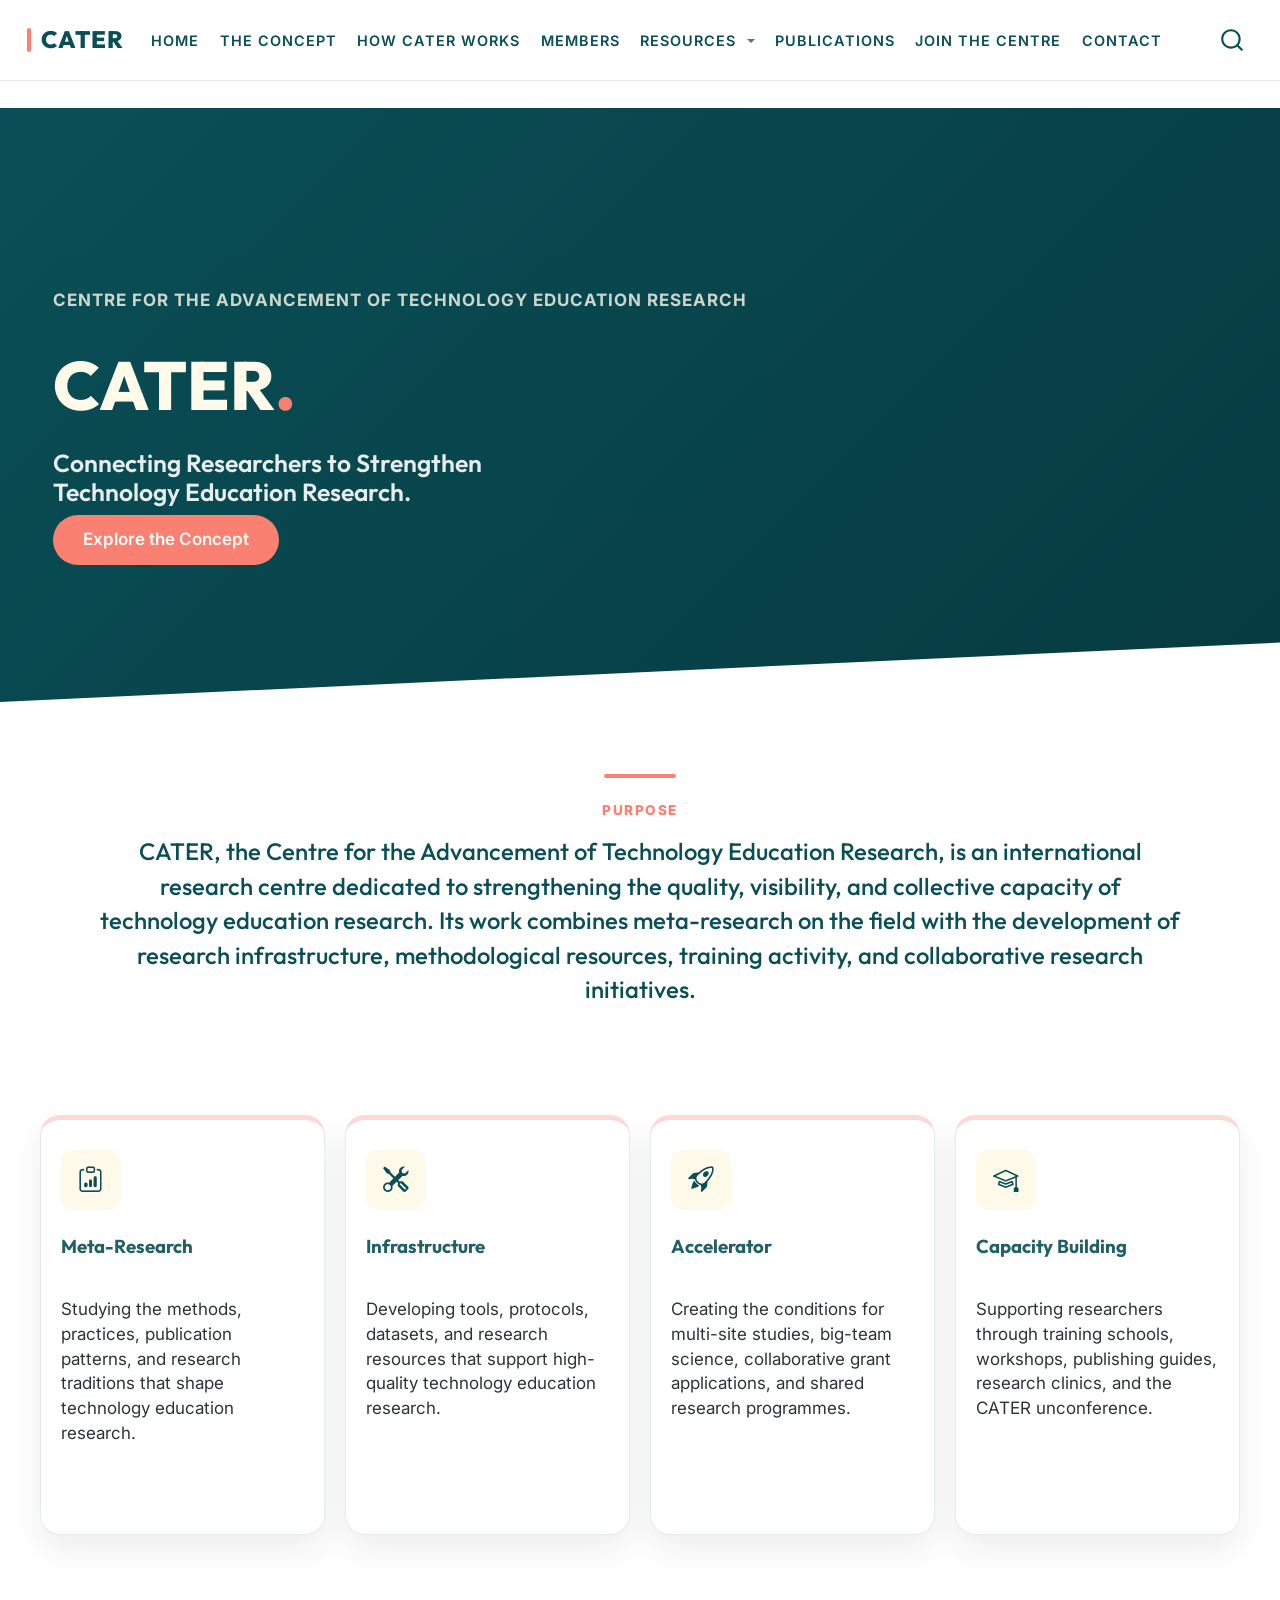
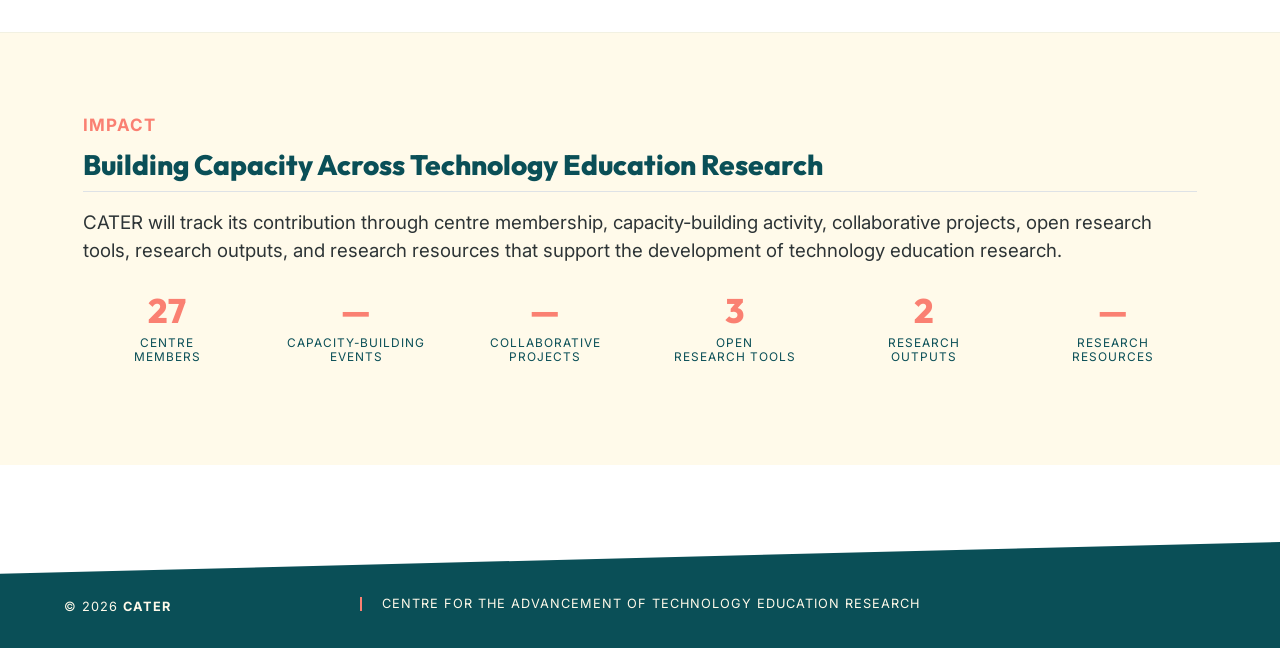
<file: index.html>
<!DOCTYPE html>
<html xmlns="http://www.w3.org/1999/xhtml" lang="en" xml:lang="en"><head>

<meta charset="utf-8">
<meta name="generator" content="quarto-1.8.26">

<meta name="viewport" content="width=device-width, initial-scale=1.0, user-scalable=yes">


<title>CATER</title>
<style>
code{white-space: pre-wrap;}
span.smallcaps{font-variant: small-caps;}
div.columns{display: flex; gap: min(4vw, 1.5em);}
div.column{flex: auto; overflow-x: auto;}
div.hanging-indent{margin-left: 1.5em; text-indent: -1.5em;}
ul.task-list{list-style: none;}
ul.task-list li input[type="checkbox"] {
  width: 0.8em;
  margin: 0 0.8em 0.2em -1em; /* quarto-specific, see https://github.com/quarto-dev/quarto-cli/issues/4556 */ 
  vertical-align: middle;
}
</style>


<script src="site_libs/quarto-nav/quarto-nav.js"></script>
<script src="site_libs/quarto-nav/headroom.min.js"></script>
<script src="site_libs/clipboard/clipboard.min.js"></script>
<script src="site_libs/quarto-search/autocomplete.umd.js"></script>
<script src="site_libs/quarto-search/fuse.min.js"></script>
<script src="site_libs/quarto-search/quarto-search.js"></script>
<meta name="quarto:offset" content="./">
<link href="./images/general_website_images/favicon.png" rel="icon" type="image/png">
<script src="site_libs/quarto-html/quarto.js" type="module"></script>
<script src="site_libs/quarto-html/tabsets/tabsets.js" type="module"></script>
<script src="site_libs/quarto-html/axe/axe-check.js" type="module"></script>
<script src="site_libs/quarto-html/popper.min.js"></script>
<script src="site_libs/quarto-html/tippy.umd.min.js"></script>
<script src="site_libs/quarto-html/anchor.min.js"></script>
<link href="site_libs/quarto-html/tippy.css" rel="stylesheet">
<link href="site_libs/quarto-html/quarto-syntax-highlighting-587c61ba64f3a5504c4d52d930310e48.css" rel="stylesheet" id="quarto-text-highlighting-styles">
<script src="site_libs/bootstrap/bootstrap.min.js"></script>
<link href="site_libs/bootstrap/bootstrap-icons.css" rel="stylesheet">
<link href="site_libs/bootstrap/bootstrap-7433b6b8479988bcbc681e2df79588c1.min.css" rel="stylesheet" append-hash="true" id="quarto-bootstrap" data-mode="light">
<script id="quarto-search-options" type="application/json">{
  "location": "navbar",
  "copy-button": false,
  "collapse-after": 3,
  "panel-placement": "end",
  "type": "overlay",
  "limit": 50,
  "keyboard-shortcut": [
    "f",
    "/",
    "s"
  ],
  "show-item-context": false,
  "language": {
    "search-no-results-text": "No results",
    "search-matching-documents-text": "matching documents",
    "search-copy-link-title": "Copy link to search",
    "search-hide-matches-text": "Hide additional matches",
    "search-more-match-text": "more match in this document",
    "search-more-matches-text": "more matches in this document",
    "search-clear-button-title": "Clear",
    "search-text-placeholder": "",
    "search-detached-cancel-button-title": "Cancel",
    "search-submit-button-title": "Submit",
    "search-label": "Search"
  }
}</script>
<link rel="stylesheet" href="https://cdn.jsdelivr.net/npm/bootstrap-icons@1.10.0/font/bootstrap-icons.css">


</head>

<body class="nav-fixed fullcontent quarto-light">

<div id="quarto-search-results"></div>
  <header id="quarto-header" class="headroom fixed-top">
    <nav class="navbar navbar-expand-lg " data-bs-theme="dark">
      <div class="navbar-container container-fluid">
      <div class="navbar-brand-container mx-auto">
    <a class="navbar-brand" href="./index.html">
    <span class="navbar-title">CATER</span>
    </a>
  </div>
            <div id="quarto-search" class="" title="Search"></div>
          <button class="navbar-toggler" type="button" data-bs-toggle="collapse" data-bs-target="#navbarCollapse" aria-controls="navbarCollapse" role="menu" aria-expanded="false" aria-label="Toggle navigation" onclick="if (window.quartoToggleHeadroom) { window.quartoToggleHeadroom(); }">
  <span class="navbar-toggler-icon"></span>
</button>
          <div class="collapse navbar-collapse" id="navbarCollapse">
            <ul class="navbar-nav navbar-nav-scroll me-auto">
  <li class="nav-item">
    <a class="nav-link active" href="./index.html" aria-current="page"> 
<span class="menu-text">Home</span></a>
  </li>  
  <li class="nav-item">
    <a class="nav-link" href="./the_concept.html"> 
<span class="menu-text">The Concept</span></a>
  </li>  
  <li class="nav-item">
    <a class="nav-link" href="./how_cater_works.html"> 
<span class="menu-text">How CATER Works</span></a>
  </li>  
  <li class="nav-item">
    <a class="nav-link" href="./members.html"> 
<span class="menu-text">Members</span></a>
  </li>  
  <li class="nav-item dropdown ">
    <a class="nav-link dropdown-toggle" href="#" id="nav-menu-resources" role="link" data-bs-toggle="dropdown" aria-expanded="false">
 <span class="menu-text">Resources</span>
    </a>
    <ul class="dropdown-menu" aria-labelledby="nav-menu-resources">    
        <li>
    <a class="dropdown-item" href="./web_apps.html">
 <span class="dropdown-text">Web Apps</span></a>
  </li>  
        <li>
    <a class="dropdown-item" href="./measurement_instruments.html">
 <span class="dropdown-text">Measurement Instruments</span></a>
  </li>  
    </ul>
  </li>
  <li class="nav-item">
    <a class="nav-link" href="./publications.html"> 
<span class="menu-text">Publications</span></a>
  </li>  
  <li class="nav-item">
    <a class="nav-link" href="./join_the_centre.html"> 
<span class="menu-text">Join the Centre</span></a>
  </li>  
  <li class="nav-item">
    <a class="nav-link" href="mailto:jeffrey.buckley@tus.ie?subject=CATER%20enquiry"> 
<span class="menu-text">Contact</span></a>
  </li>  
</ul>
          </div> <!-- /navcollapse -->
            <div class="quarto-navbar-tools">
</div>
      </div> <!-- /container-fluid -->
    </nav>
</header>
<!-- content -->
<div id="quarto-content" class="quarto-container page-columns page-rows-contents page-layout-article page-navbar">
<!-- sidebar -->
<!-- margin-sidebar -->
    
<!-- main -->
<main class="content page-columns page-full" id="quarto-document-content"><header id="title-block-header" class="quarto-title-block"></header>




<div class="column-screen hero-split">
<div class="container">
<p class="accent-text" style="color: #FFFAEA; opacity: 0.8; margin-bottom: 0;">
Centre for the Advancement of Technology Education Research
</p>
<h1>
CATER<span style="color: #FA8072;">.</span>
</h1>
<section id="connecting-researchers-to-strengthen-technology-education-research." class="level3">
<h3 class="anchored" data-anchor-id="connecting-researchers-to-strengthen-technology-education-research.">Connecting Researchers to Strengthen <br>Technology Education Research.</h3>
<p><a href="./the_concept.html" class="btn-cater" role="button">Explore the Concept</a></p>
</section>
</div>
</div>
<div class="column-screen">
<div class="homepage-bridge">
<p class="bridge-kicker">
Purpose
</p>
<p class="bridge-statement">
CATER, the Centre for the Advancement of Technology Education Research, is an international research centre dedicated to strengthening the quality, visibility, and collective capacity of technology education research. Its work combines meta-research on the field with the development of research infrastructure, methodological resources, training activity, and collaborative research initiatives.
</p>
</div>
</div>
<div class="column-screen" style="margin-top: 60px; margin-bottom: 80px;">
<div class="wide-container">
<div class="quarto-layout-panel" data-layout-ncol="4">
<div class="quarto-layout-row">
<div class="agenda-card quarto-layout-cell" style="flex-basis: 25.0%;justify-content: flex-start;">
<div class="icon-box">
<p><i class="bi bi-clipboard-data"></i></p>
</div>
<section id="meta-research" class="level3">
<h3 class="anchored" data-anchor-id="meta-research">Meta-Research</h3>
<p>Studying the methods, practices, publication patterns, and research traditions that shape technology education research.</p>
</section>
</div>
<div class="agenda-card quarto-layout-cell" style="flex-basis: 25.0%;justify-content: flex-start;">
<div class="icon-box">
<p><i class="bi bi-tools"></i></p>
</div>
<section id="infrastructure" class="level3">
<h3 class="anchored" data-anchor-id="infrastructure">Infrastructure</h3>
<p>Developing tools, protocols, datasets, and research resources that support high-quality technology education research.</p>
</section>
</div>
<div class="agenda-card quarto-layout-cell" style="flex-basis: 25.0%;justify-content: flex-start;">
<div class="icon-box">
<p><i class="bi bi-rocket-takeoff"></i></p>
</div>
<section id="accelerator" class="level3">
<h3 class="anchored" data-anchor-id="accelerator">Accelerator</h3>
<p>Creating the conditions for multi-site studies, big-team science, collaborative grant applications, and shared research programmes.</p>
</section>
</div>
<div class="agenda-card quarto-layout-cell" style="flex-basis: 25.0%;justify-content: flex-start;">
<div class="icon-box">
<p><i class="bi bi-mortarboard"></i></p>
</div>
<section id="capacity-building" class="level3">
<h3 class="anchored" data-anchor-id="capacity-building">Capacity Building</h3>
<p>Supporting researchers through training schools, workshops, publishing guides, research clinics, and the CATER unconference.</p>
</section>
</div>
</div>
</div>
</div>
</div>
<div class="column-screen impact-strip">
<div class="container">
<div class="row align-items-center">
<div class="col-md-7 text-start">
<span class="accent-text">Impact</span>
<h2 style="color: #0A4F57; font-weight: 800;" class="anchored">
Building Capacity Across Technology Education Research
</h2>
<p style="color: #2d3436; font-size: 1.1rem;">
CATER will track its contribution through centre membership, capacity-building activity, collaborative projects, open research tools, research outputs, and research resources that support the development of technology education research.
</p>
</div>
<div class="col-md-6">
<div class="text-center quarto-layout-panel" data-layout-ncol="6">
<div class="quarto-layout-row">
<div class="quarto-layout-cell" style="flex-basis: 16.7%;justify-content: flex-start;">
<p><span style="color: #FA8072; font-weight: 800; font-size: 2rem; font-family: 'Outfit', sans-serif; display: block;">27</span> <span style="font-size: 0.7rem; text-transform: uppercase; letter-spacing: 1px; line-height: 1.2; font-family: 'Inter', sans-serif; color: #0A4F57; display: block;">Centre<br>Members</span></p>
</div>
<div class="quarto-layout-cell" style="flex-basis: 16.7%;justify-content: flex-start;">
<p><span style="color: #FA8072; font-weight: 800; font-size: 2rem; font-family: 'Outfit', sans-serif; display: block;">—</span> <span style="font-size: 0.7rem; text-transform: uppercase; letter-spacing: 1px; line-height: 1.2; font-family: 'Inter', sans-serif; color: #0A4F57; display: block;">Capacity-Building<br>Events</span></p>
</div>
<div class="quarto-layout-cell" style="flex-basis: 16.7%;justify-content: flex-start;">
<p><span style="color: #FA8072; font-weight: 800; font-size: 2rem; font-family: 'Outfit', sans-serif; display: block;">—</span> <span style="font-size: 0.7rem; text-transform: uppercase; letter-spacing: 1px; line-height: 1.2; font-family: 'Inter', sans-serif; color: #0A4F57; display: block;">Collaborative<br>Projects</span></p>
</div>
<div class="quarto-layout-cell" style="flex-basis: 16.7%;justify-content: flex-start;">
<p><span style="color: #FA8072; font-weight: 800; font-size: 2rem; font-family: 'Outfit', sans-serif; display: block;">3</span> <span style="font-size: 0.7rem; text-transform: uppercase; letter-spacing: 1px; line-height: 1.2; font-family: 'Inter', sans-serif; color: #0A4F57; display: block;">Open<br>Research Tools</span></p>
</div>
<div class="quarto-layout-cell" style="flex-basis: 16.7%;justify-content: flex-start;">
<p><span style="color: #FA8072; font-weight: 800; font-size: 2rem; font-family: 'Outfit', sans-serif; display: block;">2</span> <span style="font-size: 0.7rem; text-transform: uppercase; letter-spacing: 1px; line-height: 1.2; font-family: 'Inter', sans-serif; color: #0A4F57; display: block;">Research<br>Outputs</span></p>
</div>
<div class="quarto-layout-cell" style="flex-basis: 16.7%;justify-content: flex-start;">
<p><span style="color: #FA8072; font-weight: 800; font-size: 2rem; font-family: 'Outfit', sans-serif; display: block;">—</span> <span style="font-size: 0.7rem; text-transform: uppercase; letter-spacing: 1px; line-height: 1.2; font-family: 'Inter', sans-serif; color: #0A4F57; display: block;">Research<br>Resources</span></p>
</div>
</div>
</div>
</div>
</div>
</div>
</div>



</main> <!-- /main -->
<script id="quarto-html-after-body" type="application/javascript">
  window.document.addEventListener("DOMContentLoaded", function (event) {
    const icon = "";
    const anchorJS = new window.AnchorJS();
    anchorJS.options = {
      placement: 'right',
      icon: icon
    };
    anchorJS.add('.anchored');
    const isCodeAnnotation = (el) => {
      for (const clz of el.classList) {
        if (clz.startsWith('code-annotation-')) {                     
          return true;
        }
      }
      return false;
    }
    const onCopySuccess = function(e) {
      // button target
      const button = e.trigger;
      // don't keep focus
      button.blur();
      // flash "checked"
      button.classList.add('code-copy-button-checked');
      var currentTitle = button.getAttribute("title");
      button.setAttribute("title", "Copied!");
      let tooltip;
      if (window.bootstrap) {
        button.setAttribute("data-bs-toggle", "tooltip");
        button.setAttribute("data-bs-placement", "left");
        button.setAttribute("data-bs-title", "Copied!");
        tooltip = new bootstrap.Tooltip(button, 
          { trigger: "manual", 
            customClass: "code-copy-button-tooltip",
            offset: [0, -8]});
        tooltip.show();    
      }
      setTimeout(function() {
        if (tooltip) {
          tooltip.hide();
          button.removeAttribute("data-bs-title");
          button.removeAttribute("data-bs-toggle");
          button.removeAttribute("data-bs-placement");
        }
        button.setAttribute("title", currentTitle);
        button.classList.remove('code-copy-button-checked');
      }, 1000);
      // clear code selection
      e.clearSelection();
    }
    const getTextToCopy = function(trigger) {
      const outerScaffold = trigger.parentElement.cloneNode(true);
      const codeEl = outerScaffold.querySelector('code');
      for (const childEl of codeEl.children) {
        if (isCodeAnnotation(childEl)) {
          childEl.remove();
        }
      }
      return codeEl.innerText;
    }
    const clipboard = new window.ClipboardJS('.code-copy-button:not([data-in-quarto-modal])', {
      text: getTextToCopy
    });
    clipboard.on('success', onCopySuccess);
    if (window.document.getElementById('quarto-embedded-source-code-modal')) {
      const clipboardModal = new window.ClipboardJS('.code-copy-button[data-in-quarto-modal]', {
        text: getTextToCopy,
        container: window.document.getElementById('quarto-embedded-source-code-modal')
      });
      clipboardModal.on('success', onCopySuccess);
    }
      var localhostRegex = new RegExp(/^(?:http|https):\/\/localhost\:?[0-9]*\//);
      var mailtoRegex = new RegExp(/^mailto:/);
        var filterRegex = new RegExp("https:\/\/cater-network\.com");
      var isInternal = (href) => {
          return filterRegex.test(href) || localhostRegex.test(href) || mailtoRegex.test(href);
      }
      // Inspect non-navigation links and adorn them if external
     var links = window.document.querySelectorAll('a[href]:not(.nav-link):not(.navbar-brand):not(.toc-action):not(.sidebar-link):not(.sidebar-item-toggle):not(.pagination-link):not(.no-external):not([aria-hidden]):not(.dropdown-item):not(.quarto-navigation-tool):not(.about-link)');
      for (var i=0; i<links.length; i++) {
        const link = links[i];
        if (!isInternal(link.href)) {
          // undo the damage that might have been done by quarto-nav.js in the case of
          // links that we want to consider external
          if (link.dataset.originalHref !== undefined) {
            link.href = link.dataset.originalHref;
          }
        }
      }
    function tippyHover(el, contentFn, onTriggerFn, onUntriggerFn) {
      const config = {
        allowHTML: true,
        maxWidth: 500,
        delay: 100,
        arrow: false,
        appendTo: function(el) {
            return el.parentElement;
        },
        interactive: true,
        interactiveBorder: 10,
        theme: 'quarto',
        placement: 'bottom-start',
      };
      if (contentFn) {
        config.content = contentFn;
      }
      if (onTriggerFn) {
        config.onTrigger = onTriggerFn;
      }
      if (onUntriggerFn) {
        config.onUntrigger = onUntriggerFn;
      }
      window.tippy(el, config); 
    }
    const noterefs = window.document.querySelectorAll('a[role="doc-noteref"]');
    for (var i=0; i<noterefs.length; i++) {
      const ref = noterefs[i];
      tippyHover(ref, function() {
        // use id or data attribute instead here
        let href = ref.getAttribute('data-footnote-href') || ref.getAttribute('href');
        try { href = new URL(href).hash; } catch {}
        const id = href.replace(/^#\/?/, "");
        const note = window.document.getElementById(id);
        if (note) {
          return note.innerHTML;
        } else {
          return "";
        }
      });
    }
    const xrefs = window.document.querySelectorAll('a.quarto-xref');
    const processXRef = (id, note) => {
      // Strip column container classes
      const stripColumnClz = (el) => {
        el.classList.remove("page-full", "page-columns");
        if (el.children) {
          for (const child of el.children) {
            stripColumnClz(child);
          }
        }
      }
      stripColumnClz(note)
      if (id === null || id.startsWith('sec-')) {
        // Special case sections, only their first couple elements
        const container = document.createElement("div");
        if (note.children && note.children.length > 2) {
          container.appendChild(note.children[0].cloneNode(true));
          for (let i = 1; i < note.children.length; i++) {
            const child = note.children[i];
            if (child.tagName === "P" && child.innerText === "") {
              continue;
            } else {
              container.appendChild(child.cloneNode(true));
              break;
            }
          }
          if (window.Quarto?.typesetMath) {
            window.Quarto.typesetMath(container);
          }
          return container.innerHTML
        } else {
          if (window.Quarto?.typesetMath) {
            window.Quarto.typesetMath(note);
          }
          return note.innerHTML;
        }
      } else {
        // Remove any anchor links if they are present
        const anchorLink = note.querySelector('a.anchorjs-link');
        if (anchorLink) {
          anchorLink.remove();
        }
        if (window.Quarto?.typesetMath) {
          window.Quarto.typesetMath(note);
        }
        if (note.classList.contains("callout")) {
          return note.outerHTML;
        } else {
          return note.innerHTML;
        }
      }
    }
    for (var i=0; i<xrefs.length; i++) {
      const xref = xrefs[i];
      tippyHover(xref, undefined, function(instance) {
        instance.disable();
        let url = xref.getAttribute('href');
        let hash = undefined; 
        if (url.startsWith('#')) {
          hash = url;
        } else {
          try { hash = new URL(url).hash; } catch {}
        }
        if (hash) {
          const id = hash.replace(/^#\/?/, "");
          const note = window.document.getElementById(id);
          if (note !== null) {
            try {
              const html = processXRef(id, note.cloneNode(true));
              instance.setContent(html);
            } finally {
              instance.enable();
              instance.show();
            }
          } else {
            // See if we can fetch this
            fetch(url.split('#')[0])
            .then(res => res.text())
            .then(html => {
              const parser = new DOMParser();
              const htmlDoc = parser.parseFromString(html, "text/html");
              const note = htmlDoc.getElementById(id);
              if (note !== null) {
                const html = processXRef(id, note);
                instance.setContent(html);
              } 
            }).finally(() => {
              instance.enable();
              instance.show();
            });
          }
        } else {
          // See if we can fetch a full url (with no hash to target)
          // This is a special case and we should probably do some content thinning / targeting
          fetch(url)
          .then(res => res.text())
          .then(html => {
            const parser = new DOMParser();
            const htmlDoc = parser.parseFromString(html, "text/html");
            const note = htmlDoc.querySelector('main.content');
            if (note !== null) {
              // This should only happen for chapter cross references
              // (since there is no id in the URL)
              // remove the first header
              if (note.children.length > 0 && note.children[0].tagName === "HEADER") {
                note.children[0].remove();
              }
              const html = processXRef(null, note);
              instance.setContent(html);
            } 
          }).finally(() => {
            instance.enable();
            instance.show();
          });
        }
      }, function(instance) {
      });
    }
        let selectedAnnoteEl;
        const selectorForAnnotation = ( cell, annotation) => {
          let cellAttr = 'data-code-cell="' + cell + '"';
          let lineAttr = 'data-code-annotation="' +  annotation + '"';
          const selector = 'span[' + cellAttr + '][' + lineAttr + ']';
          return selector;
        }
        const selectCodeLines = (annoteEl) => {
          const doc = window.document;
          const targetCell = annoteEl.getAttribute("data-target-cell");
          const targetAnnotation = annoteEl.getAttribute("data-target-annotation");
          const annoteSpan = window.document.querySelector(selectorForAnnotation(targetCell, targetAnnotation));
          const lines = annoteSpan.getAttribute("data-code-lines").split(",");
          const lineIds = lines.map((line) => {
            return targetCell + "-" + line;
          })
          let top = null;
          let height = null;
          let parent = null;
          if (lineIds.length > 0) {
              //compute the position of the single el (top and bottom and make a div)
              const el = window.document.getElementById(lineIds[0]);
              top = el.offsetTop;
              height = el.offsetHeight;
              parent = el.parentElement.parentElement;
            if (lineIds.length > 1) {
              const lastEl = window.document.getElementById(lineIds[lineIds.length - 1]);
              const bottom = lastEl.offsetTop + lastEl.offsetHeight;
              height = bottom - top;
            }
            if (top !== null && height !== null && parent !== null) {
              // cook up a div (if necessary) and position it 
              let div = window.document.getElementById("code-annotation-line-highlight");
              if (div === null) {
                div = window.document.createElement("div");
                div.setAttribute("id", "code-annotation-line-highlight");
                div.style.position = 'absolute';
                parent.appendChild(div);
              }
              div.style.top = top - 2 + "px";
              div.style.height = height + 4 + "px";
              div.style.left = 0;
              let gutterDiv = window.document.getElementById("code-annotation-line-highlight-gutter");
              if (gutterDiv === null) {
                gutterDiv = window.document.createElement("div");
                gutterDiv.setAttribute("id", "code-annotation-line-highlight-gutter");
                gutterDiv.style.position = 'absolute';
                const codeCell = window.document.getElementById(targetCell);
                const gutter = codeCell.querySelector('.code-annotation-gutter');
                gutter.appendChild(gutterDiv);
              }
              gutterDiv.style.top = top - 2 + "px";
              gutterDiv.style.height = height + 4 + "px";
            }
            selectedAnnoteEl = annoteEl;
          }
        };
        const unselectCodeLines = () => {
          const elementsIds = ["code-annotation-line-highlight", "code-annotation-line-highlight-gutter"];
          elementsIds.forEach((elId) => {
            const div = window.document.getElementById(elId);
            if (div) {
              div.remove();
            }
          });
          selectedAnnoteEl = undefined;
        };
          // Handle positioning of the toggle
      window.addEventListener(
        "resize",
        throttle(() => {
          elRect = undefined;
          if (selectedAnnoteEl) {
            selectCodeLines(selectedAnnoteEl);
          }
        }, 10)
      );
      function throttle(fn, ms) {
      let throttle = false;
      let timer;
        return (...args) => {
          if(!throttle) { // first call gets through
              fn.apply(this, args);
              throttle = true;
          } else { // all the others get throttled
              if(timer) clearTimeout(timer); // cancel #2
              timer = setTimeout(() => {
                fn.apply(this, args);
                timer = throttle = false;
              }, ms);
          }
        };
      }
        // Attach click handler to the DT
        const annoteDls = window.document.querySelectorAll('dt[data-target-cell]');
        for (const annoteDlNode of annoteDls) {
          annoteDlNode.addEventListener('click', (event) => {
            const clickedEl = event.target;
            if (clickedEl !== selectedAnnoteEl) {
              unselectCodeLines();
              const activeEl = window.document.querySelector('dt[data-target-cell].code-annotation-active');
              if (activeEl) {
                activeEl.classList.remove('code-annotation-active');
              }
              selectCodeLines(clickedEl);
              clickedEl.classList.add('code-annotation-active');
            } else {
              // Unselect the line
              unselectCodeLines();
              clickedEl.classList.remove('code-annotation-active');
            }
          });
        }
    const findCites = (el) => {
      const parentEl = el.parentElement;
      if (parentEl) {
        const cites = parentEl.dataset.cites;
        if (cites) {
          return {
            el,
            cites: cites.split(' ')
          };
        } else {
          return findCites(el.parentElement)
        }
      } else {
        return undefined;
      }
    };
    var bibliorefs = window.document.querySelectorAll('a[role="doc-biblioref"]');
    for (var i=0; i<bibliorefs.length; i++) {
      const ref = bibliorefs[i];
      const citeInfo = findCites(ref);
      if (citeInfo) {
        tippyHover(citeInfo.el, function() {
          var popup = window.document.createElement('div');
          citeInfo.cites.forEach(function(cite) {
            var citeDiv = window.document.createElement('div');
            citeDiv.classList.add('hanging-indent');
            citeDiv.classList.add('csl-entry');
            var biblioDiv = window.document.getElementById('ref-' + cite);
            if (biblioDiv) {
              citeDiv.innerHTML = biblioDiv.innerHTML;
            }
            popup.appendChild(citeDiv);
          });
          return popup.innerHTML;
        });
      }
    }
  });
  </script>
</div> <!-- /content -->
<footer class="footer">
  <div class="nav-footer">
    <div class="nav-footer-left">
<p>© 2026 <strong>CATER</strong></p>
</div>   
    <div class="nav-footer-center">
<p>Centre for the Advancement of Technology Education Research</p>
</div>
    <div class="nav-footer-right">
      &nbsp;
    </div>
  </div>
</footer>




</body></html>
</file>
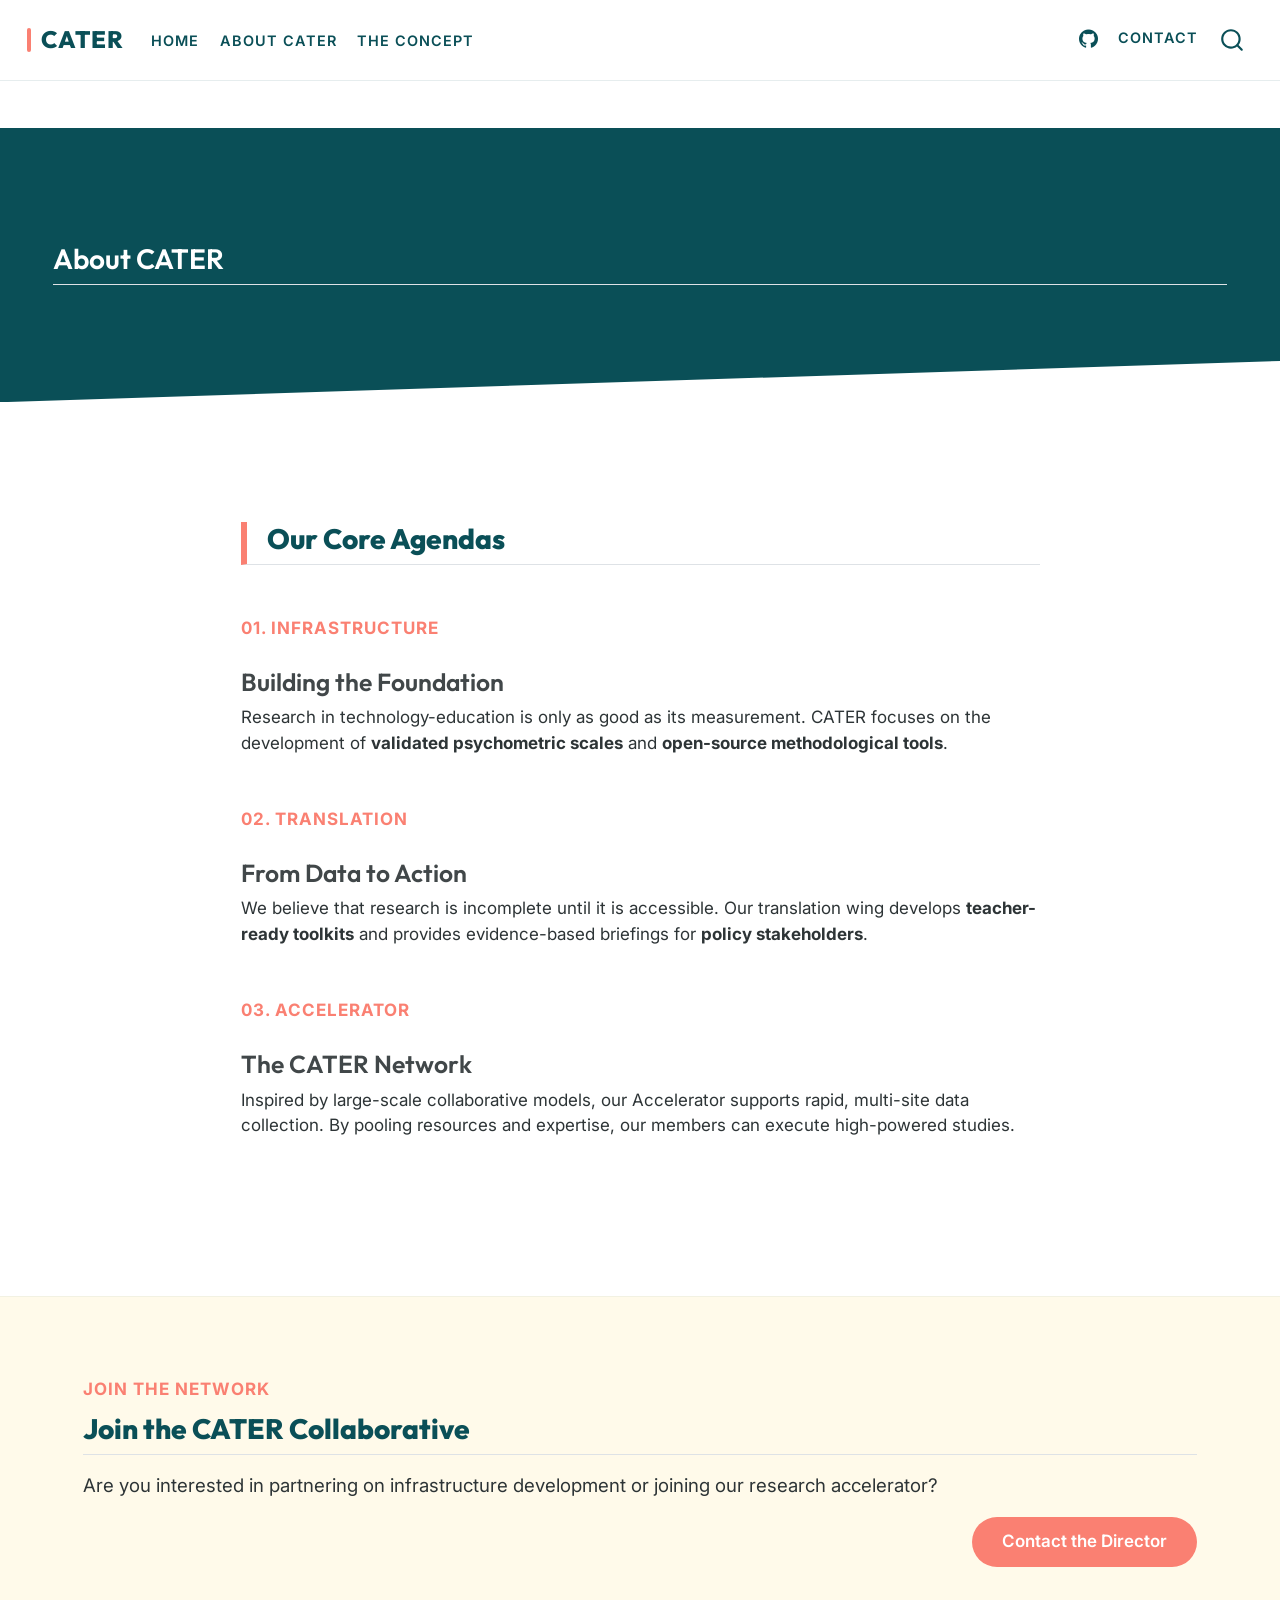
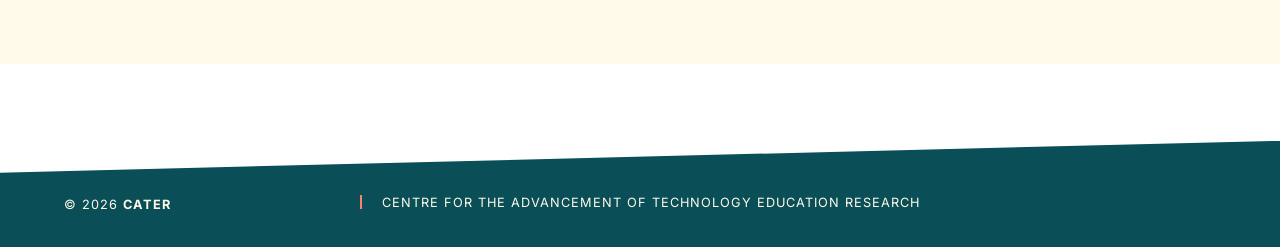
<file: about.html>
<!DOCTYPE html>
<html xmlns="http://www.w3.org/1999/xhtml" lang="en" xml:lang="en"><head>

<meta charset="utf-8">
<meta name="generator" content="quarto-1.8.26">

<meta name="viewport" content="width=device-width, initial-scale=1.0, user-scalable=yes">


<title>about – CATER</title>
<style>
code{white-space: pre-wrap;}
span.smallcaps{font-variant: small-caps;}
div.columns{display: flex; gap: min(4vw, 1.5em);}
div.column{flex: auto; overflow-x: auto;}
div.hanging-indent{margin-left: 1.5em; text-indent: -1.5em;}
ul.task-list{list-style: none;}
ul.task-list li input[type="checkbox"] {
  width: 0.8em;
  margin: 0 0.8em 0.2em -1em; /* quarto-specific, see https://github.com/quarto-dev/quarto-cli/issues/4556 */ 
  vertical-align: middle;
}
</style>


<script src="site_libs/quarto-nav/quarto-nav.js"></script>
<script src="site_libs/quarto-nav/headroom.min.js"></script>
<script src="site_libs/clipboard/clipboard.min.js"></script>
<script src="site_libs/quarto-search/autocomplete.umd.js"></script>
<script src="site_libs/quarto-search/fuse.min.js"></script>
<script src="site_libs/quarto-search/quarto-search.js"></script>
<meta name="quarto:offset" content="./">
<script src="site_libs/quarto-html/quarto.js" type="module"></script>
<script src="site_libs/quarto-html/tabsets/tabsets.js" type="module"></script>
<script src="site_libs/quarto-html/axe/axe-check.js" type="module"></script>
<script src="site_libs/quarto-html/popper.min.js"></script>
<script src="site_libs/quarto-html/tippy.umd.min.js"></script>
<script src="site_libs/quarto-html/anchor.min.js"></script>
<link href="site_libs/quarto-html/tippy.css" rel="stylesheet">
<link href="site_libs/quarto-html/quarto-syntax-highlighting-587c61ba64f3a5504c4d52d930310e48.css" rel="stylesheet" id="quarto-text-highlighting-styles">
<script src="site_libs/bootstrap/bootstrap.min.js"></script>
<link href="site_libs/bootstrap/bootstrap-icons.css" rel="stylesheet">
<link href="site_libs/bootstrap/bootstrap-1f9dbaae81fa9d0c86c969661dcb720a.min.css" rel="stylesheet" append-hash="true" id="quarto-bootstrap" data-mode="light">
<script id="quarto-search-options" type="application/json">{
  "location": "navbar",
  "copy-button": false,
  "collapse-after": 3,
  "panel-placement": "end",
  "type": "overlay",
  "limit": 50,
  "keyboard-shortcut": [
    "f",
    "/",
    "s"
  ],
  "show-item-context": false,
  "language": {
    "search-no-results-text": "No results",
    "search-matching-documents-text": "matching documents",
    "search-copy-link-title": "Copy link to search",
    "search-hide-matches-text": "Hide additional matches",
    "search-more-match-text": "more match in this document",
    "search-more-matches-text": "more matches in this document",
    "search-clear-button-title": "Clear",
    "search-text-placeholder": "",
    "search-detached-cancel-button-title": "Cancel",
    "search-submit-button-title": "Submit",
    "search-label": "Search"
  }
}</script>
<link rel="stylesheet" href="https://cdn.jsdelivr.net/npm/bootstrap-icons@1.10.0/font/bootstrap-icons.css">


</head>

<body class="nav-fixed fullcontent quarto-light">

<div id="quarto-search-results"></div>
  <header id="quarto-header" class="headroom fixed-top">
    <nav class="navbar navbar-expand-lg " data-bs-theme="dark">
      <div class="navbar-container container-fluid">
      <div class="navbar-brand-container mx-auto">
    <a class="navbar-brand" href="./index.html">
    <span class="navbar-title">CATER</span>
    </a>
  </div>
            <div id="quarto-search" class="" title="Search"></div>
          <button class="navbar-toggler" type="button" data-bs-toggle="collapse" data-bs-target="#navbarCollapse" aria-controls="navbarCollapse" role="menu" aria-expanded="false" aria-label="Toggle navigation" onclick="if (window.quartoToggleHeadroom) { window.quartoToggleHeadroom(); }">
  <span class="navbar-toggler-icon"></span>
</button>
          <div class="collapse navbar-collapse" id="navbarCollapse">
            <ul class="navbar-nav navbar-nav-scroll me-auto">
  <li class="nav-item">
    <a class="nav-link" href="./index.html"> 
<span class="menu-text">Home</span></a>
  </li>  
  <li class="nav-item">
    <a class="nav-link active" href="./about.html" aria-current="page"> 
<span class="menu-text">About CATER</span></a>
  </li>  
  <li class="nav-item">
    <a class="nav-link" href="./the_concept.html"> 
<span class="menu-text">The Concept</span></a>
  </li>  
</ul>
            <ul class="navbar-nav navbar-nav-scroll ms-auto">
  <li class="nav-item compact">
    <a class="nav-link" href="https://github.com/"> <i class="bi bi-github" role="img">
</i> 
<span class="menu-text"></span></a>
  </li>  
  <li class="nav-item">
    <a class="nav-link" href="./about.html"> 
<span class="menu-text">Contact</span></a>
  </li>  
</ul>
          </div> <!-- /navcollapse -->
            <div class="quarto-navbar-tools">
</div>
      </div> <!-- /container-fluid -->
    </nav>
</header>
<!-- content -->
<div id="quarto-content" class="quarto-container page-columns page-rows-contents page-layout-article page-navbar">
<!-- sidebar -->
<!-- margin-sidebar -->
    
<!-- main -->
<main class="content page-columns page-full" id="quarto-document-content"><header id="title-block-header" class="quarto-title-block"></header>




<div class="column-screen hero-mini">
<div class="container">
<p></p>
<section id="about-cater" class="level2">
<h2 class="anchored" data-anchor-id="about-cater">About CATER</h2>
</section>
</div>
</div>
<section id="our-core-agendas" class="level2 container agenda-section" style="margin-top: 40px;">
<h2 class="anchored" data-anchor-id="our-core-agendas">Our Core Agendas</h2>
<div class="row mt-5">
<div class="col-md-4">
<p><span class="accent-text">01. Infrastructure</span></p>
</div>
<section id="building-the-foundation" class="level3 col-md-8">
<h3 class="anchored" data-anchor-id="building-the-foundation">Building the Foundation</h3>
<p>Research in technology-education is only as good as its measurement. CATER focuses on the development of <strong>validated psychometric scales</strong> and <strong>open-source methodological tools</strong>.</p>
</section>
</div>
<div class="row mt-5">
<div class="col-md-4">
<p><span class="accent-text">02. Translation</span></p>
</div>
<section id="from-data-to-action" class="level3 col-md-8">
<h3 class="anchored" data-anchor-id="from-data-to-action">From Data to Action</h3>
<p>We believe that research is incomplete until it is accessible. Our translation wing develops <strong>teacher-ready toolkits</strong> and provides evidence-based briefings for <strong>policy stakeholders</strong>.</p>
</section>
</div>
<div class="row mt-5">
<div class="col-md-4">
<p><span class="accent-text">03. Accelerator</span></p>
</div>
<section id="the-cater-network" class="level3 col-md-8">
<h3 class="anchored" data-anchor-id="the-cater-network">The CATER Network</h3>
<p>Inspired by large-scale collaborative models, our Accelerator supports rapid, multi-site data collection. By pooling resources and expertise, our members can execute high-powered studies.</p>
</section>
</div>
</section>
<div class="column-screen impact-strip" style="margin-top: 60px;">
<div class="container">
<div class="row align-items-center">
<div class="col-md-8 text-start">
<span class="accent-text">Join the Network</span>
<h2 style="color: #0A4F57; font-weight: 800;" class="anchored">
Join the CATER Collaborative
</h2>
<p style="color: #2d3436; font-size: 1.1rem;">
Are you interested in partnering on infrastructure development or joining our research accelerator?
</p>
</div>
<div class="col-md-4 text-end">
<p><span class="btn-cater" role="button">Contact the Director</span></p>
</div>
</div>
</div>
</div>



</main> <!-- /main -->
<script id="quarto-html-after-body" type="application/javascript">
  window.document.addEventListener("DOMContentLoaded", function (event) {
    const icon = "";
    const anchorJS = new window.AnchorJS();
    anchorJS.options = {
      placement: 'right',
      icon: icon
    };
    anchorJS.add('.anchored');
    const isCodeAnnotation = (el) => {
      for (const clz of el.classList) {
        if (clz.startsWith('code-annotation-')) {                     
          return true;
        }
      }
      return false;
    }
    const onCopySuccess = function(e) {
      // button target
      const button = e.trigger;
      // don't keep focus
      button.blur();
      // flash "checked"
      button.classList.add('code-copy-button-checked');
      var currentTitle = button.getAttribute("title");
      button.setAttribute("title", "Copied!");
      let tooltip;
      if (window.bootstrap) {
        button.setAttribute("data-bs-toggle", "tooltip");
        button.setAttribute("data-bs-placement", "left");
        button.setAttribute("data-bs-title", "Copied!");
        tooltip = new bootstrap.Tooltip(button, 
          { trigger: "manual", 
            customClass: "code-copy-button-tooltip",
            offset: [0, -8]});
        tooltip.show();    
      }
      setTimeout(function() {
        if (tooltip) {
          tooltip.hide();
          button.removeAttribute("data-bs-title");
          button.removeAttribute("data-bs-toggle");
          button.removeAttribute("data-bs-placement");
        }
        button.setAttribute("title", currentTitle);
        button.classList.remove('code-copy-button-checked');
      }, 1000);
      // clear code selection
      e.clearSelection();
    }
    const getTextToCopy = function(trigger) {
      const outerScaffold = trigger.parentElement.cloneNode(true);
      const codeEl = outerScaffold.querySelector('code');
      for (const childEl of codeEl.children) {
        if (isCodeAnnotation(childEl)) {
          childEl.remove();
        }
      }
      return codeEl.innerText;
    }
    const clipboard = new window.ClipboardJS('.code-copy-button:not([data-in-quarto-modal])', {
      text: getTextToCopy
    });
    clipboard.on('success', onCopySuccess);
    if (window.document.getElementById('quarto-embedded-source-code-modal')) {
      const clipboardModal = new window.ClipboardJS('.code-copy-button[data-in-quarto-modal]', {
        text: getTextToCopy,
        container: window.document.getElementById('quarto-embedded-source-code-modal')
      });
      clipboardModal.on('success', onCopySuccess);
    }
      var localhostRegex = new RegExp(/^(?:http|https):\/\/localhost\:?[0-9]*\//);
      var mailtoRegex = new RegExp(/^mailto:/);
        var filterRegex = new RegExp("https:\/\/cater-network\.com");
      var isInternal = (href) => {
          return filterRegex.test(href) || localhostRegex.test(href) || mailtoRegex.test(href);
      }
      // Inspect non-navigation links and adorn them if external
     var links = window.document.querySelectorAll('a[href]:not(.nav-link):not(.navbar-brand):not(.toc-action):not(.sidebar-link):not(.sidebar-item-toggle):not(.pagination-link):not(.no-external):not([aria-hidden]):not(.dropdown-item):not(.quarto-navigation-tool):not(.about-link)');
      for (var i=0; i<links.length; i++) {
        const link = links[i];
        if (!isInternal(link.href)) {
          // undo the damage that might have been done by quarto-nav.js in the case of
          // links that we want to consider external
          if (link.dataset.originalHref !== undefined) {
            link.href = link.dataset.originalHref;
          }
        }
      }
    function tippyHover(el, contentFn, onTriggerFn, onUntriggerFn) {
      const config = {
        allowHTML: true,
        maxWidth: 500,
        delay: 100,
        arrow: false,
        appendTo: function(el) {
            return el.parentElement;
        },
        interactive: true,
        interactiveBorder: 10,
        theme: 'quarto',
        placement: 'bottom-start',
      };
      if (contentFn) {
        config.content = contentFn;
      }
      if (onTriggerFn) {
        config.onTrigger = onTriggerFn;
      }
      if (onUntriggerFn) {
        config.onUntrigger = onUntriggerFn;
      }
      window.tippy(el, config); 
    }
    const noterefs = window.document.querySelectorAll('a[role="doc-noteref"]');
    for (var i=0; i<noterefs.length; i++) {
      const ref = noterefs[i];
      tippyHover(ref, function() {
        // use id or data attribute instead here
        let href = ref.getAttribute('data-footnote-href') || ref.getAttribute('href');
        try { href = new URL(href).hash; } catch {}
        const id = href.replace(/^#\/?/, "");
        const note = window.document.getElementById(id);
        if (note) {
          return note.innerHTML;
        } else {
          return "";
        }
      });
    }
    const xrefs = window.document.querySelectorAll('a.quarto-xref');
    const processXRef = (id, note) => {
      // Strip column container classes
      const stripColumnClz = (el) => {
        el.classList.remove("page-full", "page-columns");
        if (el.children) {
          for (const child of el.children) {
            stripColumnClz(child);
          }
        }
      }
      stripColumnClz(note)
      if (id === null || id.startsWith('sec-')) {
        // Special case sections, only their first couple elements
        const container = document.createElement("div");
        if (note.children && note.children.length > 2) {
          container.appendChild(note.children[0].cloneNode(true));
          for (let i = 1; i < note.children.length; i++) {
            const child = note.children[i];
            if (child.tagName === "P" && child.innerText === "") {
              continue;
            } else {
              container.appendChild(child.cloneNode(true));
              break;
            }
          }
          if (window.Quarto?.typesetMath) {
            window.Quarto.typesetMath(container);
          }
          return container.innerHTML
        } else {
          if (window.Quarto?.typesetMath) {
            window.Quarto.typesetMath(note);
          }
          return note.innerHTML;
        }
      } else {
        // Remove any anchor links if they are present
        const anchorLink = note.querySelector('a.anchorjs-link');
        if (anchorLink) {
          anchorLink.remove();
        }
        if (window.Quarto?.typesetMath) {
          window.Quarto.typesetMath(note);
        }
        if (note.classList.contains("callout")) {
          return note.outerHTML;
        } else {
          return note.innerHTML;
        }
      }
    }
    for (var i=0; i<xrefs.length; i++) {
      const xref = xrefs[i];
      tippyHover(xref, undefined, function(instance) {
        instance.disable();
        let url = xref.getAttribute('href');
        let hash = undefined; 
        if (url.startsWith('#')) {
          hash = url;
        } else {
          try { hash = new URL(url).hash; } catch {}
        }
        if (hash) {
          const id = hash.replace(/^#\/?/, "");
          const note = window.document.getElementById(id);
          if (note !== null) {
            try {
              const html = processXRef(id, note.cloneNode(true));
              instance.setContent(html);
            } finally {
              instance.enable();
              instance.show();
            }
          } else {
            // See if we can fetch this
            fetch(url.split('#')[0])
            .then(res => res.text())
            .then(html => {
              const parser = new DOMParser();
              const htmlDoc = parser.parseFromString(html, "text/html");
              const note = htmlDoc.getElementById(id);
              if (note !== null) {
                const html = processXRef(id, note);
                instance.setContent(html);
              } 
            }).finally(() => {
              instance.enable();
              instance.show();
            });
          }
        } else {
          // See if we can fetch a full url (with no hash to target)
          // This is a special case and we should probably do some content thinning / targeting
          fetch(url)
          .then(res => res.text())
          .then(html => {
            const parser = new DOMParser();
            const htmlDoc = parser.parseFromString(html, "text/html");
            const note = htmlDoc.querySelector('main.content');
            if (note !== null) {
              // This should only happen for chapter cross references
              // (since there is no id in the URL)
              // remove the first header
              if (note.children.length > 0 && note.children[0].tagName === "HEADER") {
                note.children[0].remove();
              }
              const html = processXRef(null, note);
              instance.setContent(html);
            } 
          }).finally(() => {
            instance.enable();
            instance.show();
          });
        }
      }, function(instance) {
      });
    }
        let selectedAnnoteEl;
        const selectorForAnnotation = ( cell, annotation) => {
          let cellAttr = 'data-code-cell="' + cell + '"';
          let lineAttr = 'data-code-annotation="' +  annotation + '"';
          const selector = 'span[' + cellAttr + '][' + lineAttr + ']';
          return selector;
        }
        const selectCodeLines = (annoteEl) => {
          const doc = window.document;
          const targetCell = annoteEl.getAttribute("data-target-cell");
          const targetAnnotation = annoteEl.getAttribute("data-target-annotation");
          const annoteSpan = window.document.querySelector(selectorForAnnotation(targetCell, targetAnnotation));
          const lines = annoteSpan.getAttribute("data-code-lines").split(",");
          const lineIds = lines.map((line) => {
            return targetCell + "-" + line;
          })
          let top = null;
          let height = null;
          let parent = null;
          if (lineIds.length > 0) {
              //compute the position of the single el (top and bottom and make a div)
              const el = window.document.getElementById(lineIds[0]);
              top = el.offsetTop;
              height = el.offsetHeight;
              parent = el.parentElement.parentElement;
            if (lineIds.length > 1) {
              const lastEl = window.document.getElementById(lineIds[lineIds.length - 1]);
              const bottom = lastEl.offsetTop + lastEl.offsetHeight;
              height = bottom - top;
            }
            if (top !== null && height !== null && parent !== null) {
              // cook up a div (if necessary) and position it 
              let div = window.document.getElementById("code-annotation-line-highlight");
              if (div === null) {
                div = window.document.createElement("div");
                div.setAttribute("id", "code-annotation-line-highlight");
                div.style.position = 'absolute';
                parent.appendChild(div);
              }
              div.style.top = top - 2 + "px";
              div.style.height = height + 4 + "px";
              div.style.left = 0;
              let gutterDiv = window.document.getElementById("code-annotation-line-highlight-gutter");
              if (gutterDiv === null) {
                gutterDiv = window.document.createElement("div");
                gutterDiv.setAttribute("id", "code-annotation-line-highlight-gutter");
                gutterDiv.style.position = 'absolute';
                const codeCell = window.document.getElementById(targetCell);
                const gutter = codeCell.querySelector('.code-annotation-gutter');
                gutter.appendChild(gutterDiv);
              }
              gutterDiv.style.top = top - 2 + "px";
              gutterDiv.style.height = height + 4 + "px";
            }
            selectedAnnoteEl = annoteEl;
          }
        };
        const unselectCodeLines = () => {
          const elementsIds = ["code-annotation-line-highlight", "code-annotation-line-highlight-gutter"];
          elementsIds.forEach((elId) => {
            const div = window.document.getElementById(elId);
            if (div) {
              div.remove();
            }
          });
          selectedAnnoteEl = undefined;
        };
          // Handle positioning of the toggle
      window.addEventListener(
        "resize",
        throttle(() => {
          elRect = undefined;
          if (selectedAnnoteEl) {
            selectCodeLines(selectedAnnoteEl);
          }
        }, 10)
      );
      function throttle(fn, ms) {
      let throttle = false;
      let timer;
        return (...args) => {
          if(!throttle) { // first call gets through
              fn.apply(this, args);
              throttle = true;
          } else { // all the others get throttled
              if(timer) clearTimeout(timer); // cancel #2
              timer = setTimeout(() => {
                fn.apply(this, args);
                timer = throttle = false;
              }, ms);
          }
        };
      }
        // Attach click handler to the DT
        const annoteDls = window.document.querySelectorAll('dt[data-target-cell]');
        for (const annoteDlNode of annoteDls) {
          annoteDlNode.addEventListener('click', (event) => {
            const clickedEl = event.target;
            if (clickedEl !== selectedAnnoteEl) {
              unselectCodeLines();
              const activeEl = window.document.querySelector('dt[data-target-cell].code-annotation-active');
              if (activeEl) {
                activeEl.classList.remove('code-annotation-active');
              }
              selectCodeLines(clickedEl);
              clickedEl.classList.add('code-annotation-active');
            } else {
              // Unselect the line
              unselectCodeLines();
              clickedEl.classList.remove('code-annotation-active');
            }
          });
        }
    const findCites = (el) => {
      const parentEl = el.parentElement;
      if (parentEl) {
        const cites = parentEl.dataset.cites;
        if (cites) {
          return {
            el,
            cites: cites.split(' ')
          };
        } else {
          return findCites(el.parentElement)
        }
      } else {
        return undefined;
      }
    };
    var bibliorefs = window.document.querySelectorAll('a[role="doc-biblioref"]');
    for (var i=0; i<bibliorefs.length; i++) {
      const ref = bibliorefs[i];
      const citeInfo = findCites(ref);
      if (citeInfo) {
        tippyHover(citeInfo.el, function() {
          var popup = window.document.createElement('div');
          citeInfo.cites.forEach(function(cite) {
            var citeDiv = window.document.createElement('div');
            citeDiv.classList.add('hanging-indent');
            citeDiv.classList.add('csl-entry');
            var biblioDiv = window.document.getElementById('ref-' + cite);
            if (biblioDiv) {
              citeDiv.innerHTML = biblioDiv.innerHTML;
            }
            popup.appendChild(citeDiv);
          });
          return popup.innerHTML;
        });
      }
    }
  });
  </script>
</div> <!-- /content -->
<footer class="footer">
  <div class="nav-footer">
    <div class="nav-footer-left">
<p>© 2026 <strong>CATER</strong></p>
</div>   
    <div class="nav-footer-center">
<p>Centre for the Advancement of Technology Education Research</p>
</div>
    <div class="nav-footer-right">
      &nbsp;
    </div>
  </div>
</footer>




</body></html>
</file>
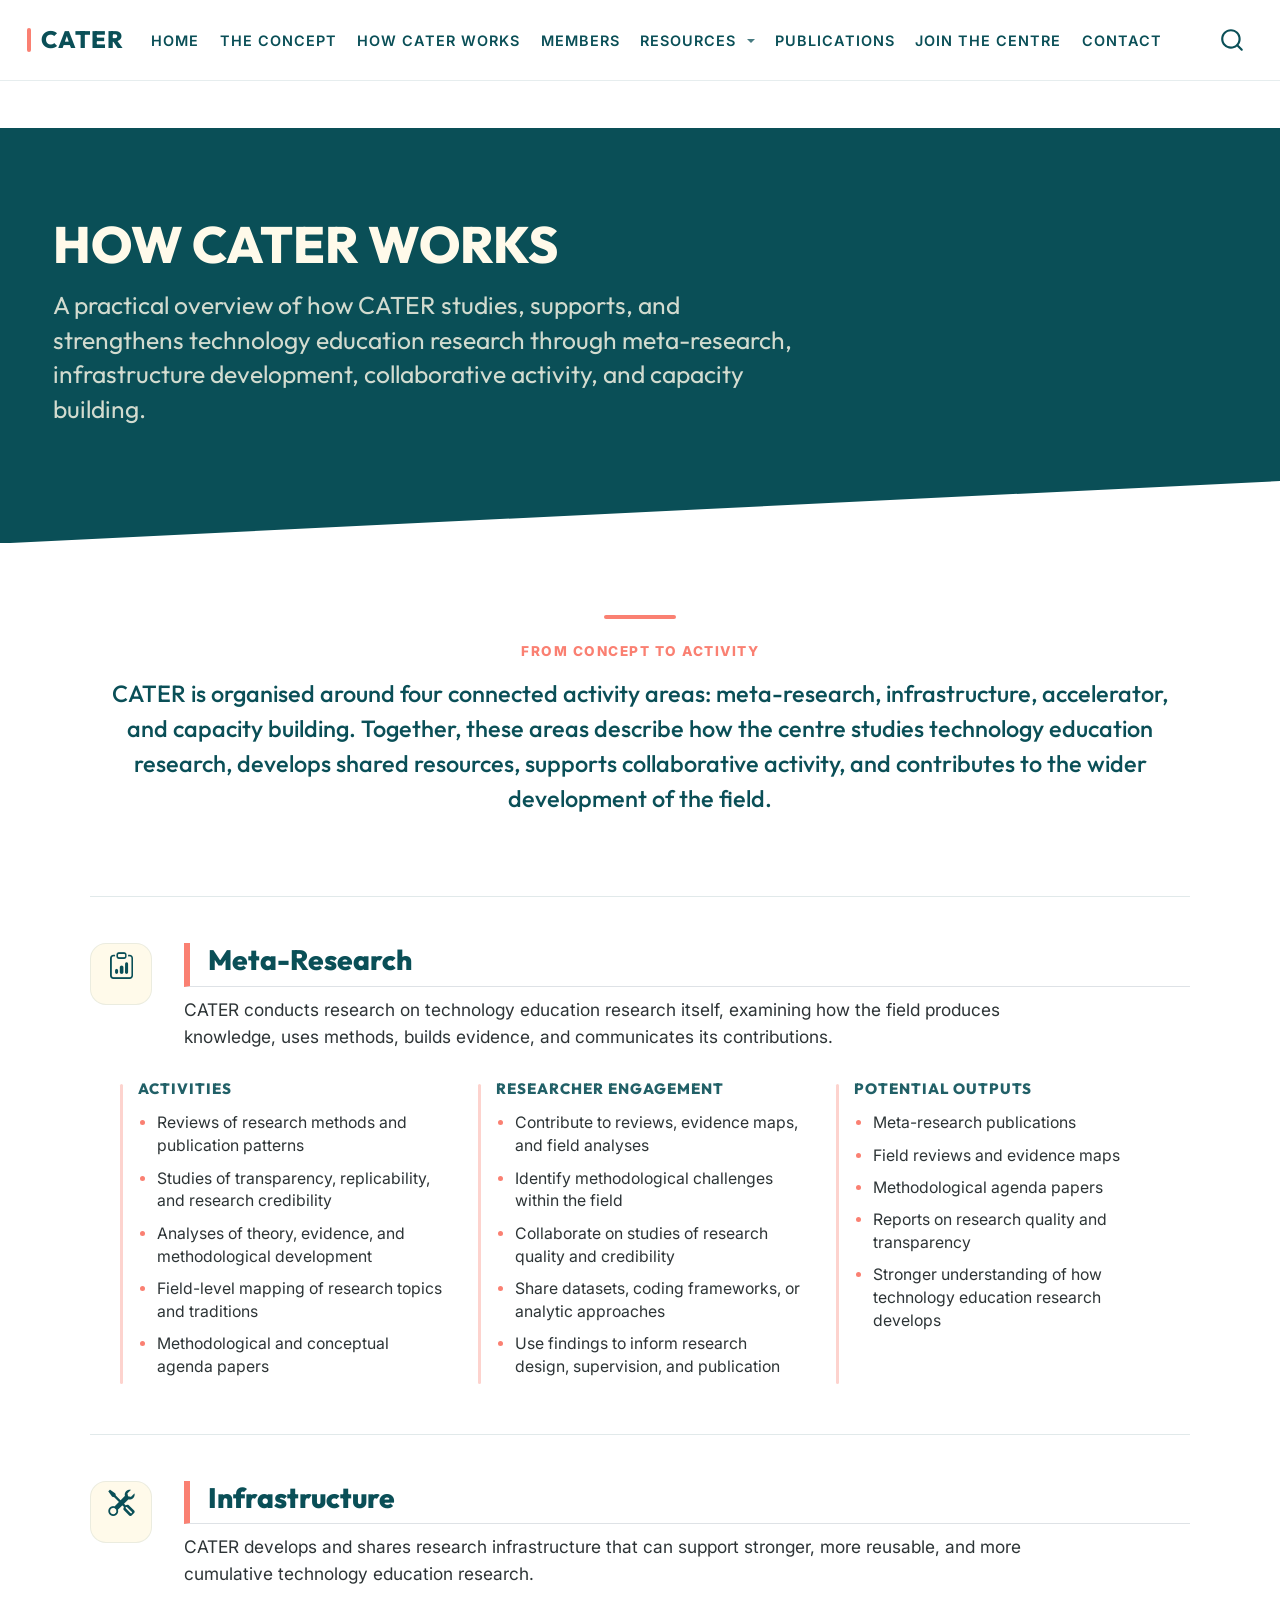
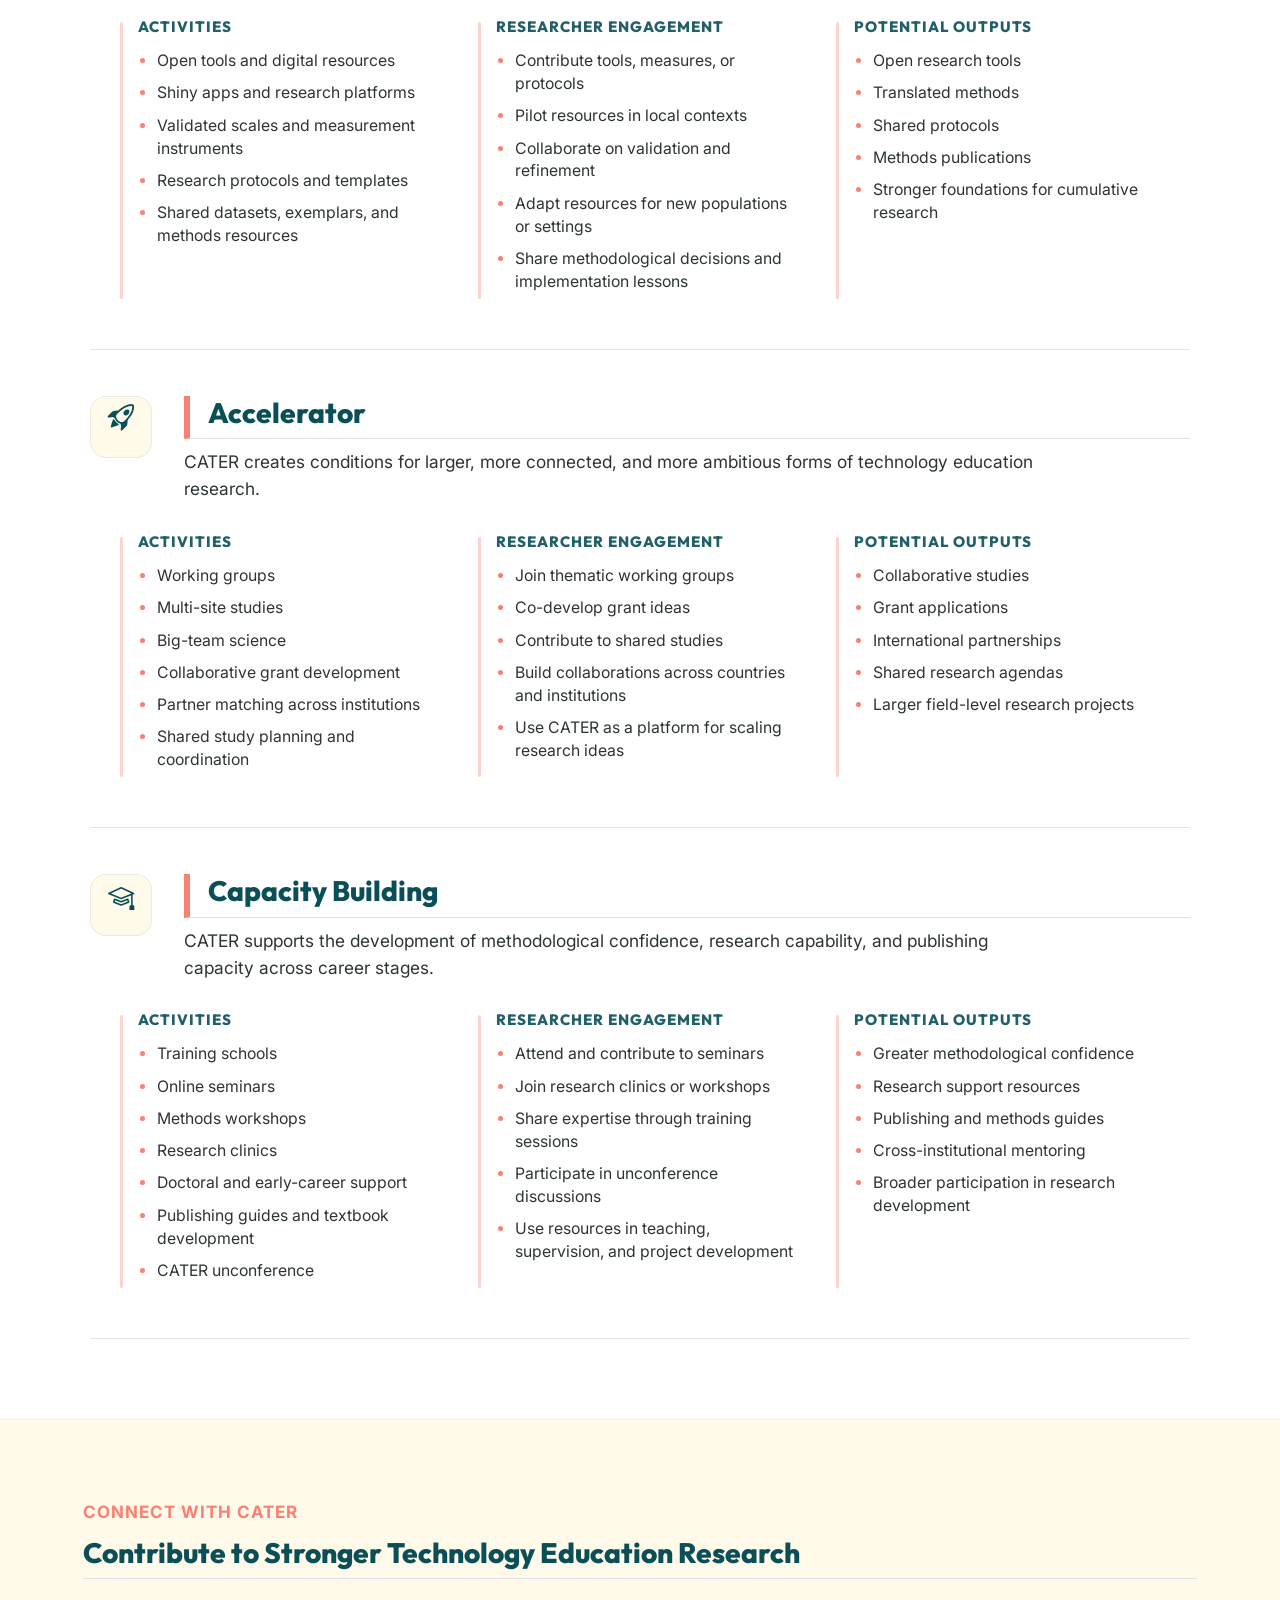
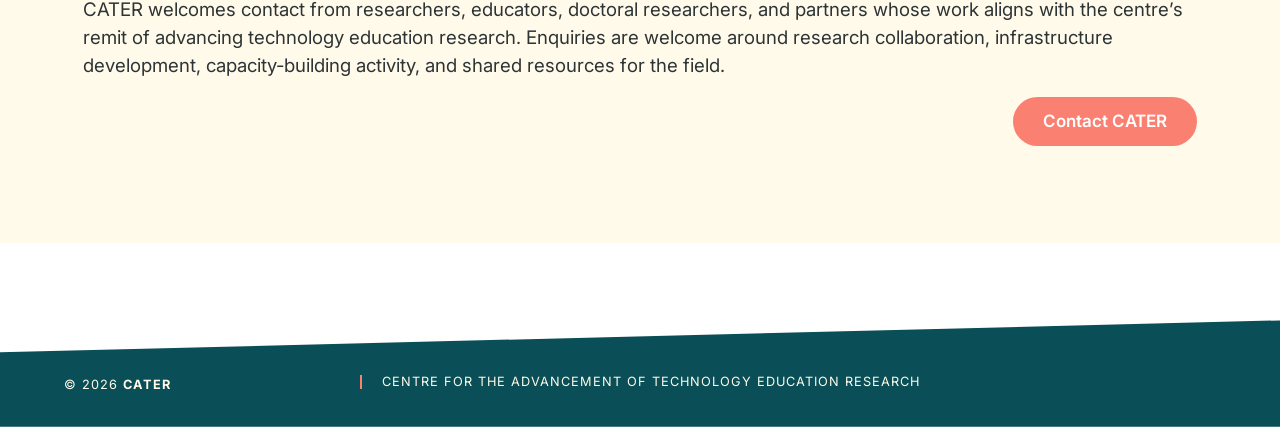
<file: how_cater_works.html>
<!DOCTYPE html>
<html xmlns="http://www.w3.org/1999/xhtml" lang="en" xml:lang="en"><head>

<meta charset="utf-8">
<meta name="generator" content="quarto-1.8.26">

<meta name="viewport" content="width=device-width, initial-scale=1.0, user-scalable=yes">


<title>how_cater_works – CATER</title>
<style>
code{white-space: pre-wrap;}
span.smallcaps{font-variant: small-caps;}
div.columns{display: flex; gap: min(4vw, 1.5em);}
div.column{flex: auto; overflow-x: auto;}
div.hanging-indent{margin-left: 1.5em; text-indent: -1.5em;}
ul.task-list{list-style: none;}
ul.task-list li input[type="checkbox"] {
  width: 0.8em;
  margin: 0 0.8em 0.2em -1em; /* quarto-specific, see https://github.com/quarto-dev/quarto-cli/issues/4556 */ 
  vertical-align: middle;
}
</style>


<script src="site_libs/quarto-nav/quarto-nav.js"></script>
<script src="site_libs/quarto-nav/headroom.min.js"></script>
<script src="site_libs/clipboard/clipboard.min.js"></script>
<script src="site_libs/quarto-search/autocomplete.umd.js"></script>
<script src="site_libs/quarto-search/fuse.min.js"></script>
<script src="site_libs/quarto-search/quarto-search.js"></script>
<meta name="quarto:offset" content="./">
<link href="./images/general_website_images/favicon.png" rel="icon" type="image/png">
<script src="site_libs/quarto-html/quarto.js" type="module"></script>
<script src="site_libs/quarto-html/tabsets/tabsets.js" type="module"></script>
<script src="site_libs/quarto-html/axe/axe-check.js" type="module"></script>
<script src="site_libs/quarto-html/popper.min.js"></script>
<script src="site_libs/quarto-html/tippy.umd.min.js"></script>
<script src="site_libs/quarto-html/anchor.min.js"></script>
<link href="site_libs/quarto-html/tippy.css" rel="stylesheet">
<link href="site_libs/quarto-html/quarto-syntax-highlighting-587c61ba64f3a5504c4d52d930310e48.css" rel="stylesheet" id="quarto-text-highlighting-styles">
<script src="site_libs/bootstrap/bootstrap.min.js"></script>
<link href="site_libs/bootstrap/bootstrap-icons.css" rel="stylesheet">
<link href="site_libs/bootstrap/bootstrap-7433b6b8479988bcbc681e2df79588c1.min.css" rel="stylesheet" append-hash="true" id="quarto-bootstrap" data-mode="light">
<script id="quarto-search-options" type="application/json">{
  "location": "navbar",
  "copy-button": false,
  "collapse-after": 3,
  "panel-placement": "end",
  "type": "overlay",
  "limit": 50,
  "keyboard-shortcut": [
    "f",
    "/",
    "s"
  ],
  "show-item-context": false,
  "language": {
    "search-no-results-text": "No results",
    "search-matching-documents-text": "matching documents",
    "search-copy-link-title": "Copy link to search",
    "search-hide-matches-text": "Hide additional matches",
    "search-more-match-text": "more match in this document",
    "search-more-matches-text": "more matches in this document",
    "search-clear-button-title": "Clear",
    "search-text-placeholder": "",
    "search-detached-cancel-button-title": "Cancel",
    "search-submit-button-title": "Submit",
    "search-label": "Search"
  }
}</script>
<link rel="stylesheet" href="https://cdn.jsdelivr.net/npm/bootstrap-icons@1.10.0/font/bootstrap-icons.css">


</head>

<body class="nav-fixed fullcontent quarto-light">

<div id="quarto-search-results"></div>
  <header id="quarto-header" class="headroom fixed-top">
    <nav class="navbar navbar-expand-lg " data-bs-theme="dark">
      <div class="navbar-container container-fluid">
      <div class="navbar-brand-container mx-auto">
    <a class="navbar-brand" href="./index.html">
    <span class="navbar-title">CATER</span>
    </a>
  </div>
            <div id="quarto-search" class="" title="Search"></div>
          <button class="navbar-toggler" type="button" data-bs-toggle="collapse" data-bs-target="#navbarCollapse" aria-controls="navbarCollapse" role="menu" aria-expanded="false" aria-label="Toggle navigation" onclick="if (window.quartoToggleHeadroom) { window.quartoToggleHeadroom(); }">
  <span class="navbar-toggler-icon"></span>
</button>
          <div class="collapse navbar-collapse" id="navbarCollapse">
            <ul class="navbar-nav navbar-nav-scroll me-auto">
  <li class="nav-item">
    <a class="nav-link" href="./index.html"> 
<span class="menu-text">Home</span></a>
  </li>  
  <li class="nav-item">
    <a class="nav-link" href="./the_concept.html"> 
<span class="menu-text">The Concept</span></a>
  </li>  
  <li class="nav-item">
    <a class="nav-link active" href="./how_cater_works.html" aria-current="page"> 
<span class="menu-text">How CATER Works</span></a>
  </li>  
  <li class="nav-item">
    <a class="nav-link" href="./members.html"> 
<span class="menu-text">Members</span></a>
  </li>  
  <li class="nav-item dropdown ">
    <a class="nav-link dropdown-toggle" href="#" id="nav-menu-resources" role="link" data-bs-toggle="dropdown" aria-expanded="false">
 <span class="menu-text">Resources</span>
    </a>
    <ul class="dropdown-menu" aria-labelledby="nav-menu-resources">    
        <li>
    <a class="dropdown-item" href="./web_apps.html">
 <span class="dropdown-text">Web Apps</span></a>
  </li>  
        <li>
    <a class="dropdown-item" href="./measurement_instruments.html">
 <span class="dropdown-text">Measurement Instruments</span></a>
  </li>  
    </ul>
  </li>
  <li class="nav-item">
    <a class="nav-link" href="./publications.html"> 
<span class="menu-text">Publications</span></a>
  </li>  
  <li class="nav-item">
    <a class="nav-link" href="./join_the_centre.html"> 
<span class="menu-text">Join the Centre</span></a>
  </li>  
  <li class="nav-item">
    <a class="nav-link" href="mailto:jeffrey.buckley@tus.ie?subject=CATER%20enquiry"> 
<span class="menu-text">Contact</span></a>
  </li>  
</ul>
          </div> <!-- /navcollapse -->
            <div class="quarto-navbar-tools">
</div>
      </div> <!-- /container-fluid -->
    </nav>
</header>
<!-- content -->
<div id="quarto-content" class="quarto-container page-columns page-rows-contents page-layout-article page-navbar">
<!-- sidebar -->
<!-- margin-sidebar -->
    
<!-- main -->
<main class="content page-columns page-full" id="quarto-document-content"><header id="title-block-header" class="quarto-title-block"></header>




<div class="column-screen hero-mini">
<section id="how-cater-works" class="level2 container">
<h2 class="anchored" data-anchor-id="how-cater-works">HOW CATER WORKS</h2>
<p class="hero-subtitle">
A practical overview of how CATER studies, supports, and strengthens technology education research through meta-research, infrastructure development, collaborative activity, and capacity building.
</p>
</section>
</div>
<div class="column-screen">
<div class="works-intro">
<p class="bridge-kicker">
From concept to activity
</p>
<p class="works-lead">
CATER is organised around four connected activity areas: meta-research, infrastructure, accelerator, and capacity building. Together, these areas describe how the centre studies technology education research, develops shared resources, supports collaborative activity, and contributes to the wider development of the field.
</p>
</div>
</div>
<div class="works-section">
<div class="activity-panel">
<div class="activity-header">
<div class="activity-icon">
<p><i class="bi bi-clipboard-data"></i></p>
</div>
<section id="meta-research" class="level2 activity-heading">
<h2 class="anchored" data-anchor-id="meta-research">Meta-Research</h2>
<p>CATER conducts research on technology education research itself, examining how the field produces knowledge, uses methods, builds evidence, and communicates its contributions.</p>
</section>
</div>
<div class="activity-grid">
<section id="activities" class="level3 activity-list">
<h3 class="anchored" data-anchor-id="activities">Activities</h3>
<ul>
<li>Reviews of research methods and publication patterns</li>
<li>Studies of transparency, replicability, and research credibility</li>
<li>Analyses of theory, evidence, and methodological development</li>
<li>Field-level mapping of research topics and traditions</li>
<li>Methodological and conceptual agenda papers</li>
</ul>
</section>
<section id="researcher-engagement" class="level3 activity-list">
<h3 class="anchored" data-anchor-id="researcher-engagement">Researcher engagement</h3>
<ul>
<li>Contribute to reviews, evidence maps, and field analyses</li>
<li>Identify methodological challenges within the field</li>
<li>Collaborate on studies of research quality and credibility</li>
<li>Share datasets, coding frameworks, or analytic approaches</li>
<li>Use findings to inform research design, supervision, and publication</li>
</ul>
</section>
<section id="potential-outputs" class="level3 activity-list">
<h3 class="anchored" data-anchor-id="potential-outputs">Potential outputs</h3>
<ul>
<li>Meta-research publications</li>
<li>Field reviews and evidence maps</li>
<li>Methodological agenda papers</li>
<li>Reports on research quality and transparency</li>
<li>Stronger understanding of how technology education research develops</li>
</ul>
</section>
</div>
</div>
<div class="activity-panel">
<div class="activity-header">
<div class="activity-icon">
<p><i class="bi bi-tools"></i></p>
</div>
<section id="infrastructure" class="level2 activity-heading">
<h2 class="anchored" data-anchor-id="infrastructure">Infrastructure</h2>
<p>CATER develops and shares research infrastructure that can support stronger, more reusable, and more cumulative technology education research.</p>
</section>
</div>
<div class="activity-grid">
<section id="activities-1" class="level3 activity-list">
<h3 class="anchored" data-anchor-id="activities-1">Activities</h3>
<ul>
<li>Open tools and digital resources</li>
<li>Shiny apps and research platforms</li>
<li>Validated scales and measurement instruments</li>
<li>Research protocols and templates</li>
<li>Shared datasets, exemplars, and methods resources</li>
</ul>
</section>
<section id="researcher-engagement-1" class="level3 activity-list">
<h3 class="anchored" data-anchor-id="researcher-engagement-1">Researcher engagement</h3>
<ul>
<li>Contribute tools, measures, or protocols</li>
<li>Pilot resources in local contexts</li>
<li>Collaborate on validation and refinement</li>
<li>Adapt resources for new populations or settings</li>
<li>Share methodological decisions and implementation lessons</li>
</ul>
</section>
<section id="potential-outputs-1" class="level3 activity-list">
<h3 class="anchored" data-anchor-id="potential-outputs-1">Potential outputs</h3>
<ul>
<li>Open research tools</li>
<li>Translated methods</li>
<li>Shared protocols</li>
<li>Methods publications</li>
<li>Stronger foundations for cumulative research</li>
</ul>
</section>
</div>
</div>
<div class="activity-panel">
<div class="activity-header">
<div class="activity-icon">
<p><i class="bi bi-rocket-takeoff"></i></p>
</div>
<section id="accelerator" class="level2 activity-heading">
<h2 class="anchored" data-anchor-id="accelerator">Accelerator</h2>
<p>CATER creates conditions for larger, more connected, and more ambitious forms of technology education research.</p>
</section>
</div>
<div class="activity-grid">
<section id="activities-2" class="level3 activity-list">
<h3 class="anchored" data-anchor-id="activities-2">Activities</h3>
<ul>
<li>Working groups</li>
<li>Multi-site studies</li>
<li>Big-team science</li>
<li>Collaborative grant development</li>
<li>Partner matching across institutions</li>
<li>Shared study planning and coordination</li>
</ul>
</section>
<section id="researcher-engagement-2" class="level3 activity-list">
<h3 class="anchored" data-anchor-id="researcher-engagement-2">Researcher engagement</h3>
<ul>
<li>Join thematic working groups</li>
<li>Co-develop grant ideas</li>
<li>Contribute to shared studies</li>
<li>Build collaborations across countries and institutions</li>
<li>Use CATER as a platform for scaling research ideas</li>
</ul>
</section>
<section id="potential-outputs-2" class="level3 activity-list">
<h3 class="anchored" data-anchor-id="potential-outputs-2">Potential outputs</h3>
<ul>
<li>Collaborative studies</li>
<li>Grant applications</li>
<li>International partnerships</li>
<li>Shared research agendas</li>
<li>Larger field-level research projects</li>
</ul>
</section>
</div>
</div>
<div class="activity-panel">
<div class="activity-header">
<div class="activity-icon">
<p><i class="bi bi-mortarboard"></i></p>
</div>
<section id="capacity-building" class="level2 activity-heading">
<h2 class="anchored" data-anchor-id="capacity-building">Capacity Building</h2>
<p>CATER supports the development of methodological confidence, research capability, and publishing capacity across career stages.</p>
</section>
</div>
<div class="activity-grid">
<section id="activities-3" class="level3 activity-list">
<h3 class="anchored" data-anchor-id="activities-3">Activities</h3>
<ul>
<li>Training schools</li>
<li>Online seminars</li>
<li>Methods workshops</li>
<li>Research clinics</li>
<li>Doctoral and early-career support</li>
<li>Publishing guides and textbook development</li>
<li>CATER unconference</li>
</ul>
</section>
<section id="researcher-engagement-3" class="level3 activity-list">
<h3 class="anchored" data-anchor-id="researcher-engagement-3">Researcher engagement</h3>
<ul>
<li>Attend and contribute to seminars</li>
<li>Join research clinics or workshops</li>
<li>Share expertise through training sessions</li>
<li>Participate in unconference discussions</li>
<li>Use resources in teaching, supervision, and project development</li>
</ul>
</section>
<section id="potential-outputs-3" class="level3 activity-list">
<h3 class="anchored" data-anchor-id="potential-outputs-3">Potential outputs</h3>
<ul>
<li>Greater methodological confidence</li>
<li>Research support resources</li>
<li>Publishing and methods guides</li>
<li>Cross-institutional mentoring</li>
<li>Broader participation in research development</li>
</ul>
</section>
</div>
</div>
</div>
<div class="column-screen impact-strip" style="margin-top: 60px;">
<div class="container">
<div class="row align-items-center">
<div class="col-md-8 text-start">
<span class="accent-text">Connect with CATER</span>
<h2 style="color: #0A4F57; font-weight: 800;" class="anchored">
Contribute to Stronger Technology Education Research
</h2>
<p style="color: #2d3436; font-size: 1.1rem;">
CATER welcomes contact from researchers, educators, doctoral researchers, and partners whose work aligns with the centre’s remit of advancing technology education research. Enquiries are welcome around research collaboration, infrastructure development, capacity-building activity, and shared resources for the field.
</p>
</div>
<div class="col-md-4 text-end">
<p><a href="mailto:jeffrey.buckley@tus.ie?subject=CATER%20enquiry" class="btn-cater" role="button">Contact CATER</a></p>
</div>
</div>
</div>
</div>



</main> <!-- /main -->
<script id="quarto-html-after-body" type="application/javascript">
  window.document.addEventListener("DOMContentLoaded", function (event) {
    const icon = "";
    const anchorJS = new window.AnchorJS();
    anchorJS.options = {
      placement: 'right',
      icon: icon
    };
    anchorJS.add('.anchored');
    const isCodeAnnotation = (el) => {
      for (const clz of el.classList) {
        if (clz.startsWith('code-annotation-')) {                     
          return true;
        }
      }
      return false;
    }
    const onCopySuccess = function(e) {
      // button target
      const button = e.trigger;
      // don't keep focus
      button.blur();
      // flash "checked"
      button.classList.add('code-copy-button-checked');
      var currentTitle = button.getAttribute("title");
      button.setAttribute("title", "Copied!");
      let tooltip;
      if (window.bootstrap) {
        button.setAttribute("data-bs-toggle", "tooltip");
        button.setAttribute("data-bs-placement", "left");
        button.setAttribute("data-bs-title", "Copied!");
        tooltip = new bootstrap.Tooltip(button, 
          { trigger: "manual", 
            customClass: "code-copy-button-tooltip",
            offset: [0, -8]});
        tooltip.show();    
      }
      setTimeout(function() {
        if (tooltip) {
          tooltip.hide();
          button.removeAttribute("data-bs-title");
          button.removeAttribute("data-bs-toggle");
          button.removeAttribute("data-bs-placement");
        }
        button.setAttribute("title", currentTitle);
        button.classList.remove('code-copy-button-checked');
      }, 1000);
      // clear code selection
      e.clearSelection();
    }
    const getTextToCopy = function(trigger) {
      const outerScaffold = trigger.parentElement.cloneNode(true);
      const codeEl = outerScaffold.querySelector('code');
      for (const childEl of codeEl.children) {
        if (isCodeAnnotation(childEl)) {
          childEl.remove();
        }
      }
      return codeEl.innerText;
    }
    const clipboard = new window.ClipboardJS('.code-copy-button:not([data-in-quarto-modal])', {
      text: getTextToCopy
    });
    clipboard.on('success', onCopySuccess);
    if (window.document.getElementById('quarto-embedded-source-code-modal')) {
      const clipboardModal = new window.ClipboardJS('.code-copy-button[data-in-quarto-modal]', {
        text: getTextToCopy,
        container: window.document.getElementById('quarto-embedded-source-code-modal')
      });
      clipboardModal.on('success', onCopySuccess);
    }
      var localhostRegex = new RegExp(/^(?:http|https):\/\/localhost\:?[0-9]*\//);
      var mailtoRegex = new RegExp(/^mailto:/);
        var filterRegex = new RegExp("https:\/\/cater-network\.com");
      var isInternal = (href) => {
          return filterRegex.test(href) || localhostRegex.test(href) || mailtoRegex.test(href);
      }
      // Inspect non-navigation links and adorn them if external
     var links = window.document.querySelectorAll('a[href]:not(.nav-link):not(.navbar-brand):not(.toc-action):not(.sidebar-link):not(.sidebar-item-toggle):not(.pagination-link):not(.no-external):not([aria-hidden]):not(.dropdown-item):not(.quarto-navigation-tool):not(.about-link)');
      for (var i=0; i<links.length; i++) {
        const link = links[i];
        if (!isInternal(link.href)) {
          // undo the damage that might have been done by quarto-nav.js in the case of
          // links that we want to consider external
          if (link.dataset.originalHref !== undefined) {
            link.href = link.dataset.originalHref;
          }
        }
      }
    function tippyHover(el, contentFn, onTriggerFn, onUntriggerFn) {
      const config = {
        allowHTML: true,
        maxWidth: 500,
        delay: 100,
        arrow: false,
        appendTo: function(el) {
            return el.parentElement;
        },
        interactive: true,
        interactiveBorder: 10,
        theme: 'quarto',
        placement: 'bottom-start',
      };
      if (contentFn) {
        config.content = contentFn;
      }
      if (onTriggerFn) {
        config.onTrigger = onTriggerFn;
      }
      if (onUntriggerFn) {
        config.onUntrigger = onUntriggerFn;
      }
      window.tippy(el, config); 
    }
    const noterefs = window.document.querySelectorAll('a[role="doc-noteref"]');
    for (var i=0; i<noterefs.length; i++) {
      const ref = noterefs[i];
      tippyHover(ref, function() {
        // use id or data attribute instead here
        let href = ref.getAttribute('data-footnote-href') || ref.getAttribute('href');
        try { href = new URL(href).hash; } catch {}
        const id = href.replace(/^#\/?/, "");
        const note = window.document.getElementById(id);
        if (note) {
          return note.innerHTML;
        } else {
          return "";
        }
      });
    }
    const xrefs = window.document.querySelectorAll('a.quarto-xref');
    const processXRef = (id, note) => {
      // Strip column container classes
      const stripColumnClz = (el) => {
        el.classList.remove("page-full", "page-columns");
        if (el.children) {
          for (const child of el.children) {
            stripColumnClz(child);
          }
        }
      }
      stripColumnClz(note)
      if (id === null || id.startsWith('sec-')) {
        // Special case sections, only their first couple elements
        const container = document.createElement("div");
        if (note.children && note.children.length > 2) {
          container.appendChild(note.children[0].cloneNode(true));
          for (let i = 1; i < note.children.length; i++) {
            const child = note.children[i];
            if (child.tagName === "P" && child.innerText === "") {
              continue;
            } else {
              container.appendChild(child.cloneNode(true));
              break;
            }
          }
          if (window.Quarto?.typesetMath) {
            window.Quarto.typesetMath(container);
          }
          return container.innerHTML
        } else {
          if (window.Quarto?.typesetMath) {
            window.Quarto.typesetMath(note);
          }
          return note.innerHTML;
        }
      } else {
        // Remove any anchor links if they are present
        const anchorLink = note.querySelector('a.anchorjs-link');
        if (anchorLink) {
          anchorLink.remove();
        }
        if (window.Quarto?.typesetMath) {
          window.Quarto.typesetMath(note);
        }
        if (note.classList.contains("callout")) {
          return note.outerHTML;
        } else {
          return note.innerHTML;
        }
      }
    }
    for (var i=0; i<xrefs.length; i++) {
      const xref = xrefs[i];
      tippyHover(xref, undefined, function(instance) {
        instance.disable();
        let url = xref.getAttribute('href');
        let hash = undefined; 
        if (url.startsWith('#')) {
          hash = url;
        } else {
          try { hash = new URL(url).hash; } catch {}
        }
        if (hash) {
          const id = hash.replace(/^#\/?/, "");
          const note = window.document.getElementById(id);
          if (note !== null) {
            try {
              const html = processXRef(id, note.cloneNode(true));
              instance.setContent(html);
            } finally {
              instance.enable();
              instance.show();
            }
          } else {
            // See if we can fetch this
            fetch(url.split('#')[0])
            .then(res => res.text())
            .then(html => {
              const parser = new DOMParser();
              const htmlDoc = parser.parseFromString(html, "text/html");
              const note = htmlDoc.getElementById(id);
              if (note !== null) {
                const html = processXRef(id, note);
                instance.setContent(html);
              } 
            }).finally(() => {
              instance.enable();
              instance.show();
            });
          }
        } else {
          // See if we can fetch a full url (with no hash to target)
          // This is a special case and we should probably do some content thinning / targeting
          fetch(url)
          .then(res => res.text())
          .then(html => {
            const parser = new DOMParser();
            const htmlDoc = parser.parseFromString(html, "text/html");
            const note = htmlDoc.querySelector('main.content');
            if (note !== null) {
              // This should only happen for chapter cross references
              // (since there is no id in the URL)
              // remove the first header
              if (note.children.length > 0 && note.children[0].tagName === "HEADER") {
                note.children[0].remove();
              }
              const html = processXRef(null, note);
              instance.setContent(html);
            } 
          }).finally(() => {
            instance.enable();
            instance.show();
          });
        }
      }, function(instance) {
      });
    }
        let selectedAnnoteEl;
        const selectorForAnnotation = ( cell, annotation) => {
          let cellAttr = 'data-code-cell="' + cell + '"';
          let lineAttr = 'data-code-annotation="' +  annotation + '"';
          const selector = 'span[' + cellAttr + '][' + lineAttr + ']';
          return selector;
        }
        const selectCodeLines = (annoteEl) => {
          const doc = window.document;
          const targetCell = annoteEl.getAttribute("data-target-cell");
          const targetAnnotation = annoteEl.getAttribute("data-target-annotation");
          const annoteSpan = window.document.querySelector(selectorForAnnotation(targetCell, targetAnnotation));
          const lines = annoteSpan.getAttribute("data-code-lines").split(",");
          const lineIds = lines.map((line) => {
            return targetCell + "-" + line;
          })
          let top = null;
          let height = null;
          let parent = null;
          if (lineIds.length > 0) {
              //compute the position of the single el (top and bottom and make a div)
              const el = window.document.getElementById(lineIds[0]);
              top = el.offsetTop;
              height = el.offsetHeight;
              parent = el.parentElement.parentElement;
            if (lineIds.length > 1) {
              const lastEl = window.document.getElementById(lineIds[lineIds.length - 1]);
              const bottom = lastEl.offsetTop + lastEl.offsetHeight;
              height = bottom - top;
            }
            if (top !== null && height !== null && parent !== null) {
              // cook up a div (if necessary) and position it 
              let div = window.document.getElementById("code-annotation-line-highlight");
              if (div === null) {
                div = window.document.createElement("div");
                div.setAttribute("id", "code-annotation-line-highlight");
                div.style.position = 'absolute';
                parent.appendChild(div);
              }
              div.style.top = top - 2 + "px";
              div.style.height = height + 4 + "px";
              div.style.left = 0;
              let gutterDiv = window.document.getElementById("code-annotation-line-highlight-gutter");
              if (gutterDiv === null) {
                gutterDiv = window.document.createElement("div");
                gutterDiv.setAttribute("id", "code-annotation-line-highlight-gutter");
                gutterDiv.style.position = 'absolute';
                const codeCell = window.document.getElementById(targetCell);
                const gutter = codeCell.querySelector('.code-annotation-gutter');
                gutter.appendChild(gutterDiv);
              }
              gutterDiv.style.top = top - 2 + "px";
              gutterDiv.style.height = height + 4 + "px";
            }
            selectedAnnoteEl = annoteEl;
          }
        };
        const unselectCodeLines = () => {
          const elementsIds = ["code-annotation-line-highlight", "code-annotation-line-highlight-gutter"];
          elementsIds.forEach((elId) => {
            const div = window.document.getElementById(elId);
            if (div) {
              div.remove();
            }
          });
          selectedAnnoteEl = undefined;
        };
          // Handle positioning of the toggle
      window.addEventListener(
        "resize",
        throttle(() => {
          elRect = undefined;
          if (selectedAnnoteEl) {
            selectCodeLines(selectedAnnoteEl);
          }
        }, 10)
      );
      function throttle(fn, ms) {
      let throttle = false;
      let timer;
        return (...args) => {
          if(!throttle) { // first call gets through
              fn.apply(this, args);
              throttle = true;
          } else { // all the others get throttled
              if(timer) clearTimeout(timer); // cancel #2
              timer = setTimeout(() => {
                fn.apply(this, args);
                timer = throttle = false;
              }, ms);
          }
        };
      }
        // Attach click handler to the DT
        const annoteDls = window.document.querySelectorAll('dt[data-target-cell]');
        for (const annoteDlNode of annoteDls) {
          annoteDlNode.addEventListener('click', (event) => {
            const clickedEl = event.target;
            if (clickedEl !== selectedAnnoteEl) {
              unselectCodeLines();
              const activeEl = window.document.querySelector('dt[data-target-cell].code-annotation-active');
              if (activeEl) {
                activeEl.classList.remove('code-annotation-active');
              }
              selectCodeLines(clickedEl);
              clickedEl.classList.add('code-annotation-active');
            } else {
              // Unselect the line
              unselectCodeLines();
              clickedEl.classList.remove('code-annotation-active');
            }
          });
        }
    const findCites = (el) => {
      const parentEl = el.parentElement;
      if (parentEl) {
        const cites = parentEl.dataset.cites;
        if (cites) {
          return {
            el,
            cites: cites.split(' ')
          };
        } else {
          return findCites(el.parentElement)
        }
      } else {
        return undefined;
      }
    };
    var bibliorefs = window.document.querySelectorAll('a[role="doc-biblioref"]');
    for (var i=0; i<bibliorefs.length; i++) {
      const ref = bibliorefs[i];
      const citeInfo = findCites(ref);
      if (citeInfo) {
        tippyHover(citeInfo.el, function() {
          var popup = window.document.createElement('div');
          citeInfo.cites.forEach(function(cite) {
            var citeDiv = window.document.createElement('div');
            citeDiv.classList.add('hanging-indent');
            citeDiv.classList.add('csl-entry');
            var biblioDiv = window.document.getElementById('ref-' + cite);
            if (biblioDiv) {
              citeDiv.innerHTML = biblioDiv.innerHTML;
            }
            popup.appendChild(citeDiv);
          });
          return popup.innerHTML;
        });
      }
    }
  });
  </script>
</div> <!-- /content -->
<footer class="footer">
  <div class="nav-footer">
    <div class="nav-footer-left">
<p>© 2026 <strong>CATER</strong></p>
</div>   
    <div class="nav-footer-center">
<p>Centre for the Advancement of Technology Education Research</p>
</div>
    <div class="nav-footer-right">
      &nbsp;
    </div>
  </div>
</footer>




</body></html>
</file>
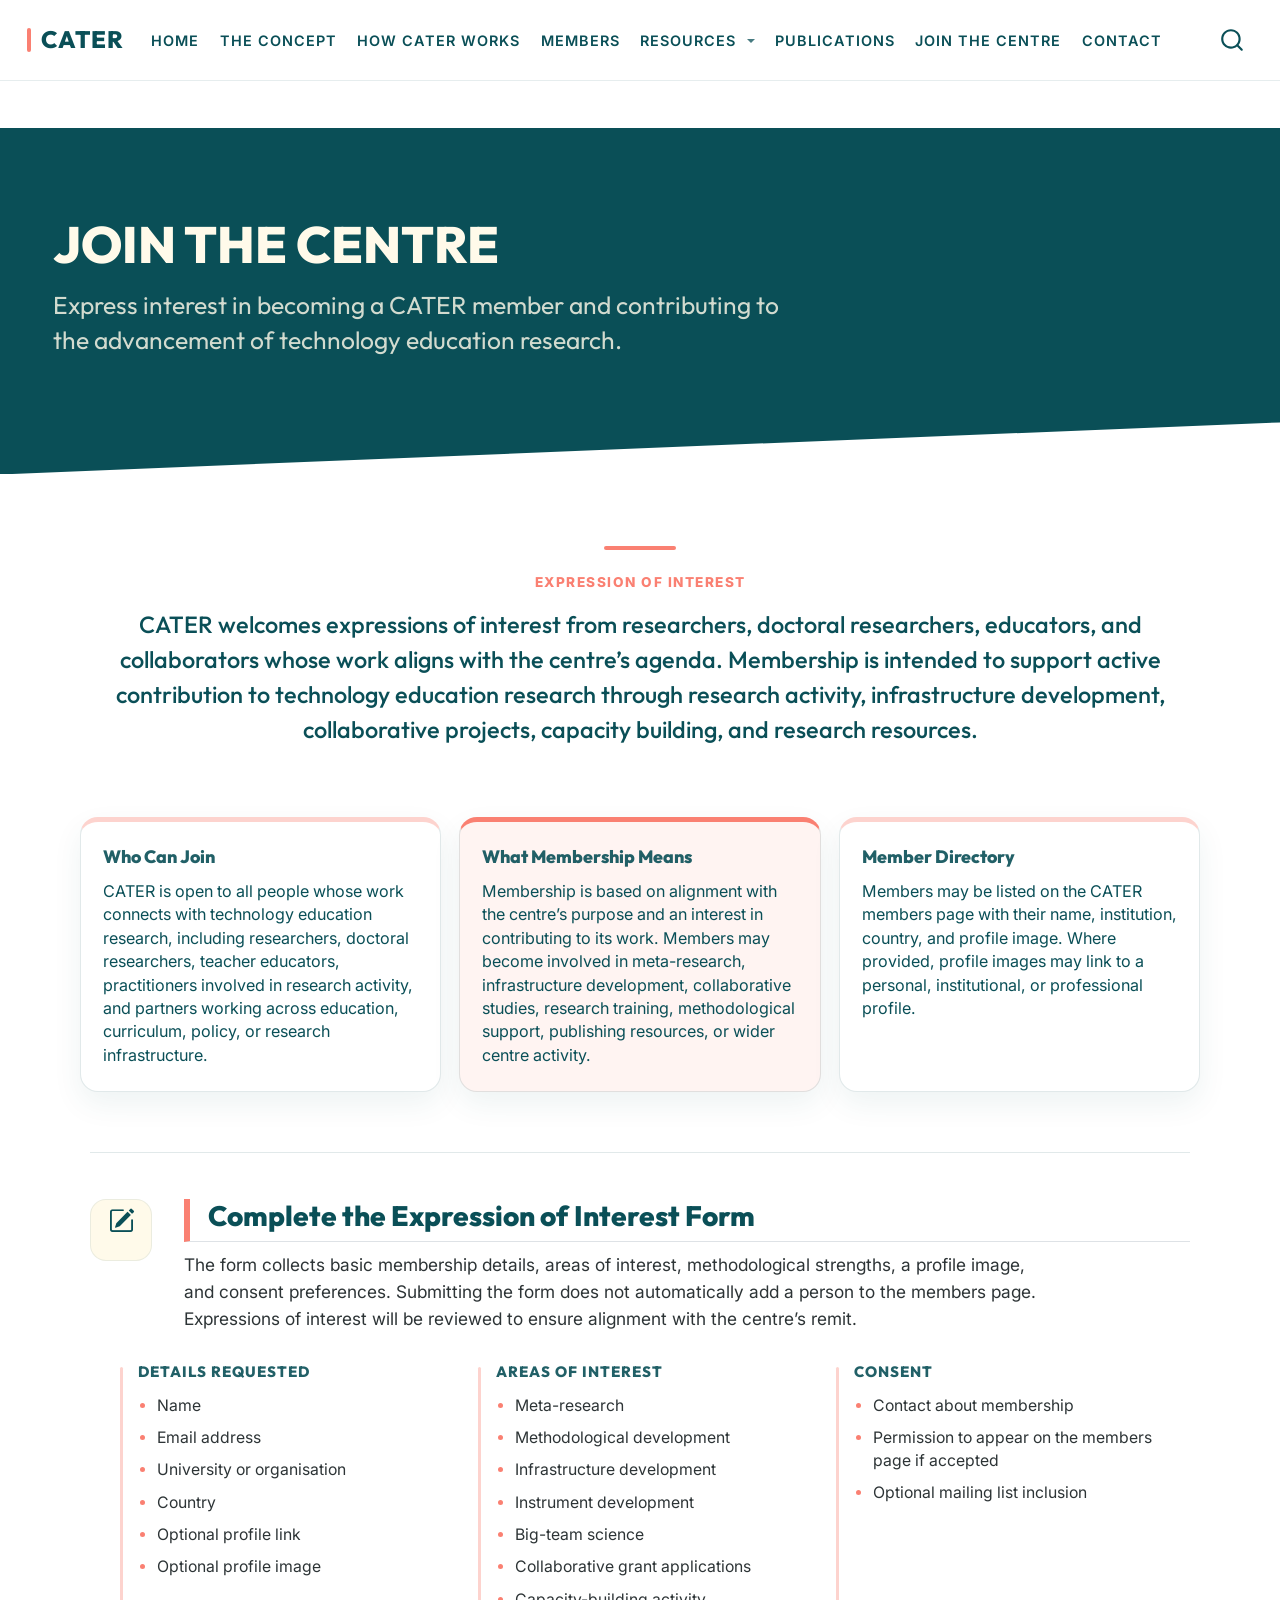
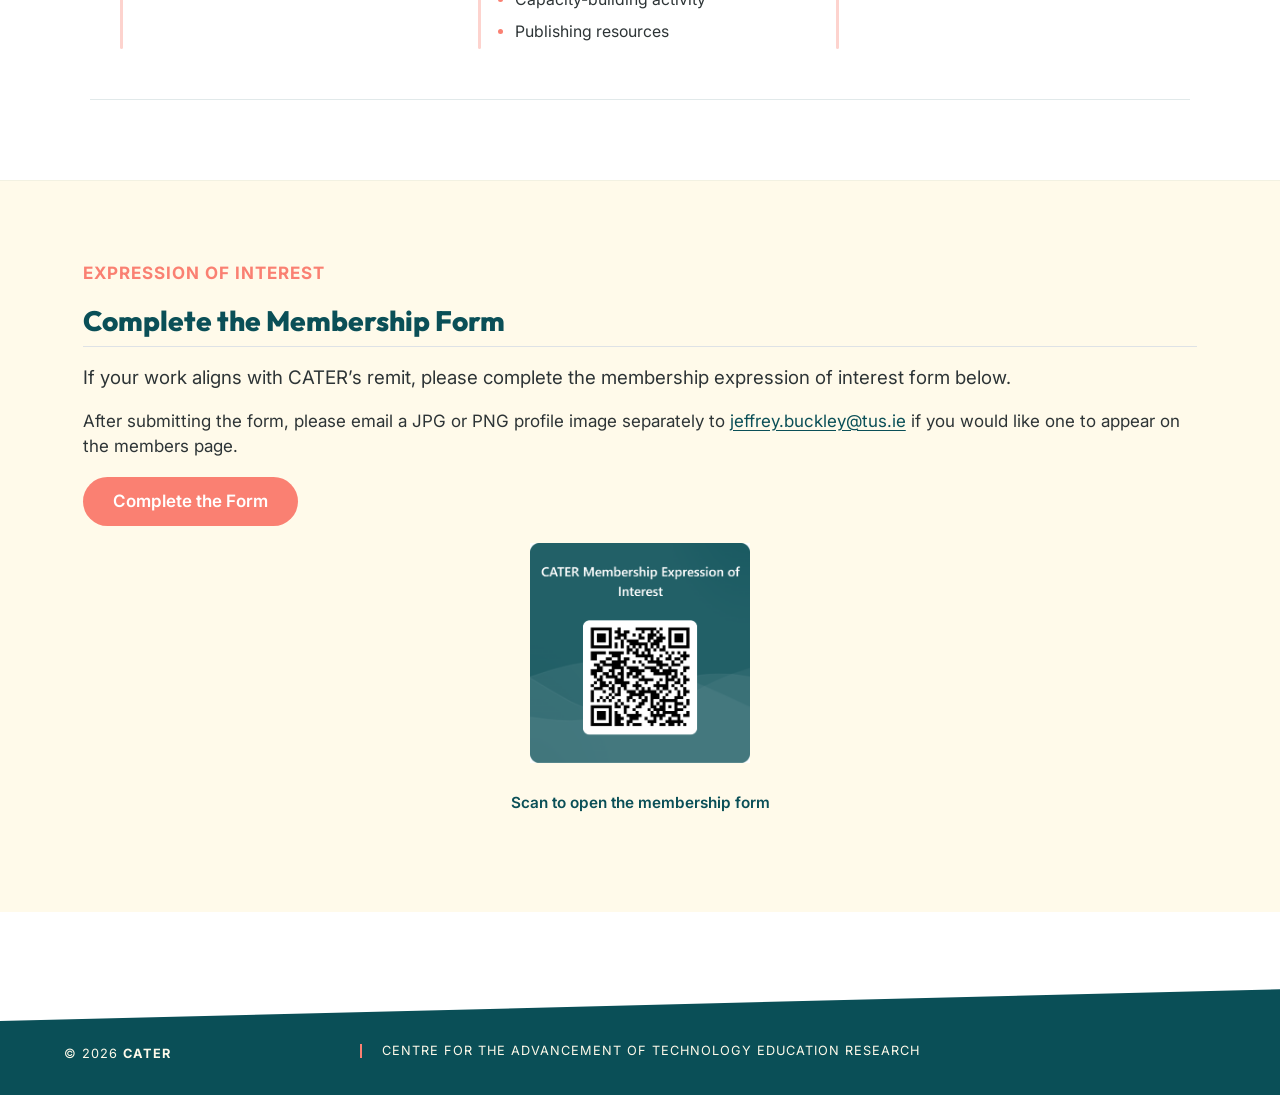
<file: join_the_centre.html>
<!DOCTYPE html>
<html xmlns="http://www.w3.org/1999/xhtml" lang="en" xml:lang="en"><head>

<meta charset="utf-8">
<meta name="generator" content="quarto-1.8.26">

<meta name="viewport" content="width=device-width, initial-scale=1.0, user-scalable=yes">


<title>join_the_centre – CATER</title>
<style>
code{white-space: pre-wrap;}
span.smallcaps{font-variant: small-caps;}
div.columns{display: flex; gap: min(4vw, 1.5em);}
div.column{flex: auto; overflow-x: auto;}
div.hanging-indent{margin-left: 1.5em; text-indent: -1.5em;}
ul.task-list{list-style: none;}
ul.task-list li input[type="checkbox"] {
  width: 0.8em;
  margin: 0 0.8em 0.2em -1em; /* quarto-specific, see https://github.com/quarto-dev/quarto-cli/issues/4556 */ 
  vertical-align: middle;
}
</style>


<script src="site_libs/quarto-nav/quarto-nav.js"></script>
<script src="site_libs/quarto-nav/headroom.min.js"></script>
<script src="site_libs/clipboard/clipboard.min.js"></script>
<script src="site_libs/quarto-search/autocomplete.umd.js"></script>
<script src="site_libs/quarto-search/fuse.min.js"></script>
<script src="site_libs/quarto-search/quarto-search.js"></script>
<meta name="quarto:offset" content="./">
<link href="./images/general_website_images/favicon.png" rel="icon" type="image/png">
<script src="site_libs/quarto-html/quarto.js" type="module"></script>
<script src="site_libs/quarto-html/tabsets/tabsets.js" type="module"></script>
<script src="site_libs/quarto-html/axe/axe-check.js" type="module"></script>
<script src="site_libs/quarto-html/popper.min.js"></script>
<script src="site_libs/quarto-html/tippy.umd.min.js"></script>
<script src="site_libs/quarto-html/anchor.min.js"></script>
<link href="site_libs/quarto-html/tippy.css" rel="stylesheet">
<link href="site_libs/quarto-html/quarto-syntax-highlighting-587c61ba64f3a5504c4d52d930310e48.css" rel="stylesheet" id="quarto-text-highlighting-styles">
<script src="site_libs/bootstrap/bootstrap.min.js"></script>
<link href="site_libs/bootstrap/bootstrap-icons.css" rel="stylesheet">
<link href="site_libs/bootstrap/bootstrap-7433b6b8479988bcbc681e2df79588c1.min.css" rel="stylesheet" append-hash="true" id="quarto-bootstrap" data-mode="light">
<script id="quarto-search-options" type="application/json">{
  "location": "navbar",
  "copy-button": false,
  "collapse-after": 3,
  "panel-placement": "end",
  "type": "overlay",
  "limit": 50,
  "keyboard-shortcut": [
    "f",
    "/",
    "s"
  ],
  "show-item-context": false,
  "language": {
    "search-no-results-text": "No results",
    "search-matching-documents-text": "matching documents",
    "search-copy-link-title": "Copy link to search",
    "search-hide-matches-text": "Hide additional matches",
    "search-more-match-text": "more match in this document",
    "search-more-matches-text": "more matches in this document",
    "search-clear-button-title": "Clear",
    "search-text-placeholder": "",
    "search-detached-cancel-button-title": "Cancel",
    "search-submit-button-title": "Submit",
    "search-label": "Search"
  }
}</script>
<link rel="stylesheet" href="https://cdn.jsdelivr.net/npm/bootstrap-icons@1.10.0/font/bootstrap-icons.css">


</head>

<body class="nav-fixed fullcontent quarto-light">

<div id="quarto-search-results"></div>
  <header id="quarto-header" class="headroom fixed-top">
    <nav class="navbar navbar-expand-lg " data-bs-theme="dark">
      <div class="navbar-container container-fluid">
      <div class="navbar-brand-container mx-auto">
    <a class="navbar-brand" href="./index.html">
    <span class="navbar-title">CATER</span>
    </a>
  </div>
            <div id="quarto-search" class="" title="Search"></div>
          <button class="navbar-toggler" type="button" data-bs-toggle="collapse" data-bs-target="#navbarCollapse" aria-controls="navbarCollapse" role="menu" aria-expanded="false" aria-label="Toggle navigation" onclick="if (window.quartoToggleHeadroom) { window.quartoToggleHeadroom(); }">
  <span class="navbar-toggler-icon"></span>
</button>
          <div class="collapse navbar-collapse" id="navbarCollapse">
            <ul class="navbar-nav navbar-nav-scroll me-auto">
  <li class="nav-item">
    <a class="nav-link" href="./index.html"> 
<span class="menu-text">Home</span></a>
  </li>  
  <li class="nav-item">
    <a class="nav-link" href="./the_concept.html"> 
<span class="menu-text">The Concept</span></a>
  </li>  
  <li class="nav-item">
    <a class="nav-link" href="./how_cater_works.html"> 
<span class="menu-text">How CATER Works</span></a>
  </li>  
  <li class="nav-item">
    <a class="nav-link" href="./members.html"> 
<span class="menu-text">Members</span></a>
  </li>  
  <li class="nav-item dropdown ">
    <a class="nav-link dropdown-toggle" href="#" id="nav-menu-resources" role="link" data-bs-toggle="dropdown" aria-expanded="false">
 <span class="menu-text">Resources</span>
    </a>
    <ul class="dropdown-menu" aria-labelledby="nav-menu-resources">    
        <li>
    <a class="dropdown-item" href="./web_apps.html">
 <span class="dropdown-text">Web Apps</span></a>
  </li>  
        <li>
    <a class="dropdown-item" href="./measurement_instruments.html">
 <span class="dropdown-text">Measurement Instruments</span></a>
  </li>  
    </ul>
  </li>
  <li class="nav-item">
    <a class="nav-link" href="./publications.html"> 
<span class="menu-text">Publications</span></a>
  </li>  
  <li class="nav-item">
    <a class="nav-link active" href="./join_the_centre.html" aria-current="page"> 
<span class="menu-text">Join the Centre</span></a>
  </li>  
  <li class="nav-item">
    <a class="nav-link" href="mailto:jeffrey.buckley@tus.ie?subject=CATER%20enquiry"> 
<span class="menu-text">Contact</span></a>
  </li>  
</ul>
          </div> <!-- /navcollapse -->
            <div class="quarto-navbar-tools">
</div>
      </div> <!-- /container-fluid -->
    </nav>
</header>
<!-- content -->
<div id="quarto-content" class="quarto-container page-columns page-rows-contents page-layout-article page-navbar">
<!-- sidebar -->
<!-- margin-sidebar -->
    
<!-- main -->
<main class="content page-columns page-full" id="quarto-document-content"><header id="title-block-header" class="quarto-title-block"></header>




<div class="column-screen hero-mini">
<section id="join-the-centre" class="level2 container">
<h2 class="anchored" data-anchor-id="join-the-centre">JOIN THE CENTRE</h2>
<p class="hero-subtitle">
Express interest in becoming a CATER member and contributing to the advancement of technology education research.
</p>
</section>
</div>
<div class="column-screen">
<div class="works-intro">
<p class="bridge-kicker">
Expression of interest
</p>
<p class="works-lead">
CATER welcomes expressions of interest from researchers, doctoral researchers, educators, and collaborators whose work aligns with the centre’s agenda. Membership is intended to support active contribution to technology education research through research activity, infrastructure development, collaborative projects, capacity building, and research resources.
</p>
</div>
</div>
<div class="column-screen">
<div class="concept-clarifier">
<section id="who-can-join" class="level3 clarifier-card">
<h3 class="anchored" data-anchor-id="who-can-join">Who Can Join</h3>
<p>CATER is open to all people whose work connects with technology education research, including researchers, doctoral researchers, teacher educators, practitioners involved in research activity, and partners working across education, curriculum, policy, or research infrastructure.</p>
</section>
<section id="what-membership-means" class="level3 clarifier-card clarifier-emphasis">
<h3 class="anchored" data-anchor-id="what-membership-means">What Membership Means</h3>
<p>Membership is based on alignment with the centre’s purpose and an interest in contributing to its work. Members may become involved in meta-research, infrastructure development, collaborative studies, research training, methodological support, publishing resources, or wider centre activity.</p>
</section>
<section id="member-directory" class="level3 clarifier-card">
<h3 class="anchored" data-anchor-id="member-directory">Member Directory</h3>
<p>Members may be listed on the CATER members page with their name, institution, country, and profile image. Where provided, profile images may link to a personal, institutional, or professional profile.</p>
</section>
</div>
</div>
<div class="works-section">
<div class="activity-panel">
<div class="activity-header">
<div class="activity-icon">
<p><i class="bi bi-pencil-square"></i></p>
</div>
<section id="complete-the-expression-of-interest-form" class="level2 activity-heading">
<h2 class="anchored" data-anchor-id="complete-the-expression-of-interest-form">Complete the Expression of Interest Form</h2>
<p>The form collects basic membership details, areas of interest, methodological strengths, a profile image, and consent preferences. Submitting the form does not automatically add a person to the members page. Expressions of interest will be reviewed to ensure alignment with the centre’s remit.</p>
</section>
</div>
<div class="activity-grid">
<section id="details-requested" class="level3 activity-list">
<h3 class="anchored" data-anchor-id="details-requested">Details requested</h3>
<ul>
<li>Name</li>
<li>Email address</li>
<li>University or organisation</li>
<li>Country</li>
<li>Optional profile link</li>
<li>Optional profile image</li>
</ul>
</section>
<section id="areas-of-interest" class="level3 activity-list">
<h3 class="anchored" data-anchor-id="areas-of-interest">Areas of interest</h3>
<ul>
<li>Meta-research</li>
<li>Methodological development</li>
<li>Infrastructure development</li>
<li>Instrument development</li>
<li>Big-team science</li>
<li>Collaborative grant applications</li>
<li>Capacity-building activity</li>
<li>Publishing resources</li>
</ul>
</section>
<section id="consent" class="level3 activity-list">
<h3 class="anchored" data-anchor-id="consent">Consent</h3>
<ul>
<li>Contact about membership</li>
<li>Permission to appear on the members page if accepted</li>
<li>Optional mailing list inclusion</li>
</ul>
</section>
</div>
</div>
</div>
<div class="column-screen impact-strip" style="margin-top: 60px;">
<div class="container">
<div class="row align-items-center">
<div class="col-md-7 text-start">
<p><span class="accent-text">Expression of Interest</span></p>
<h2 style="color: #0A4F57; font-weight: 800;" class="anchored">
Complete the Membership Form
</h2>
<p style="color: #2d3436; font-size: 1.1rem;">
If your work aligns with CATER’s remit, please complete the membership expression of interest form below.
</p>
<p style="color: #2d3436; font-size: 1rem;">
After submitting the form, please email a JPG or PNG profile image separately to <a href="mailto:jeffrey.buckley@tus.ie?subject=CATER%20profile%20image">jeffrey.buckley@tus.ie</a> if you would like one to appear on the members page.
</p>
<p><a href="https://forms.cloud.microsoft/e/e9p6SUhagk" class="btn-cater" role="button">Complete the Form</a></p>
</div>
<div class="col-md-5 text-center">
<p><img src="images/membership_application/cater-membership-qr.png" alt="QR code linking to the CATER membership expression of interest form" style="max-width: 220px; width: 100%; height: auto; margin-bottom: 12px;"></p>
<p style="color: #0A4F57; font-size: 0.9rem; font-weight: 600;">
Scan to open the membership form
</p>
</div>
</div>
</div>
</div>



</main> <!-- /main -->
<script id="quarto-html-after-body" type="application/javascript">
  window.document.addEventListener("DOMContentLoaded", function (event) {
    const icon = "";
    const anchorJS = new window.AnchorJS();
    anchorJS.options = {
      placement: 'right',
      icon: icon
    };
    anchorJS.add('.anchored');
    const isCodeAnnotation = (el) => {
      for (const clz of el.classList) {
        if (clz.startsWith('code-annotation-')) {                     
          return true;
        }
      }
      return false;
    }
    const onCopySuccess = function(e) {
      // button target
      const button = e.trigger;
      // don't keep focus
      button.blur();
      // flash "checked"
      button.classList.add('code-copy-button-checked');
      var currentTitle = button.getAttribute("title");
      button.setAttribute("title", "Copied!");
      let tooltip;
      if (window.bootstrap) {
        button.setAttribute("data-bs-toggle", "tooltip");
        button.setAttribute("data-bs-placement", "left");
        button.setAttribute("data-bs-title", "Copied!");
        tooltip = new bootstrap.Tooltip(button, 
          { trigger: "manual", 
            customClass: "code-copy-button-tooltip",
            offset: [0, -8]});
        tooltip.show();    
      }
      setTimeout(function() {
        if (tooltip) {
          tooltip.hide();
          button.removeAttribute("data-bs-title");
          button.removeAttribute("data-bs-toggle");
          button.removeAttribute("data-bs-placement");
        }
        button.setAttribute("title", currentTitle);
        button.classList.remove('code-copy-button-checked');
      }, 1000);
      // clear code selection
      e.clearSelection();
    }
    const getTextToCopy = function(trigger) {
      const outerScaffold = trigger.parentElement.cloneNode(true);
      const codeEl = outerScaffold.querySelector('code');
      for (const childEl of codeEl.children) {
        if (isCodeAnnotation(childEl)) {
          childEl.remove();
        }
      }
      return codeEl.innerText;
    }
    const clipboard = new window.ClipboardJS('.code-copy-button:not([data-in-quarto-modal])', {
      text: getTextToCopy
    });
    clipboard.on('success', onCopySuccess);
    if (window.document.getElementById('quarto-embedded-source-code-modal')) {
      const clipboardModal = new window.ClipboardJS('.code-copy-button[data-in-quarto-modal]', {
        text: getTextToCopy,
        container: window.document.getElementById('quarto-embedded-source-code-modal')
      });
      clipboardModal.on('success', onCopySuccess);
    }
      var localhostRegex = new RegExp(/^(?:http|https):\/\/localhost\:?[0-9]*\//);
      var mailtoRegex = new RegExp(/^mailto:/);
        var filterRegex = new RegExp("https:\/\/cater-network\.com");
      var isInternal = (href) => {
          return filterRegex.test(href) || localhostRegex.test(href) || mailtoRegex.test(href);
      }
      // Inspect non-navigation links and adorn them if external
     var links = window.document.querySelectorAll('a[href]:not(.nav-link):not(.navbar-brand):not(.toc-action):not(.sidebar-link):not(.sidebar-item-toggle):not(.pagination-link):not(.no-external):not([aria-hidden]):not(.dropdown-item):not(.quarto-navigation-tool):not(.about-link)');
      for (var i=0; i<links.length; i++) {
        const link = links[i];
        if (!isInternal(link.href)) {
          // undo the damage that might have been done by quarto-nav.js in the case of
          // links that we want to consider external
          if (link.dataset.originalHref !== undefined) {
            link.href = link.dataset.originalHref;
          }
        }
      }
    function tippyHover(el, contentFn, onTriggerFn, onUntriggerFn) {
      const config = {
        allowHTML: true,
        maxWidth: 500,
        delay: 100,
        arrow: false,
        appendTo: function(el) {
            return el.parentElement;
        },
        interactive: true,
        interactiveBorder: 10,
        theme: 'quarto',
        placement: 'bottom-start',
      };
      if (contentFn) {
        config.content = contentFn;
      }
      if (onTriggerFn) {
        config.onTrigger = onTriggerFn;
      }
      if (onUntriggerFn) {
        config.onUntrigger = onUntriggerFn;
      }
      window.tippy(el, config); 
    }
    const noterefs = window.document.querySelectorAll('a[role="doc-noteref"]');
    for (var i=0; i<noterefs.length; i++) {
      const ref = noterefs[i];
      tippyHover(ref, function() {
        // use id or data attribute instead here
        let href = ref.getAttribute('data-footnote-href') || ref.getAttribute('href');
        try { href = new URL(href).hash; } catch {}
        const id = href.replace(/^#\/?/, "");
        const note = window.document.getElementById(id);
        if (note) {
          return note.innerHTML;
        } else {
          return "";
        }
      });
    }
    const xrefs = window.document.querySelectorAll('a.quarto-xref');
    const processXRef = (id, note) => {
      // Strip column container classes
      const stripColumnClz = (el) => {
        el.classList.remove("page-full", "page-columns");
        if (el.children) {
          for (const child of el.children) {
            stripColumnClz(child);
          }
        }
      }
      stripColumnClz(note)
      if (id === null || id.startsWith('sec-')) {
        // Special case sections, only their first couple elements
        const container = document.createElement("div");
        if (note.children && note.children.length > 2) {
          container.appendChild(note.children[0].cloneNode(true));
          for (let i = 1; i < note.children.length; i++) {
            const child = note.children[i];
            if (child.tagName === "P" && child.innerText === "") {
              continue;
            } else {
              container.appendChild(child.cloneNode(true));
              break;
            }
          }
          if (window.Quarto?.typesetMath) {
            window.Quarto.typesetMath(container);
          }
          return container.innerHTML
        } else {
          if (window.Quarto?.typesetMath) {
            window.Quarto.typesetMath(note);
          }
          return note.innerHTML;
        }
      } else {
        // Remove any anchor links if they are present
        const anchorLink = note.querySelector('a.anchorjs-link');
        if (anchorLink) {
          anchorLink.remove();
        }
        if (window.Quarto?.typesetMath) {
          window.Quarto.typesetMath(note);
        }
        if (note.classList.contains("callout")) {
          return note.outerHTML;
        } else {
          return note.innerHTML;
        }
      }
    }
    for (var i=0; i<xrefs.length; i++) {
      const xref = xrefs[i];
      tippyHover(xref, undefined, function(instance) {
        instance.disable();
        let url = xref.getAttribute('href');
        let hash = undefined; 
        if (url.startsWith('#')) {
          hash = url;
        } else {
          try { hash = new URL(url).hash; } catch {}
        }
        if (hash) {
          const id = hash.replace(/^#\/?/, "");
          const note = window.document.getElementById(id);
          if (note !== null) {
            try {
              const html = processXRef(id, note.cloneNode(true));
              instance.setContent(html);
            } finally {
              instance.enable();
              instance.show();
            }
          } else {
            // See if we can fetch this
            fetch(url.split('#')[0])
            .then(res => res.text())
            .then(html => {
              const parser = new DOMParser();
              const htmlDoc = parser.parseFromString(html, "text/html");
              const note = htmlDoc.getElementById(id);
              if (note !== null) {
                const html = processXRef(id, note);
                instance.setContent(html);
              } 
            }).finally(() => {
              instance.enable();
              instance.show();
            });
          }
        } else {
          // See if we can fetch a full url (with no hash to target)
          // This is a special case and we should probably do some content thinning / targeting
          fetch(url)
          .then(res => res.text())
          .then(html => {
            const parser = new DOMParser();
            const htmlDoc = parser.parseFromString(html, "text/html");
            const note = htmlDoc.querySelector('main.content');
            if (note !== null) {
              // This should only happen for chapter cross references
              // (since there is no id in the URL)
              // remove the first header
              if (note.children.length > 0 && note.children[0].tagName === "HEADER") {
                note.children[0].remove();
              }
              const html = processXRef(null, note);
              instance.setContent(html);
            } 
          }).finally(() => {
            instance.enable();
            instance.show();
          });
        }
      }, function(instance) {
      });
    }
        let selectedAnnoteEl;
        const selectorForAnnotation = ( cell, annotation) => {
          let cellAttr = 'data-code-cell="' + cell + '"';
          let lineAttr = 'data-code-annotation="' +  annotation + '"';
          const selector = 'span[' + cellAttr + '][' + lineAttr + ']';
          return selector;
        }
        const selectCodeLines = (annoteEl) => {
          const doc = window.document;
          const targetCell = annoteEl.getAttribute("data-target-cell");
          const targetAnnotation = annoteEl.getAttribute("data-target-annotation");
          const annoteSpan = window.document.querySelector(selectorForAnnotation(targetCell, targetAnnotation));
          const lines = annoteSpan.getAttribute("data-code-lines").split(",");
          const lineIds = lines.map((line) => {
            return targetCell + "-" + line;
          })
          let top = null;
          let height = null;
          let parent = null;
          if (lineIds.length > 0) {
              //compute the position of the single el (top and bottom and make a div)
              const el = window.document.getElementById(lineIds[0]);
              top = el.offsetTop;
              height = el.offsetHeight;
              parent = el.parentElement.parentElement;
            if (lineIds.length > 1) {
              const lastEl = window.document.getElementById(lineIds[lineIds.length - 1]);
              const bottom = lastEl.offsetTop + lastEl.offsetHeight;
              height = bottom - top;
            }
            if (top !== null && height !== null && parent !== null) {
              // cook up a div (if necessary) and position it 
              let div = window.document.getElementById("code-annotation-line-highlight");
              if (div === null) {
                div = window.document.createElement("div");
                div.setAttribute("id", "code-annotation-line-highlight");
                div.style.position = 'absolute';
                parent.appendChild(div);
              }
              div.style.top = top - 2 + "px";
              div.style.height = height + 4 + "px";
              div.style.left = 0;
              let gutterDiv = window.document.getElementById("code-annotation-line-highlight-gutter");
              if (gutterDiv === null) {
                gutterDiv = window.document.createElement("div");
                gutterDiv.setAttribute("id", "code-annotation-line-highlight-gutter");
                gutterDiv.style.position = 'absolute';
                const codeCell = window.document.getElementById(targetCell);
                const gutter = codeCell.querySelector('.code-annotation-gutter');
                gutter.appendChild(gutterDiv);
              }
              gutterDiv.style.top = top - 2 + "px";
              gutterDiv.style.height = height + 4 + "px";
            }
            selectedAnnoteEl = annoteEl;
          }
        };
        const unselectCodeLines = () => {
          const elementsIds = ["code-annotation-line-highlight", "code-annotation-line-highlight-gutter"];
          elementsIds.forEach((elId) => {
            const div = window.document.getElementById(elId);
            if (div) {
              div.remove();
            }
          });
          selectedAnnoteEl = undefined;
        };
          // Handle positioning of the toggle
      window.addEventListener(
        "resize",
        throttle(() => {
          elRect = undefined;
          if (selectedAnnoteEl) {
            selectCodeLines(selectedAnnoteEl);
          }
        }, 10)
      );
      function throttle(fn, ms) {
      let throttle = false;
      let timer;
        return (...args) => {
          if(!throttle) { // first call gets through
              fn.apply(this, args);
              throttle = true;
          } else { // all the others get throttled
              if(timer) clearTimeout(timer); // cancel #2
              timer = setTimeout(() => {
                fn.apply(this, args);
                timer = throttle = false;
              }, ms);
          }
        };
      }
        // Attach click handler to the DT
        const annoteDls = window.document.querySelectorAll('dt[data-target-cell]');
        for (const annoteDlNode of annoteDls) {
          annoteDlNode.addEventListener('click', (event) => {
            const clickedEl = event.target;
            if (clickedEl !== selectedAnnoteEl) {
              unselectCodeLines();
              const activeEl = window.document.querySelector('dt[data-target-cell].code-annotation-active');
              if (activeEl) {
                activeEl.classList.remove('code-annotation-active');
              }
              selectCodeLines(clickedEl);
              clickedEl.classList.add('code-annotation-active');
            } else {
              // Unselect the line
              unselectCodeLines();
              clickedEl.classList.remove('code-annotation-active');
            }
          });
        }
    const findCites = (el) => {
      const parentEl = el.parentElement;
      if (parentEl) {
        const cites = parentEl.dataset.cites;
        if (cites) {
          return {
            el,
            cites: cites.split(' ')
          };
        } else {
          return findCites(el.parentElement)
        }
      } else {
        return undefined;
      }
    };
    var bibliorefs = window.document.querySelectorAll('a[role="doc-biblioref"]');
    for (var i=0; i<bibliorefs.length; i++) {
      const ref = bibliorefs[i];
      const citeInfo = findCites(ref);
      if (citeInfo) {
        tippyHover(citeInfo.el, function() {
          var popup = window.document.createElement('div');
          citeInfo.cites.forEach(function(cite) {
            var citeDiv = window.document.createElement('div');
            citeDiv.classList.add('hanging-indent');
            citeDiv.classList.add('csl-entry');
            var biblioDiv = window.document.getElementById('ref-' + cite);
            if (biblioDiv) {
              citeDiv.innerHTML = biblioDiv.innerHTML;
            }
            popup.appendChild(citeDiv);
          });
          return popup.innerHTML;
        });
      }
    }
  });
  </script>
</div> <!-- /content -->
<footer class="footer">
  <div class="nav-footer">
    <div class="nav-footer-left">
<p>© 2026 <strong>CATER</strong></p>
</div>   
    <div class="nav-footer-center">
<p>Centre for the Advancement of Technology Education Research</p>
</div>
    <div class="nav-footer-right">
      &nbsp;
    </div>
  </div>
</footer>




</body></html>
</file>
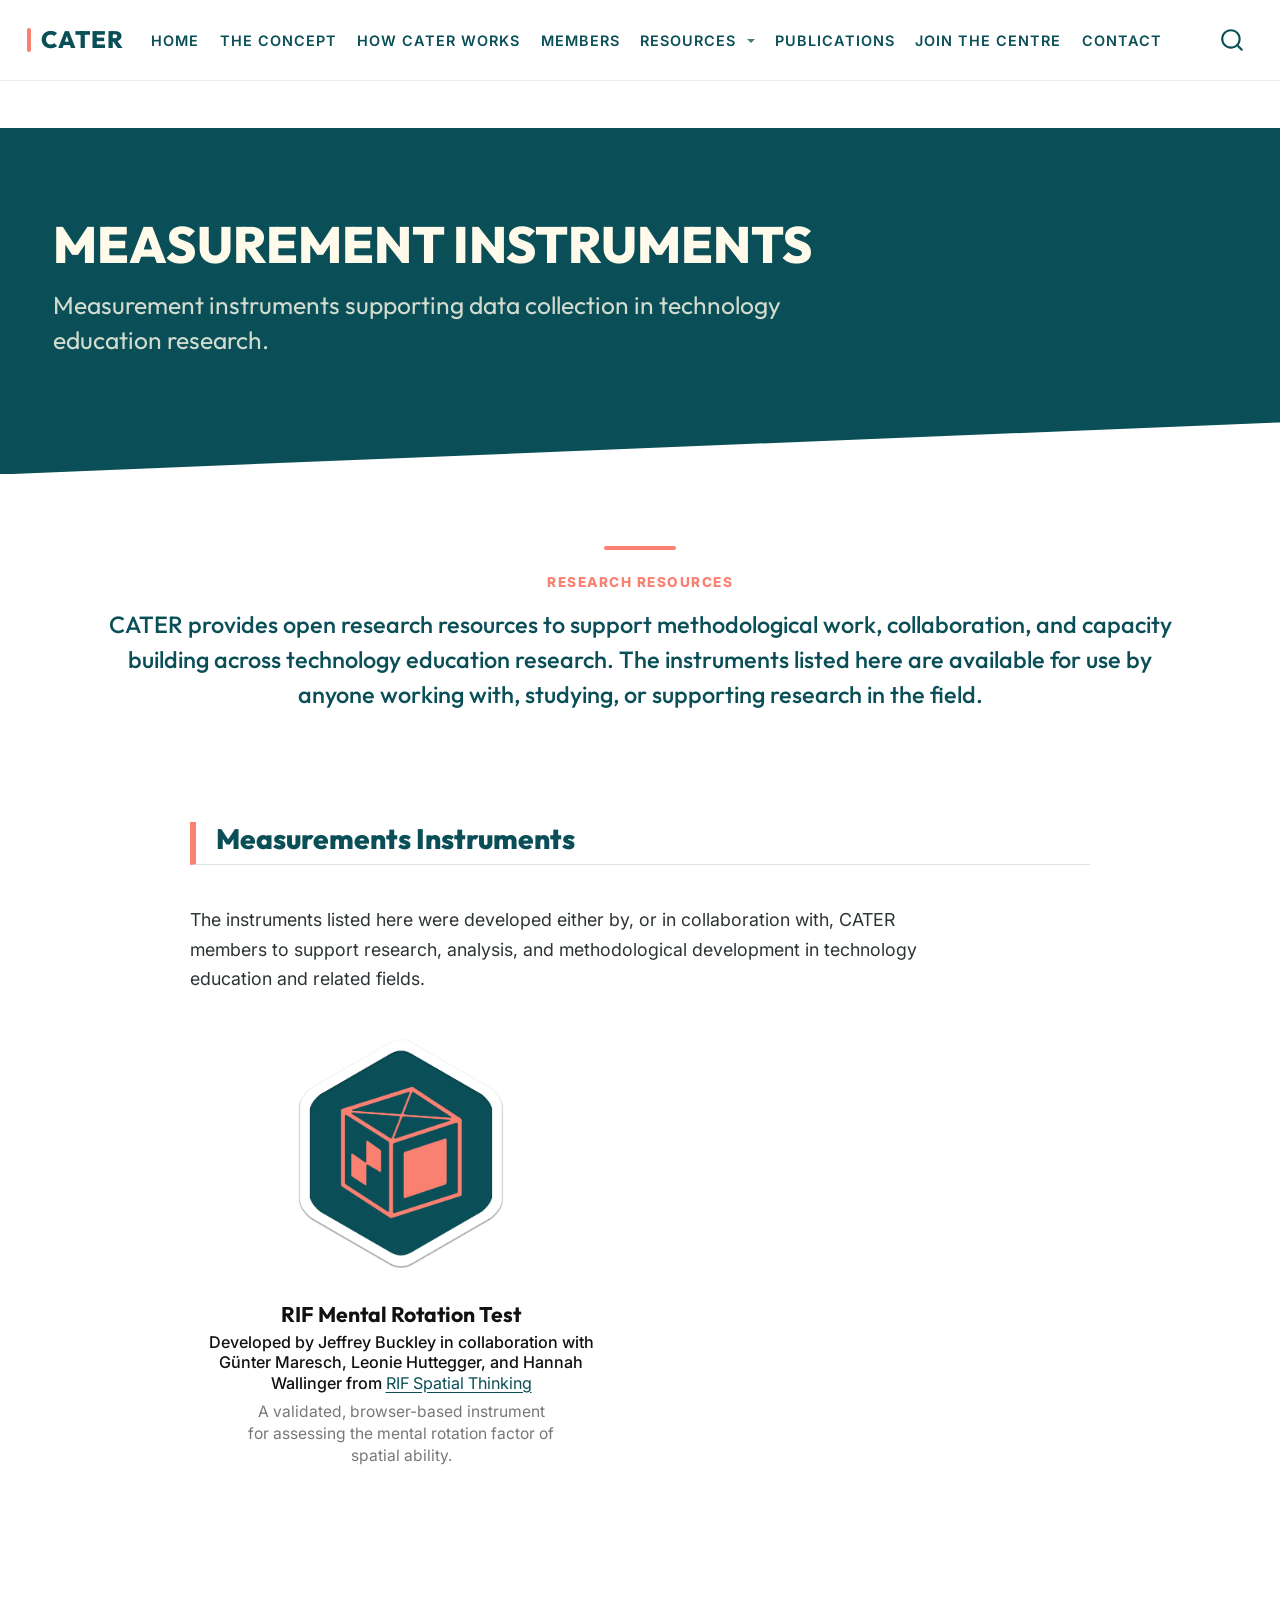
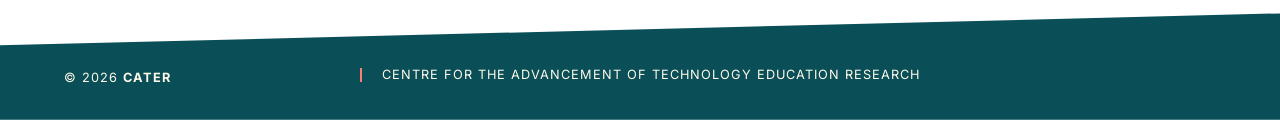
<file: measurement_instruments.html>
<!DOCTYPE html>
<html xmlns="http://www.w3.org/1999/xhtml" lang="en" xml:lang="en"><head>

<meta charset="utf-8">
<meta name="generator" content="quarto-1.8.26">

<meta name="viewport" content="width=device-width, initial-scale=1.0, user-scalable=yes">


<title>measurement_instruments – CATER</title>
<style>
code{white-space: pre-wrap;}
span.smallcaps{font-variant: small-caps;}
div.columns{display: flex; gap: min(4vw, 1.5em);}
div.column{flex: auto; overflow-x: auto;}
div.hanging-indent{margin-left: 1.5em; text-indent: -1.5em;}
ul.task-list{list-style: none;}
ul.task-list li input[type="checkbox"] {
  width: 0.8em;
  margin: 0 0.8em 0.2em -1em; /* quarto-specific, see https://github.com/quarto-dev/quarto-cli/issues/4556 */ 
  vertical-align: middle;
}
</style>


<script src="site_libs/quarto-nav/quarto-nav.js"></script>
<script src="site_libs/quarto-nav/headroom.min.js"></script>
<script src="site_libs/clipboard/clipboard.min.js"></script>
<script src="site_libs/quarto-search/autocomplete.umd.js"></script>
<script src="site_libs/quarto-search/fuse.min.js"></script>
<script src="site_libs/quarto-search/quarto-search.js"></script>
<meta name="quarto:offset" content="./">
<link href="./images/general_website_images/favicon.png" rel="icon" type="image/png">
<script src="site_libs/quarto-html/quarto.js" type="module"></script>
<script src="site_libs/quarto-html/tabsets/tabsets.js" type="module"></script>
<script src="site_libs/quarto-html/axe/axe-check.js" type="module"></script>
<script src="site_libs/quarto-html/popper.min.js"></script>
<script src="site_libs/quarto-html/tippy.umd.min.js"></script>
<script src="site_libs/quarto-html/anchor.min.js"></script>
<link href="site_libs/quarto-html/tippy.css" rel="stylesheet">
<link href="site_libs/quarto-html/quarto-syntax-highlighting-587c61ba64f3a5504c4d52d930310e48.css" rel="stylesheet" id="quarto-text-highlighting-styles">
<script src="site_libs/bootstrap/bootstrap.min.js"></script>
<link href="site_libs/bootstrap/bootstrap-icons.css" rel="stylesheet">
<link href="site_libs/bootstrap/bootstrap-7433b6b8479988bcbc681e2df79588c1.min.css" rel="stylesheet" append-hash="true" id="quarto-bootstrap" data-mode="light">
<script id="quarto-search-options" type="application/json">{
  "location": "navbar",
  "copy-button": false,
  "collapse-after": 3,
  "panel-placement": "end",
  "type": "overlay",
  "limit": 50,
  "keyboard-shortcut": [
    "f",
    "/",
    "s"
  ],
  "show-item-context": false,
  "language": {
    "search-no-results-text": "No results",
    "search-matching-documents-text": "matching documents",
    "search-copy-link-title": "Copy link to search",
    "search-hide-matches-text": "Hide additional matches",
    "search-more-match-text": "more match in this document",
    "search-more-matches-text": "more matches in this document",
    "search-clear-button-title": "Clear",
    "search-text-placeholder": "",
    "search-detached-cancel-button-title": "Cancel",
    "search-submit-button-title": "Submit",
    "search-label": "Search"
  }
}</script>
<link rel="stylesheet" href="https://cdn.jsdelivr.net/npm/bootstrap-icons@1.10.0/font/bootstrap-icons.css">


</head>

<body class="nav-fixed fullcontent quarto-light">

<div id="quarto-search-results"></div>
  <header id="quarto-header" class="headroom fixed-top">
    <nav class="navbar navbar-expand-lg " data-bs-theme="dark">
      <div class="navbar-container container-fluid">
      <div class="navbar-brand-container mx-auto">
    <a class="navbar-brand" href="./index.html">
    <span class="navbar-title">CATER</span>
    </a>
  </div>
            <div id="quarto-search" class="" title="Search"></div>
          <button class="navbar-toggler" type="button" data-bs-toggle="collapse" data-bs-target="#navbarCollapse" aria-controls="navbarCollapse" role="menu" aria-expanded="false" aria-label="Toggle navigation" onclick="if (window.quartoToggleHeadroom) { window.quartoToggleHeadroom(); }">
  <span class="navbar-toggler-icon"></span>
</button>
          <div class="collapse navbar-collapse" id="navbarCollapse">
            <ul class="navbar-nav navbar-nav-scroll me-auto">
  <li class="nav-item">
    <a class="nav-link" href="./index.html"> 
<span class="menu-text">Home</span></a>
  </li>  
  <li class="nav-item">
    <a class="nav-link" href="./the_concept.html"> 
<span class="menu-text">The Concept</span></a>
  </li>  
  <li class="nav-item">
    <a class="nav-link" href="./how_cater_works.html"> 
<span class="menu-text">How CATER Works</span></a>
  </li>  
  <li class="nav-item">
    <a class="nav-link" href="./members.html"> 
<span class="menu-text">Members</span></a>
  </li>  
  <li class="nav-item dropdown ">
    <a class="nav-link dropdown-toggle" href="#" id="nav-menu-resources" role="link" data-bs-toggle="dropdown" aria-expanded="false">
 <span class="menu-text">Resources</span>
    </a>
    <ul class="dropdown-menu" aria-labelledby="nav-menu-resources">    
        <li>
    <a class="dropdown-item" href="./web_apps.html">
 <span class="dropdown-text">Web Apps</span></a>
  </li>  
        <li>
    <a class="dropdown-item" href="./measurement_instruments.html">
 <span class="dropdown-text">Measurement Instruments</span></a>
  </li>  
    </ul>
  </li>
  <li class="nav-item">
    <a class="nav-link" href="./publications.html"> 
<span class="menu-text">Publications</span></a>
  </li>  
  <li class="nav-item">
    <a class="nav-link" href="./join_the_centre.html"> 
<span class="menu-text">Join the Centre</span></a>
  </li>  
  <li class="nav-item">
    <a class="nav-link" href="mailto:jeffrey.buckley@tus.ie?subject=CATER%20enquiry"> 
<span class="menu-text">Contact</span></a>
  </li>  
</ul>
          </div> <!-- /navcollapse -->
            <div class="quarto-navbar-tools">
</div>
      </div> <!-- /container-fluid -->
    </nav>
</header>
<!-- content -->
<div id="quarto-content" class="quarto-container page-columns page-rows-contents page-layout-article page-navbar">
<!-- sidebar -->
<!-- margin-sidebar -->
    
<!-- main -->
<main class="content page-columns page-full" id="quarto-document-content"><header id="title-block-header" class="quarto-title-block"></header>




<div class="column-screen hero-mini">
<section id="measurement-instruments" class="level2 container">
<h2 class="anchored" data-anchor-id="measurement-instruments">MEASUREMENT INSTRUMENTS</h2>
<p class="hero-subtitle">
Measurement instruments supporting data collection in technology education research.
</p>
</section>
</div>
<div class="column-screen">
<div class="works-intro">
<p class="bridge-kicker">
Research resources
</p>
<p class="works-lead">
CATER provides open research resources to support methodological work, collaboration, and capacity building across technology education research. The instruments listed here are available for use by anyone working with, studying, or supporting research in the field.
</p>
</div>
</div>
<section id="measurements-instruments" class="level2 container agenda-section apps-directory">
<h2 class="anchored" data-anchor-id="measurements-instruments">Measurements Instruments</h2>
<p class="apps-intro">
The instruments listed here were developed either by, or in collaboration with, CATER members to support research, analysis, and methodological development in technology education and related fields.
</p>
<div class="app-grid">
<div class="app-card">
<p><a href="instruments/rif_mrt.html" class="app-image-link"> <img src="images/measurement/rif-mrt-hex.png" alt="RIF Mental Rotation Test hex badge" class="app-badge"> </a></p>
<div class="app-info">
<p class="app-name">
RIF Mental Rotation Test
</p>
<p class="app-developers">
Developed by Jeffrey Buckley in collaboration with Günter Maresch, Leonie Huttegger, and Hannah Wallinger from <a href="https://rif4you.eu/en" target="_blank" rel="noopener noreferrer">RIF Spatial Thinking</a>
</p>
<p class="app-description">
A validated, browser-based instrument for assessing the mental rotation factor of spatial ability.
</p>
</div>
</div>
</div>
</section>



</main> <!-- /main -->
<script id="quarto-html-after-body" type="application/javascript">
  window.document.addEventListener("DOMContentLoaded", function (event) {
    const icon = "";
    const anchorJS = new window.AnchorJS();
    anchorJS.options = {
      placement: 'right',
      icon: icon
    };
    anchorJS.add('.anchored');
    const isCodeAnnotation = (el) => {
      for (const clz of el.classList) {
        if (clz.startsWith('code-annotation-')) {                     
          return true;
        }
      }
      return false;
    }
    const onCopySuccess = function(e) {
      // button target
      const button = e.trigger;
      // don't keep focus
      button.blur();
      // flash "checked"
      button.classList.add('code-copy-button-checked');
      var currentTitle = button.getAttribute("title");
      button.setAttribute("title", "Copied!");
      let tooltip;
      if (window.bootstrap) {
        button.setAttribute("data-bs-toggle", "tooltip");
        button.setAttribute("data-bs-placement", "left");
        button.setAttribute("data-bs-title", "Copied!");
        tooltip = new bootstrap.Tooltip(button, 
          { trigger: "manual", 
            customClass: "code-copy-button-tooltip",
            offset: [0, -8]});
        tooltip.show();    
      }
      setTimeout(function() {
        if (tooltip) {
          tooltip.hide();
          button.removeAttribute("data-bs-title");
          button.removeAttribute("data-bs-toggle");
          button.removeAttribute("data-bs-placement");
        }
        button.setAttribute("title", currentTitle);
        button.classList.remove('code-copy-button-checked');
      }, 1000);
      // clear code selection
      e.clearSelection();
    }
    const getTextToCopy = function(trigger) {
      const outerScaffold = trigger.parentElement.cloneNode(true);
      const codeEl = outerScaffold.querySelector('code');
      for (const childEl of codeEl.children) {
        if (isCodeAnnotation(childEl)) {
          childEl.remove();
        }
      }
      return codeEl.innerText;
    }
    const clipboard = new window.ClipboardJS('.code-copy-button:not([data-in-quarto-modal])', {
      text: getTextToCopy
    });
    clipboard.on('success', onCopySuccess);
    if (window.document.getElementById('quarto-embedded-source-code-modal')) {
      const clipboardModal = new window.ClipboardJS('.code-copy-button[data-in-quarto-modal]', {
        text: getTextToCopy,
        container: window.document.getElementById('quarto-embedded-source-code-modal')
      });
      clipboardModal.on('success', onCopySuccess);
    }
      var localhostRegex = new RegExp(/^(?:http|https):\/\/localhost\:?[0-9]*\//);
      var mailtoRegex = new RegExp(/^mailto:/);
        var filterRegex = new RegExp("https:\/\/cater-network\.com");
      var isInternal = (href) => {
          return filterRegex.test(href) || localhostRegex.test(href) || mailtoRegex.test(href);
      }
      // Inspect non-navigation links and adorn them if external
     var links = window.document.querySelectorAll('a[href]:not(.nav-link):not(.navbar-brand):not(.toc-action):not(.sidebar-link):not(.sidebar-item-toggle):not(.pagination-link):not(.no-external):not([aria-hidden]):not(.dropdown-item):not(.quarto-navigation-tool):not(.about-link)');
      for (var i=0; i<links.length; i++) {
        const link = links[i];
        if (!isInternal(link.href)) {
          // undo the damage that might have been done by quarto-nav.js in the case of
          // links that we want to consider external
          if (link.dataset.originalHref !== undefined) {
            link.href = link.dataset.originalHref;
          }
        }
      }
    function tippyHover(el, contentFn, onTriggerFn, onUntriggerFn) {
      const config = {
        allowHTML: true,
        maxWidth: 500,
        delay: 100,
        arrow: false,
        appendTo: function(el) {
            return el.parentElement;
        },
        interactive: true,
        interactiveBorder: 10,
        theme: 'quarto',
        placement: 'bottom-start',
      };
      if (contentFn) {
        config.content = contentFn;
      }
      if (onTriggerFn) {
        config.onTrigger = onTriggerFn;
      }
      if (onUntriggerFn) {
        config.onUntrigger = onUntriggerFn;
      }
      window.tippy(el, config); 
    }
    const noterefs = window.document.querySelectorAll('a[role="doc-noteref"]');
    for (var i=0; i<noterefs.length; i++) {
      const ref = noterefs[i];
      tippyHover(ref, function() {
        // use id or data attribute instead here
        let href = ref.getAttribute('data-footnote-href') || ref.getAttribute('href');
        try { href = new URL(href).hash; } catch {}
        const id = href.replace(/^#\/?/, "");
        const note = window.document.getElementById(id);
        if (note) {
          return note.innerHTML;
        } else {
          return "";
        }
      });
    }
    const xrefs = window.document.querySelectorAll('a.quarto-xref');
    const processXRef = (id, note) => {
      // Strip column container classes
      const stripColumnClz = (el) => {
        el.classList.remove("page-full", "page-columns");
        if (el.children) {
          for (const child of el.children) {
            stripColumnClz(child);
          }
        }
      }
      stripColumnClz(note)
      if (id === null || id.startsWith('sec-')) {
        // Special case sections, only their first couple elements
        const container = document.createElement("div");
        if (note.children && note.children.length > 2) {
          container.appendChild(note.children[0].cloneNode(true));
          for (let i = 1; i < note.children.length; i++) {
            const child = note.children[i];
            if (child.tagName === "P" && child.innerText === "") {
              continue;
            } else {
              container.appendChild(child.cloneNode(true));
              break;
            }
          }
          if (window.Quarto?.typesetMath) {
            window.Quarto.typesetMath(container);
          }
          return container.innerHTML
        } else {
          if (window.Quarto?.typesetMath) {
            window.Quarto.typesetMath(note);
          }
          return note.innerHTML;
        }
      } else {
        // Remove any anchor links if they are present
        const anchorLink = note.querySelector('a.anchorjs-link');
        if (anchorLink) {
          anchorLink.remove();
        }
        if (window.Quarto?.typesetMath) {
          window.Quarto.typesetMath(note);
        }
        if (note.classList.contains("callout")) {
          return note.outerHTML;
        } else {
          return note.innerHTML;
        }
      }
    }
    for (var i=0; i<xrefs.length; i++) {
      const xref = xrefs[i];
      tippyHover(xref, undefined, function(instance) {
        instance.disable();
        let url = xref.getAttribute('href');
        let hash = undefined; 
        if (url.startsWith('#')) {
          hash = url;
        } else {
          try { hash = new URL(url).hash; } catch {}
        }
        if (hash) {
          const id = hash.replace(/^#\/?/, "");
          const note = window.document.getElementById(id);
          if (note !== null) {
            try {
              const html = processXRef(id, note.cloneNode(true));
              instance.setContent(html);
            } finally {
              instance.enable();
              instance.show();
            }
          } else {
            // See if we can fetch this
            fetch(url.split('#')[0])
            .then(res => res.text())
            .then(html => {
              const parser = new DOMParser();
              const htmlDoc = parser.parseFromString(html, "text/html");
              const note = htmlDoc.getElementById(id);
              if (note !== null) {
                const html = processXRef(id, note);
                instance.setContent(html);
              } 
            }).finally(() => {
              instance.enable();
              instance.show();
            });
          }
        } else {
          // See if we can fetch a full url (with no hash to target)
          // This is a special case and we should probably do some content thinning / targeting
          fetch(url)
          .then(res => res.text())
          .then(html => {
            const parser = new DOMParser();
            const htmlDoc = parser.parseFromString(html, "text/html");
            const note = htmlDoc.querySelector('main.content');
            if (note !== null) {
              // This should only happen for chapter cross references
              // (since there is no id in the URL)
              // remove the first header
              if (note.children.length > 0 && note.children[0].tagName === "HEADER") {
                note.children[0].remove();
              }
              const html = processXRef(null, note);
              instance.setContent(html);
            } 
          }).finally(() => {
            instance.enable();
            instance.show();
          });
        }
      }, function(instance) {
      });
    }
        let selectedAnnoteEl;
        const selectorForAnnotation = ( cell, annotation) => {
          let cellAttr = 'data-code-cell="' + cell + '"';
          let lineAttr = 'data-code-annotation="' +  annotation + '"';
          const selector = 'span[' + cellAttr + '][' + lineAttr + ']';
          return selector;
        }
        const selectCodeLines = (annoteEl) => {
          const doc = window.document;
          const targetCell = annoteEl.getAttribute("data-target-cell");
          const targetAnnotation = annoteEl.getAttribute("data-target-annotation");
          const annoteSpan = window.document.querySelector(selectorForAnnotation(targetCell, targetAnnotation));
          const lines = annoteSpan.getAttribute("data-code-lines").split(",");
          const lineIds = lines.map((line) => {
            return targetCell + "-" + line;
          })
          let top = null;
          let height = null;
          let parent = null;
          if (lineIds.length > 0) {
              //compute the position of the single el (top and bottom and make a div)
              const el = window.document.getElementById(lineIds[0]);
              top = el.offsetTop;
              height = el.offsetHeight;
              parent = el.parentElement.parentElement;
            if (lineIds.length > 1) {
              const lastEl = window.document.getElementById(lineIds[lineIds.length - 1]);
              const bottom = lastEl.offsetTop + lastEl.offsetHeight;
              height = bottom - top;
            }
            if (top !== null && height !== null && parent !== null) {
              // cook up a div (if necessary) and position it 
              let div = window.document.getElementById("code-annotation-line-highlight");
              if (div === null) {
                div = window.document.createElement("div");
                div.setAttribute("id", "code-annotation-line-highlight");
                div.style.position = 'absolute';
                parent.appendChild(div);
              }
              div.style.top = top - 2 + "px";
              div.style.height = height + 4 + "px";
              div.style.left = 0;
              let gutterDiv = window.document.getElementById("code-annotation-line-highlight-gutter");
              if (gutterDiv === null) {
                gutterDiv = window.document.createElement("div");
                gutterDiv.setAttribute("id", "code-annotation-line-highlight-gutter");
                gutterDiv.style.position = 'absolute';
                const codeCell = window.document.getElementById(targetCell);
                const gutter = codeCell.querySelector('.code-annotation-gutter');
                gutter.appendChild(gutterDiv);
              }
              gutterDiv.style.top = top - 2 + "px";
              gutterDiv.style.height = height + 4 + "px";
            }
            selectedAnnoteEl = annoteEl;
          }
        };
        const unselectCodeLines = () => {
          const elementsIds = ["code-annotation-line-highlight", "code-annotation-line-highlight-gutter"];
          elementsIds.forEach((elId) => {
            const div = window.document.getElementById(elId);
            if (div) {
              div.remove();
            }
          });
          selectedAnnoteEl = undefined;
        };
          // Handle positioning of the toggle
      window.addEventListener(
        "resize",
        throttle(() => {
          elRect = undefined;
          if (selectedAnnoteEl) {
            selectCodeLines(selectedAnnoteEl);
          }
        }, 10)
      );
      function throttle(fn, ms) {
      let throttle = false;
      let timer;
        return (...args) => {
          if(!throttle) { // first call gets through
              fn.apply(this, args);
              throttle = true;
          } else { // all the others get throttled
              if(timer) clearTimeout(timer); // cancel #2
              timer = setTimeout(() => {
                fn.apply(this, args);
                timer = throttle = false;
              }, ms);
          }
        };
      }
        // Attach click handler to the DT
        const annoteDls = window.document.querySelectorAll('dt[data-target-cell]');
        for (const annoteDlNode of annoteDls) {
          annoteDlNode.addEventListener('click', (event) => {
            const clickedEl = event.target;
            if (clickedEl !== selectedAnnoteEl) {
              unselectCodeLines();
              const activeEl = window.document.querySelector('dt[data-target-cell].code-annotation-active');
              if (activeEl) {
                activeEl.classList.remove('code-annotation-active');
              }
              selectCodeLines(clickedEl);
              clickedEl.classList.add('code-annotation-active');
            } else {
              // Unselect the line
              unselectCodeLines();
              clickedEl.classList.remove('code-annotation-active');
            }
          });
        }
    const findCites = (el) => {
      const parentEl = el.parentElement;
      if (parentEl) {
        const cites = parentEl.dataset.cites;
        if (cites) {
          return {
            el,
            cites: cites.split(' ')
          };
        } else {
          return findCites(el.parentElement)
        }
      } else {
        return undefined;
      }
    };
    var bibliorefs = window.document.querySelectorAll('a[role="doc-biblioref"]');
    for (var i=0; i<bibliorefs.length; i++) {
      const ref = bibliorefs[i];
      const citeInfo = findCites(ref);
      if (citeInfo) {
        tippyHover(citeInfo.el, function() {
          var popup = window.document.createElement('div');
          citeInfo.cites.forEach(function(cite) {
            var citeDiv = window.document.createElement('div');
            citeDiv.classList.add('hanging-indent');
            citeDiv.classList.add('csl-entry');
            var biblioDiv = window.document.getElementById('ref-' + cite);
            if (biblioDiv) {
              citeDiv.innerHTML = biblioDiv.innerHTML;
            }
            popup.appendChild(citeDiv);
          });
          return popup.innerHTML;
        });
      }
    }
  });
  </script>
</div> <!-- /content -->
<footer class="footer">
  <div class="nav-footer">
    <div class="nav-footer-left">
<p>© 2026 <strong>CATER</strong></p>
</div>   
    <div class="nav-footer-center">
<p>Centre for the Advancement of Technology Education Research</p>
</div>
    <div class="nav-footer-right">
      &nbsp;
    </div>
  </div>
</footer>




</body></html>
</file>
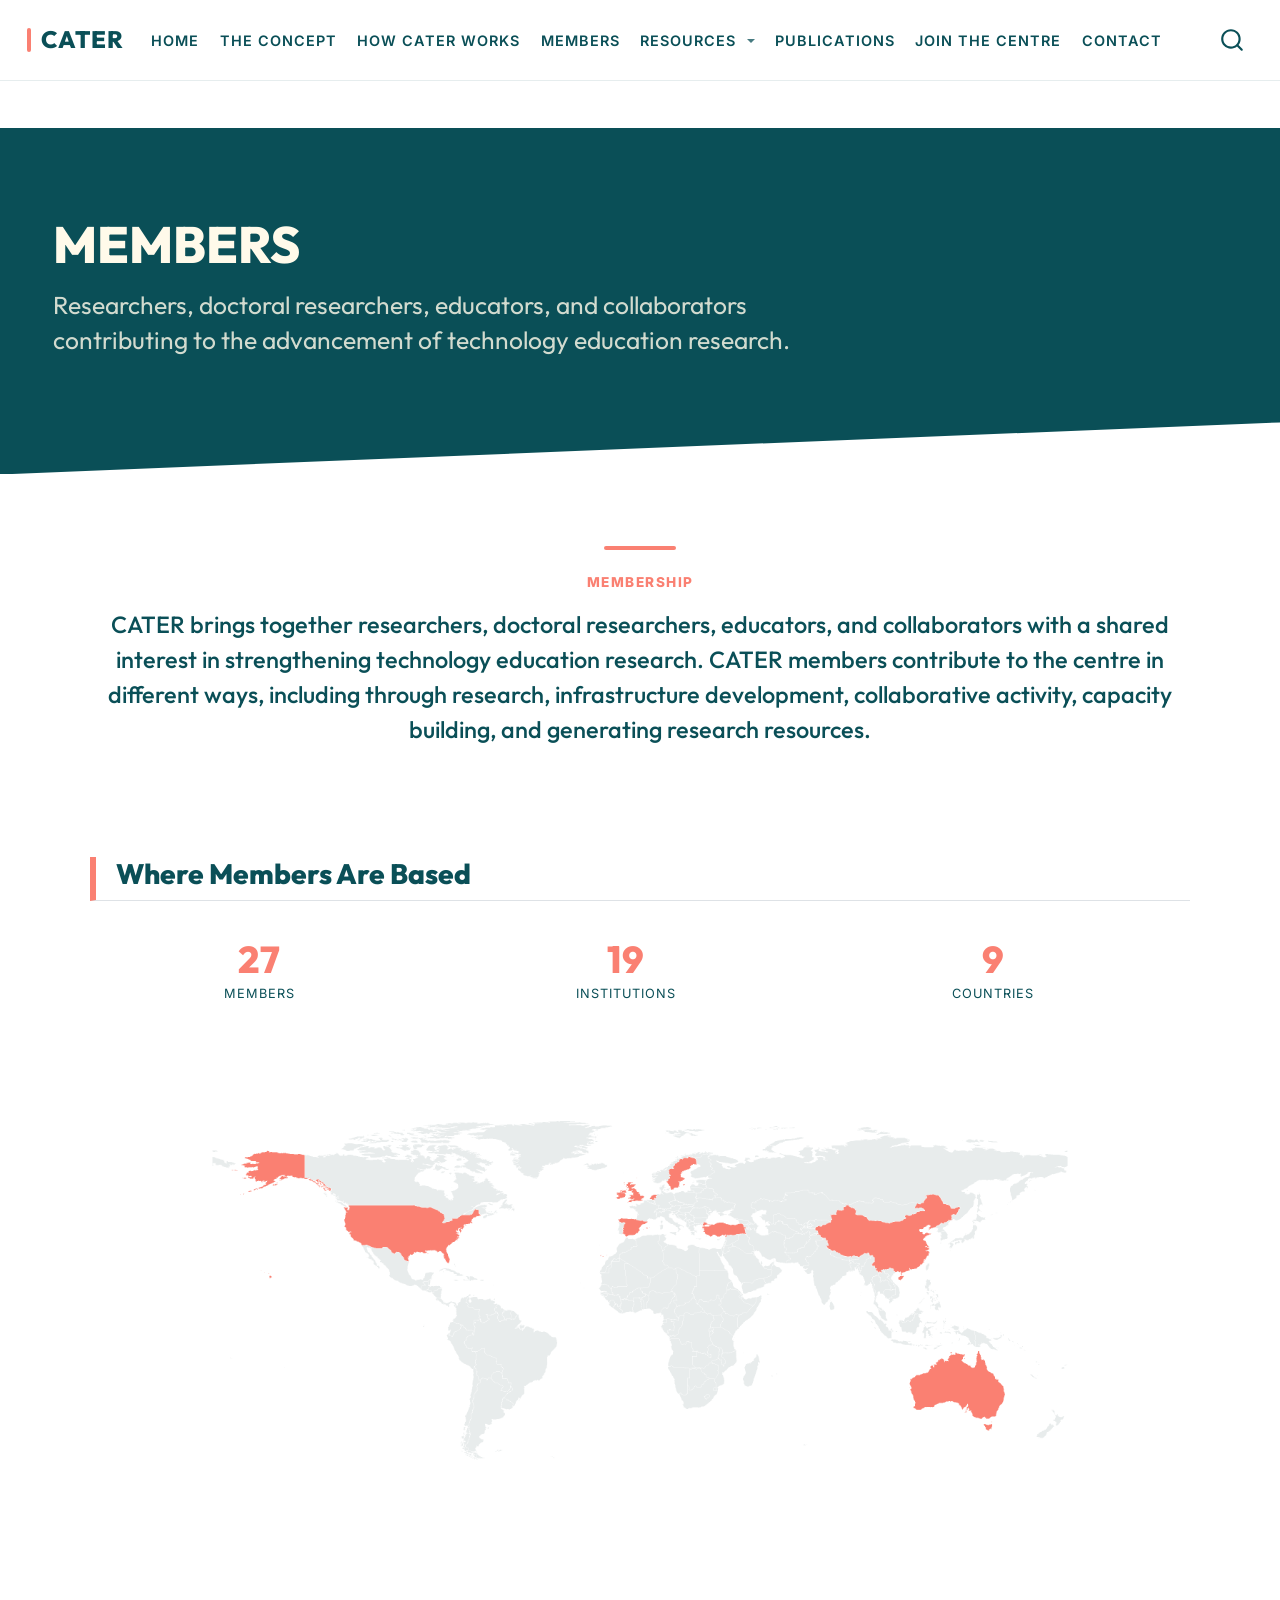
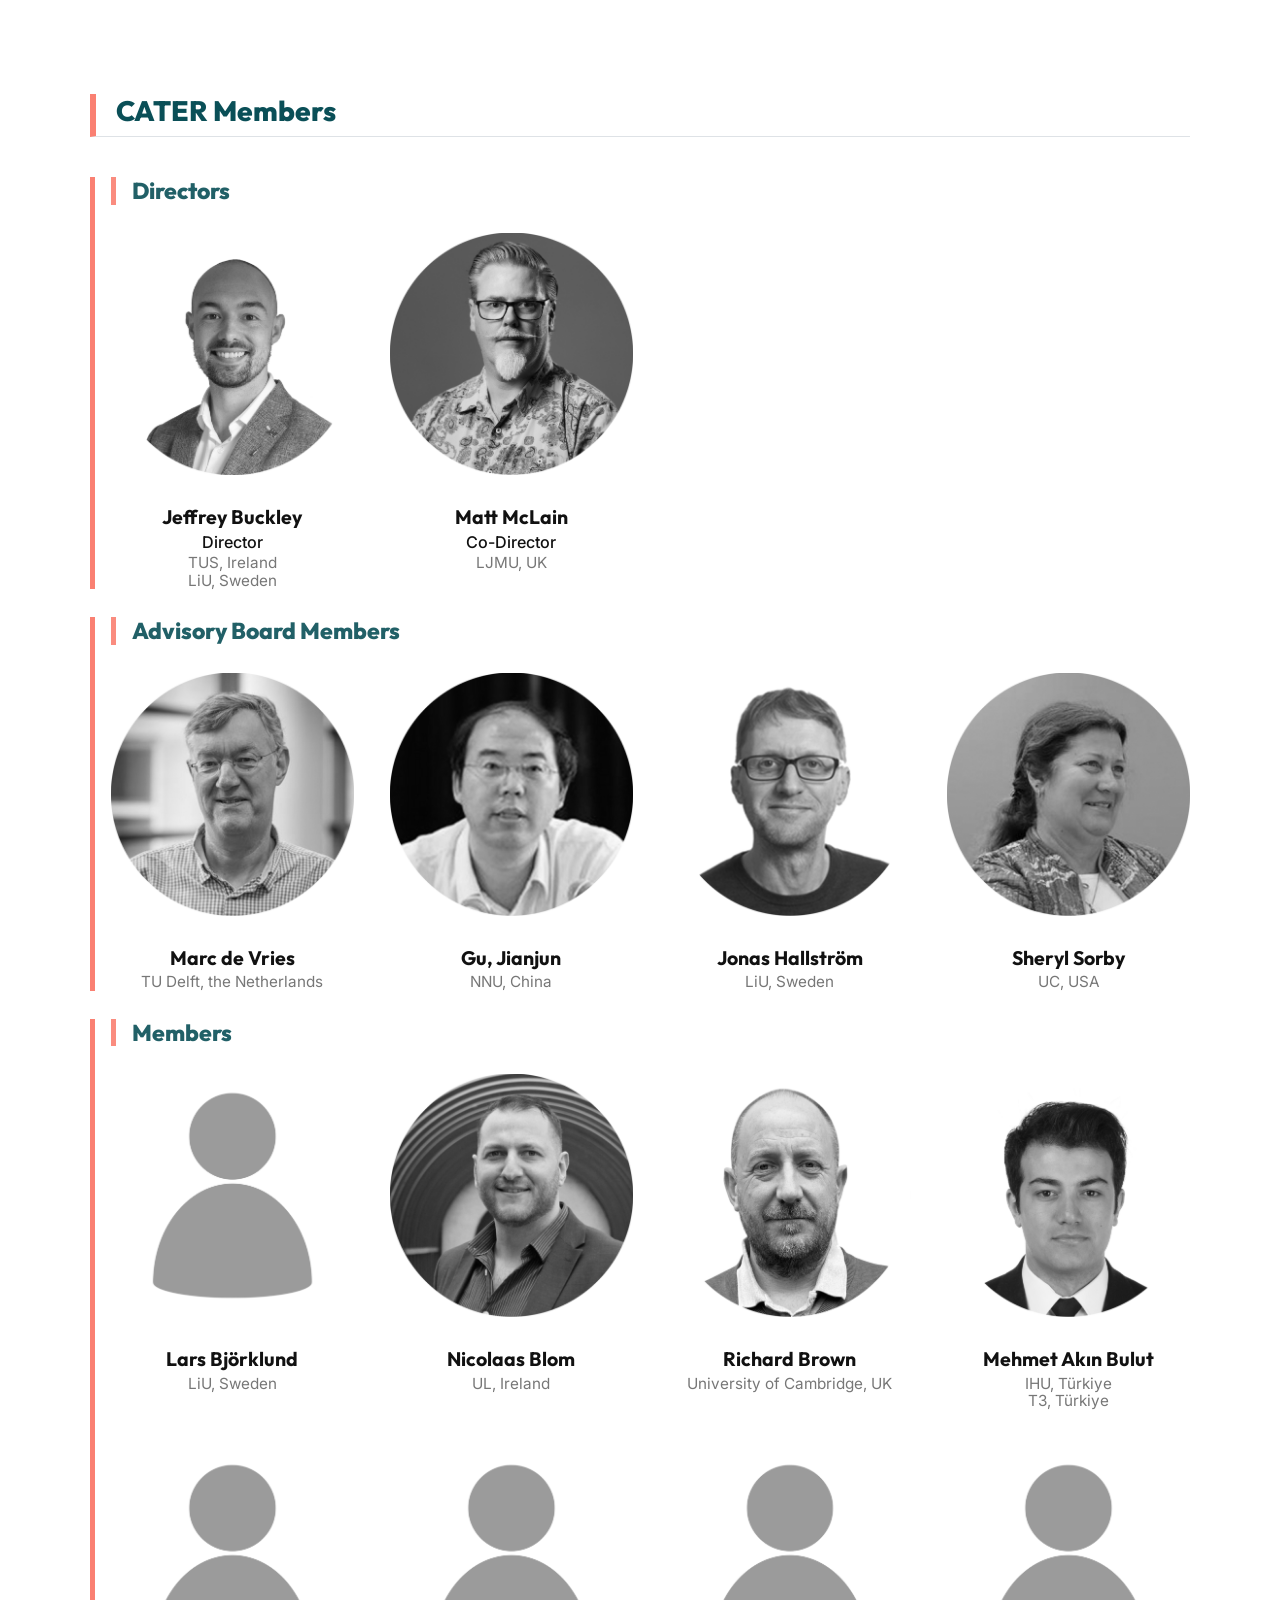
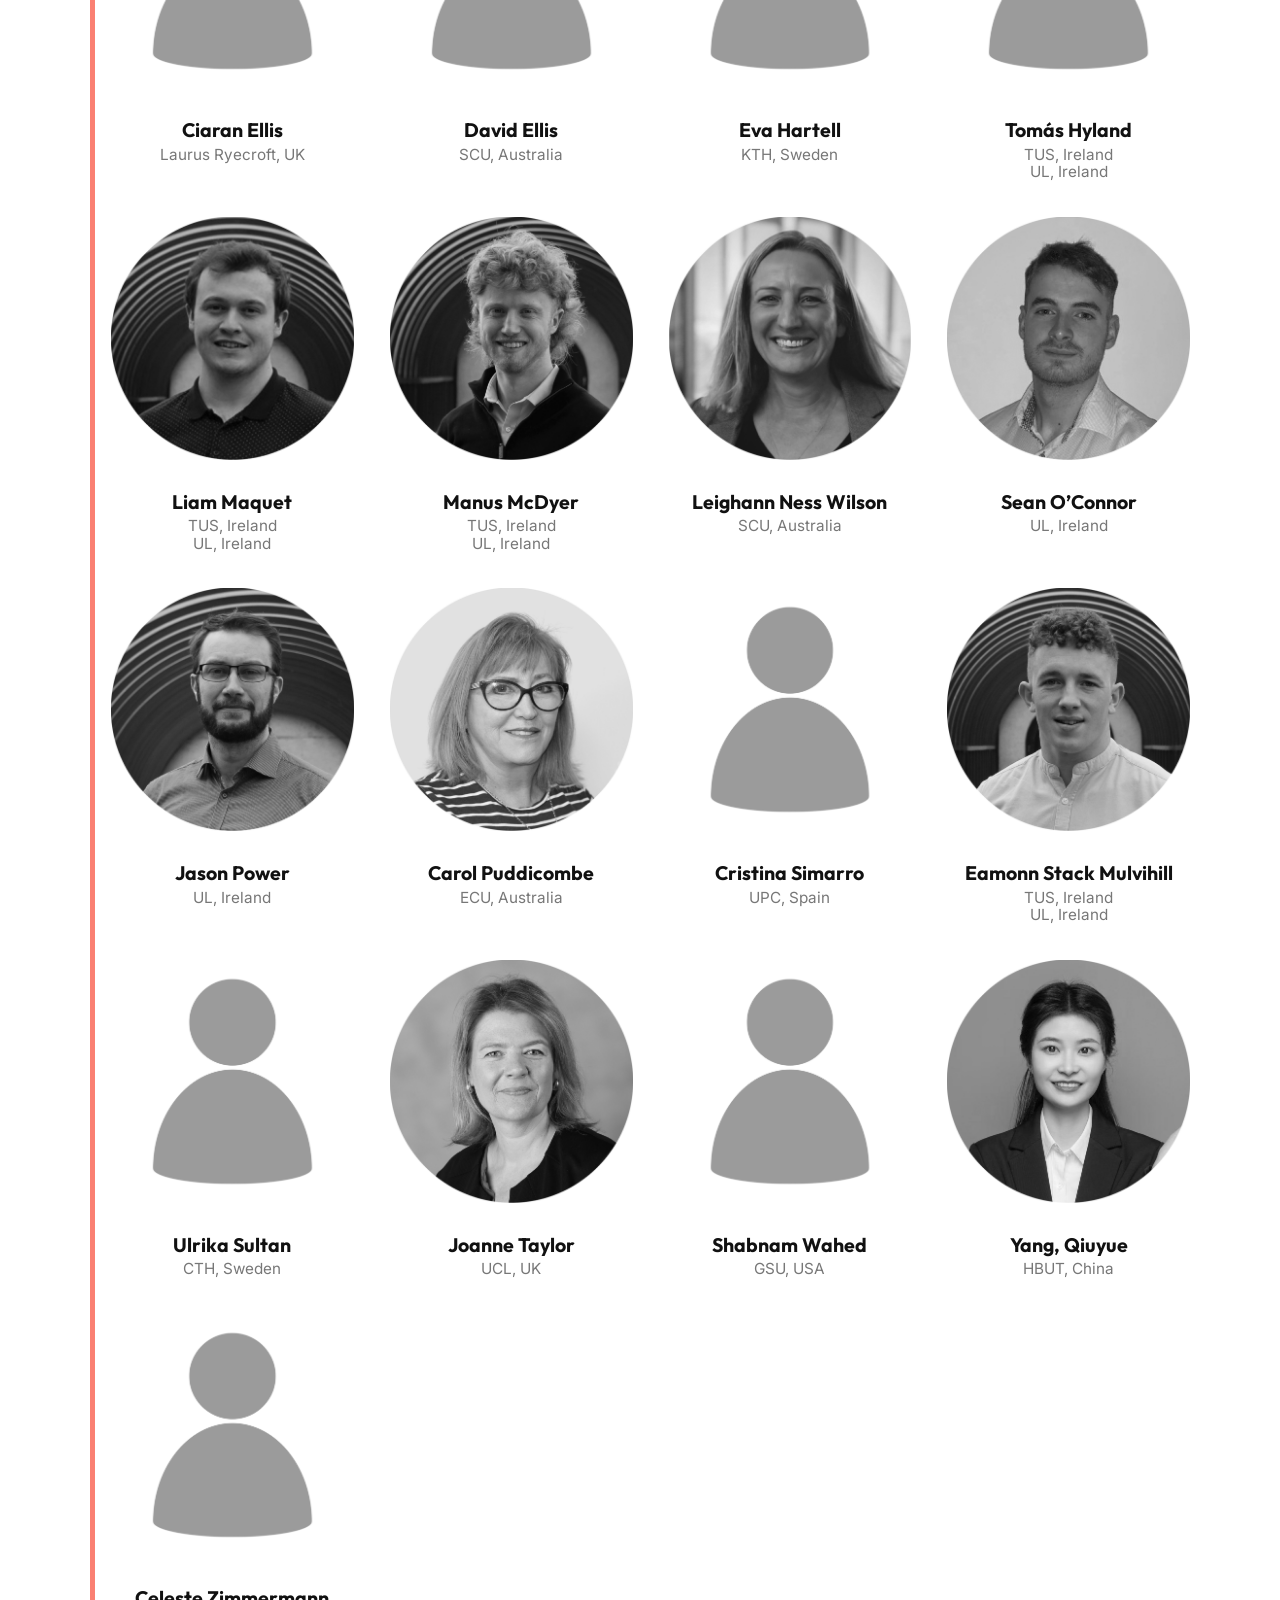
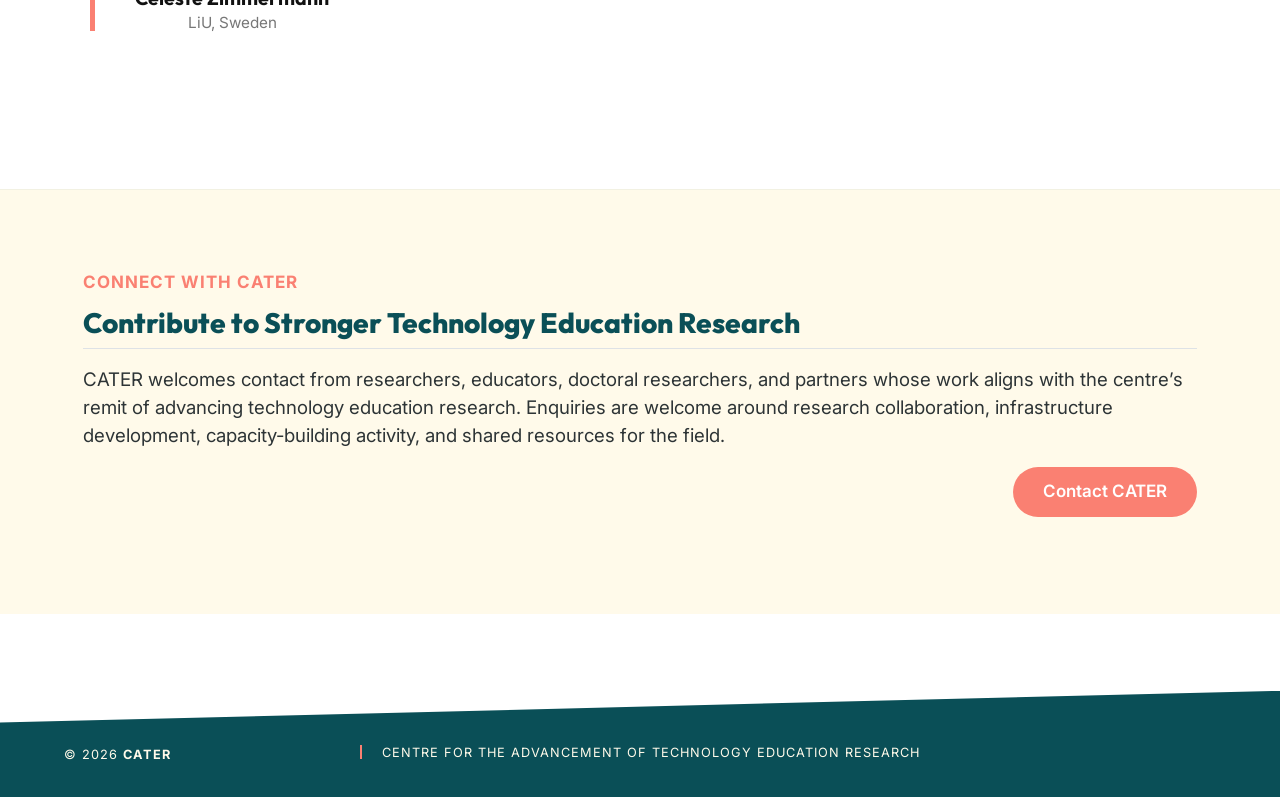
<file: members.html>
<!DOCTYPE html>
<html xmlns="http://www.w3.org/1999/xhtml" lang="en" xml:lang="en"><head>

<meta charset="utf-8">
<meta name="generator" content="quarto-1.8.26">

<meta name="viewport" content="width=device-width, initial-scale=1.0, user-scalable=yes">


<title>members – CATER</title>
<style>
code{white-space: pre-wrap;}
span.smallcaps{font-variant: small-caps;}
div.columns{display: flex; gap: min(4vw, 1.5em);}
div.column{flex: auto; overflow-x: auto;}
div.hanging-indent{margin-left: 1.5em; text-indent: -1.5em;}
ul.task-list{list-style: none;}
ul.task-list li input[type="checkbox"] {
  width: 0.8em;
  margin: 0 0.8em 0.2em -1em; /* quarto-specific, see https://github.com/quarto-dev/quarto-cli/issues/4556 */ 
  vertical-align: middle;
}
</style>


<script src="site_libs/quarto-nav/quarto-nav.js"></script>
<script src="site_libs/quarto-nav/headroom.min.js"></script>
<script src="site_libs/clipboard/clipboard.min.js"></script>
<script src="site_libs/quarto-search/autocomplete.umd.js"></script>
<script src="site_libs/quarto-search/fuse.min.js"></script>
<script src="site_libs/quarto-search/quarto-search.js"></script>
<meta name="quarto:offset" content="./">
<link href="./images/general_website_images/favicon.png" rel="icon" type="image/png">
<script src="site_libs/quarto-html/quarto.js" type="module"></script>
<script src="site_libs/quarto-html/tabsets/tabsets.js" type="module"></script>
<script src="site_libs/quarto-html/axe/axe-check.js" type="module"></script>
<script src="site_libs/quarto-html/popper.min.js"></script>
<script src="site_libs/quarto-html/tippy.umd.min.js"></script>
<script src="site_libs/quarto-html/anchor.min.js"></script>
<link href="site_libs/quarto-html/tippy.css" rel="stylesheet">
<link href="site_libs/quarto-html/quarto-syntax-highlighting-587c61ba64f3a5504c4d52d930310e48.css" rel="stylesheet" id="quarto-text-highlighting-styles">
<script src="site_libs/bootstrap/bootstrap.min.js"></script>
<link href="site_libs/bootstrap/bootstrap-icons.css" rel="stylesheet">
<link href="site_libs/bootstrap/bootstrap-7433b6b8479988bcbc681e2df79588c1.min.css" rel="stylesheet" append-hash="true" id="quarto-bootstrap" data-mode="light">
<script id="quarto-search-options" type="application/json">{
  "location": "navbar",
  "copy-button": false,
  "collapse-after": 3,
  "panel-placement": "end",
  "type": "overlay",
  "limit": 50,
  "keyboard-shortcut": [
    "f",
    "/",
    "s"
  ],
  "show-item-context": false,
  "language": {
    "search-no-results-text": "No results",
    "search-matching-documents-text": "matching documents",
    "search-copy-link-title": "Copy link to search",
    "search-hide-matches-text": "Hide additional matches",
    "search-more-match-text": "more match in this document",
    "search-more-matches-text": "more matches in this document",
    "search-clear-button-title": "Clear",
    "search-text-placeholder": "",
    "search-detached-cancel-button-title": "Cancel",
    "search-submit-button-title": "Submit",
    "search-label": "Search"
  }
}</script>
<link rel="stylesheet" href="https://cdn.jsdelivr.net/npm/bootstrap-icons@1.10.0/font/bootstrap-icons.css">


</head>

<body class="nav-fixed fullcontent quarto-light">

<div id="quarto-search-results"></div>
  <header id="quarto-header" class="headroom fixed-top">
    <nav class="navbar navbar-expand-lg " data-bs-theme="dark">
      <div class="navbar-container container-fluid">
      <div class="navbar-brand-container mx-auto">
    <a class="navbar-brand" href="./index.html">
    <span class="navbar-title">CATER</span>
    </a>
  </div>
            <div id="quarto-search" class="" title="Search"></div>
          <button class="navbar-toggler" type="button" data-bs-toggle="collapse" data-bs-target="#navbarCollapse" aria-controls="navbarCollapse" role="menu" aria-expanded="false" aria-label="Toggle navigation" onclick="if (window.quartoToggleHeadroom) { window.quartoToggleHeadroom(); }">
  <span class="navbar-toggler-icon"></span>
</button>
          <div class="collapse navbar-collapse" id="navbarCollapse">
            <ul class="navbar-nav navbar-nav-scroll me-auto">
  <li class="nav-item">
    <a class="nav-link" href="./index.html"> 
<span class="menu-text">Home</span></a>
  </li>  
  <li class="nav-item">
    <a class="nav-link" href="./the_concept.html"> 
<span class="menu-text">The Concept</span></a>
  </li>  
  <li class="nav-item">
    <a class="nav-link" href="./how_cater_works.html"> 
<span class="menu-text">How CATER Works</span></a>
  </li>  
  <li class="nav-item">
    <a class="nav-link active" href="./members.html" aria-current="page"> 
<span class="menu-text">Members</span></a>
  </li>  
  <li class="nav-item dropdown ">
    <a class="nav-link dropdown-toggle" href="#" id="nav-menu-resources" role="link" data-bs-toggle="dropdown" aria-expanded="false">
 <span class="menu-text">Resources</span>
    </a>
    <ul class="dropdown-menu" aria-labelledby="nav-menu-resources">    
        <li>
    <a class="dropdown-item" href="./web_apps.html">
 <span class="dropdown-text">Web Apps</span></a>
  </li>  
        <li>
    <a class="dropdown-item" href="./measurement_instruments.html">
 <span class="dropdown-text">Measurement Instruments</span></a>
  </li>  
    </ul>
  </li>
  <li class="nav-item">
    <a class="nav-link" href="./publications.html"> 
<span class="menu-text">Publications</span></a>
  </li>  
  <li class="nav-item">
    <a class="nav-link" href="./join_the_centre.html"> 
<span class="menu-text">Join the Centre</span></a>
  </li>  
  <li class="nav-item">
    <a class="nav-link" href="mailto:jeffrey.buckley@tus.ie?subject=CATER%20enquiry"> 
<span class="menu-text">Contact</span></a>
  </li>  
</ul>
          </div> <!-- /navcollapse -->
            <div class="quarto-navbar-tools">
</div>
      </div> <!-- /container-fluid -->
    </nav>
</header>
<!-- content -->
<div id="quarto-content" class="quarto-container page-columns page-rows-contents page-layout-article page-navbar">
<!-- sidebar -->
<!-- margin-sidebar -->
    
<!-- main -->
<main class="content page-columns page-full" id="quarto-document-content"><header id="title-block-header" class="quarto-title-block"></header>




<div class="column-screen hero-mini">
<section id="members" class="level2 container">
<h2 class="anchored" data-anchor-id="members">MEMBERS</h2>
<p class="hero-subtitle">
Researchers, doctoral researchers, educators, and collaborators contributing to the advancement of technology education research.
</p>
</section>
</div>
<div class="column-screen">
<div class="works-intro">
<p class="bridge-kicker">
Membership
</p>
<p class="works-lead">
CATER brings together researchers, doctoral researchers, educators, and collaborators with a shared interest in strengthening technology education research. CATER members contribute to the centre in different ways, including through research, infrastructure development, collaborative activity, capacity building, and generating research resources.
</p>
</div>
</div>
<section id="where-members-are-based" class="level2 container agenda-section members-map-section">
<h2 class="anchored" data-anchor-id="where-members-are-based">Where Members Are Based</h2>
<div class="member-snapshot">
<div>
<p><span>27</span> <label>Members</label></p>
</div>
<div>
<p><span>19</span> <label>Institutions</label></p>
</div>
<div>
<p><span>9</span> <label>Countries</label></p>
</div>
</div>
<div class="cell">
<div class="cell-output-display">
<div>
<figure class="figure">
<p><img src="members_files/figure-html/unnamed-chunk-1-1.png" class="img-fluid figure-img" width="1344"></p>
</figure>
</div>
</div>
</div>
</section>
<section id="cater-members" class="level2 container agenda-section members-directory">
<h2 class="anchored" data-anchor-id="cater-members">CATER Members</h2>
<section id="directors" class="level3 member-block-title member-block">
<h3 class="member-block-title anchored" data-anchor-id="directors">Directors</h3>
<div class="member-grid">
<div class="member-card">
<p><a href="https://www.jeffbuckleyphd.com" target="_blank" rel="noopener noreferrer" class="member-photo-link"> <img src="images/members/jeff-buckley.jpg" alt="Jeffrey Buckley" class="member-photo"> </a></p>
<div class="member-info">
<p class="member-name">
Jeffrey Buckley
</p>
<p class="member-role">
Director
</p>
<p class="member-location">
TUS, Ireland
</p>
<p class="member-location">
LiU, Sweden
</p>
</div>
</div>
<div class="member-card">
<p><a href="https://profiles.ljmu.ac.uk/2543-matt-mclain" target="_blank" rel="noopener noreferrer" class="member-photo-link"> <img src="images/members/matt-mclain.jpg" alt="Matt McLain" class="member-photo"> </a></p>
<div class="member-info">
<p class="member-name">
Matt McLain
</p>
<p class="member-role">
Co-Director
</p>
<p class="member-location">
LJMU, UK
</p>
</div>
</div>
</div>
</section>
<section id="advisory-board-members" class="level3 member-block-title member-block">
<h3 class="member-block-title anchored" data-anchor-id="advisory-board-members">Advisory Board Members</h3>
<div class="member-grid">
<div class="member-card">
<p><a href="https://www.tudelft.nl/en/tpm/our-faculty/departments/values-technology-and-innovation/people/full-professors/profdr-m-marc-de-vries" target="_blank" rel="noopener noreferrer" class="member-photo-link"> <img src="images/members/marc-de-vries.jpg" alt="Marc de Vries" class="member-photo"> </a></p>
<div class="member-info">
<p class="member-name">
Marc de Vries
</p>
<p class="member-location">
TU Delft, the Netherlands
</p>
</div>
</div>
<div class="member-card">
<p><a class="member-photo-link"> <img src="images/members/jianjun-gu.jpg" alt="Jianjun-Gu" class="member-photo"> </a></p>
<div class="member-info">
<p class="member-name">
Gu, Jianjun
</p>
<p class="member-location">
NNU, China
</p>
</div>
</div>
<div class="member-card">
<p><a href="https://liu.se/en/employee/jonha89" target="_blank" rel="noopener noreferrer" class="member-photo-link"> <img src="images/members/jonas-hallstrom.jpg" alt="Jonas Hallström" class="member-photo"> </a></p>
<div class="member-info">
<p class="member-name">
Jonas Hallström
</p>
<p class="member-location">
LiU, Sweden
</p>
</div>
</div>
<div class="member-card">
<p><a href="https://researchdirectory.uc.edu/p/sorbysa" target="_blank" rel="noopener noreferrer" class="member-photo-link"> <img src="images/members/sheryl-sorby.jpg" alt="Sheryl Sorby" class="member-photo"> </a></p>
<div class="member-info">
<p class="member-name">
Sheryl Sorby
</p>
<p class="member-location">
UC, USA
</p>
</div>
</div>
</div>
</section>
<section id="members-1" class="level3 member-block-title member-block">
<h3 class="member-block-title anchored" data-anchor-id="members-1">Members</h3>
<div class="member-grid">
<div class="member-card">
<p><a class="member-photo-link"> <img src="images/members/no-profile-image.jpg" alt="Lars Björklund" class="member-photo"> </a></p>
<div class="member-info">
<p class="member-name">
Lars Björklund
</p>
<p class="member-location">
LiU, Sweden
</p>
</div>
</div>
<div class="member-card">
<p><a href="https://pure.ul.ie/en/persons/nicolaas-blom/" target="_blank" rel="noopener noreferrer" class="member-photo-link"> <img src="images/members/nicolaas-blom.jpg" alt="Nicolaas Blom" class="member-photo"> </a></p>
<div class="member-info">
<p class="member-name">
Nicolaas Blom
</p>
<p class="member-location">
UL, Ireland
</p>
</div>
</div>
<div class="member-card">
<p><a href="https://orcid.org/0009-0000-2739-997X" target="_blank" rel="noopener noreferrer" class="member-photo-link"> <img src="images/members/richard-brown.jpg" alt="Richard Brown" class="member-photo"> </a></p>
<div class="member-info">
<p class="member-name">
Richard Brown
</p>
<p class="member-location">
University of Cambridge, UK
</p>
</div>
</div>
<div class="member-card">
<p><a href="https://akademik.ihu.edu.tr/en/akin-bulut" target="_blank" rel="noopener noreferrer" class="member-photo-link"> <img src="images/members/mehmet-akin-bulut.jpg" alt="Mehmet Akın Bulut" class="member-photo"> </a></p>
<div class="member-info">
<p class="member-name">
Mehmet Akın Bulut
</p>
<p class="member-location">
IHU, Türkiye
</p>
<p class="member-location">
T3, Türkiye
</p>
</div>
</div>
<div class="member-card">
<p><a class="member-photo-link"> <img src="images/members/no-profile-image.jpg" alt="Ciaran Ellis" class="member-photo"> </a></p>
<div class="member-info">
<p class="member-name">
Ciaran Ellis
</p>
<p class="member-location">
Laurus Ryecroft, UK
</p>
</div>
</div>
<div class="member-card">
<p><a href="https://researchportal.scu.edu.au/esploro/profile/david_ellis/overview?institution=61SCU_INST" target="_blank" rel="noopener noreferrer" class="member-photo-link"> <img src="images/members/no-profile-image.jpg" alt="David Ellis" class="member-photo"> </a></p>
<div class="member-info">
<p class="member-name">
David Ellis
</p>
<p class="member-location">
SCU, Australia
</p>
</div>
</div>
<div class="member-card">
<p><a class="member-photo-link"> <img src="images/members/no-profile-image.jpg" alt="Eva Hartell" class="member-photo"> </a></p>
<div class="member-info">
<p class="member-name">
Eva Hartell
</p>
<p class="member-location">
KTH, Sweden
</p>
</div>
</div>
<div class="member-card">
<p><a class="member-photo-link"> <img src="images/members/no-profile-image.jpg" alt="Tomás Hyland" class="member-photo"> </a></p>
<div class="member-info">
<p class="member-name">
Tomás Hyland
</p>
<p class="member-location">
TUS, Ireland
</p>
<p class="member-location">
UL, Ireland
</p>
</div>
</div>
<div class="member-card">
<p><a href="https://www.liammaquet.com" target="_blank" rel="noopener noreferrer" class="member-photo-link"> <img src="images/members/liam-maquet.jpg" alt="Liam Maquet" class="member-photo"> </a></p>
<div class="member-info">
<p class="member-name">
Liam Maquet
</p>
<p class="member-location">
TUS, Ireland
</p>
<p class="member-location">
UL, Ireland
</p>
</div>
</div>
<div class="member-card">
<p><a href="https://pure.ul.ie/en/persons/manus-mcdyer/" target="_blank" rel="noopener noreferrer" class="member-photo-link"> <img src="images/members/manus-mcdyer.jpg" alt="Manus McDyer" class="member-photo"> </a></p>
<div class="member-info">
<p class="member-name">
Manus McDyer
</p>
<p class="member-location">
TUS, Ireland
</p>
<p class="member-location">
UL, Ireland
</p>
</div>
</div>
<div class="member-card">
<p><a href="https://www.scu.edu.au/about/contacts/directory/132473/" target="_blank" rel="noopener noreferrer" class="member-photo-link"> <img src="images/members/leighann-ness-wilson.jpg" alt="Leighann Ness Wilson" class="member-photo"> </a></p>
<div class="member-info">
<p class="member-name">
Leighann Ness Wilson
</p>
<p class="member-location">
SCU, Australia
</p>
</div>
</div>
<div class="member-card">
<p><a href="https://www.seanoconnor.eu/" target="_blank" rel="noopener noreferrer" class="member-photo-link"> <img src="images/members/sean-oconnor.jpg" alt="Sean O'Connor" class="member-photo"> </a></p>
<div class="member-info">
<p class="member-name">
Sean O’Connor
</p>
<p class="member-location">
UL, Ireland
</p>
</div>
</div>
<div class="member-card">
<p><a href="https://orcid.org/0000-0002-9082-7380" target="_blank" rel="noopener noreferrer" class="member-photo-link"> <img src="images/members/jason-power.jpg" alt="Jason Power" class="member-photo"> </a></p>
<div class="member-info">
<p class="member-name">
Jason Power
</p>
<p class="member-location">
UL, Ireland
</p>
</div>
</div>
<div class="member-card">
<p><a class="member-photo-link"> <img src="images/members/carol-puddicombe.jpg" alt="Carol Puddicombe" class="member-photo"> </a></p>
<div class="member-info">
<p class="member-name">
Carol Puddicombe
</p>
<p class="member-location">
ECU, Australia
</p>
</div>
</div>
<div class="member-card">
<p><a class="member-photo-link"> <img src="images/members/no-profile-image.jpg" alt="Cristina Simarro" class="member-photo"> </a></p>
<div class="member-info">
<p class="member-name">
Cristina Simarro
</p>
<p class="member-location">
UPC, Spain
</p>
</div>
</div>
<div class="member-card">
<p><a href="https://sites.google.com/view/eamonnstackmulvihill/home" target="_blank" rel="noopener noreferrer" class="member-photo-link"> <img src="images/members/eamonn-stackmulvihill.jpg" alt="Eamonn Stack Mulvihill" class="member-photo"> </a></p>
<div class="member-info">
<p class="member-name">
Eamonn Stack Mulvihill
</p>
<p class="member-location">
TUS, Ireland
</p>
<p class="member-location">
UL, Ireland
</p>
</div>
</div>
<div class="member-card">
<p><a href="https://www.linkedin.com/in/ulrika-sultan?utm_source=share_via&amp;utm_content=profile&amp;utm_medium=member_ios" target="_blank" rel="noopener noreferrer" class="member-photo-link"> <img src="images/members/no-profile-image.jpg" alt="Ulrika Sultan" class="member-photo"> </a></p>
<div class="member-info">
<p class="member-name">
Ulrika Sultan
</p>
<p class="member-location">
CTH, Sweden
</p>
</div>
</div>
<div class="member-card">
<p><a href="https://www.jtdesignandtechnology.com/" target="_blank" rel="noopener noreferrer" class="member-photo-link"> <img src="images/members/joanne-taylor.jpg" alt="Joanne Taylor" class="member-photo"> </a></p>
<div class="member-info">
<p class="member-name">
Joanne Taylor
</p>
<p class="member-location">
UCL, UK
</p>
</div>
</div>
<div class="member-card">
<p><a href="https://www.linkedin.com/in/wahedshabnam" target="_blank" rel="noopener noreferrer" class="member-photo-link"> <img src="images/members/no-profile-image.jpg" alt="Shabnam Wahed" class="member-photo"> </a></p>
<div class="member-info">
<p class="member-name">
Shabnam Wahed
</p>
<p class="member-location">
GSU, USA
</p>
</div>
</div>
<div class="member-card">
<p><a class="member-photo-link"> <img src="images/members/qiuyue-yang.jpg" alt="Qiuyue Yang" class="member-photo"> </a></p>
<div class="member-info">
<p class="member-name">
Yang, Qiuyue
</p>
<p class="member-location">
HBUT, China
</p>
</div>
</div>
<div class="member-card">
<p><a href="https://liu.se/medarbetare/celzi43" target="_blank" rel="noopener noreferrer" class="member-photo-link"> <img src="images/members/no-profile-image.jpg" alt="Celeste Zimmermann" class="member-photo"> </a></p>
<div class="member-info">
<p class="member-name">
Celeste Zimmermann
</p>
<p class="member-location">
LiU, Sweden
</p>
</div>
</div>
</div>
</section>
</section>
<div class="column-screen impact-strip" style="margin-top: 60px;">
<div class="container">
<div class="row align-items-center">
<div class="col-md-8 text-start">
<span class="accent-text">Connect with CATER</span>
<h2 style="color: #0A4F57; font-weight: 800;" class="anchored">
Contribute to Stronger Technology Education Research
</h2>
<p style="color: #2d3436; font-size: 1.1rem;">
CATER welcomes contact from researchers, educators, doctoral researchers, and partners whose work aligns with the centre’s remit of advancing technology education research. Enquiries are welcome around research collaboration, infrastructure development, capacity-building activity, and shared resources for the field.
</p>
</div>
<div class="col-md-4 text-end">
<p><a href="mailto:jeffrey.buckley@tus.ie?subject=CATER%20enquiry" class="btn-cater" role="button">Contact CATER</a></p>
</div>
</div>
</div>
</div>



</main> <!-- /main -->
<script id="quarto-html-after-body" type="application/javascript">
  window.document.addEventListener("DOMContentLoaded", function (event) {
    const icon = "";
    const anchorJS = new window.AnchorJS();
    anchorJS.options = {
      placement: 'right',
      icon: icon
    };
    anchorJS.add('.anchored');
    const isCodeAnnotation = (el) => {
      for (const clz of el.classList) {
        if (clz.startsWith('code-annotation-')) {                     
          return true;
        }
      }
      return false;
    }
    const onCopySuccess = function(e) {
      // button target
      const button = e.trigger;
      // don't keep focus
      button.blur();
      // flash "checked"
      button.classList.add('code-copy-button-checked');
      var currentTitle = button.getAttribute("title");
      button.setAttribute("title", "Copied!");
      let tooltip;
      if (window.bootstrap) {
        button.setAttribute("data-bs-toggle", "tooltip");
        button.setAttribute("data-bs-placement", "left");
        button.setAttribute("data-bs-title", "Copied!");
        tooltip = new bootstrap.Tooltip(button, 
          { trigger: "manual", 
            customClass: "code-copy-button-tooltip",
            offset: [0, -8]});
        tooltip.show();    
      }
      setTimeout(function() {
        if (tooltip) {
          tooltip.hide();
          button.removeAttribute("data-bs-title");
          button.removeAttribute("data-bs-toggle");
          button.removeAttribute("data-bs-placement");
        }
        button.setAttribute("title", currentTitle);
        button.classList.remove('code-copy-button-checked');
      }, 1000);
      // clear code selection
      e.clearSelection();
    }
    const getTextToCopy = function(trigger) {
      const outerScaffold = trigger.parentElement.cloneNode(true);
      const codeEl = outerScaffold.querySelector('code');
      for (const childEl of codeEl.children) {
        if (isCodeAnnotation(childEl)) {
          childEl.remove();
        }
      }
      return codeEl.innerText;
    }
    const clipboard = new window.ClipboardJS('.code-copy-button:not([data-in-quarto-modal])', {
      text: getTextToCopy
    });
    clipboard.on('success', onCopySuccess);
    if (window.document.getElementById('quarto-embedded-source-code-modal')) {
      const clipboardModal = new window.ClipboardJS('.code-copy-button[data-in-quarto-modal]', {
        text: getTextToCopy,
        container: window.document.getElementById('quarto-embedded-source-code-modal')
      });
      clipboardModal.on('success', onCopySuccess);
    }
      var localhostRegex = new RegExp(/^(?:http|https):\/\/localhost\:?[0-9]*\//);
      var mailtoRegex = new RegExp(/^mailto:/);
        var filterRegex = new RegExp("https:\/\/cater-network\.com");
      var isInternal = (href) => {
          return filterRegex.test(href) || localhostRegex.test(href) || mailtoRegex.test(href);
      }
      // Inspect non-navigation links and adorn them if external
     var links = window.document.querySelectorAll('a[href]:not(.nav-link):not(.navbar-brand):not(.toc-action):not(.sidebar-link):not(.sidebar-item-toggle):not(.pagination-link):not(.no-external):not([aria-hidden]):not(.dropdown-item):not(.quarto-navigation-tool):not(.about-link)');
      for (var i=0; i<links.length; i++) {
        const link = links[i];
        if (!isInternal(link.href)) {
          // undo the damage that might have been done by quarto-nav.js in the case of
          // links that we want to consider external
          if (link.dataset.originalHref !== undefined) {
            link.href = link.dataset.originalHref;
          }
        }
      }
    function tippyHover(el, contentFn, onTriggerFn, onUntriggerFn) {
      const config = {
        allowHTML: true,
        maxWidth: 500,
        delay: 100,
        arrow: false,
        appendTo: function(el) {
            return el.parentElement;
        },
        interactive: true,
        interactiveBorder: 10,
        theme: 'quarto',
        placement: 'bottom-start',
      };
      if (contentFn) {
        config.content = contentFn;
      }
      if (onTriggerFn) {
        config.onTrigger = onTriggerFn;
      }
      if (onUntriggerFn) {
        config.onUntrigger = onUntriggerFn;
      }
      window.tippy(el, config); 
    }
    const noterefs = window.document.querySelectorAll('a[role="doc-noteref"]');
    for (var i=0; i<noterefs.length; i++) {
      const ref = noterefs[i];
      tippyHover(ref, function() {
        // use id or data attribute instead here
        let href = ref.getAttribute('data-footnote-href') || ref.getAttribute('href');
        try { href = new URL(href).hash; } catch {}
        const id = href.replace(/^#\/?/, "");
        const note = window.document.getElementById(id);
        if (note) {
          return note.innerHTML;
        } else {
          return "";
        }
      });
    }
    const xrefs = window.document.querySelectorAll('a.quarto-xref');
    const processXRef = (id, note) => {
      // Strip column container classes
      const stripColumnClz = (el) => {
        el.classList.remove("page-full", "page-columns");
        if (el.children) {
          for (const child of el.children) {
            stripColumnClz(child);
          }
        }
      }
      stripColumnClz(note)
      if (id === null || id.startsWith('sec-')) {
        // Special case sections, only their first couple elements
        const container = document.createElement("div");
        if (note.children && note.children.length > 2) {
          container.appendChild(note.children[0].cloneNode(true));
          for (let i = 1; i < note.children.length; i++) {
            const child = note.children[i];
            if (child.tagName === "P" && child.innerText === "") {
              continue;
            } else {
              container.appendChild(child.cloneNode(true));
              break;
            }
          }
          if (window.Quarto?.typesetMath) {
            window.Quarto.typesetMath(container);
          }
          return container.innerHTML
        } else {
          if (window.Quarto?.typesetMath) {
            window.Quarto.typesetMath(note);
          }
          return note.innerHTML;
        }
      } else {
        // Remove any anchor links if they are present
        const anchorLink = note.querySelector('a.anchorjs-link');
        if (anchorLink) {
          anchorLink.remove();
        }
        if (window.Quarto?.typesetMath) {
          window.Quarto.typesetMath(note);
        }
        if (note.classList.contains("callout")) {
          return note.outerHTML;
        } else {
          return note.innerHTML;
        }
      }
    }
    for (var i=0; i<xrefs.length; i++) {
      const xref = xrefs[i];
      tippyHover(xref, undefined, function(instance) {
        instance.disable();
        let url = xref.getAttribute('href');
        let hash = undefined; 
        if (url.startsWith('#')) {
          hash = url;
        } else {
          try { hash = new URL(url).hash; } catch {}
        }
        if (hash) {
          const id = hash.replace(/^#\/?/, "");
          const note = window.document.getElementById(id);
          if (note !== null) {
            try {
              const html = processXRef(id, note.cloneNode(true));
              instance.setContent(html);
            } finally {
              instance.enable();
              instance.show();
            }
          } else {
            // See if we can fetch this
            fetch(url.split('#')[0])
            .then(res => res.text())
            .then(html => {
              const parser = new DOMParser();
              const htmlDoc = parser.parseFromString(html, "text/html");
              const note = htmlDoc.getElementById(id);
              if (note !== null) {
                const html = processXRef(id, note);
                instance.setContent(html);
              } 
            }).finally(() => {
              instance.enable();
              instance.show();
            });
          }
        } else {
          // See if we can fetch a full url (with no hash to target)
          // This is a special case and we should probably do some content thinning / targeting
          fetch(url)
          .then(res => res.text())
          .then(html => {
            const parser = new DOMParser();
            const htmlDoc = parser.parseFromString(html, "text/html");
            const note = htmlDoc.querySelector('main.content');
            if (note !== null) {
              // This should only happen for chapter cross references
              // (since there is no id in the URL)
              // remove the first header
              if (note.children.length > 0 && note.children[0].tagName === "HEADER") {
                note.children[0].remove();
              }
              const html = processXRef(null, note);
              instance.setContent(html);
            } 
          }).finally(() => {
            instance.enable();
            instance.show();
          });
        }
      }, function(instance) {
      });
    }
        let selectedAnnoteEl;
        const selectorForAnnotation = ( cell, annotation) => {
          let cellAttr = 'data-code-cell="' + cell + '"';
          let lineAttr = 'data-code-annotation="' +  annotation + '"';
          const selector = 'span[' + cellAttr + '][' + lineAttr + ']';
          return selector;
        }
        const selectCodeLines = (annoteEl) => {
          const doc = window.document;
          const targetCell = annoteEl.getAttribute("data-target-cell");
          const targetAnnotation = annoteEl.getAttribute("data-target-annotation");
          const annoteSpan = window.document.querySelector(selectorForAnnotation(targetCell, targetAnnotation));
          const lines = annoteSpan.getAttribute("data-code-lines").split(",");
          const lineIds = lines.map((line) => {
            return targetCell + "-" + line;
          })
          let top = null;
          let height = null;
          let parent = null;
          if (lineIds.length > 0) {
              //compute the position of the single el (top and bottom and make a div)
              const el = window.document.getElementById(lineIds[0]);
              top = el.offsetTop;
              height = el.offsetHeight;
              parent = el.parentElement.parentElement;
            if (lineIds.length > 1) {
              const lastEl = window.document.getElementById(lineIds[lineIds.length - 1]);
              const bottom = lastEl.offsetTop + lastEl.offsetHeight;
              height = bottom - top;
            }
            if (top !== null && height !== null && parent !== null) {
              // cook up a div (if necessary) and position it 
              let div = window.document.getElementById("code-annotation-line-highlight");
              if (div === null) {
                div = window.document.createElement("div");
                div.setAttribute("id", "code-annotation-line-highlight");
                div.style.position = 'absolute';
                parent.appendChild(div);
              }
              div.style.top = top - 2 + "px";
              div.style.height = height + 4 + "px";
              div.style.left = 0;
              let gutterDiv = window.document.getElementById("code-annotation-line-highlight-gutter");
              if (gutterDiv === null) {
                gutterDiv = window.document.createElement("div");
                gutterDiv.setAttribute("id", "code-annotation-line-highlight-gutter");
                gutterDiv.style.position = 'absolute';
                const codeCell = window.document.getElementById(targetCell);
                const gutter = codeCell.querySelector('.code-annotation-gutter');
                gutter.appendChild(gutterDiv);
              }
              gutterDiv.style.top = top - 2 + "px";
              gutterDiv.style.height = height + 4 + "px";
            }
            selectedAnnoteEl = annoteEl;
          }
        };
        const unselectCodeLines = () => {
          const elementsIds = ["code-annotation-line-highlight", "code-annotation-line-highlight-gutter"];
          elementsIds.forEach((elId) => {
            const div = window.document.getElementById(elId);
            if (div) {
              div.remove();
            }
          });
          selectedAnnoteEl = undefined;
        };
          // Handle positioning of the toggle
      window.addEventListener(
        "resize",
        throttle(() => {
          elRect = undefined;
          if (selectedAnnoteEl) {
            selectCodeLines(selectedAnnoteEl);
          }
        }, 10)
      );
      function throttle(fn, ms) {
      let throttle = false;
      let timer;
        return (...args) => {
          if(!throttle) { // first call gets through
              fn.apply(this, args);
              throttle = true;
          } else { // all the others get throttled
              if(timer) clearTimeout(timer); // cancel #2
              timer = setTimeout(() => {
                fn.apply(this, args);
                timer = throttle = false;
              }, ms);
          }
        };
      }
        // Attach click handler to the DT
        const annoteDls = window.document.querySelectorAll('dt[data-target-cell]');
        for (const annoteDlNode of annoteDls) {
          annoteDlNode.addEventListener('click', (event) => {
            const clickedEl = event.target;
            if (clickedEl !== selectedAnnoteEl) {
              unselectCodeLines();
              const activeEl = window.document.querySelector('dt[data-target-cell].code-annotation-active');
              if (activeEl) {
                activeEl.classList.remove('code-annotation-active');
              }
              selectCodeLines(clickedEl);
              clickedEl.classList.add('code-annotation-active');
            } else {
              // Unselect the line
              unselectCodeLines();
              clickedEl.classList.remove('code-annotation-active');
            }
          });
        }
    const findCites = (el) => {
      const parentEl = el.parentElement;
      if (parentEl) {
        const cites = parentEl.dataset.cites;
        if (cites) {
          return {
            el,
            cites: cites.split(' ')
          };
        } else {
          return findCites(el.parentElement)
        }
      } else {
        return undefined;
      }
    };
    var bibliorefs = window.document.querySelectorAll('a[role="doc-biblioref"]');
    for (var i=0; i<bibliorefs.length; i++) {
      const ref = bibliorefs[i];
      const citeInfo = findCites(ref);
      if (citeInfo) {
        tippyHover(citeInfo.el, function() {
          var popup = window.document.createElement('div');
          citeInfo.cites.forEach(function(cite) {
            var citeDiv = window.document.createElement('div');
            citeDiv.classList.add('hanging-indent');
            citeDiv.classList.add('csl-entry');
            var biblioDiv = window.document.getElementById('ref-' + cite);
            if (biblioDiv) {
              citeDiv.innerHTML = biblioDiv.innerHTML;
            }
            popup.appendChild(citeDiv);
          });
          return popup.innerHTML;
        });
      }
    }
  });
  </script>
</div> <!-- /content -->
<footer class="footer">
  <div class="nav-footer">
    <div class="nav-footer-left">
<p>© 2026 <strong>CATER</strong></p>
</div>   
    <div class="nav-footer-center">
<p>Centre for the Advancement of Technology Education Research</p>
</div>
    <div class="nav-footer-right">
      &nbsp;
    </div>
  </div>
</footer>




</body></html>
</file>
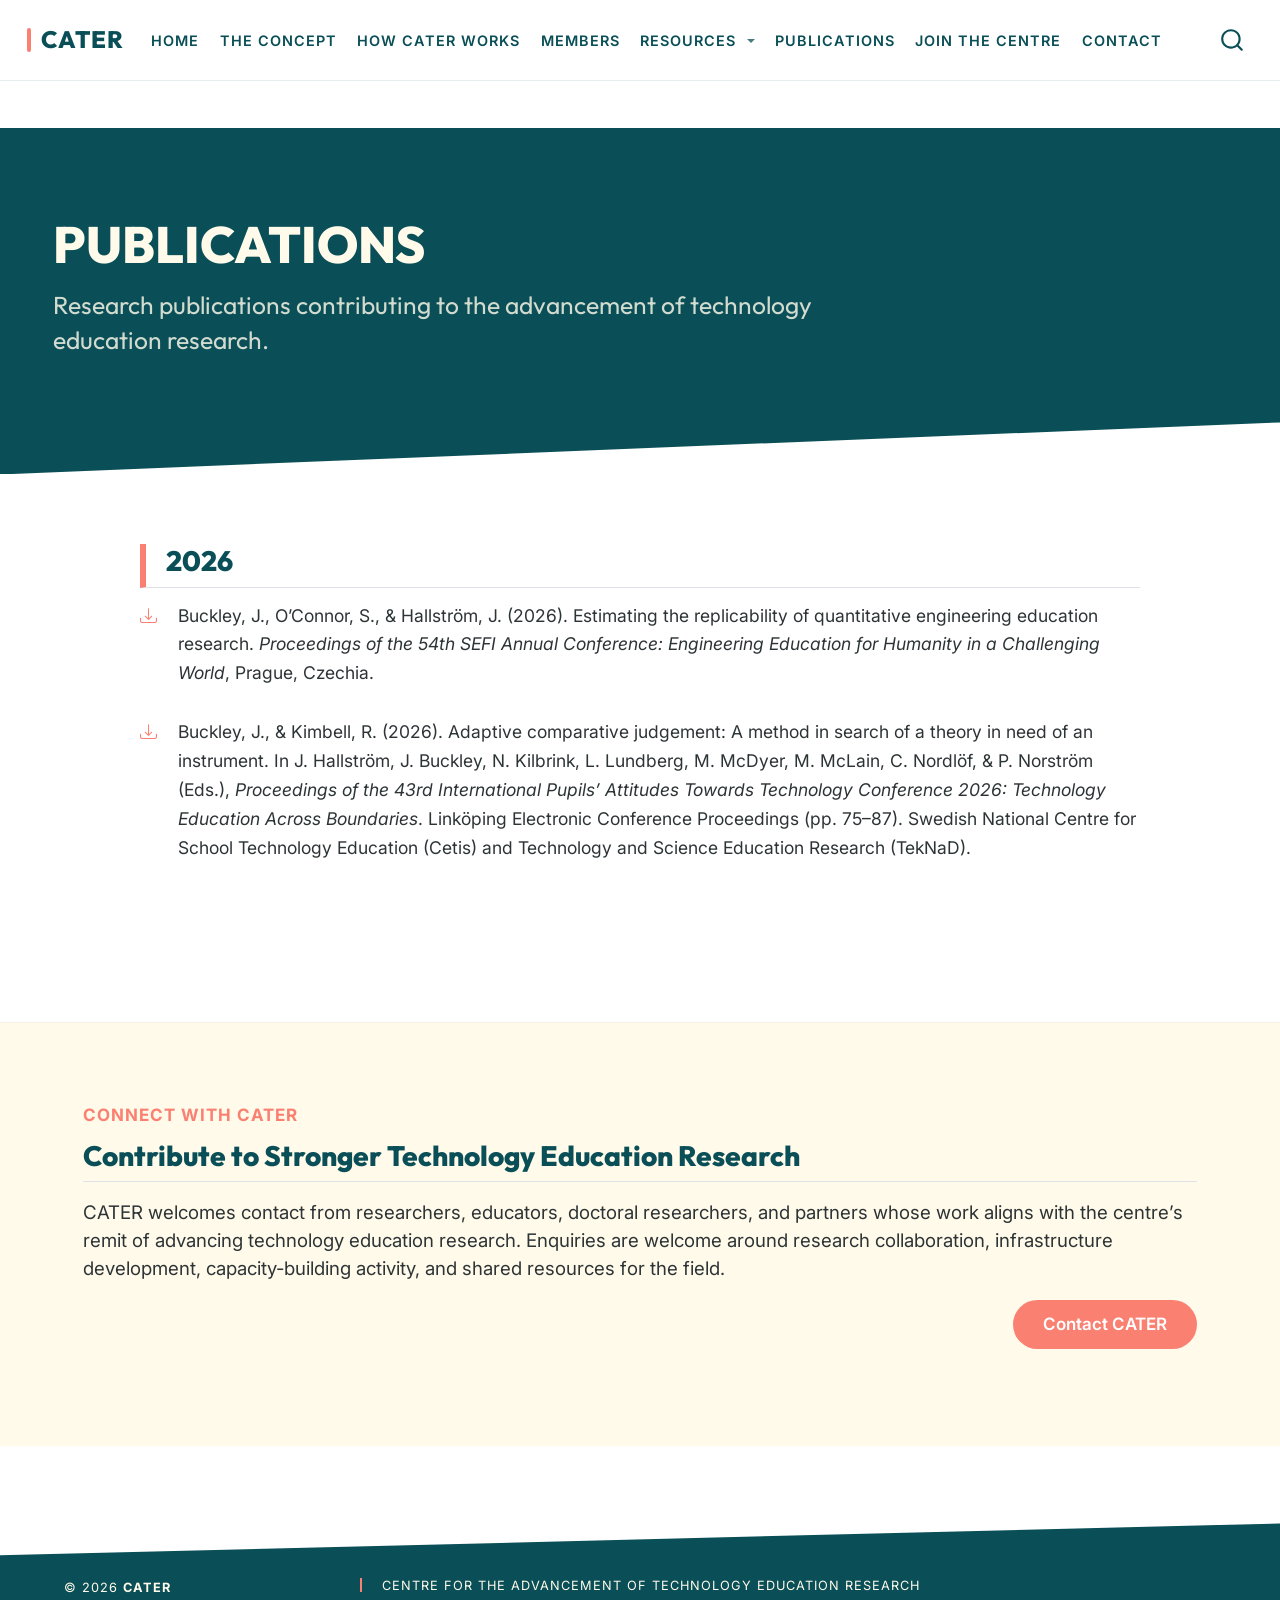
<file: publications.html>
<!DOCTYPE html>
<html xmlns="http://www.w3.org/1999/xhtml" lang="en" xml:lang="en"><head>

<meta charset="utf-8">
<meta name="generator" content="quarto-1.8.26">

<meta name="viewport" content="width=device-width, initial-scale=1.0, user-scalable=yes">


<title>publications – CATER</title>
<style>
code{white-space: pre-wrap;}
span.smallcaps{font-variant: small-caps;}
div.columns{display: flex; gap: min(4vw, 1.5em);}
div.column{flex: auto; overflow-x: auto;}
div.hanging-indent{margin-left: 1.5em; text-indent: -1.5em;}
ul.task-list{list-style: none;}
ul.task-list li input[type="checkbox"] {
  width: 0.8em;
  margin: 0 0.8em 0.2em -1em; /* quarto-specific, see https://github.com/quarto-dev/quarto-cli/issues/4556 */ 
  vertical-align: middle;
}
</style>


<script src="site_libs/quarto-nav/quarto-nav.js"></script>
<script src="site_libs/quarto-nav/headroom.min.js"></script>
<script src="site_libs/clipboard/clipboard.min.js"></script>
<script src="site_libs/quarto-search/autocomplete.umd.js"></script>
<script src="site_libs/quarto-search/fuse.min.js"></script>
<script src="site_libs/quarto-search/quarto-search.js"></script>
<meta name="quarto:offset" content="./">
<link href="./images/general_website_images/favicon.png" rel="icon" type="image/png">
<script src="site_libs/quarto-html/quarto.js" type="module"></script>
<script src="site_libs/quarto-html/tabsets/tabsets.js" type="module"></script>
<script src="site_libs/quarto-html/axe/axe-check.js" type="module"></script>
<script src="site_libs/quarto-html/popper.min.js"></script>
<script src="site_libs/quarto-html/tippy.umd.min.js"></script>
<script src="site_libs/quarto-html/anchor.min.js"></script>
<link href="site_libs/quarto-html/tippy.css" rel="stylesheet">
<link href="site_libs/quarto-html/quarto-syntax-highlighting-587c61ba64f3a5504c4d52d930310e48.css" rel="stylesheet" id="quarto-text-highlighting-styles">
<script src="site_libs/bootstrap/bootstrap.min.js"></script>
<link href="site_libs/bootstrap/bootstrap-icons.css" rel="stylesheet">
<link href="site_libs/bootstrap/bootstrap-7433b6b8479988bcbc681e2df79588c1.min.css" rel="stylesheet" append-hash="true" id="quarto-bootstrap" data-mode="light">
<script id="quarto-search-options" type="application/json">{
  "location": "navbar",
  "copy-button": false,
  "collapse-after": 3,
  "panel-placement": "end",
  "type": "overlay",
  "limit": 50,
  "keyboard-shortcut": [
    "f",
    "/",
    "s"
  ],
  "show-item-context": false,
  "language": {
    "search-no-results-text": "No results",
    "search-matching-documents-text": "matching documents",
    "search-copy-link-title": "Copy link to search",
    "search-hide-matches-text": "Hide additional matches",
    "search-more-match-text": "more match in this document",
    "search-more-matches-text": "more matches in this document",
    "search-clear-button-title": "Clear",
    "search-text-placeholder": "",
    "search-detached-cancel-button-title": "Cancel",
    "search-submit-button-title": "Submit",
    "search-label": "Search"
  }
}</script>
<link rel="stylesheet" href="https://cdn.jsdelivr.net/npm/bootstrap-icons@1.10.0/font/bootstrap-icons.css">


</head>

<body class="nav-fixed fullcontent quarto-light">

<div id="quarto-search-results"></div>
  <header id="quarto-header" class="headroom fixed-top">
    <nav class="navbar navbar-expand-lg " data-bs-theme="dark">
      <div class="navbar-container container-fluid">
      <div class="navbar-brand-container mx-auto">
    <a class="navbar-brand" href="./index.html">
    <span class="navbar-title">CATER</span>
    </a>
  </div>
            <div id="quarto-search" class="" title="Search"></div>
          <button class="navbar-toggler" type="button" data-bs-toggle="collapse" data-bs-target="#navbarCollapse" aria-controls="navbarCollapse" role="menu" aria-expanded="false" aria-label="Toggle navigation" onclick="if (window.quartoToggleHeadroom) { window.quartoToggleHeadroom(); }">
  <span class="navbar-toggler-icon"></span>
</button>
          <div class="collapse navbar-collapse" id="navbarCollapse">
            <ul class="navbar-nav navbar-nav-scroll me-auto">
  <li class="nav-item">
    <a class="nav-link" href="./index.html"> 
<span class="menu-text">Home</span></a>
  </li>  
  <li class="nav-item">
    <a class="nav-link" href="./the_concept.html"> 
<span class="menu-text">The Concept</span></a>
  </li>  
  <li class="nav-item">
    <a class="nav-link" href="./how_cater_works.html"> 
<span class="menu-text">How CATER Works</span></a>
  </li>  
  <li class="nav-item">
    <a class="nav-link" href="./members.html"> 
<span class="menu-text">Members</span></a>
  </li>  
  <li class="nav-item dropdown ">
    <a class="nav-link dropdown-toggle" href="#" id="nav-menu-resources" role="link" data-bs-toggle="dropdown" aria-expanded="false">
 <span class="menu-text">Resources</span>
    </a>
    <ul class="dropdown-menu" aria-labelledby="nav-menu-resources">    
        <li>
    <a class="dropdown-item" href="./web_apps.html">
 <span class="dropdown-text">Web Apps</span></a>
  </li>  
        <li>
    <a class="dropdown-item" href="./measurement_instruments.html">
 <span class="dropdown-text">Measurement Instruments</span></a>
  </li>  
    </ul>
  </li>
  <li class="nav-item">
    <a class="nav-link active" href="./publications.html" aria-current="page"> 
<span class="menu-text">Publications</span></a>
  </li>  
  <li class="nav-item">
    <a class="nav-link" href="./join_the_centre.html"> 
<span class="menu-text">Join the Centre</span></a>
  </li>  
  <li class="nav-item">
    <a class="nav-link" href="mailto:jeffrey.buckley@tus.ie?subject=CATER%20enquiry"> 
<span class="menu-text">Contact</span></a>
  </li>  
</ul>
          </div> <!-- /navcollapse -->
            <div class="quarto-navbar-tools">
</div>
      </div> <!-- /container-fluid -->
    </nav>
</header>
<!-- content -->
<div id="quarto-content" class="quarto-container page-columns page-rows-contents page-layout-article page-navbar">
<!-- sidebar -->
<!-- margin-sidebar -->
    
<!-- main -->
<main class="content page-columns page-full" id="quarto-document-content"><header id="title-block-header" class="quarto-title-block"></header>




<div class="column-screen hero-mini">
<section id="publications" class="level2 container">
<h2 class="anchored" data-anchor-id="publications">PUBLICATIONS</h2>
<p class="hero-subtitle">
Research publications contributing to the advancement of technology education research.
</p>
</section>
</div>
<section id="section" class="level2 container agenda-section app-profile-page">
<h2 class="anchored" data-anchor-id="section">2026</h2>
<div class="publication-entry">
<div class="publication-download">
<p><a href="publications/buckley_et_al_engineering_replicability.pdf" class="publication-pdf" download="" title="Download PDF" aria-label="Download the replicability paper as a PDF"><i class="bi bi-download" aria-hidden="true"></i></a></p>
</div>
<div class="publication-citation">
<p>Buckley, J., O’Connor, S., &amp; Hallström, J. (2026). Estimating the replicability of quantitative engineering education research. <em>Proceedings of the 54th SEFI Annual Conference: Engineering Education for Humanity in a Challenging World</em>, Prague, Czechia.</p>
</div>
</div>
<div class="publication-entry">
<div class="publication-download">
<p><a href="publications/buckley_kimbell_acj_theory_method.pdf" class="publication-pdf" download="" title="Download PDF" aria-label="Download the adaptive comparative judgement paper as a PDF"><i class="bi bi-download" aria-hidden="true"></i></a></p>
</div>
<div class="publication-citation">
<p>Buckley, J., &amp; Kimbell, R. (2026). Adaptive comparative judgement: A method in search of a theory in need of an instrument. In J. Hallström, J. Buckley, N. Kilbrink, L. Lundberg, M. McDyer, M. McLain, C. Nordlöf, &amp; P. Norström (Eds.), <em>Proceedings of the 43rd International Pupils’ Attitudes Towards Technology Conference 2026: Technology Education Across Boundaries</em>. Linköping Electronic Conference Proceedings (pp.&nbsp;75–87). Swedish National Centre for School Technology Education (Cetis) and Technology and Science Education Research (TekNaD).</p>
</div>
</div>
</section>
<div class="column-screen impact-strip" style="margin-top: 60px;">
<div class="container">
<div class="row align-items-center">
<div class="col-md-8 text-start">
<span class="accent-text">Connect with CATER</span>
<h2 style="color: #0A4F57; font-weight: 800;" class="anchored">
Contribute to Stronger Technology Education Research
</h2>
<p style="color: #2d3436; font-size: 1.1rem;">
CATER welcomes contact from researchers, educators, doctoral researchers, and partners whose work aligns with the centre’s remit of advancing technology education research. Enquiries are welcome around research collaboration, infrastructure development, capacity-building activity, and shared resources for the field.
</p>
</div>
<div class="col-md-4 text-end">
<p><a href="mailto:jeffrey.buckley@tus.ie?subject=CATER%20enquiry" class="btn-cater" role="button">Contact CATER</a></p>
</div>
</div>
</div>
</div>



</main> <!-- /main -->
<script id="quarto-html-after-body" type="application/javascript">
  window.document.addEventListener("DOMContentLoaded", function (event) {
    const icon = "";
    const anchorJS = new window.AnchorJS();
    anchorJS.options = {
      placement: 'right',
      icon: icon
    };
    anchorJS.add('.anchored');
    const isCodeAnnotation = (el) => {
      for (const clz of el.classList) {
        if (clz.startsWith('code-annotation-')) {                     
          return true;
        }
      }
      return false;
    }
    const onCopySuccess = function(e) {
      // button target
      const button = e.trigger;
      // don't keep focus
      button.blur();
      // flash "checked"
      button.classList.add('code-copy-button-checked');
      var currentTitle = button.getAttribute("title");
      button.setAttribute("title", "Copied!");
      let tooltip;
      if (window.bootstrap) {
        button.setAttribute("data-bs-toggle", "tooltip");
        button.setAttribute("data-bs-placement", "left");
        button.setAttribute("data-bs-title", "Copied!");
        tooltip = new bootstrap.Tooltip(button, 
          { trigger: "manual", 
            customClass: "code-copy-button-tooltip",
            offset: [0, -8]});
        tooltip.show();    
      }
      setTimeout(function() {
        if (tooltip) {
          tooltip.hide();
          button.removeAttribute("data-bs-title");
          button.removeAttribute("data-bs-toggle");
          button.removeAttribute("data-bs-placement");
        }
        button.setAttribute("title", currentTitle);
        button.classList.remove('code-copy-button-checked');
      }, 1000);
      // clear code selection
      e.clearSelection();
    }
    const getTextToCopy = function(trigger) {
      const outerScaffold = trigger.parentElement.cloneNode(true);
      const codeEl = outerScaffold.querySelector('code');
      for (const childEl of codeEl.children) {
        if (isCodeAnnotation(childEl)) {
          childEl.remove();
        }
      }
      return codeEl.innerText;
    }
    const clipboard = new window.ClipboardJS('.code-copy-button:not([data-in-quarto-modal])', {
      text: getTextToCopy
    });
    clipboard.on('success', onCopySuccess);
    if (window.document.getElementById('quarto-embedded-source-code-modal')) {
      const clipboardModal = new window.ClipboardJS('.code-copy-button[data-in-quarto-modal]', {
        text: getTextToCopy,
        container: window.document.getElementById('quarto-embedded-source-code-modal')
      });
      clipboardModal.on('success', onCopySuccess);
    }
      var localhostRegex = new RegExp(/^(?:http|https):\/\/localhost\:?[0-9]*\//);
      var mailtoRegex = new RegExp(/^mailto:/);
        var filterRegex = new RegExp("https:\/\/cater-network\.com");
      var isInternal = (href) => {
          return filterRegex.test(href) || localhostRegex.test(href) || mailtoRegex.test(href);
      }
      // Inspect non-navigation links and adorn them if external
     var links = window.document.querySelectorAll('a[href]:not(.nav-link):not(.navbar-brand):not(.toc-action):not(.sidebar-link):not(.sidebar-item-toggle):not(.pagination-link):not(.no-external):not([aria-hidden]):not(.dropdown-item):not(.quarto-navigation-tool):not(.about-link)');
      for (var i=0; i<links.length; i++) {
        const link = links[i];
        if (!isInternal(link.href)) {
          // undo the damage that might have been done by quarto-nav.js in the case of
          // links that we want to consider external
          if (link.dataset.originalHref !== undefined) {
            link.href = link.dataset.originalHref;
          }
        }
      }
    function tippyHover(el, contentFn, onTriggerFn, onUntriggerFn) {
      const config = {
        allowHTML: true,
        maxWidth: 500,
        delay: 100,
        arrow: false,
        appendTo: function(el) {
            return el.parentElement;
        },
        interactive: true,
        interactiveBorder: 10,
        theme: 'quarto',
        placement: 'bottom-start',
      };
      if (contentFn) {
        config.content = contentFn;
      }
      if (onTriggerFn) {
        config.onTrigger = onTriggerFn;
      }
      if (onUntriggerFn) {
        config.onUntrigger = onUntriggerFn;
      }
      window.tippy(el, config); 
    }
    const noterefs = window.document.querySelectorAll('a[role="doc-noteref"]');
    for (var i=0; i<noterefs.length; i++) {
      const ref = noterefs[i];
      tippyHover(ref, function() {
        // use id or data attribute instead here
        let href = ref.getAttribute('data-footnote-href') || ref.getAttribute('href');
        try { href = new URL(href).hash; } catch {}
        const id = href.replace(/^#\/?/, "");
        const note = window.document.getElementById(id);
        if (note) {
          return note.innerHTML;
        } else {
          return "";
        }
      });
    }
    const xrefs = window.document.querySelectorAll('a.quarto-xref');
    const processXRef = (id, note) => {
      // Strip column container classes
      const stripColumnClz = (el) => {
        el.classList.remove("page-full", "page-columns");
        if (el.children) {
          for (const child of el.children) {
            stripColumnClz(child);
          }
        }
      }
      stripColumnClz(note)
      if (id === null || id.startsWith('sec-')) {
        // Special case sections, only their first couple elements
        const container = document.createElement("div");
        if (note.children && note.children.length > 2) {
          container.appendChild(note.children[0].cloneNode(true));
          for (let i = 1; i < note.children.length; i++) {
            const child = note.children[i];
            if (child.tagName === "P" && child.innerText === "") {
              continue;
            } else {
              container.appendChild(child.cloneNode(true));
              break;
            }
          }
          if (window.Quarto?.typesetMath) {
            window.Quarto.typesetMath(container);
          }
          return container.innerHTML
        } else {
          if (window.Quarto?.typesetMath) {
            window.Quarto.typesetMath(note);
          }
          return note.innerHTML;
        }
      } else {
        // Remove any anchor links if they are present
        const anchorLink = note.querySelector('a.anchorjs-link');
        if (anchorLink) {
          anchorLink.remove();
        }
        if (window.Quarto?.typesetMath) {
          window.Quarto.typesetMath(note);
        }
        if (note.classList.contains("callout")) {
          return note.outerHTML;
        } else {
          return note.innerHTML;
        }
      }
    }
    for (var i=0; i<xrefs.length; i++) {
      const xref = xrefs[i];
      tippyHover(xref, undefined, function(instance) {
        instance.disable();
        let url = xref.getAttribute('href');
        let hash = undefined; 
        if (url.startsWith('#')) {
          hash = url;
        } else {
          try { hash = new URL(url).hash; } catch {}
        }
        if (hash) {
          const id = hash.replace(/^#\/?/, "");
          const note = window.document.getElementById(id);
          if (note !== null) {
            try {
              const html = processXRef(id, note.cloneNode(true));
              instance.setContent(html);
            } finally {
              instance.enable();
              instance.show();
            }
          } else {
            // See if we can fetch this
            fetch(url.split('#')[0])
            .then(res => res.text())
            .then(html => {
              const parser = new DOMParser();
              const htmlDoc = parser.parseFromString(html, "text/html");
              const note = htmlDoc.getElementById(id);
              if (note !== null) {
                const html = processXRef(id, note);
                instance.setContent(html);
              } 
            }).finally(() => {
              instance.enable();
              instance.show();
            });
          }
        } else {
          // See if we can fetch a full url (with no hash to target)
          // This is a special case and we should probably do some content thinning / targeting
          fetch(url)
          .then(res => res.text())
          .then(html => {
            const parser = new DOMParser();
            const htmlDoc = parser.parseFromString(html, "text/html");
            const note = htmlDoc.querySelector('main.content');
            if (note !== null) {
              // This should only happen for chapter cross references
              // (since there is no id in the URL)
              // remove the first header
              if (note.children.length > 0 && note.children[0].tagName === "HEADER") {
                note.children[0].remove();
              }
              const html = processXRef(null, note);
              instance.setContent(html);
            } 
          }).finally(() => {
            instance.enable();
            instance.show();
          });
        }
      }, function(instance) {
      });
    }
        let selectedAnnoteEl;
        const selectorForAnnotation = ( cell, annotation) => {
          let cellAttr = 'data-code-cell="' + cell + '"';
          let lineAttr = 'data-code-annotation="' +  annotation + '"';
          const selector = 'span[' + cellAttr + '][' + lineAttr + ']';
          return selector;
        }
        const selectCodeLines = (annoteEl) => {
          const doc = window.document;
          const targetCell = annoteEl.getAttribute("data-target-cell");
          const targetAnnotation = annoteEl.getAttribute("data-target-annotation");
          const annoteSpan = window.document.querySelector(selectorForAnnotation(targetCell, targetAnnotation));
          const lines = annoteSpan.getAttribute("data-code-lines").split(",");
          const lineIds = lines.map((line) => {
            return targetCell + "-" + line;
          })
          let top = null;
          let height = null;
          let parent = null;
          if (lineIds.length > 0) {
              //compute the position of the single el (top and bottom and make a div)
              const el = window.document.getElementById(lineIds[0]);
              top = el.offsetTop;
              height = el.offsetHeight;
              parent = el.parentElement.parentElement;
            if (lineIds.length > 1) {
              const lastEl = window.document.getElementById(lineIds[lineIds.length - 1]);
              const bottom = lastEl.offsetTop + lastEl.offsetHeight;
              height = bottom - top;
            }
            if (top !== null && height !== null && parent !== null) {
              // cook up a div (if necessary) and position it 
              let div = window.document.getElementById("code-annotation-line-highlight");
              if (div === null) {
                div = window.document.createElement("div");
                div.setAttribute("id", "code-annotation-line-highlight");
                div.style.position = 'absolute';
                parent.appendChild(div);
              }
              div.style.top = top - 2 + "px";
              div.style.height = height + 4 + "px";
              div.style.left = 0;
              let gutterDiv = window.document.getElementById("code-annotation-line-highlight-gutter");
              if (gutterDiv === null) {
                gutterDiv = window.document.createElement("div");
                gutterDiv.setAttribute("id", "code-annotation-line-highlight-gutter");
                gutterDiv.style.position = 'absolute';
                const codeCell = window.document.getElementById(targetCell);
                const gutter = codeCell.querySelector('.code-annotation-gutter');
                gutter.appendChild(gutterDiv);
              }
              gutterDiv.style.top = top - 2 + "px";
              gutterDiv.style.height = height + 4 + "px";
            }
            selectedAnnoteEl = annoteEl;
          }
        };
        const unselectCodeLines = () => {
          const elementsIds = ["code-annotation-line-highlight", "code-annotation-line-highlight-gutter"];
          elementsIds.forEach((elId) => {
            const div = window.document.getElementById(elId);
            if (div) {
              div.remove();
            }
          });
          selectedAnnoteEl = undefined;
        };
          // Handle positioning of the toggle
      window.addEventListener(
        "resize",
        throttle(() => {
          elRect = undefined;
          if (selectedAnnoteEl) {
            selectCodeLines(selectedAnnoteEl);
          }
        }, 10)
      );
      function throttle(fn, ms) {
      let throttle = false;
      let timer;
        return (...args) => {
          if(!throttle) { // first call gets through
              fn.apply(this, args);
              throttle = true;
          } else { // all the others get throttled
              if(timer) clearTimeout(timer); // cancel #2
              timer = setTimeout(() => {
                fn.apply(this, args);
                timer = throttle = false;
              }, ms);
          }
        };
      }
        // Attach click handler to the DT
        const annoteDls = window.document.querySelectorAll('dt[data-target-cell]');
        for (const annoteDlNode of annoteDls) {
          annoteDlNode.addEventListener('click', (event) => {
            const clickedEl = event.target;
            if (clickedEl !== selectedAnnoteEl) {
              unselectCodeLines();
              const activeEl = window.document.querySelector('dt[data-target-cell].code-annotation-active');
              if (activeEl) {
                activeEl.classList.remove('code-annotation-active');
              }
              selectCodeLines(clickedEl);
              clickedEl.classList.add('code-annotation-active');
            } else {
              // Unselect the line
              unselectCodeLines();
              clickedEl.classList.remove('code-annotation-active');
            }
          });
        }
    const findCites = (el) => {
      const parentEl = el.parentElement;
      if (parentEl) {
        const cites = parentEl.dataset.cites;
        if (cites) {
          return {
            el,
            cites: cites.split(' ')
          };
        } else {
          return findCites(el.parentElement)
        }
      } else {
        return undefined;
      }
    };
    var bibliorefs = window.document.querySelectorAll('a[role="doc-biblioref"]');
    for (var i=0; i<bibliorefs.length; i++) {
      const ref = bibliorefs[i];
      const citeInfo = findCites(ref);
      if (citeInfo) {
        tippyHover(citeInfo.el, function() {
          var popup = window.document.createElement('div');
          citeInfo.cites.forEach(function(cite) {
            var citeDiv = window.document.createElement('div');
            citeDiv.classList.add('hanging-indent');
            citeDiv.classList.add('csl-entry');
            var biblioDiv = window.document.getElementById('ref-' + cite);
            if (biblioDiv) {
              citeDiv.innerHTML = biblioDiv.innerHTML;
            }
            popup.appendChild(citeDiv);
          });
          return popup.innerHTML;
        });
      }
    }
  });
  </script>
</div> <!-- /content -->
<footer class="footer">
  <div class="nav-footer">
    <div class="nav-footer-left">
<p>© 2026 <strong>CATER</strong></p>
</div>   
    <div class="nav-footer-center">
<p>Centre for the Advancement of Technology Education Research</p>
</div>
    <div class="nav-footer-right">
      &nbsp;
    </div>
  </div>
</footer>




</body></html>
</file>
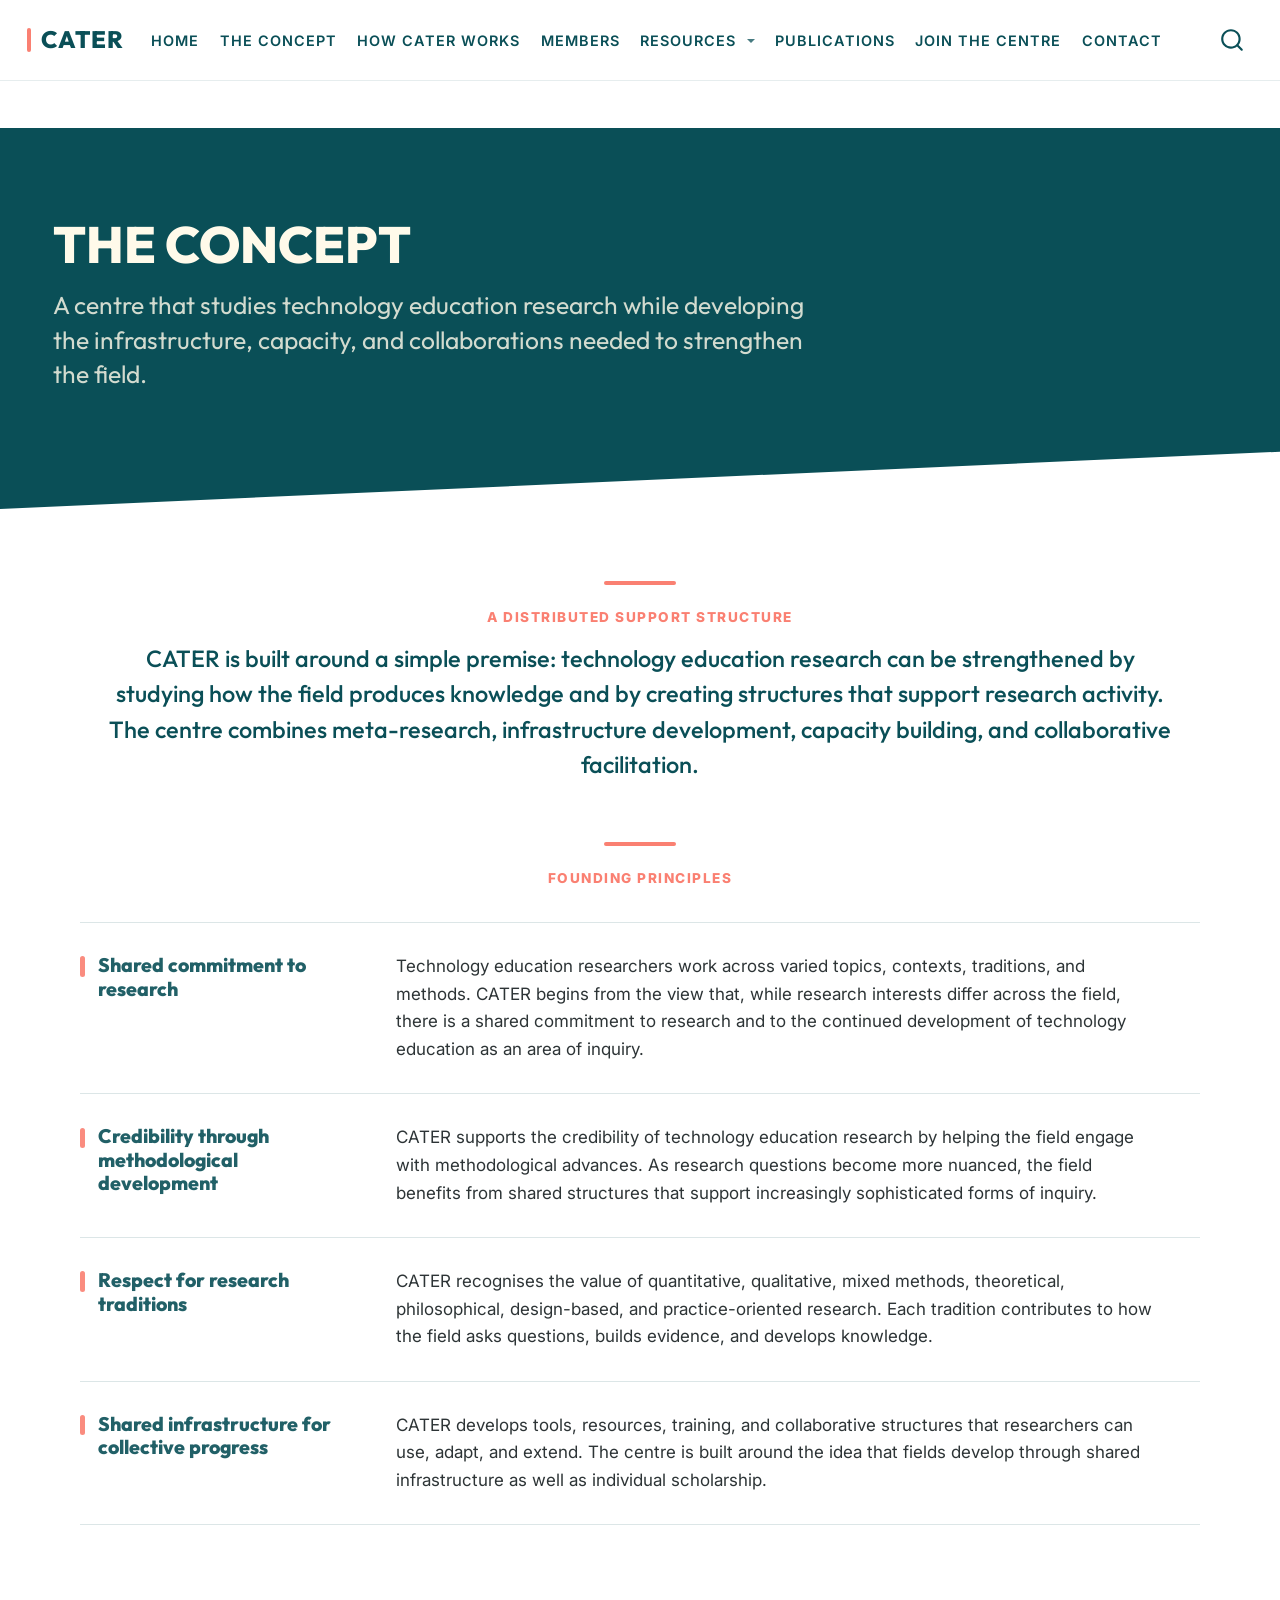
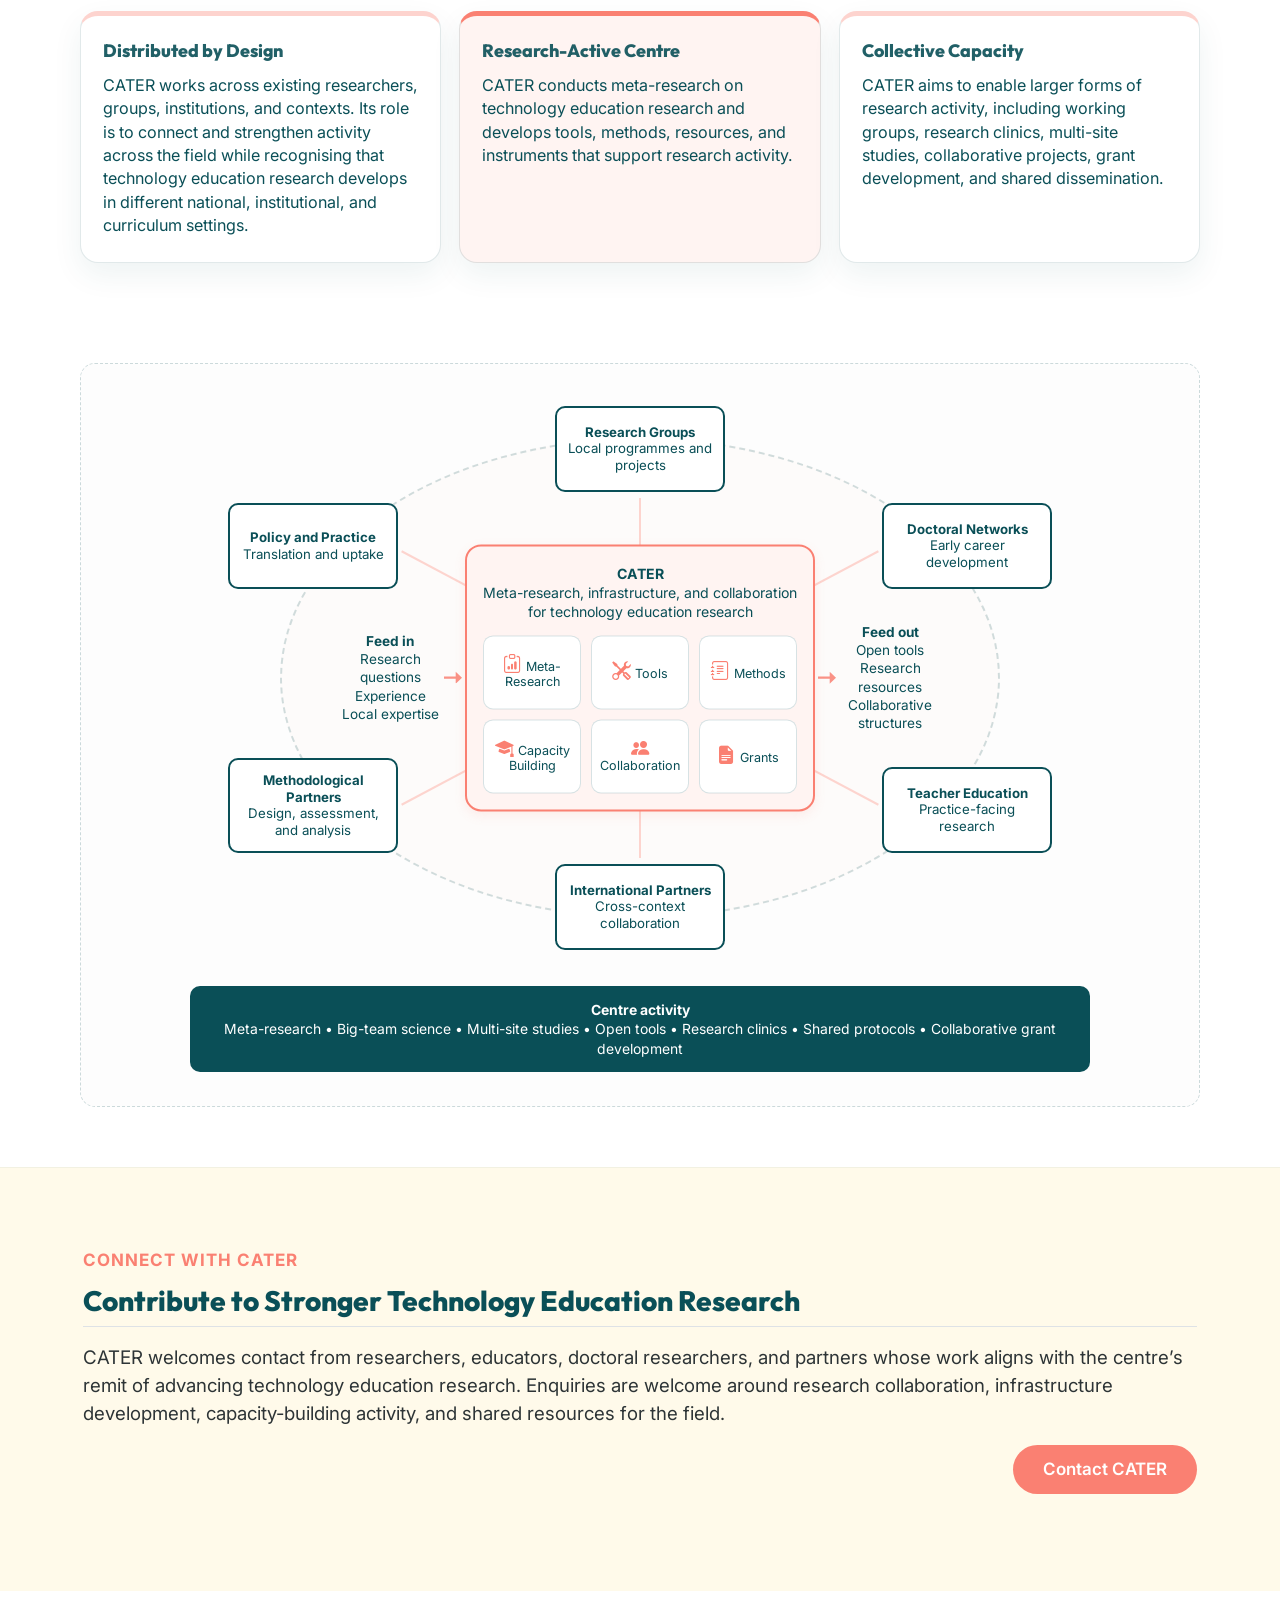
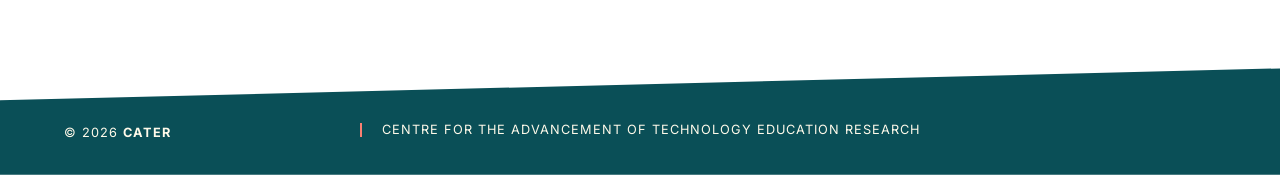
<file: the_concept.html>
<!DOCTYPE html>
<html xmlns="http://www.w3.org/1999/xhtml" lang="en" xml:lang="en"><head>

<meta charset="utf-8">
<meta name="generator" content="quarto-1.8.26">

<meta name="viewport" content="width=device-width, initial-scale=1.0, user-scalable=yes">


<title>the_concept – CATER</title>
<style>
code{white-space: pre-wrap;}
span.smallcaps{font-variant: small-caps;}
div.columns{display: flex; gap: min(4vw, 1.5em);}
div.column{flex: auto; overflow-x: auto;}
div.hanging-indent{margin-left: 1.5em; text-indent: -1.5em;}
ul.task-list{list-style: none;}
ul.task-list li input[type="checkbox"] {
  width: 0.8em;
  margin: 0 0.8em 0.2em -1em; /* quarto-specific, see https://github.com/quarto-dev/quarto-cli/issues/4556 */ 
  vertical-align: middle;
}
</style>


<script src="site_libs/quarto-nav/quarto-nav.js"></script>
<script src="site_libs/quarto-nav/headroom.min.js"></script>
<script src="site_libs/clipboard/clipboard.min.js"></script>
<script src="site_libs/quarto-search/autocomplete.umd.js"></script>
<script src="site_libs/quarto-search/fuse.min.js"></script>
<script src="site_libs/quarto-search/quarto-search.js"></script>
<meta name="quarto:offset" content="./">
<link href="./images/general_website_images/favicon.png" rel="icon" type="image/png">
<script src="site_libs/quarto-html/quarto.js" type="module"></script>
<script src="site_libs/quarto-html/tabsets/tabsets.js" type="module"></script>
<script src="site_libs/quarto-html/axe/axe-check.js" type="module"></script>
<script src="site_libs/quarto-html/popper.min.js"></script>
<script src="site_libs/quarto-html/tippy.umd.min.js"></script>
<script src="site_libs/quarto-html/anchor.min.js"></script>
<link href="site_libs/quarto-html/tippy.css" rel="stylesheet">
<link href="site_libs/quarto-html/quarto-syntax-highlighting-587c61ba64f3a5504c4d52d930310e48.css" rel="stylesheet" id="quarto-text-highlighting-styles">
<script src="site_libs/bootstrap/bootstrap.min.js"></script>
<link href="site_libs/bootstrap/bootstrap-icons.css" rel="stylesheet">
<link href="site_libs/bootstrap/bootstrap-7433b6b8479988bcbc681e2df79588c1.min.css" rel="stylesheet" append-hash="true" id="quarto-bootstrap" data-mode="light">
<script id="quarto-search-options" type="application/json">{
  "location": "navbar",
  "copy-button": false,
  "collapse-after": 3,
  "panel-placement": "end",
  "type": "overlay",
  "limit": 50,
  "keyboard-shortcut": [
    "f",
    "/",
    "s"
  ],
  "show-item-context": false,
  "language": {
    "search-no-results-text": "No results",
    "search-matching-documents-text": "matching documents",
    "search-copy-link-title": "Copy link to search",
    "search-hide-matches-text": "Hide additional matches",
    "search-more-match-text": "more match in this document",
    "search-more-matches-text": "more matches in this document",
    "search-clear-button-title": "Clear",
    "search-text-placeholder": "",
    "search-detached-cancel-button-title": "Cancel",
    "search-submit-button-title": "Submit",
    "search-label": "Search"
  }
}</script>
<link rel="stylesheet" href="https://cdn.jsdelivr.net/npm/bootstrap-icons@1.10.0/font/bootstrap-icons.css">


</head>

<body class="nav-fixed fullcontent quarto-light">

<div id="quarto-search-results"></div>
  <header id="quarto-header" class="headroom fixed-top">
    <nav class="navbar navbar-expand-lg " data-bs-theme="dark">
      <div class="navbar-container container-fluid">
      <div class="navbar-brand-container mx-auto">
    <a class="navbar-brand" href="./index.html">
    <span class="navbar-title">CATER</span>
    </a>
  </div>
            <div id="quarto-search" class="" title="Search"></div>
          <button class="navbar-toggler" type="button" data-bs-toggle="collapse" data-bs-target="#navbarCollapse" aria-controls="navbarCollapse" role="menu" aria-expanded="false" aria-label="Toggle navigation" onclick="if (window.quartoToggleHeadroom) { window.quartoToggleHeadroom(); }">
  <span class="navbar-toggler-icon"></span>
</button>
          <div class="collapse navbar-collapse" id="navbarCollapse">
            <ul class="navbar-nav navbar-nav-scroll me-auto">
  <li class="nav-item">
    <a class="nav-link" href="./index.html"> 
<span class="menu-text">Home</span></a>
  </li>  
  <li class="nav-item">
    <a class="nav-link active" href="./the_concept.html" aria-current="page"> 
<span class="menu-text">The Concept</span></a>
  </li>  
  <li class="nav-item">
    <a class="nav-link" href="./how_cater_works.html"> 
<span class="menu-text">How CATER Works</span></a>
  </li>  
  <li class="nav-item">
    <a class="nav-link" href="./members.html"> 
<span class="menu-text">Members</span></a>
  </li>  
  <li class="nav-item dropdown ">
    <a class="nav-link dropdown-toggle" href="#" id="nav-menu-resources" role="link" data-bs-toggle="dropdown" aria-expanded="false">
 <span class="menu-text">Resources</span>
    </a>
    <ul class="dropdown-menu" aria-labelledby="nav-menu-resources">    
        <li>
    <a class="dropdown-item" href="./web_apps.html">
 <span class="dropdown-text">Web Apps</span></a>
  </li>  
        <li>
    <a class="dropdown-item" href="./measurement_instruments.html">
 <span class="dropdown-text">Measurement Instruments</span></a>
  </li>  
    </ul>
  </li>
  <li class="nav-item">
    <a class="nav-link" href="./publications.html"> 
<span class="menu-text">Publications</span></a>
  </li>  
  <li class="nav-item">
    <a class="nav-link" href="./join_the_centre.html"> 
<span class="menu-text">Join the Centre</span></a>
  </li>  
  <li class="nav-item">
    <a class="nav-link" href="mailto:jeffrey.buckley@tus.ie?subject=CATER%20enquiry"> 
<span class="menu-text">Contact</span></a>
  </li>  
</ul>
          </div> <!-- /navcollapse -->
            <div class="quarto-navbar-tools">
</div>
      </div> <!-- /container-fluid -->
    </nav>
</header>
<!-- content -->
<div id="quarto-content" class="quarto-container page-columns page-rows-contents page-layout-article page-navbar">
<!-- sidebar -->
<!-- margin-sidebar -->
    
<!-- main -->
<main class="content page-columns page-full" id="quarto-document-content"><header id="title-block-header" class="quarto-title-block"></header>




<div class="column-screen hero-mini">
<section id="the-concept" class="level2 container">
<h2 class="anchored" data-anchor-id="the-concept">THE CONCEPT</h2>
<p class="hero-subtitle">
A centre that studies technology education research while developing the infrastructure, capacity, and collaborations needed to strengthen the field.
</p>
</section>
</div>
<div class="column-screen">
<div class="concept-intro">
<p class="bridge-kicker">
A distributed support structure
</p>
<p class="concept-lead">
CATER is built around a simple premise: technology education research can be strengthened by studying how the field produces knowledge and by creating structures that support research activity. The centre combines meta-research, infrastructure development, capacity building, and collaborative facilitation.
</p>
</div>
</div>
<div class="column-screen">
<div class="founding-principles-list">
<p class="bridge-kicker">
Founding principles
</p>
<section id="shared-commitment-to-research" class="level3 principle-item">
<h3 class="anchored" data-anchor-id="shared-commitment-to-research">Shared commitment to research</h3>
<p>Technology education researchers work across varied topics, contexts, traditions, and methods. CATER begins from the view that, while research interests differ across the field, there is a shared commitment to research and to the continued development of technology education as an area of inquiry.</p>
</section>
<section id="credibility-through-methodological-development" class="level3 principle-item">
<h3 class="anchored" data-anchor-id="credibility-through-methodological-development">Credibility through methodological development</h3>
<p>CATER supports the credibility of technology education research by helping the field engage with methodological advances. As research questions become more nuanced, the field benefits from shared structures that support increasingly sophisticated forms of inquiry.</p>
</section>
<section id="respect-for-research-traditions" class="level3 principle-item">
<h3 class="anchored" data-anchor-id="respect-for-research-traditions">Respect for research traditions</h3>
<p>CATER recognises the value of quantitative, qualitative, mixed methods, theoretical, philosophical, design-based, and practice-oriented research. Each tradition contributes to how the field asks questions, builds evidence, and develops knowledge.</p>
</section>
<section id="shared-infrastructure-for-collective-progress" class="level3 principle-item">
<h3 class="anchored" data-anchor-id="shared-infrastructure-for-collective-progress">Shared infrastructure for collective progress</h3>
<p>CATER develops tools, resources, training, and collaborative structures that researchers can use, adapt, and extend. The centre is built around the idea that fields develop through shared infrastructure as well as individual scholarship.</p>
</section>
</div>
</div>
<div class="column-screen">
<div class="concept-clarifier">
<section id="distributed-by-design" class="level3 clarifier-card">
<h3 class="anchored" data-anchor-id="distributed-by-design">Distributed by Design</h3>
<p>CATER works across existing researchers, groups, institutions, and contexts. Its role is to connect and strengthen activity across the field while recognising that technology education research develops in different national, institutional, and curriculum settings.</p>
</section>
<section id="research-active-centre" class="level3 clarifier-card clarifier-emphasis">
<h3 class="anchored" data-anchor-id="research-active-centre">Research-Active Centre</h3>
<p>CATER conducts meta-research on technology education research and develops tools, methods, resources, and instruments that support research activity.</p>
</section>
<section id="collective-capacity" class="level3 clarifier-card">
<h3 class="anchored" data-anchor-id="collective-capacity">Collective Capacity</h3>
<p>CATER aims to enable larger forms of research activity, including working groups, research clinics, multi-site studies, collaborative projects, grant development, and shared dissemination.</p>
</section>
</div>
</div>
<div class="cater-hybrid-diagram">
<div class="hybrid-stage">
<div class="hybrid-feed hybrid-feed-in">
<p><strong>Feed in</strong><br> Research questions<br> Experience<br> Local expertise</p>
</div>
<div class="hybrid-feed hybrid-feed-out">
<p><strong>Feed out</strong><br> Open tools<br> Research resources<br> Collaborative structures</p>
</div>
<div class="hybrid-hub">
<div class="hybrid-hub-title">
<p><strong>CATER</strong><br> Meta-research, infrastructure, and collaboration for technology education research</p>
</div>
<div class="hybrid-services">
<div class="hybrid-service">
<p><i class="bi bi-clipboard-data"></i> <span>Meta-Research</span></p>
</div>
<div class="hybrid-service">
<p><i class="bi bi-tools"></i> <span>Tools</span></p>
</div>
<div class="hybrid-service">
<p><i class="bi bi-journal-text"></i> <span>Methods</span></p>
</div>
<div class="hybrid-service">
<p><i class="bi bi-mortarboard-fill"></i> <span>Capacity Building</span></p>
</div>
<div class="hybrid-service">
<p><i class="bi bi-people-fill"></i> <span>Collaboration</span></p>
</div>
<div class="hybrid-service">
<p><i class="bi bi-file-earmark-text-fill"></i> <span>Grants</span></p>
</div>
</div>
</div>
<div class="hybrid-node node-a">
<p><strong>Research Groups</strong><br> Local programmes and projects</p>
</div>
<div class="hybrid-node node-b">
<p><strong>Doctoral Networks</strong><br> Early career development</p>
</div>
<div class="hybrid-node node-c">
<p><strong>Teacher Education</strong><br> Practice-facing research</p>
</div>
<div class="hybrid-node node-d">
<p><strong>International Partners</strong><br> Cross-context collaboration</p>
</div>
<div class="hybrid-node node-e">
<p><strong>Methodological Partners</strong><br> Design, assessment, and analysis</p>
</div>
<div class="hybrid-node node-f">
<p><strong>Policy and Practice</strong><br> Translation and uptake</p>
</div>
<div class="hybrid-spoke spoke-a">

</div>
<div class="hybrid-spoke spoke-b">

</div>
<div class="hybrid-spoke spoke-c">

</div>
<div class="hybrid-spoke spoke-d">

</div>
<div class="hybrid-spoke spoke-e">

</div>
<div class="hybrid-spoke spoke-f">

</div>
</div>
<div class="hybrid-network-band">
<p><strong>Centre activity</strong><br> Meta-research • Big-team science • Multi-site studies • Open tools • Research clinics • Shared protocols • Collaborative grant development</p>
</div>
</div>
<div class="column-screen impact-strip" style="margin-top: 60px;">
<div class="container">
<div class="row align-items-center">
<div class="col-md-8 text-start">
<span class="accent-text">Connect with CATER</span>
<h2 style="color: #0A4F57; font-weight: 800;" class="anchored">
Contribute to Stronger Technology Education Research
</h2>
<p style="color: #2d3436; font-size: 1.1rem;">
CATER welcomes contact from researchers, educators, doctoral researchers, and partners whose work aligns with the centre’s remit of advancing technology education research. Enquiries are welcome around research collaboration, infrastructure development, capacity-building activity, and shared resources for the field.
</p>
</div>
<div class="col-md-4 text-end">
<p><a href="mailto:jeffrey.buckley@tus.ie?subject=CATER%20enquiry" class="btn-cater" role="button">Contact CATER</a></p>
</div>
</div>
</div>
</div>



</main> <!-- /main -->
<script id="quarto-html-after-body" type="application/javascript">
  window.document.addEventListener("DOMContentLoaded", function (event) {
    const icon = "";
    const anchorJS = new window.AnchorJS();
    anchorJS.options = {
      placement: 'right',
      icon: icon
    };
    anchorJS.add('.anchored');
    const isCodeAnnotation = (el) => {
      for (const clz of el.classList) {
        if (clz.startsWith('code-annotation-')) {                     
          return true;
        }
      }
      return false;
    }
    const onCopySuccess = function(e) {
      // button target
      const button = e.trigger;
      // don't keep focus
      button.blur();
      // flash "checked"
      button.classList.add('code-copy-button-checked');
      var currentTitle = button.getAttribute("title");
      button.setAttribute("title", "Copied!");
      let tooltip;
      if (window.bootstrap) {
        button.setAttribute("data-bs-toggle", "tooltip");
        button.setAttribute("data-bs-placement", "left");
        button.setAttribute("data-bs-title", "Copied!");
        tooltip = new bootstrap.Tooltip(button, 
          { trigger: "manual", 
            customClass: "code-copy-button-tooltip",
            offset: [0, -8]});
        tooltip.show();    
      }
      setTimeout(function() {
        if (tooltip) {
          tooltip.hide();
          button.removeAttribute("data-bs-title");
          button.removeAttribute("data-bs-toggle");
          button.removeAttribute("data-bs-placement");
        }
        button.setAttribute("title", currentTitle);
        button.classList.remove('code-copy-button-checked');
      }, 1000);
      // clear code selection
      e.clearSelection();
    }
    const getTextToCopy = function(trigger) {
      const outerScaffold = trigger.parentElement.cloneNode(true);
      const codeEl = outerScaffold.querySelector('code');
      for (const childEl of codeEl.children) {
        if (isCodeAnnotation(childEl)) {
          childEl.remove();
        }
      }
      return codeEl.innerText;
    }
    const clipboard = new window.ClipboardJS('.code-copy-button:not([data-in-quarto-modal])', {
      text: getTextToCopy
    });
    clipboard.on('success', onCopySuccess);
    if (window.document.getElementById('quarto-embedded-source-code-modal')) {
      const clipboardModal = new window.ClipboardJS('.code-copy-button[data-in-quarto-modal]', {
        text: getTextToCopy,
        container: window.document.getElementById('quarto-embedded-source-code-modal')
      });
      clipboardModal.on('success', onCopySuccess);
    }
      var localhostRegex = new RegExp(/^(?:http|https):\/\/localhost\:?[0-9]*\//);
      var mailtoRegex = new RegExp(/^mailto:/);
        var filterRegex = new RegExp("https:\/\/cater-network\.com");
      var isInternal = (href) => {
          return filterRegex.test(href) || localhostRegex.test(href) || mailtoRegex.test(href);
      }
      // Inspect non-navigation links and adorn them if external
     var links = window.document.querySelectorAll('a[href]:not(.nav-link):not(.navbar-brand):not(.toc-action):not(.sidebar-link):not(.sidebar-item-toggle):not(.pagination-link):not(.no-external):not([aria-hidden]):not(.dropdown-item):not(.quarto-navigation-tool):not(.about-link)');
      for (var i=0; i<links.length; i++) {
        const link = links[i];
        if (!isInternal(link.href)) {
          // undo the damage that might have been done by quarto-nav.js in the case of
          // links that we want to consider external
          if (link.dataset.originalHref !== undefined) {
            link.href = link.dataset.originalHref;
          }
        }
      }
    function tippyHover(el, contentFn, onTriggerFn, onUntriggerFn) {
      const config = {
        allowHTML: true,
        maxWidth: 500,
        delay: 100,
        arrow: false,
        appendTo: function(el) {
            return el.parentElement;
        },
        interactive: true,
        interactiveBorder: 10,
        theme: 'quarto',
        placement: 'bottom-start',
      };
      if (contentFn) {
        config.content = contentFn;
      }
      if (onTriggerFn) {
        config.onTrigger = onTriggerFn;
      }
      if (onUntriggerFn) {
        config.onUntrigger = onUntriggerFn;
      }
      window.tippy(el, config); 
    }
    const noterefs = window.document.querySelectorAll('a[role="doc-noteref"]');
    for (var i=0; i<noterefs.length; i++) {
      const ref = noterefs[i];
      tippyHover(ref, function() {
        // use id or data attribute instead here
        let href = ref.getAttribute('data-footnote-href') || ref.getAttribute('href');
        try { href = new URL(href).hash; } catch {}
        const id = href.replace(/^#\/?/, "");
        const note = window.document.getElementById(id);
        if (note) {
          return note.innerHTML;
        } else {
          return "";
        }
      });
    }
    const xrefs = window.document.querySelectorAll('a.quarto-xref');
    const processXRef = (id, note) => {
      // Strip column container classes
      const stripColumnClz = (el) => {
        el.classList.remove("page-full", "page-columns");
        if (el.children) {
          for (const child of el.children) {
            stripColumnClz(child);
          }
        }
      }
      stripColumnClz(note)
      if (id === null || id.startsWith('sec-')) {
        // Special case sections, only their first couple elements
        const container = document.createElement("div");
        if (note.children && note.children.length > 2) {
          container.appendChild(note.children[0].cloneNode(true));
          for (let i = 1; i < note.children.length; i++) {
            const child = note.children[i];
            if (child.tagName === "P" && child.innerText === "") {
              continue;
            } else {
              container.appendChild(child.cloneNode(true));
              break;
            }
          }
          if (window.Quarto?.typesetMath) {
            window.Quarto.typesetMath(container);
          }
          return container.innerHTML
        } else {
          if (window.Quarto?.typesetMath) {
            window.Quarto.typesetMath(note);
          }
          return note.innerHTML;
        }
      } else {
        // Remove any anchor links if they are present
        const anchorLink = note.querySelector('a.anchorjs-link');
        if (anchorLink) {
          anchorLink.remove();
        }
        if (window.Quarto?.typesetMath) {
          window.Quarto.typesetMath(note);
        }
        if (note.classList.contains("callout")) {
          return note.outerHTML;
        } else {
          return note.innerHTML;
        }
      }
    }
    for (var i=0; i<xrefs.length; i++) {
      const xref = xrefs[i];
      tippyHover(xref, undefined, function(instance) {
        instance.disable();
        let url = xref.getAttribute('href');
        let hash = undefined; 
        if (url.startsWith('#')) {
          hash = url;
        } else {
          try { hash = new URL(url).hash; } catch {}
        }
        if (hash) {
          const id = hash.replace(/^#\/?/, "");
          const note = window.document.getElementById(id);
          if (note !== null) {
            try {
              const html = processXRef(id, note.cloneNode(true));
              instance.setContent(html);
            } finally {
              instance.enable();
              instance.show();
            }
          } else {
            // See if we can fetch this
            fetch(url.split('#')[0])
            .then(res => res.text())
            .then(html => {
              const parser = new DOMParser();
              const htmlDoc = parser.parseFromString(html, "text/html");
              const note = htmlDoc.getElementById(id);
              if (note !== null) {
                const html = processXRef(id, note);
                instance.setContent(html);
              } 
            }).finally(() => {
              instance.enable();
              instance.show();
            });
          }
        } else {
          // See if we can fetch a full url (with no hash to target)
          // This is a special case and we should probably do some content thinning / targeting
          fetch(url)
          .then(res => res.text())
          .then(html => {
            const parser = new DOMParser();
            const htmlDoc = parser.parseFromString(html, "text/html");
            const note = htmlDoc.querySelector('main.content');
            if (note !== null) {
              // This should only happen for chapter cross references
              // (since there is no id in the URL)
              // remove the first header
              if (note.children.length > 0 && note.children[0].tagName === "HEADER") {
                note.children[0].remove();
              }
              const html = processXRef(null, note);
              instance.setContent(html);
            } 
          }).finally(() => {
            instance.enable();
            instance.show();
          });
        }
      }, function(instance) {
      });
    }
        let selectedAnnoteEl;
        const selectorForAnnotation = ( cell, annotation) => {
          let cellAttr = 'data-code-cell="' + cell + '"';
          let lineAttr = 'data-code-annotation="' +  annotation + '"';
          const selector = 'span[' + cellAttr + '][' + lineAttr + ']';
          return selector;
        }
        const selectCodeLines = (annoteEl) => {
          const doc = window.document;
          const targetCell = annoteEl.getAttribute("data-target-cell");
          const targetAnnotation = annoteEl.getAttribute("data-target-annotation");
          const annoteSpan = window.document.querySelector(selectorForAnnotation(targetCell, targetAnnotation));
          const lines = annoteSpan.getAttribute("data-code-lines").split(",");
          const lineIds = lines.map((line) => {
            return targetCell + "-" + line;
          })
          let top = null;
          let height = null;
          let parent = null;
          if (lineIds.length > 0) {
              //compute the position of the single el (top and bottom and make a div)
              const el = window.document.getElementById(lineIds[0]);
              top = el.offsetTop;
              height = el.offsetHeight;
              parent = el.parentElement.parentElement;
            if (lineIds.length > 1) {
              const lastEl = window.document.getElementById(lineIds[lineIds.length - 1]);
              const bottom = lastEl.offsetTop + lastEl.offsetHeight;
              height = bottom - top;
            }
            if (top !== null && height !== null && parent !== null) {
              // cook up a div (if necessary) and position it 
              let div = window.document.getElementById("code-annotation-line-highlight");
              if (div === null) {
                div = window.document.createElement("div");
                div.setAttribute("id", "code-annotation-line-highlight");
                div.style.position = 'absolute';
                parent.appendChild(div);
              }
              div.style.top = top - 2 + "px";
              div.style.height = height + 4 + "px";
              div.style.left = 0;
              let gutterDiv = window.document.getElementById("code-annotation-line-highlight-gutter");
              if (gutterDiv === null) {
                gutterDiv = window.document.createElement("div");
                gutterDiv.setAttribute("id", "code-annotation-line-highlight-gutter");
                gutterDiv.style.position = 'absolute';
                const codeCell = window.document.getElementById(targetCell);
                const gutter = codeCell.querySelector('.code-annotation-gutter');
                gutter.appendChild(gutterDiv);
              }
              gutterDiv.style.top = top - 2 + "px";
              gutterDiv.style.height = height + 4 + "px";
            }
            selectedAnnoteEl = annoteEl;
          }
        };
        const unselectCodeLines = () => {
          const elementsIds = ["code-annotation-line-highlight", "code-annotation-line-highlight-gutter"];
          elementsIds.forEach((elId) => {
            const div = window.document.getElementById(elId);
            if (div) {
              div.remove();
            }
          });
          selectedAnnoteEl = undefined;
        };
          // Handle positioning of the toggle
      window.addEventListener(
        "resize",
        throttle(() => {
          elRect = undefined;
          if (selectedAnnoteEl) {
            selectCodeLines(selectedAnnoteEl);
          }
        }, 10)
      );
      function throttle(fn, ms) {
      let throttle = false;
      let timer;
        return (...args) => {
          if(!throttle) { // first call gets through
              fn.apply(this, args);
              throttle = true;
          } else { // all the others get throttled
              if(timer) clearTimeout(timer); // cancel #2
              timer = setTimeout(() => {
                fn.apply(this, args);
                timer = throttle = false;
              }, ms);
          }
        };
      }
        // Attach click handler to the DT
        const annoteDls = window.document.querySelectorAll('dt[data-target-cell]');
        for (const annoteDlNode of annoteDls) {
          annoteDlNode.addEventListener('click', (event) => {
            const clickedEl = event.target;
            if (clickedEl !== selectedAnnoteEl) {
              unselectCodeLines();
              const activeEl = window.document.querySelector('dt[data-target-cell].code-annotation-active');
              if (activeEl) {
                activeEl.classList.remove('code-annotation-active');
              }
              selectCodeLines(clickedEl);
              clickedEl.classList.add('code-annotation-active');
            } else {
              // Unselect the line
              unselectCodeLines();
              clickedEl.classList.remove('code-annotation-active');
            }
          });
        }
    const findCites = (el) => {
      const parentEl = el.parentElement;
      if (parentEl) {
        const cites = parentEl.dataset.cites;
        if (cites) {
          return {
            el,
            cites: cites.split(' ')
          };
        } else {
          return findCites(el.parentElement)
        }
      } else {
        return undefined;
      }
    };
    var bibliorefs = window.document.querySelectorAll('a[role="doc-biblioref"]');
    for (var i=0; i<bibliorefs.length; i++) {
      const ref = bibliorefs[i];
      const citeInfo = findCites(ref);
      if (citeInfo) {
        tippyHover(citeInfo.el, function() {
          var popup = window.document.createElement('div');
          citeInfo.cites.forEach(function(cite) {
            var citeDiv = window.document.createElement('div');
            citeDiv.classList.add('hanging-indent');
            citeDiv.classList.add('csl-entry');
            var biblioDiv = window.document.getElementById('ref-' + cite);
            if (biblioDiv) {
              citeDiv.innerHTML = biblioDiv.innerHTML;
            }
            popup.appendChild(citeDiv);
          });
          return popup.innerHTML;
        });
      }
    }
  });
  </script>
</div> <!-- /content -->
<footer class="footer">
  <div class="nav-footer">
    <div class="nav-footer-left">
<p>© 2026 <strong>CATER</strong></p>
</div>   
    <div class="nav-footer-center">
<p>Centre for the Advancement of Technology Education Research</p>
</div>
    <div class="nav-footer-right">
      &nbsp;
    </div>
  </div>
</footer>




</body></html>
</file>
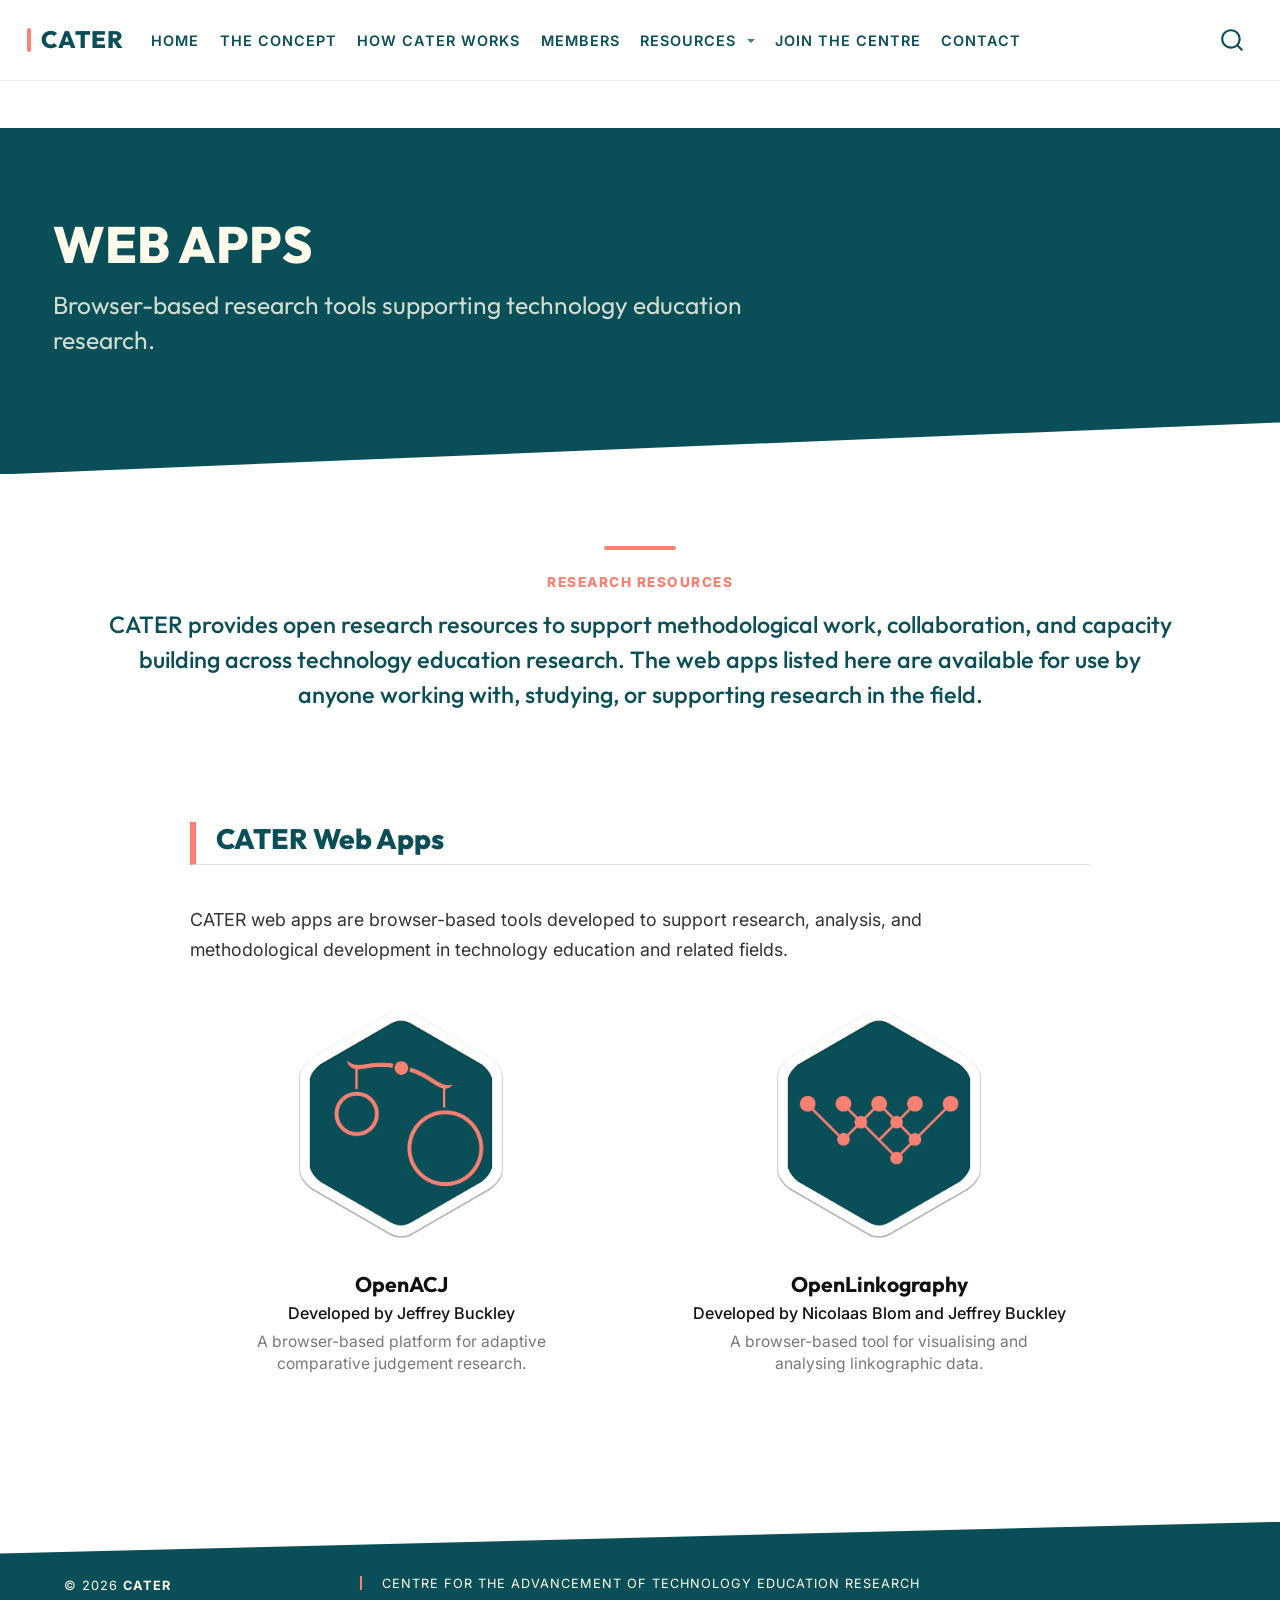
<file: web-apps.html>
<!DOCTYPE html>
<html xmlns="http://www.w3.org/1999/xhtml" lang="en" xml:lang="en"><head>

<meta charset="utf-8">
<meta name="generator" content="quarto-1.8.26">

<meta name="viewport" content="width=device-width, initial-scale=1.0, user-scalable=yes">


<title>web-apps – CATER</title>
<style>
code{white-space: pre-wrap;}
span.smallcaps{font-variant: small-caps;}
div.columns{display: flex; gap: min(4vw, 1.5em);}
div.column{flex: auto; overflow-x: auto;}
div.hanging-indent{margin-left: 1.5em; text-indent: -1.5em;}
ul.task-list{list-style: none;}
ul.task-list li input[type="checkbox"] {
  width: 0.8em;
  margin: 0 0.8em 0.2em -1em; /* quarto-specific, see https://github.com/quarto-dev/quarto-cli/issues/4556 */ 
  vertical-align: middle;
}
</style>


<script src="site_libs/quarto-nav/quarto-nav.js"></script>
<script src="site_libs/quarto-nav/headroom.min.js"></script>
<script src="site_libs/clipboard/clipboard.min.js"></script>
<script src="site_libs/quarto-search/autocomplete.umd.js"></script>
<script src="site_libs/quarto-search/fuse.min.js"></script>
<script src="site_libs/quarto-search/quarto-search.js"></script>
<meta name="quarto:offset" content="./">
<link href="./images/general_website_images/favicon.png" rel="icon" type="image/png">
<script src="site_libs/quarto-html/quarto.js" type="module"></script>
<script src="site_libs/quarto-html/tabsets/tabsets.js" type="module"></script>
<script src="site_libs/quarto-html/axe/axe-check.js" type="module"></script>
<script src="site_libs/quarto-html/popper.min.js"></script>
<script src="site_libs/quarto-html/tippy.umd.min.js"></script>
<script src="site_libs/quarto-html/anchor.min.js"></script>
<link href="site_libs/quarto-html/tippy.css" rel="stylesheet">
<link href="site_libs/quarto-html/quarto-syntax-highlighting-587c61ba64f3a5504c4d52d930310e48.css" rel="stylesheet" id="quarto-text-highlighting-styles">
<script src="site_libs/bootstrap/bootstrap.min.js"></script>
<link href="site_libs/bootstrap/bootstrap-icons.css" rel="stylesheet">
<link href="site_libs/bootstrap/bootstrap-d18c96f8f6b4ccfa85f5cc87c03cb873.min.css" rel="stylesheet" append-hash="true" id="quarto-bootstrap" data-mode="light">
<script id="quarto-search-options" type="application/json">{
  "location": "navbar",
  "copy-button": false,
  "collapse-after": 3,
  "panel-placement": "end",
  "type": "overlay",
  "limit": 50,
  "keyboard-shortcut": [
    "f",
    "/",
    "s"
  ],
  "show-item-context": false,
  "language": {
    "search-no-results-text": "No results",
    "search-matching-documents-text": "matching documents",
    "search-copy-link-title": "Copy link to search",
    "search-hide-matches-text": "Hide additional matches",
    "search-more-match-text": "more match in this document",
    "search-more-matches-text": "more matches in this document",
    "search-clear-button-title": "Clear",
    "search-text-placeholder": "",
    "search-detached-cancel-button-title": "Cancel",
    "search-submit-button-title": "Submit",
    "search-label": "Search"
  }
}</script>
<link rel="stylesheet" href="https://cdn.jsdelivr.net/npm/bootstrap-icons@1.10.0/font/bootstrap-icons.css">


</head>

<body class="nav-fixed fullcontent quarto-light">

<div id="quarto-search-results"></div>
  <header id="quarto-header" class="headroom fixed-top">
    <nav class="navbar navbar-expand-lg " data-bs-theme="dark">
      <div class="navbar-container container-fluid">
      <div class="navbar-brand-container mx-auto">
    <a class="navbar-brand" href="./index.html">
    <span class="navbar-title">CATER</span>
    </a>
  </div>
            <div id="quarto-search" class="" title="Search"></div>
          <button class="navbar-toggler" type="button" data-bs-toggle="collapse" data-bs-target="#navbarCollapse" aria-controls="navbarCollapse" role="menu" aria-expanded="false" aria-label="Toggle navigation" onclick="if (window.quartoToggleHeadroom) { window.quartoToggleHeadroom(); }">
  <span class="navbar-toggler-icon"></span>
</button>
          <div class="collapse navbar-collapse" id="navbarCollapse">
            <ul class="navbar-nav navbar-nav-scroll me-auto">
  <li class="nav-item">
    <a class="nav-link" href="./index.html"> 
<span class="menu-text">Home</span></a>
  </li>  
  <li class="nav-item">
    <a class="nav-link" href="./the_concept.html"> 
<span class="menu-text">The Concept</span></a>
  </li>  
  <li class="nav-item">
    <a class="nav-link" href="./how_cater_works.html"> 
<span class="menu-text">How CATER Works</span></a>
  </li>  
  <li class="nav-item">
    <a class="nav-link" href="./members.html"> 
<span class="menu-text">Members</span></a>
  </li>  
  <li class="nav-item dropdown ">
    <a class="nav-link dropdown-toggle" href="#" id="nav-menu-resources" role="link" data-bs-toggle="dropdown" aria-expanded="false">
 <span class="menu-text">Resources</span>
    </a>
    <ul class="dropdown-menu" aria-labelledby="nav-menu-resources">    
        <li>
    <a class="dropdown-item" href="./web-apps.html">
 <span class="dropdown-text">Web Apps</span></a>
  </li>  
    </ul>
  </li>
  <li class="nav-item">
    <a class="nav-link" href="./join_the_centre.html"> 
<span class="menu-text">Join the Centre</span></a>
  </li>  
  <li class="nav-item">
    <a class="nav-link" href="mailto:jeffrey.buckley@tus.ie?subject=CATER%20enquiry"> 
<span class="menu-text">Contact</span></a>
  </li>  
</ul>
          </div> <!-- /navcollapse -->
            <div class="quarto-navbar-tools">
</div>
      </div> <!-- /container-fluid -->
    </nav>
</header>
<!-- content -->
<div id="quarto-content" class="quarto-container page-columns page-rows-contents page-layout-article page-navbar">
<!-- sidebar -->
<!-- margin-sidebar -->
    
<!-- main -->
<main class="content page-columns page-full" id="quarto-document-content"><header id="title-block-header" class="quarto-title-block"></header>




<div class="column-screen hero-mini">
<section id="web-apps" class="level2 container">
<h2 class="anchored" data-anchor-id="web-apps">WEB APPS</h2>
<p class="hero-subtitle">
Browser-based research tools supporting technology education research.
</p>
</section>
</div>
<div class="column-screen">
<div class="works-intro">
<p class="bridge-kicker">
Research resources
</p>
<p class="works-lead">
CATER provides open research resources to support methodological work, collaboration, and capacity building across technology education research. The web apps listed here are available for use by anyone working with, studying, or supporting research in the field.
</p>
</div>
</div>
<section id="cater-web-apps" class="level2 container agenda-section apps-directory">
<h2 class="anchored" data-anchor-id="cater-web-apps">CATER Web Apps</h2>
<p class="apps-intro">
CATER web apps are browser-based tools developed to support research, analysis, and methodological development in technology education and related fields.
</p>
<div class="app-grid">
<div class="app-card">
<p><a href="apps/openacj.html" class="app-image-link"> <img src="images/apps/openacj-hex.png" alt="OpenACJ hex badge" class="app-badge"> </a></p>
<div class="app-info">
<p class="app-name">
OpenACJ
</p>
<p class="app-developers">
Developed by Jeffrey Buckley
</p>
<p class="app-description">
A browser-based platform for adaptive comparative judgement research.
</p>
</div>
</div>
<div class="app-card">
<p><a href="apps/openlinkography.html" class="app-image-link"> <img src="images/apps/openlinkography-hex.png" alt="OpenLinkography hex badge" class="app-badge"> </a></p>
<div class="app-info">
<p class="app-name">
OpenLinkography
</p>
<p class="app-developers">
Developed by Nicolaas Blom and Jeffrey Buckley
</p>
<p class="app-description">
A browser-based tool for visualising and analysing linkographic data.
</p>
</div>
</div>
</div>
</section>



</main> <!-- /main -->
<script id="quarto-html-after-body" type="application/javascript">
  window.document.addEventListener("DOMContentLoaded", function (event) {
    const icon = "";
    const anchorJS = new window.AnchorJS();
    anchorJS.options = {
      placement: 'right',
      icon: icon
    };
    anchorJS.add('.anchored');
    const isCodeAnnotation = (el) => {
      for (const clz of el.classList) {
        if (clz.startsWith('code-annotation-')) {                     
          return true;
        }
      }
      return false;
    }
    const onCopySuccess = function(e) {
      // button target
      const button = e.trigger;
      // don't keep focus
      button.blur();
      // flash "checked"
      button.classList.add('code-copy-button-checked');
      var currentTitle = button.getAttribute("title");
      button.setAttribute("title", "Copied!");
      let tooltip;
      if (window.bootstrap) {
        button.setAttribute("data-bs-toggle", "tooltip");
        button.setAttribute("data-bs-placement", "left");
        button.setAttribute("data-bs-title", "Copied!");
        tooltip = new bootstrap.Tooltip(button, 
          { trigger: "manual", 
            customClass: "code-copy-button-tooltip",
            offset: [0, -8]});
        tooltip.show();    
      }
      setTimeout(function() {
        if (tooltip) {
          tooltip.hide();
          button.removeAttribute("data-bs-title");
          button.removeAttribute("data-bs-toggle");
          button.removeAttribute("data-bs-placement");
        }
        button.setAttribute("title", currentTitle);
        button.classList.remove('code-copy-button-checked');
      }, 1000);
      // clear code selection
      e.clearSelection();
    }
    const getTextToCopy = function(trigger) {
      const outerScaffold = trigger.parentElement.cloneNode(true);
      const codeEl = outerScaffold.querySelector('code');
      for (const childEl of codeEl.children) {
        if (isCodeAnnotation(childEl)) {
          childEl.remove();
        }
      }
      return codeEl.innerText;
    }
    const clipboard = new window.ClipboardJS('.code-copy-button:not([data-in-quarto-modal])', {
      text: getTextToCopy
    });
    clipboard.on('success', onCopySuccess);
    if (window.document.getElementById('quarto-embedded-source-code-modal')) {
      const clipboardModal = new window.ClipboardJS('.code-copy-button[data-in-quarto-modal]', {
        text: getTextToCopy,
        container: window.document.getElementById('quarto-embedded-source-code-modal')
      });
      clipboardModal.on('success', onCopySuccess);
    }
      var localhostRegex = new RegExp(/^(?:http|https):\/\/localhost\:?[0-9]*\//);
      var mailtoRegex = new RegExp(/^mailto:/);
        var filterRegex = new RegExp("https:\/\/cater-network\.com");
      var isInternal = (href) => {
          return filterRegex.test(href) || localhostRegex.test(href) || mailtoRegex.test(href);
      }
      // Inspect non-navigation links and adorn them if external
     var links = window.document.querySelectorAll('a[href]:not(.nav-link):not(.navbar-brand):not(.toc-action):not(.sidebar-link):not(.sidebar-item-toggle):not(.pagination-link):not(.no-external):not([aria-hidden]):not(.dropdown-item):not(.quarto-navigation-tool):not(.about-link)');
      for (var i=0; i<links.length; i++) {
        const link = links[i];
        if (!isInternal(link.href)) {
          // undo the damage that might have been done by quarto-nav.js in the case of
          // links that we want to consider external
          if (link.dataset.originalHref !== undefined) {
            link.href = link.dataset.originalHref;
          }
        }
      }
    function tippyHover(el, contentFn, onTriggerFn, onUntriggerFn) {
      const config = {
        allowHTML: true,
        maxWidth: 500,
        delay: 100,
        arrow: false,
        appendTo: function(el) {
            return el.parentElement;
        },
        interactive: true,
        interactiveBorder: 10,
        theme: 'quarto',
        placement: 'bottom-start',
      };
      if (contentFn) {
        config.content = contentFn;
      }
      if (onTriggerFn) {
        config.onTrigger = onTriggerFn;
      }
      if (onUntriggerFn) {
        config.onUntrigger = onUntriggerFn;
      }
      window.tippy(el, config); 
    }
    const noterefs = window.document.querySelectorAll('a[role="doc-noteref"]');
    for (var i=0; i<noterefs.length; i++) {
      const ref = noterefs[i];
      tippyHover(ref, function() {
        // use id or data attribute instead here
        let href = ref.getAttribute('data-footnote-href') || ref.getAttribute('href');
        try { href = new URL(href).hash; } catch {}
        const id = href.replace(/^#\/?/, "");
        const note = window.document.getElementById(id);
        if (note) {
          return note.innerHTML;
        } else {
          return "";
        }
      });
    }
    const xrefs = window.document.querySelectorAll('a.quarto-xref');
    const processXRef = (id, note) => {
      // Strip column container classes
      const stripColumnClz = (el) => {
        el.classList.remove("page-full", "page-columns");
        if (el.children) {
          for (const child of el.children) {
            stripColumnClz(child);
          }
        }
      }
      stripColumnClz(note)
      if (id === null || id.startsWith('sec-')) {
        // Special case sections, only their first couple elements
        const container = document.createElement("div");
        if (note.children && note.children.length > 2) {
          container.appendChild(note.children[0].cloneNode(true));
          for (let i = 1; i < note.children.length; i++) {
            const child = note.children[i];
            if (child.tagName === "P" && child.innerText === "") {
              continue;
            } else {
              container.appendChild(child.cloneNode(true));
              break;
            }
          }
          if (window.Quarto?.typesetMath) {
            window.Quarto.typesetMath(container);
          }
          return container.innerHTML
        } else {
          if (window.Quarto?.typesetMath) {
            window.Quarto.typesetMath(note);
          }
          return note.innerHTML;
        }
      } else {
        // Remove any anchor links if they are present
        const anchorLink = note.querySelector('a.anchorjs-link');
        if (anchorLink) {
          anchorLink.remove();
        }
        if (window.Quarto?.typesetMath) {
          window.Quarto.typesetMath(note);
        }
        if (note.classList.contains("callout")) {
          return note.outerHTML;
        } else {
          return note.innerHTML;
        }
      }
    }
    for (var i=0; i<xrefs.length; i++) {
      const xref = xrefs[i];
      tippyHover(xref, undefined, function(instance) {
        instance.disable();
        let url = xref.getAttribute('href');
        let hash = undefined; 
        if (url.startsWith('#')) {
          hash = url;
        } else {
          try { hash = new URL(url).hash; } catch {}
        }
        if (hash) {
          const id = hash.replace(/^#\/?/, "");
          const note = window.document.getElementById(id);
          if (note !== null) {
            try {
              const html = processXRef(id, note.cloneNode(true));
              instance.setContent(html);
            } finally {
              instance.enable();
              instance.show();
            }
          } else {
            // See if we can fetch this
            fetch(url.split('#')[0])
            .then(res => res.text())
            .then(html => {
              const parser = new DOMParser();
              const htmlDoc = parser.parseFromString(html, "text/html");
              const note = htmlDoc.getElementById(id);
              if (note !== null) {
                const html = processXRef(id, note);
                instance.setContent(html);
              } 
            }).finally(() => {
              instance.enable();
              instance.show();
            });
          }
        } else {
          // See if we can fetch a full url (with no hash to target)
          // This is a special case and we should probably do some content thinning / targeting
          fetch(url)
          .then(res => res.text())
          .then(html => {
            const parser = new DOMParser();
            const htmlDoc = parser.parseFromString(html, "text/html");
            const note = htmlDoc.querySelector('main.content');
            if (note !== null) {
              // This should only happen for chapter cross references
              // (since there is no id in the URL)
              // remove the first header
              if (note.children.length > 0 && note.children[0].tagName === "HEADER") {
                note.children[0].remove();
              }
              const html = processXRef(null, note);
              instance.setContent(html);
            } 
          }).finally(() => {
            instance.enable();
            instance.show();
          });
        }
      }, function(instance) {
      });
    }
        let selectedAnnoteEl;
        const selectorForAnnotation = ( cell, annotation) => {
          let cellAttr = 'data-code-cell="' + cell + '"';
          let lineAttr = 'data-code-annotation="' +  annotation + '"';
          const selector = 'span[' + cellAttr + '][' + lineAttr + ']';
          return selector;
        }
        const selectCodeLines = (annoteEl) => {
          const doc = window.document;
          const targetCell = annoteEl.getAttribute("data-target-cell");
          const targetAnnotation = annoteEl.getAttribute("data-target-annotation");
          const annoteSpan = window.document.querySelector(selectorForAnnotation(targetCell, targetAnnotation));
          const lines = annoteSpan.getAttribute("data-code-lines").split(",");
          const lineIds = lines.map((line) => {
            return targetCell + "-" + line;
          })
          let top = null;
          let height = null;
          let parent = null;
          if (lineIds.length > 0) {
              //compute the position of the single el (top and bottom and make a div)
              const el = window.document.getElementById(lineIds[0]);
              top = el.offsetTop;
              height = el.offsetHeight;
              parent = el.parentElement.parentElement;
            if (lineIds.length > 1) {
              const lastEl = window.document.getElementById(lineIds[lineIds.length - 1]);
              const bottom = lastEl.offsetTop + lastEl.offsetHeight;
              height = bottom - top;
            }
            if (top !== null && height !== null && parent !== null) {
              // cook up a div (if necessary) and position it 
              let div = window.document.getElementById("code-annotation-line-highlight");
              if (div === null) {
                div = window.document.createElement("div");
                div.setAttribute("id", "code-annotation-line-highlight");
                div.style.position = 'absolute';
                parent.appendChild(div);
              }
              div.style.top = top - 2 + "px";
              div.style.height = height + 4 + "px";
              div.style.left = 0;
              let gutterDiv = window.document.getElementById("code-annotation-line-highlight-gutter");
              if (gutterDiv === null) {
                gutterDiv = window.document.createElement("div");
                gutterDiv.setAttribute("id", "code-annotation-line-highlight-gutter");
                gutterDiv.style.position = 'absolute';
                const codeCell = window.document.getElementById(targetCell);
                const gutter = codeCell.querySelector('.code-annotation-gutter');
                gutter.appendChild(gutterDiv);
              }
              gutterDiv.style.top = top - 2 + "px";
              gutterDiv.style.height = height + 4 + "px";
            }
            selectedAnnoteEl = annoteEl;
          }
        };
        const unselectCodeLines = () => {
          const elementsIds = ["code-annotation-line-highlight", "code-annotation-line-highlight-gutter"];
          elementsIds.forEach((elId) => {
            const div = window.document.getElementById(elId);
            if (div) {
              div.remove();
            }
          });
          selectedAnnoteEl = undefined;
        };
          // Handle positioning of the toggle
      window.addEventListener(
        "resize",
        throttle(() => {
          elRect = undefined;
          if (selectedAnnoteEl) {
            selectCodeLines(selectedAnnoteEl);
          }
        }, 10)
      );
      function throttle(fn, ms) {
      let throttle = false;
      let timer;
        return (...args) => {
          if(!throttle) { // first call gets through
              fn.apply(this, args);
              throttle = true;
          } else { // all the others get throttled
              if(timer) clearTimeout(timer); // cancel #2
              timer = setTimeout(() => {
                fn.apply(this, args);
                timer = throttle = false;
              }, ms);
          }
        };
      }
        // Attach click handler to the DT
        const annoteDls = window.document.querySelectorAll('dt[data-target-cell]');
        for (const annoteDlNode of annoteDls) {
          annoteDlNode.addEventListener('click', (event) => {
            const clickedEl = event.target;
            if (clickedEl !== selectedAnnoteEl) {
              unselectCodeLines();
              const activeEl = window.document.querySelector('dt[data-target-cell].code-annotation-active');
              if (activeEl) {
                activeEl.classList.remove('code-annotation-active');
              }
              selectCodeLines(clickedEl);
              clickedEl.classList.add('code-annotation-active');
            } else {
              // Unselect the line
              unselectCodeLines();
              clickedEl.classList.remove('code-annotation-active');
            }
          });
        }
    const findCites = (el) => {
      const parentEl = el.parentElement;
      if (parentEl) {
        const cites = parentEl.dataset.cites;
        if (cites) {
          return {
            el,
            cites: cites.split(' ')
          };
        } else {
          return findCites(el.parentElement)
        }
      } else {
        return undefined;
      }
    };
    var bibliorefs = window.document.querySelectorAll('a[role="doc-biblioref"]');
    for (var i=0; i<bibliorefs.length; i++) {
      const ref = bibliorefs[i];
      const citeInfo = findCites(ref);
      if (citeInfo) {
        tippyHover(citeInfo.el, function() {
          var popup = window.document.createElement('div');
          citeInfo.cites.forEach(function(cite) {
            var citeDiv = window.document.createElement('div');
            citeDiv.classList.add('hanging-indent');
            citeDiv.classList.add('csl-entry');
            var biblioDiv = window.document.getElementById('ref-' + cite);
            if (biblioDiv) {
              citeDiv.innerHTML = biblioDiv.innerHTML;
            }
            popup.appendChild(citeDiv);
          });
          return popup.innerHTML;
        });
      }
    }
  });
  </script>
</div> <!-- /content -->
<footer class="footer">
  <div class="nav-footer">
    <div class="nav-footer-left">
<p>© 2026 <strong>CATER</strong></p>
</div>   
    <div class="nav-footer-center">
<p>Centre for the Advancement of Technology Education Research</p>
</div>
    <div class="nav-footer-right">
      &nbsp;
    </div>
  </div>
</footer>




</body></html>
</file>
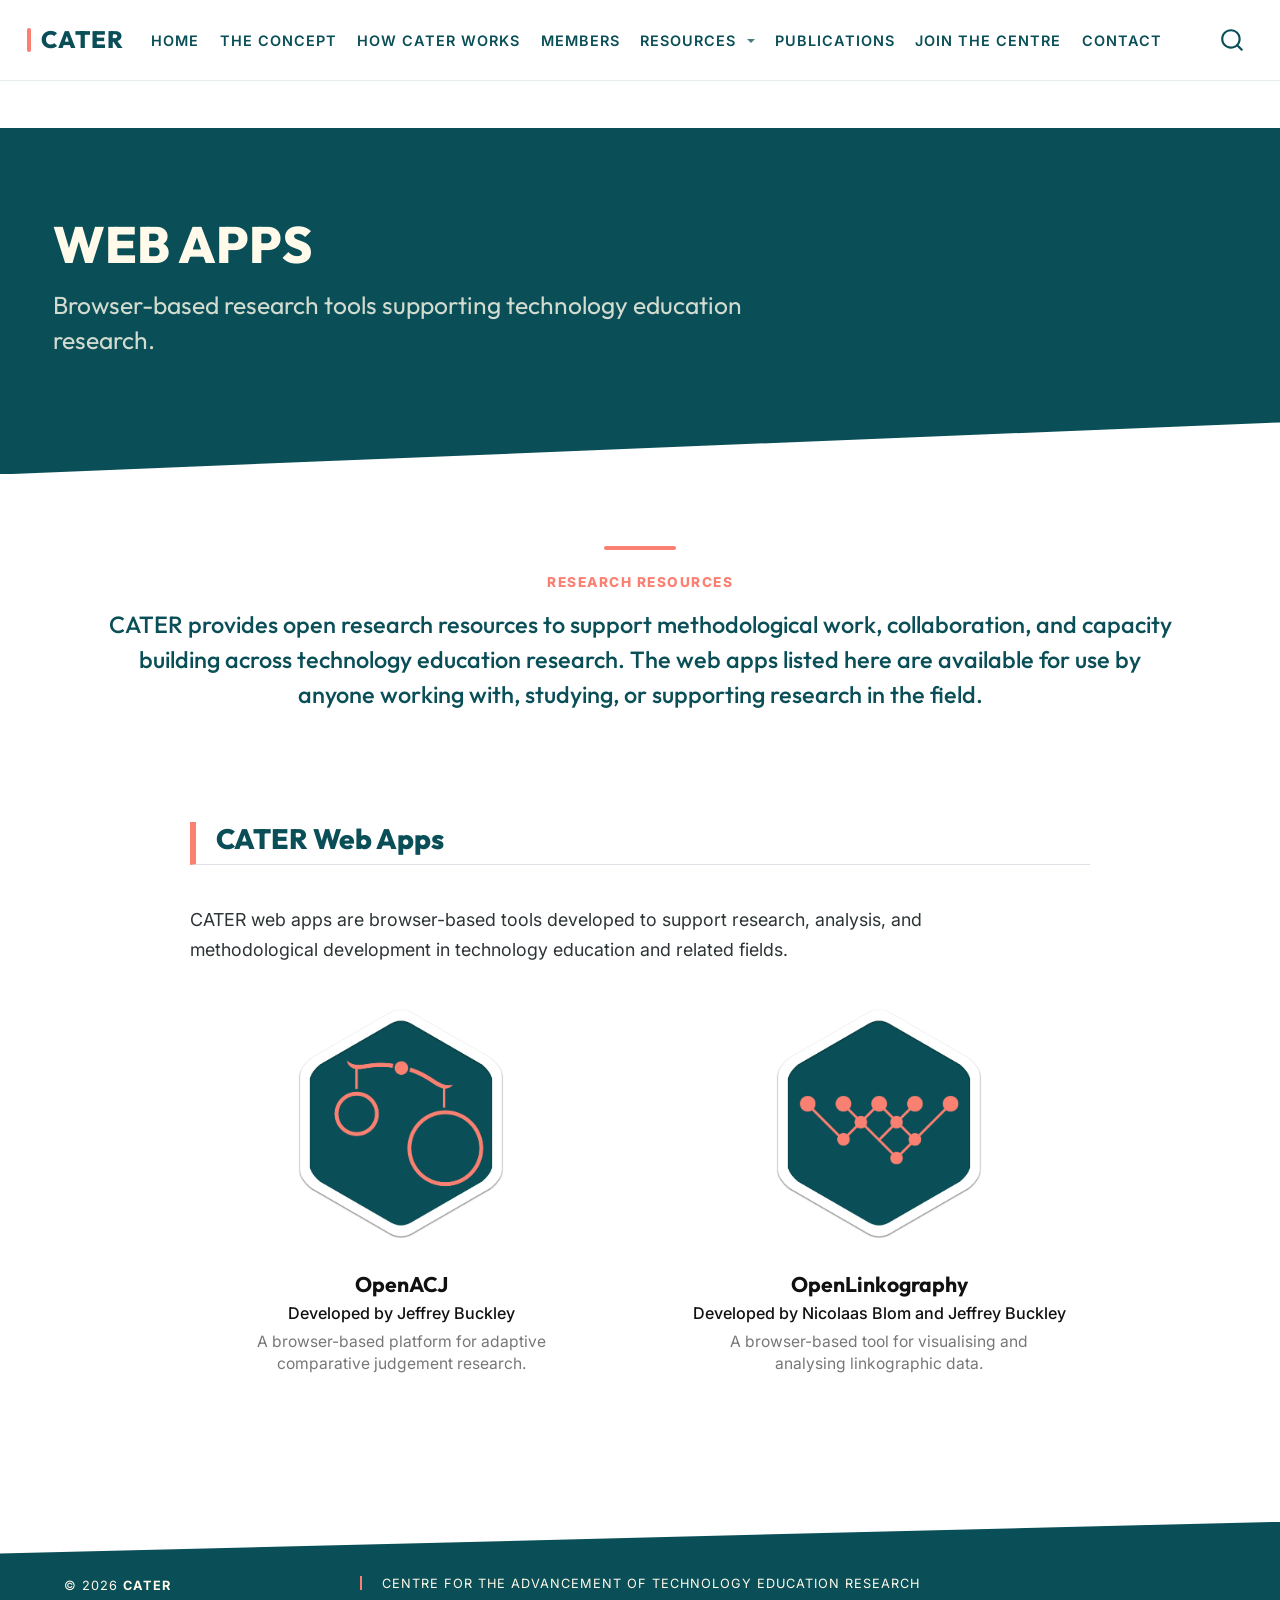
<file: web_apps.html>
<!DOCTYPE html>
<html xmlns="http://www.w3.org/1999/xhtml" lang="en" xml:lang="en"><head>

<meta charset="utf-8">
<meta name="generator" content="quarto-1.8.26">

<meta name="viewport" content="width=device-width, initial-scale=1.0, user-scalable=yes">


<title>web_apps – CATER</title>
<style>
code{white-space: pre-wrap;}
span.smallcaps{font-variant: small-caps;}
div.columns{display: flex; gap: min(4vw, 1.5em);}
div.column{flex: auto; overflow-x: auto;}
div.hanging-indent{margin-left: 1.5em; text-indent: -1.5em;}
ul.task-list{list-style: none;}
ul.task-list li input[type="checkbox"] {
  width: 0.8em;
  margin: 0 0.8em 0.2em -1em; /* quarto-specific, see https://github.com/quarto-dev/quarto-cli/issues/4556 */ 
  vertical-align: middle;
}
</style>


<script src="site_libs/quarto-nav/quarto-nav.js"></script>
<script src="site_libs/quarto-nav/headroom.min.js"></script>
<script src="site_libs/clipboard/clipboard.min.js"></script>
<script src="site_libs/quarto-search/autocomplete.umd.js"></script>
<script src="site_libs/quarto-search/fuse.min.js"></script>
<script src="site_libs/quarto-search/quarto-search.js"></script>
<meta name="quarto:offset" content="./">
<link href="./images/general_website_images/favicon.png" rel="icon" type="image/png">
<script src="site_libs/quarto-html/quarto.js" type="module"></script>
<script src="site_libs/quarto-html/tabsets/tabsets.js" type="module"></script>
<script src="site_libs/quarto-html/axe/axe-check.js" type="module"></script>
<script src="site_libs/quarto-html/popper.min.js"></script>
<script src="site_libs/quarto-html/tippy.umd.min.js"></script>
<script src="site_libs/quarto-html/anchor.min.js"></script>
<link href="site_libs/quarto-html/tippy.css" rel="stylesheet">
<link href="site_libs/quarto-html/quarto-syntax-highlighting-587c61ba64f3a5504c4d52d930310e48.css" rel="stylesheet" id="quarto-text-highlighting-styles">
<script src="site_libs/bootstrap/bootstrap.min.js"></script>
<link href="site_libs/bootstrap/bootstrap-icons.css" rel="stylesheet">
<link href="site_libs/bootstrap/bootstrap-7433b6b8479988bcbc681e2df79588c1.min.css" rel="stylesheet" append-hash="true" id="quarto-bootstrap" data-mode="light">
<script id="quarto-search-options" type="application/json">{
  "location": "navbar",
  "copy-button": false,
  "collapse-after": 3,
  "panel-placement": "end",
  "type": "overlay",
  "limit": 50,
  "keyboard-shortcut": [
    "f",
    "/",
    "s"
  ],
  "show-item-context": false,
  "language": {
    "search-no-results-text": "No results",
    "search-matching-documents-text": "matching documents",
    "search-copy-link-title": "Copy link to search",
    "search-hide-matches-text": "Hide additional matches",
    "search-more-match-text": "more match in this document",
    "search-more-matches-text": "more matches in this document",
    "search-clear-button-title": "Clear",
    "search-text-placeholder": "",
    "search-detached-cancel-button-title": "Cancel",
    "search-submit-button-title": "Submit",
    "search-label": "Search"
  }
}</script>
<link rel="stylesheet" href="https://cdn.jsdelivr.net/npm/bootstrap-icons@1.10.0/font/bootstrap-icons.css">


</head>

<body class="nav-fixed fullcontent quarto-light">

<div id="quarto-search-results"></div>
  <header id="quarto-header" class="headroom fixed-top">
    <nav class="navbar navbar-expand-lg " data-bs-theme="dark">
      <div class="navbar-container container-fluid">
      <div class="navbar-brand-container mx-auto">
    <a class="navbar-brand" href="./index.html">
    <span class="navbar-title">CATER</span>
    </a>
  </div>
            <div id="quarto-search" class="" title="Search"></div>
          <button class="navbar-toggler" type="button" data-bs-toggle="collapse" data-bs-target="#navbarCollapse" aria-controls="navbarCollapse" role="menu" aria-expanded="false" aria-label="Toggle navigation" onclick="if (window.quartoToggleHeadroom) { window.quartoToggleHeadroom(); }">
  <span class="navbar-toggler-icon"></span>
</button>
          <div class="collapse navbar-collapse" id="navbarCollapse">
            <ul class="navbar-nav navbar-nav-scroll me-auto">
  <li class="nav-item">
    <a class="nav-link" href="./index.html"> 
<span class="menu-text">Home</span></a>
  </li>  
  <li class="nav-item">
    <a class="nav-link" href="./the_concept.html"> 
<span class="menu-text">The Concept</span></a>
  </li>  
  <li class="nav-item">
    <a class="nav-link" href="./how_cater_works.html"> 
<span class="menu-text">How CATER Works</span></a>
  </li>  
  <li class="nav-item">
    <a class="nav-link" href="./members.html"> 
<span class="menu-text">Members</span></a>
  </li>  
  <li class="nav-item dropdown ">
    <a class="nav-link dropdown-toggle" href="#" id="nav-menu-resources" role="link" data-bs-toggle="dropdown" aria-expanded="false">
 <span class="menu-text">Resources</span>
    </a>
    <ul class="dropdown-menu" aria-labelledby="nav-menu-resources">    
        <li>
    <a class="dropdown-item" href="./web_apps.html">
 <span class="dropdown-text">Web Apps</span></a>
  </li>  
        <li>
    <a class="dropdown-item" href="./measurement_instruments.html">
 <span class="dropdown-text">Measurement Instruments</span></a>
  </li>  
    </ul>
  </li>
  <li class="nav-item">
    <a class="nav-link" href="./publications.html"> 
<span class="menu-text">Publications</span></a>
  </li>  
  <li class="nav-item">
    <a class="nav-link" href="./join_the_centre.html"> 
<span class="menu-text">Join the Centre</span></a>
  </li>  
  <li class="nav-item">
    <a class="nav-link" href="mailto:jeffrey.buckley@tus.ie?subject=CATER%20enquiry"> 
<span class="menu-text">Contact</span></a>
  </li>  
</ul>
          </div> <!-- /navcollapse -->
            <div class="quarto-navbar-tools">
</div>
      </div> <!-- /container-fluid -->
    </nav>
</header>
<!-- content -->
<div id="quarto-content" class="quarto-container page-columns page-rows-contents page-layout-article page-navbar">
<!-- sidebar -->
<!-- margin-sidebar -->
    
<!-- main -->
<main class="content page-columns page-full" id="quarto-document-content"><header id="title-block-header" class="quarto-title-block"></header>




<div class="column-screen hero-mini">
<section id="web-apps" class="level2 container">
<h2 class="anchored" data-anchor-id="web-apps">WEB APPS</h2>
<p class="hero-subtitle">
Browser-based research tools supporting technology education research.
</p>
</section>
</div>
<div class="column-screen">
<div class="works-intro">
<p class="bridge-kicker">
Research resources
</p>
<p class="works-lead">
CATER provides open research resources to support methodological work, collaboration, and capacity building across technology education research. The web apps listed here are available for use by anyone working with, studying, or supporting research in the field.
</p>
</div>
</div>
<section id="cater-web-apps" class="level2 container agenda-section apps-directory">
<h2 class="anchored" data-anchor-id="cater-web-apps">CATER Web Apps</h2>
<p class="apps-intro">
CATER web apps are browser-based tools developed to support research, analysis, and methodological development in technology education and related fields.
</p>
<div class="app-grid">
<div class="app-card">
<p><a href="apps/openacj.html" class="app-image-link"> <img src="images/apps/openacj-hex.png" alt="OpenACJ hex badge" class="app-badge"> </a></p>
<div class="app-info">
<p class="app-name">
OpenACJ
</p>
<p class="app-developers">
Developed by Jeffrey Buckley
</p>
<p class="app-description">
A browser-based platform for adaptive comparative judgement research.
</p>
</div>
</div>
<div class="app-card">
<p><a href="apps/openlinkography.html" class="app-image-link"> <img src="images/apps/openlinkography-hex.png" alt="OpenLinkography hex badge" class="app-badge"> </a></p>
<div class="app-info">
<p class="app-name">
OpenLinkography
</p>
<p class="app-developers">
Developed by Nicolaas Blom and Jeffrey Buckley
</p>
<p class="app-description">
A browser-based tool for visualising and analysing linkographic data.
</p>
</div>
</div>
</div>
</section>



</main> <!-- /main -->
<script id="quarto-html-after-body" type="application/javascript">
  window.document.addEventListener("DOMContentLoaded", function (event) {
    const icon = "";
    const anchorJS = new window.AnchorJS();
    anchorJS.options = {
      placement: 'right',
      icon: icon
    };
    anchorJS.add('.anchored');
    const isCodeAnnotation = (el) => {
      for (const clz of el.classList) {
        if (clz.startsWith('code-annotation-')) {                     
          return true;
        }
      }
      return false;
    }
    const onCopySuccess = function(e) {
      // button target
      const button = e.trigger;
      // don't keep focus
      button.blur();
      // flash "checked"
      button.classList.add('code-copy-button-checked');
      var currentTitle = button.getAttribute("title");
      button.setAttribute("title", "Copied!");
      let tooltip;
      if (window.bootstrap) {
        button.setAttribute("data-bs-toggle", "tooltip");
        button.setAttribute("data-bs-placement", "left");
        button.setAttribute("data-bs-title", "Copied!");
        tooltip = new bootstrap.Tooltip(button, 
          { trigger: "manual", 
            customClass: "code-copy-button-tooltip",
            offset: [0, -8]});
        tooltip.show();    
      }
      setTimeout(function() {
        if (tooltip) {
          tooltip.hide();
          button.removeAttribute("data-bs-title");
          button.removeAttribute("data-bs-toggle");
          button.removeAttribute("data-bs-placement");
        }
        button.setAttribute("title", currentTitle);
        button.classList.remove('code-copy-button-checked');
      }, 1000);
      // clear code selection
      e.clearSelection();
    }
    const getTextToCopy = function(trigger) {
      const outerScaffold = trigger.parentElement.cloneNode(true);
      const codeEl = outerScaffold.querySelector('code');
      for (const childEl of codeEl.children) {
        if (isCodeAnnotation(childEl)) {
          childEl.remove();
        }
      }
      return codeEl.innerText;
    }
    const clipboard = new window.ClipboardJS('.code-copy-button:not([data-in-quarto-modal])', {
      text: getTextToCopy
    });
    clipboard.on('success', onCopySuccess);
    if (window.document.getElementById('quarto-embedded-source-code-modal')) {
      const clipboardModal = new window.ClipboardJS('.code-copy-button[data-in-quarto-modal]', {
        text: getTextToCopy,
        container: window.document.getElementById('quarto-embedded-source-code-modal')
      });
      clipboardModal.on('success', onCopySuccess);
    }
      var localhostRegex = new RegExp(/^(?:http|https):\/\/localhost\:?[0-9]*\//);
      var mailtoRegex = new RegExp(/^mailto:/);
        var filterRegex = new RegExp("https:\/\/cater-network\.com");
      var isInternal = (href) => {
          return filterRegex.test(href) || localhostRegex.test(href) || mailtoRegex.test(href);
      }
      // Inspect non-navigation links and adorn them if external
     var links = window.document.querySelectorAll('a[href]:not(.nav-link):not(.navbar-brand):not(.toc-action):not(.sidebar-link):not(.sidebar-item-toggle):not(.pagination-link):not(.no-external):not([aria-hidden]):not(.dropdown-item):not(.quarto-navigation-tool):not(.about-link)');
      for (var i=0; i<links.length; i++) {
        const link = links[i];
        if (!isInternal(link.href)) {
          // undo the damage that might have been done by quarto-nav.js in the case of
          // links that we want to consider external
          if (link.dataset.originalHref !== undefined) {
            link.href = link.dataset.originalHref;
          }
        }
      }
    function tippyHover(el, contentFn, onTriggerFn, onUntriggerFn) {
      const config = {
        allowHTML: true,
        maxWidth: 500,
        delay: 100,
        arrow: false,
        appendTo: function(el) {
            return el.parentElement;
        },
        interactive: true,
        interactiveBorder: 10,
        theme: 'quarto',
        placement: 'bottom-start',
      };
      if (contentFn) {
        config.content = contentFn;
      }
      if (onTriggerFn) {
        config.onTrigger = onTriggerFn;
      }
      if (onUntriggerFn) {
        config.onUntrigger = onUntriggerFn;
      }
      window.tippy(el, config); 
    }
    const noterefs = window.document.querySelectorAll('a[role="doc-noteref"]');
    for (var i=0; i<noterefs.length; i++) {
      const ref = noterefs[i];
      tippyHover(ref, function() {
        // use id or data attribute instead here
        let href = ref.getAttribute('data-footnote-href') || ref.getAttribute('href');
        try { href = new URL(href).hash; } catch {}
        const id = href.replace(/^#\/?/, "");
        const note = window.document.getElementById(id);
        if (note) {
          return note.innerHTML;
        } else {
          return "";
        }
      });
    }
    const xrefs = window.document.querySelectorAll('a.quarto-xref');
    const processXRef = (id, note) => {
      // Strip column container classes
      const stripColumnClz = (el) => {
        el.classList.remove("page-full", "page-columns");
        if (el.children) {
          for (const child of el.children) {
            stripColumnClz(child);
          }
        }
      }
      stripColumnClz(note)
      if (id === null || id.startsWith('sec-')) {
        // Special case sections, only their first couple elements
        const container = document.createElement("div");
        if (note.children && note.children.length > 2) {
          container.appendChild(note.children[0].cloneNode(true));
          for (let i = 1; i < note.children.length; i++) {
            const child = note.children[i];
            if (child.tagName === "P" && child.innerText === "") {
              continue;
            } else {
              container.appendChild(child.cloneNode(true));
              break;
            }
          }
          if (window.Quarto?.typesetMath) {
            window.Quarto.typesetMath(container);
          }
          return container.innerHTML
        } else {
          if (window.Quarto?.typesetMath) {
            window.Quarto.typesetMath(note);
          }
          return note.innerHTML;
        }
      } else {
        // Remove any anchor links if they are present
        const anchorLink = note.querySelector('a.anchorjs-link');
        if (anchorLink) {
          anchorLink.remove();
        }
        if (window.Quarto?.typesetMath) {
          window.Quarto.typesetMath(note);
        }
        if (note.classList.contains("callout")) {
          return note.outerHTML;
        } else {
          return note.innerHTML;
        }
      }
    }
    for (var i=0; i<xrefs.length; i++) {
      const xref = xrefs[i];
      tippyHover(xref, undefined, function(instance) {
        instance.disable();
        let url = xref.getAttribute('href');
        let hash = undefined; 
        if (url.startsWith('#')) {
          hash = url;
        } else {
          try { hash = new URL(url).hash; } catch {}
        }
        if (hash) {
          const id = hash.replace(/^#\/?/, "");
          const note = window.document.getElementById(id);
          if (note !== null) {
            try {
              const html = processXRef(id, note.cloneNode(true));
              instance.setContent(html);
            } finally {
              instance.enable();
              instance.show();
            }
          } else {
            // See if we can fetch this
            fetch(url.split('#')[0])
            .then(res => res.text())
            .then(html => {
              const parser = new DOMParser();
              const htmlDoc = parser.parseFromString(html, "text/html");
              const note = htmlDoc.getElementById(id);
              if (note !== null) {
                const html = processXRef(id, note);
                instance.setContent(html);
              } 
            }).finally(() => {
              instance.enable();
              instance.show();
            });
          }
        } else {
          // See if we can fetch a full url (with no hash to target)
          // This is a special case and we should probably do some content thinning / targeting
          fetch(url)
          .then(res => res.text())
          .then(html => {
            const parser = new DOMParser();
            const htmlDoc = parser.parseFromString(html, "text/html");
            const note = htmlDoc.querySelector('main.content');
            if (note !== null) {
              // This should only happen for chapter cross references
              // (since there is no id in the URL)
              // remove the first header
              if (note.children.length > 0 && note.children[0].tagName === "HEADER") {
                note.children[0].remove();
              }
              const html = processXRef(null, note);
              instance.setContent(html);
            } 
          }).finally(() => {
            instance.enable();
            instance.show();
          });
        }
      }, function(instance) {
      });
    }
        let selectedAnnoteEl;
        const selectorForAnnotation = ( cell, annotation) => {
          let cellAttr = 'data-code-cell="' + cell + '"';
          let lineAttr = 'data-code-annotation="' +  annotation + '"';
          const selector = 'span[' + cellAttr + '][' + lineAttr + ']';
          return selector;
        }
        const selectCodeLines = (annoteEl) => {
          const doc = window.document;
          const targetCell = annoteEl.getAttribute("data-target-cell");
          const targetAnnotation = annoteEl.getAttribute("data-target-annotation");
          const annoteSpan = window.document.querySelector(selectorForAnnotation(targetCell, targetAnnotation));
          const lines = annoteSpan.getAttribute("data-code-lines").split(",");
          const lineIds = lines.map((line) => {
            return targetCell + "-" + line;
          })
          let top = null;
          let height = null;
          let parent = null;
          if (lineIds.length > 0) {
              //compute the position of the single el (top and bottom and make a div)
              const el = window.document.getElementById(lineIds[0]);
              top = el.offsetTop;
              height = el.offsetHeight;
              parent = el.parentElement.parentElement;
            if (lineIds.length > 1) {
              const lastEl = window.document.getElementById(lineIds[lineIds.length - 1]);
              const bottom = lastEl.offsetTop + lastEl.offsetHeight;
              height = bottom - top;
            }
            if (top !== null && height !== null && parent !== null) {
              // cook up a div (if necessary) and position it 
              let div = window.document.getElementById("code-annotation-line-highlight");
              if (div === null) {
                div = window.document.createElement("div");
                div.setAttribute("id", "code-annotation-line-highlight");
                div.style.position = 'absolute';
                parent.appendChild(div);
              }
              div.style.top = top - 2 + "px";
              div.style.height = height + 4 + "px";
              div.style.left = 0;
              let gutterDiv = window.document.getElementById("code-annotation-line-highlight-gutter");
              if (gutterDiv === null) {
                gutterDiv = window.document.createElement("div");
                gutterDiv.setAttribute("id", "code-annotation-line-highlight-gutter");
                gutterDiv.style.position = 'absolute';
                const codeCell = window.document.getElementById(targetCell);
                const gutter = codeCell.querySelector('.code-annotation-gutter');
                gutter.appendChild(gutterDiv);
              }
              gutterDiv.style.top = top - 2 + "px";
              gutterDiv.style.height = height + 4 + "px";
            }
            selectedAnnoteEl = annoteEl;
          }
        };
        const unselectCodeLines = () => {
          const elementsIds = ["code-annotation-line-highlight", "code-annotation-line-highlight-gutter"];
          elementsIds.forEach((elId) => {
            const div = window.document.getElementById(elId);
            if (div) {
              div.remove();
            }
          });
          selectedAnnoteEl = undefined;
        };
          // Handle positioning of the toggle
      window.addEventListener(
        "resize",
        throttle(() => {
          elRect = undefined;
          if (selectedAnnoteEl) {
            selectCodeLines(selectedAnnoteEl);
          }
        }, 10)
      );
      function throttle(fn, ms) {
      let throttle = false;
      let timer;
        return (...args) => {
          if(!throttle) { // first call gets through
              fn.apply(this, args);
              throttle = true;
          } else { // all the others get throttled
              if(timer) clearTimeout(timer); // cancel #2
              timer = setTimeout(() => {
                fn.apply(this, args);
                timer = throttle = false;
              }, ms);
          }
        };
      }
        // Attach click handler to the DT
        const annoteDls = window.document.querySelectorAll('dt[data-target-cell]');
        for (const annoteDlNode of annoteDls) {
          annoteDlNode.addEventListener('click', (event) => {
            const clickedEl = event.target;
            if (clickedEl !== selectedAnnoteEl) {
              unselectCodeLines();
              const activeEl = window.document.querySelector('dt[data-target-cell].code-annotation-active');
              if (activeEl) {
                activeEl.classList.remove('code-annotation-active');
              }
              selectCodeLines(clickedEl);
              clickedEl.classList.add('code-annotation-active');
            } else {
              // Unselect the line
              unselectCodeLines();
              clickedEl.classList.remove('code-annotation-active');
            }
          });
        }
    const findCites = (el) => {
      const parentEl = el.parentElement;
      if (parentEl) {
        const cites = parentEl.dataset.cites;
        if (cites) {
          return {
            el,
            cites: cites.split(' ')
          };
        } else {
          return findCites(el.parentElement)
        }
      } else {
        return undefined;
      }
    };
    var bibliorefs = window.document.querySelectorAll('a[role="doc-biblioref"]');
    for (var i=0; i<bibliorefs.length; i++) {
      const ref = bibliorefs[i];
      const citeInfo = findCites(ref);
      if (citeInfo) {
        tippyHover(citeInfo.el, function() {
          var popup = window.document.createElement('div');
          citeInfo.cites.forEach(function(cite) {
            var citeDiv = window.document.createElement('div');
            citeDiv.classList.add('hanging-indent');
            citeDiv.classList.add('csl-entry');
            var biblioDiv = window.document.getElementById('ref-' + cite);
            if (biblioDiv) {
              citeDiv.innerHTML = biblioDiv.innerHTML;
            }
            popup.appendChild(citeDiv);
          });
          return popup.innerHTML;
        });
      }
    }
  });
  </script>
</div> <!-- /content -->
<footer class="footer">
  <div class="nav-footer">
    <div class="nav-footer-left">
<p>© 2026 <strong>CATER</strong></p>
</div>   
    <div class="nav-footer-center">
<p>Centre for the Advancement of Technology Education Research</p>
</div>
    <div class="nav-footer-right">
      &nbsp;
    </div>
  </div>
</footer>




</body></html>
</file>
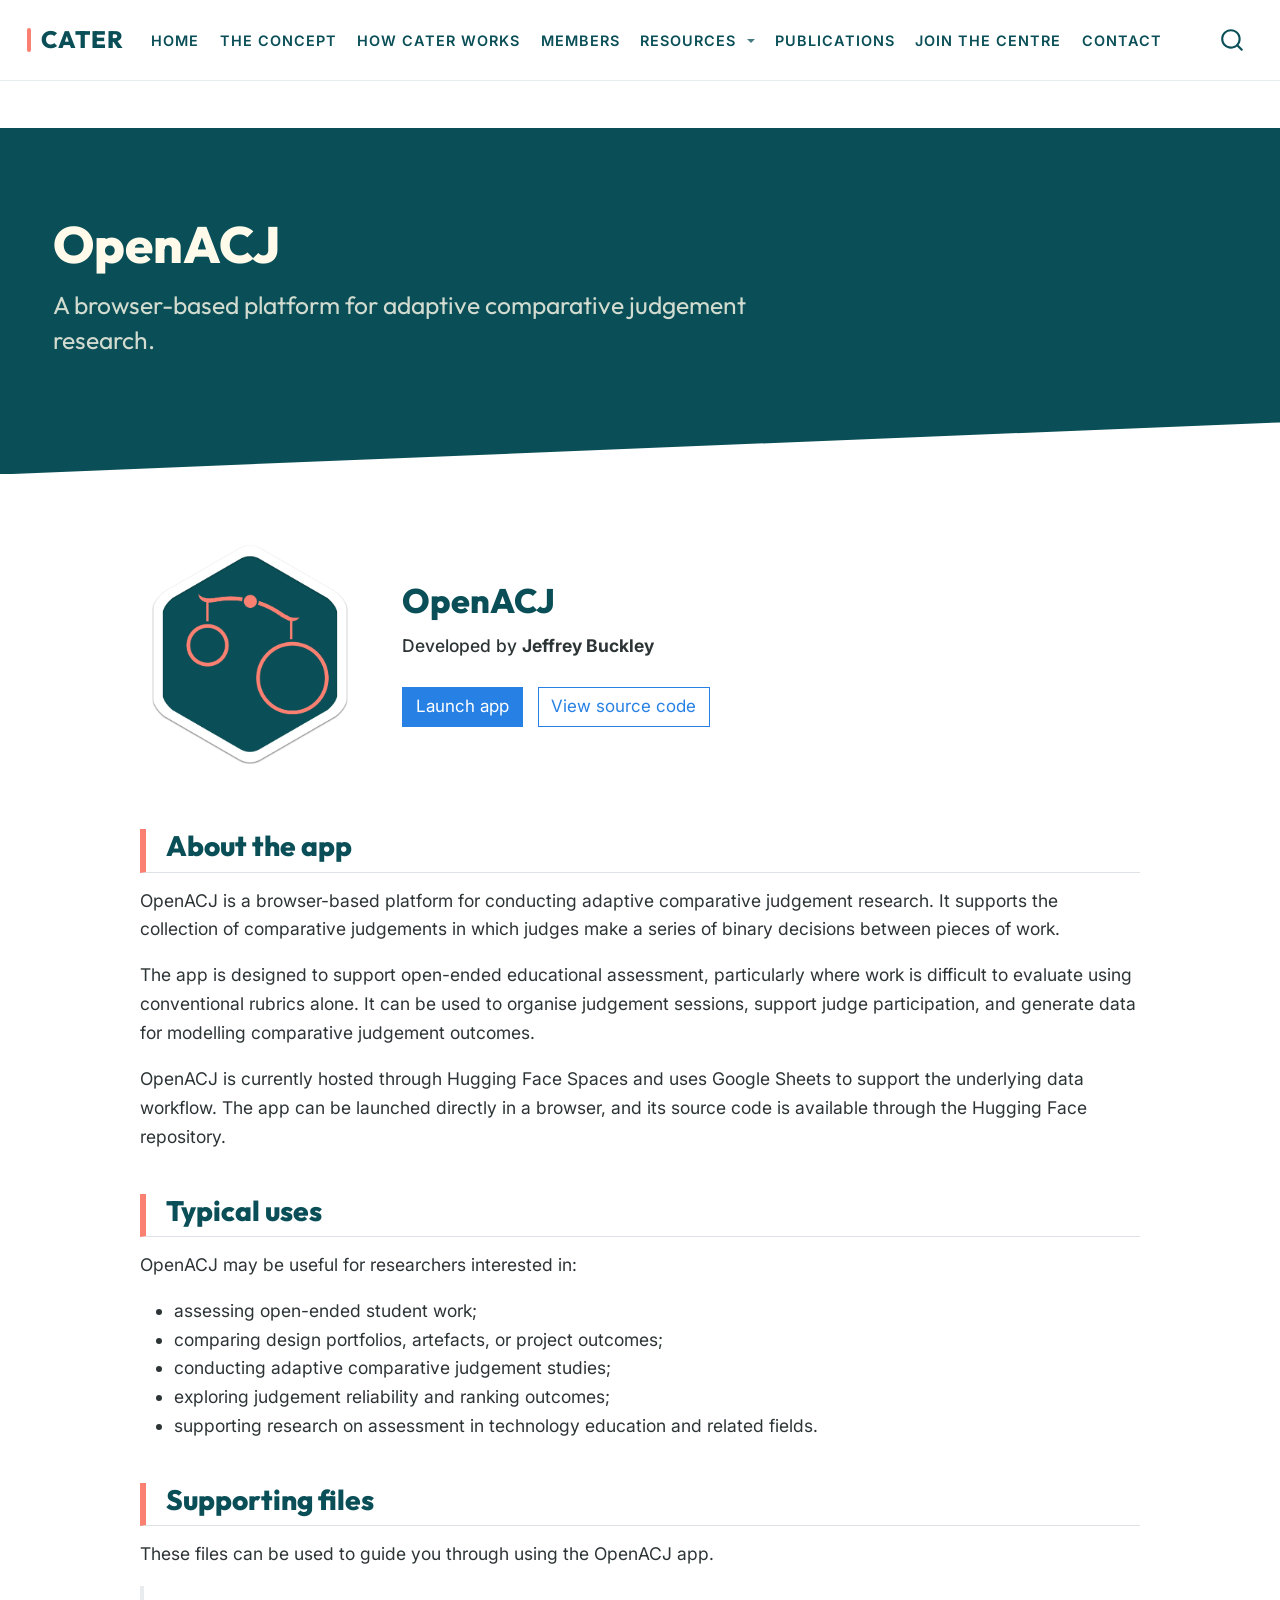
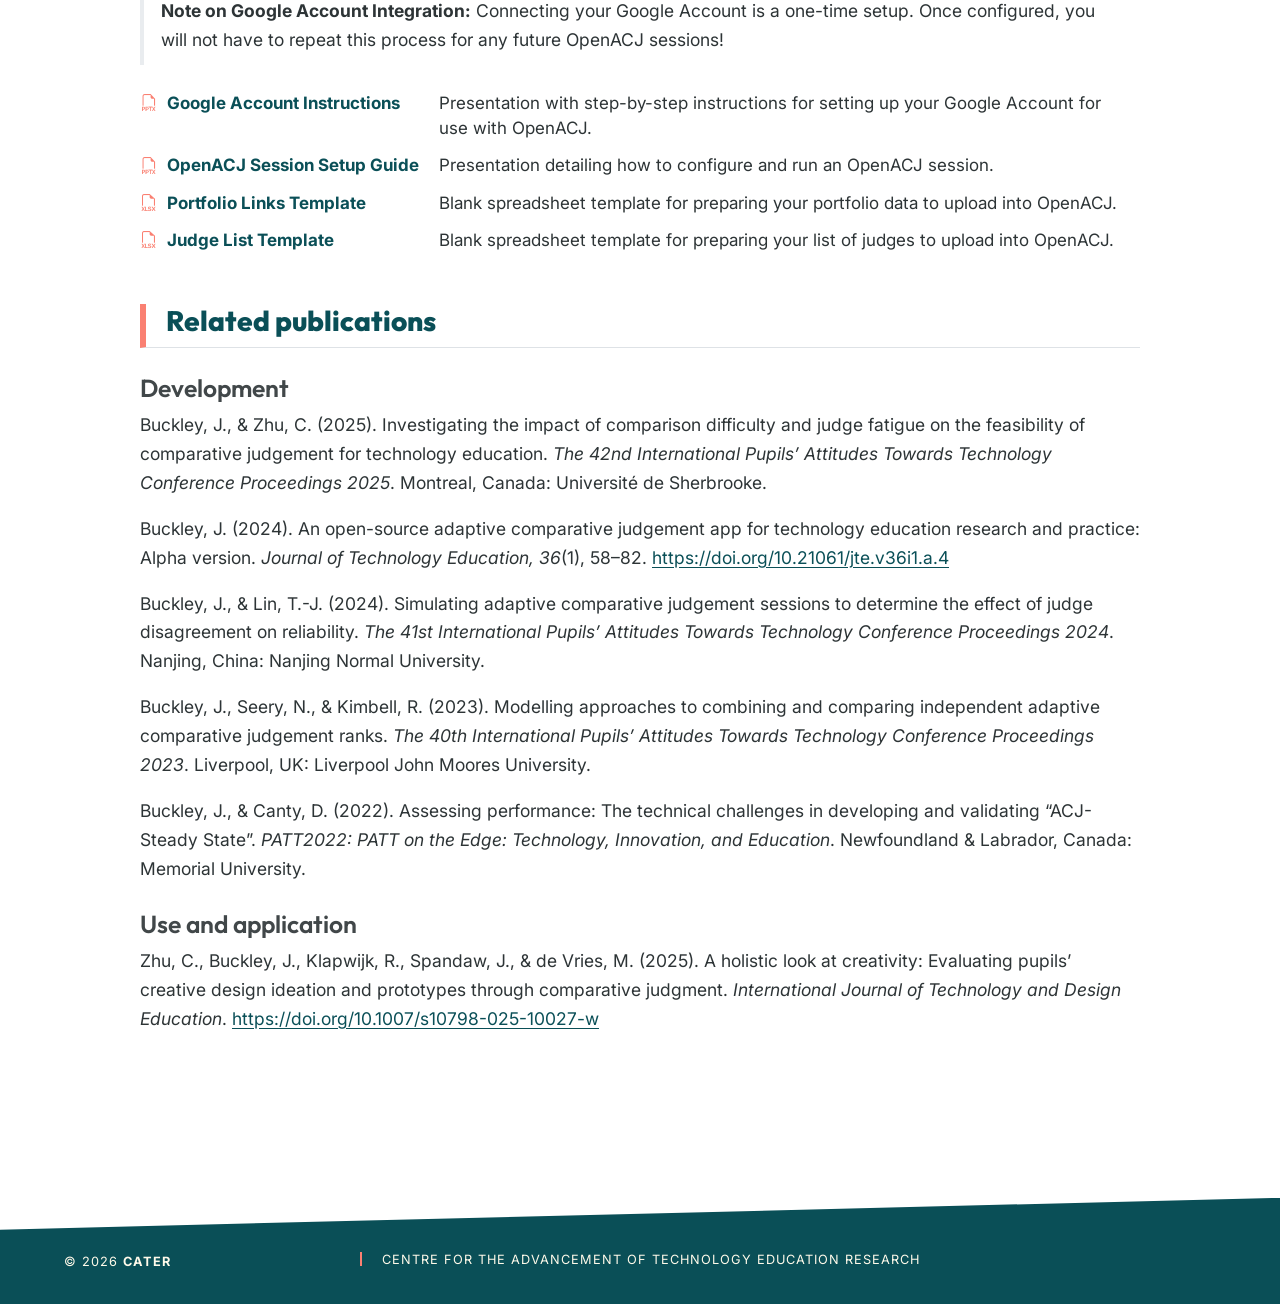
<file: apps/openacj.html>
<!DOCTYPE html>
<html xmlns="http://www.w3.org/1999/xhtml" lang="en" xml:lang="en"><head>

<meta charset="utf-8">
<meta name="generator" content="quarto-1.8.26">

<meta name="viewport" content="width=device-width, initial-scale=1.0, user-scalable=yes">


<title>openacj – CATER</title>
<style>
code{white-space: pre-wrap;}
span.smallcaps{font-variant: small-caps;}
div.columns{display: flex; gap: min(4vw, 1.5em);}
div.column{flex: auto; overflow-x: auto;}
div.hanging-indent{margin-left: 1.5em; text-indent: -1.5em;}
ul.task-list{list-style: none;}
ul.task-list li input[type="checkbox"] {
  width: 0.8em;
  margin: 0 0.8em 0.2em -1em; /* quarto-specific, see https://github.com/quarto-dev/quarto-cli/issues/4556 */ 
  vertical-align: middle;
}
</style>


<script src="../site_libs/quarto-nav/quarto-nav.js"></script>
<script src="../site_libs/quarto-nav/headroom.min.js"></script>
<script src="../site_libs/clipboard/clipboard.min.js"></script>
<script src="../site_libs/quarto-search/autocomplete.umd.js"></script>
<script src="../site_libs/quarto-search/fuse.min.js"></script>
<script src="../site_libs/quarto-search/quarto-search.js"></script>
<meta name="quarto:offset" content="../">
<link href="../images/general_website_images/favicon.png" rel="icon" type="image/png">
<script src="../site_libs/quarto-html/quarto.js" type="module"></script>
<script src="../site_libs/quarto-html/tabsets/tabsets.js" type="module"></script>
<script src="../site_libs/quarto-html/axe/axe-check.js" type="module"></script>
<script src="../site_libs/quarto-html/popper.min.js"></script>
<script src="../site_libs/quarto-html/tippy.umd.min.js"></script>
<script src="../site_libs/quarto-html/anchor.min.js"></script>
<link href="../site_libs/quarto-html/tippy.css" rel="stylesheet">
<link href="../site_libs/quarto-html/quarto-syntax-highlighting-587c61ba64f3a5504c4d52d930310e48.css" rel="stylesheet" id="quarto-text-highlighting-styles">
<script src="../site_libs/bootstrap/bootstrap.min.js"></script>
<link href="../site_libs/bootstrap/bootstrap-icons.css" rel="stylesheet">
<link href="../site_libs/bootstrap/bootstrap-7433b6b8479988bcbc681e2df79588c1.min.css" rel="stylesheet" append-hash="true" id="quarto-bootstrap" data-mode="light">
<script id="quarto-search-options" type="application/json">{
  "location": "navbar",
  "copy-button": false,
  "collapse-after": 3,
  "panel-placement": "end",
  "type": "overlay",
  "limit": 50,
  "keyboard-shortcut": [
    "f",
    "/",
    "s"
  ],
  "show-item-context": false,
  "language": {
    "search-no-results-text": "No results",
    "search-matching-documents-text": "matching documents",
    "search-copy-link-title": "Copy link to search",
    "search-hide-matches-text": "Hide additional matches",
    "search-more-match-text": "more match in this document",
    "search-more-matches-text": "more matches in this document",
    "search-clear-button-title": "Clear",
    "search-text-placeholder": "",
    "search-detached-cancel-button-title": "Cancel",
    "search-submit-button-title": "Submit",
    "search-label": "Search"
  }
}</script>
<link rel="stylesheet" href="https://cdn.jsdelivr.net/npm/bootstrap-icons@1.10.0/font/bootstrap-icons.css">


</head>

<body class="nav-fixed fullcontent quarto-light">

<div id="quarto-search-results"></div>
  <header id="quarto-header" class="headroom fixed-top">
    <nav class="navbar navbar-expand-lg " data-bs-theme="dark">
      <div class="navbar-container container-fluid">
      <div class="navbar-brand-container mx-auto">
    <a class="navbar-brand" href="../index.html">
    <span class="navbar-title">CATER</span>
    </a>
  </div>
            <div id="quarto-search" class="" title="Search"></div>
          <button class="navbar-toggler" type="button" data-bs-toggle="collapse" data-bs-target="#navbarCollapse" aria-controls="navbarCollapse" role="menu" aria-expanded="false" aria-label="Toggle navigation" onclick="if (window.quartoToggleHeadroom) { window.quartoToggleHeadroom(); }">
  <span class="navbar-toggler-icon"></span>
</button>
          <div class="collapse navbar-collapse" id="navbarCollapse">
            <ul class="navbar-nav navbar-nav-scroll me-auto">
  <li class="nav-item">
    <a class="nav-link" href="../index.html"> 
<span class="menu-text">Home</span></a>
  </li>  
  <li class="nav-item">
    <a class="nav-link" href="../the_concept.html"> 
<span class="menu-text">The Concept</span></a>
  </li>  
  <li class="nav-item">
    <a class="nav-link" href="../how_cater_works.html"> 
<span class="menu-text">How CATER Works</span></a>
  </li>  
  <li class="nav-item">
    <a class="nav-link" href="../members.html"> 
<span class="menu-text">Members</span></a>
  </li>  
  <li class="nav-item dropdown ">
    <a class="nav-link dropdown-toggle" href="#" id="nav-menu-resources" role="link" data-bs-toggle="dropdown" aria-expanded="false">
 <span class="menu-text">Resources</span>
    </a>
    <ul class="dropdown-menu" aria-labelledby="nav-menu-resources">    
        <li>
    <a class="dropdown-item" href="../web_apps.html">
 <span class="dropdown-text">Web Apps</span></a>
  </li>  
        <li>
    <a class="dropdown-item" href="../measurement_instruments.html">
 <span class="dropdown-text">Measurement Instruments</span></a>
  </li>  
    </ul>
  </li>
  <li class="nav-item">
    <a class="nav-link" href="../publications.html"> 
<span class="menu-text">Publications</span></a>
  </li>  
  <li class="nav-item">
    <a class="nav-link" href="../join_the_centre.html"> 
<span class="menu-text">Join the Centre</span></a>
  </li>  
  <li class="nav-item">
    <a class="nav-link" href="mailto:jeffrey.buckley@tus.ie?subject=CATER%20enquiry"> 
<span class="menu-text">Contact</span></a>
  </li>  
</ul>
          </div> <!-- /navcollapse -->
            <div class="quarto-navbar-tools">
</div>
      </div> <!-- /container-fluid -->
    </nav>
</header>
<!-- content -->
<div id="quarto-content" class="quarto-container page-columns page-rows-contents page-layout-article page-navbar">
<!-- sidebar -->
<!-- margin-sidebar -->
    
<!-- main -->
<main class="content page-columns page-full" id="quarto-document-content"><header id="title-block-header" class="quarto-title-block"></header>




<div class="column-screen hero-mini">
<section id="openacj" class="level2 container">
<h2 class="anchored" data-anchor-id="openacj">OpenACJ</h2>
<p class="hero-subtitle">
A browser-based platform for adaptive comparative judgement research.
</p>
</section>
</div>
<div class="container agenda-section app-profile-page">
<div class="app-profile-header">
<p><img src="../images/apps/openacj-hex.png" alt="OpenACJ hex badge" class="app-profile-badge"></p>
<section id="openacj-1" class="level1 app-profile-summary">
<h1>OpenACJ</h1>
<p class="app-profile-developers">
Developed by <strong>Jeffrey Buckley</strong>
</p>
<p>
<a class="btn btn-primary" href="https://jeffbuckley1992-openacj.hf.space" target="_blank" rel="noopener noreferrer" role="button">Launch app</a> <a class="btn btn-outline-primary" href="https://huggingface.co/spaces/jeffbuckley1992/OpenACJ/tree/main" target="_blank" rel="noopener noreferrer" role="button">View source code</a>
</p>
</section>
</div>
<section id="about-the-app" class="level2">
<h2 class="anchored" data-anchor-id="about-the-app">About the app</h2>
<p>OpenACJ is a browser-based platform for conducting adaptive comparative judgement research. It supports the collection of comparative judgements in which judges make a series of binary decisions between pieces of work.</p>
<p>The app is designed to support open-ended educational assessment, particularly where work is difficult to evaluate using conventional rubrics alone. It can be used to organise judgement sessions, support judge participation, and generate data for modelling comparative judgement outcomes.</p>
<p>OpenACJ is currently hosted through Hugging Face Spaces and uses Google Sheets to support the underlying data workflow. The app can be launched directly in a browser, and its source code is available through the Hugging Face repository.</p>
</section>
<section id="typical-uses" class="level2">
<h2 class="anchored" data-anchor-id="typical-uses">Typical uses</h2>
<p>OpenACJ may be useful for researchers interested in:</p>
<ul>
<li>assessing open-ended student work;</li>
<li>comparing design portfolios, artefacts, or project outcomes;</li>
<li>conducting adaptive comparative judgement studies;</li>
<li>exploring judgement reliability and ranking outcomes;</li>
<li>supporting research on assessment in technology education and related fields.</li>
</ul>
</section>
<section id="supporting-files" class="level2">
<h2 class="anchored" data-anchor-id="supporting-files">Supporting files</h2>
<p>These files can be used to guide you through using the OpenACJ app.</p>
<blockquote class="blockquote">
<p><strong>Note on Google Account Integration:</strong> Connecting your Google Account is a one-time setup. Once configured, you will not have to repeat this process for any future OpenACJ sessions!</p>
</blockquote>
<table class="caption-top table">
<thead>
<tr class="header">
<th>File</th>
<th>Description</th>
</tr>
</thead>
<tbody>
<tr class="odd">
<td><i class="bi bi-filetype-pptx"></i> <a href="../downloads/openacj/openacj-google-account-instructions.pptx">Google Account Instructions</a></td>
<td>Presentation with step-by-step instructions for setting up your Google Account for use with OpenACJ.</td>
</tr>
<tr class="even">
<td><i class="bi bi-filetype-pptx"></i> <a href="../downloads/openacj/openacj-acj-session-setup.pptx">OpenACJ Session Setup Guide</a></td>
<td>Presentation detailing how to configure and run an OpenACJ session.</td>
</tr>
<tr class="odd">
<td><i class="bi bi-filetype-xlsx"></i> <a href="../downloads/openacj/openacj-portfolio-links-template.xlsx">Portfolio Links Template</a></td>
<td>Blank spreadsheet template for preparing your portfolio data to upload into OpenACJ.</td>
</tr>
<tr class="even">
<td><i class="bi bi-filetype-xlsx"></i> <a href="../downloads/openacj/openacj-judge-list-template.xlsx">Judge List Template</a></td>
<td>Blank spreadsheet template for preparing your list of judges to upload into OpenACJ.</td>
</tr>
</tbody>
</table>
</section>
<section id="related-publications" class="level2">
<h2 class="anchored" data-anchor-id="related-publications">Related publications</h2>
<section id="development" class="level3">
<h3 class="anchored" data-anchor-id="development">Development</h3>
<p>Buckley, J., &amp; Zhu, C. (2025). Investigating the impact of comparison difficulty and judge fatigue on the feasibility of comparative judgement for technology education. <em>The 42nd International Pupils’ Attitudes Towards Technology Conference Proceedings 2025</em>. Montreal, Canada: Université de Sherbrooke.</p>
<p>Buckley, J. (2024). An open-source adaptive comparative judgement app for technology education research and practice: Alpha version. <em>Journal of Technology Education, 36</em>(1), 58–82. <a href="https://doi.org/10.21061/jte.v36i1.a.4" class="uri">https://doi.org/10.21061/jte.v36i1.a.4</a></p>
<p>Buckley, J., &amp; Lin, T.-J. (2024). Simulating adaptive comparative judgement sessions to determine the effect of judge disagreement on reliability. <em>The 41st International Pupils’ Attitudes Towards Technology Conference Proceedings 2024</em>. Nanjing, China: Nanjing Normal University.</p>
<p>Buckley, J., Seery, N., &amp; Kimbell, R. (2023). Modelling approaches to combining and comparing independent adaptive comparative judgement ranks. <em>The 40th International Pupils’ Attitudes Towards Technology Conference Proceedings 2023</em>. Liverpool, UK: Liverpool John Moores University.</p>
<p>Buckley, J., &amp; Canty, D. (2022). Assessing performance: The technical challenges in developing and validating “ACJ-Steady State”. <em>PATT2022: PATT on the Edge: Technology, Innovation, and Education</em>. Newfoundland &amp; Labrador, Canada: Memorial University.</p>
</section>
<section id="use-and-application" class="level3">
<h3 class="anchored" data-anchor-id="use-and-application">Use and application</h3>
<p>Zhu, C., Buckley, J., Klapwijk, R., Spandaw, J., &amp; de Vries, M. (2025). A holistic look at creativity: Evaluating pupils’ creative design ideation and prototypes through comparative judgment. <em>International Journal of Technology and Design Education</em>. <a href="https://doi.org/10.1007/s10798-025-10027-w" class="uri">https://doi.org/10.1007/s10798-025-10027-w</a></p>
</section>
</section>
</div>



</main> <!-- /main -->
<script id="quarto-html-after-body" type="application/javascript">
  window.document.addEventListener("DOMContentLoaded", function (event) {
    const icon = "";
    const anchorJS = new window.AnchorJS();
    anchorJS.options = {
      placement: 'right',
      icon: icon
    };
    anchorJS.add('.anchored');
    const isCodeAnnotation = (el) => {
      for (const clz of el.classList) {
        if (clz.startsWith('code-annotation-')) {                     
          return true;
        }
      }
      return false;
    }
    const onCopySuccess = function(e) {
      // button target
      const button = e.trigger;
      // don't keep focus
      button.blur();
      // flash "checked"
      button.classList.add('code-copy-button-checked');
      var currentTitle = button.getAttribute("title");
      button.setAttribute("title", "Copied!");
      let tooltip;
      if (window.bootstrap) {
        button.setAttribute("data-bs-toggle", "tooltip");
        button.setAttribute("data-bs-placement", "left");
        button.setAttribute("data-bs-title", "Copied!");
        tooltip = new bootstrap.Tooltip(button, 
          { trigger: "manual", 
            customClass: "code-copy-button-tooltip",
            offset: [0, -8]});
        tooltip.show();    
      }
      setTimeout(function() {
        if (tooltip) {
          tooltip.hide();
          button.removeAttribute("data-bs-title");
          button.removeAttribute("data-bs-toggle");
          button.removeAttribute("data-bs-placement");
        }
        button.setAttribute("title", currentTitle);
        button.classList.remove('code-copy-button-checked');
      }, 1000);
      // clear code selection
      e.clearSelection();
    }
    const getTextToCopy = function(trigger) {
      const outerScaffold = trigger.parentElement.cloneNode(true);
      const codeEl = outerScaffold.querySelector('code');
      for (const childEl of codeEl.children) {
        if (isCodeAnnotation(childEl)) {
          childEl.remove();
        }
      }
      return codeEl.innerText;
    }
    const clipboard = new window.ClipboardJS('.code-copy-button:not([data-in-quarto-modal])', {
      text: getTextToCopy
    });
    clipboard.on('success', onCopySuccess);
    if (window.document.getElementById('quarto-embedded-source-code-modal')) {
      const clipboardModal = new window.ClipboardJS('.code-copy-button[data-in-quarto-modal]', {
        text: getTextToCopy,
        container: window.document.getElementById('quarto-embedded-source-code-modal')
      });
      clipboardModal.on('success', onCopySuccess);
    }
      var localhostRegex = new RegExp(/^(?:http|https):\/\/localhost\:?[0-9]*\//);
      var mailtoRegex = new RegExp(/^mailto:/);
        var filterRegex = new RegExp("https:\/\/cater-network\.com");
      var isInternal = (href) => {
          return filterRegex.test(href) || localhostRegex.test(href) || mailtoRegex.test(href);
      }
      // Inspect non-navigation links and adorn them if external
     var links = window.document.querySelectorAll('a[href]:not(.nav-link):not(.navbar-brand):not(.toc-action):not(.sidebar-link):not(.sidebar-item-toggle):not(.pagination-link):not(.no-external):not([aria-hidden]):not(.dropdown-item):not(.quarto-navigation-tool):not(.about-link)');
      for (var i=0; i<links.length; i++) {
        const link = links[i];
        if (!isInternal(link.href)) {
          // undo the damage that might have been done by quarto-nav.js in the case of
          // links that we want to consider external
          if (link.dataset.originalHref !== undefined) {
            link.href = link.dataset.originalHref;
          }
        }
      }
    function tippyHover(el, contentFn, onTriggerFn, onUntriggerFn) {
      const config = {
        allowHTML: true,
        maxWidth: 500,
        delay: 100,
        arrow: false,
        appendTo: function(el) {
            return el.parentElement;
        },
        interactive: true,
        interactiveBorder: 10,
        theme: 'quarto',
        placement: 'bottom-start',
      };
      if (contentFn) {
        config.content = contentFn;
      }
      if (onTriggerFn) {
        config.onTrigger = onTriggerFn;
      }
      if (onUntriggerFn) {
        config.onUntrigger = onUntriggerFn;
      }
      window.tippy(el, config); 
    }
    const noterefs = window.document.querySelectorAll('a[role="doc-noteref"]');
    for (var i=0; i<noterefs.length; i++) {
      const ref = noterefs[i];
      tippyHover(ref, function() {
        // use id or data attribute instead here
        let href = ref.getAttribute('data-footnote-href') || ref.getAttribute('href');
        try { href = new URL(href).hash; } catch {}
        const id = href.replace(/^#\/?/, "");
        const note = window.document.getElementById(id);
        if (note) {
          return note.innerHTML;
        } else {
          return "";
        }
      });
    }
    const xrefs = window.document.querySelectorAll('a.quarto-xref');
    const processXRef = (id, note) => {
      // Strip column container classes
      const stripColumnClz = (el) => {
        el.classList.remove("page-full", "page-columns");
        if (el.children) {
          for (const child of el.children) {
            stripColumnClz(child);
          }
        }
      }
      stripColumnClz(note)
      if (id === null || id.startsWith('sec-')) {
        // Special case sections, only their first couple elements
        const container = document.createElement("div");
        if (note.children && note.children.length > 2) {
          container.appendChild(note.children[0].cloneNode(true));
          for (let i = 1; i < note.children.length; i++) {
            const child = note.children[i];
            if (child.tagName === "P" && child.innerText === "") {
              continue;
            } else {
              container.appendChild(child.cloneNode(true));
              break;
            }
          }
          if (window.Quarto?.typesetMath) {
            window.Quarto.typesetMath(container);
          }
          return container.innerHTML
        } else {
          if (window.Quarto?.typesetMath) {
            window.Quarto.typesetMath(note);
          }
          return note.innerHTML;
        }
      } else {
        // Remove any anchor links if they are present
        const anchorLink = note.querySelector('a.anchorjs-link');
        if (anchorLink) {
          anchorLink.remove();
        }
        if (window.Quarto?.typesetMath) {
          window.Quarto.typesetMath(note);
        }
        if (note.classList.contains("callout")) {
          return note.outerHTML;
        } else {
          return note.innerHTML;
        }
      }
    }
    for (var i=0; i<xrefs.length; i++) {
      const xref = xrefs[i];
      tippyHover(xref, undefined, function(instance) {
        instance.disable();
        let url = xref.getAttribute('href');
        let hash = undefined; 
        if (url.startsWith('#')) {
          hash = url;
        } else {
          try { hash = new URL(url).hash; } catch {}
        }
        if (hash) {
          const id = hash.replace(/^#\/?/, "");
          const note = window.document.getElementById(id);
          if (note !== null) {
            try {
              const html = processXRef(id, note.cloneNode(true));
              instance.setContent(html);
            } finally {
              instance.enable();
              instance.show();
            }
          } else {
            // See if we can fetch this
            fetch(url.split('#')[0])
            .then(res => res.text())
            .then(html => {
              const parser = new DOMParser();
              const htmlDoc = parser.parseFromString(html, "text/html");
              const note = htmlDoc.getElementById(id);
              if (note !== null) {
                const html = processXRef(id, note);
                instance.setContent(html);
              } 
            }).finally(() => {
              instance.enable();
              instance.show();
            });
          }
        } else {
          // See if we can fetch a full url (with no hash to target)
          // This is a special case and we should probably do some content thinning / targeting
          fetch(url)
          .then(res => res.text())
          .then(html => {
            const parser = new DOMParser();
            const htmlDoc = parser.parseFromString(html, "text/html");
            const note = htmlDoc.querySelector('main.content');
            if (note !== null) {
              // This should only happen for chapter cross references
              // (since there is no id in the URL)
              // remove the first header
              if (note.children.length > 0 && note.children[0].tagName === "HEADER") {
                note.children[0].remove();
              }
              const html = processXRef(null, note);
              instance.setContent(html);
            } 
          }).finally(() => {
            instance.enable();
            instance.show();
          });
        }
      }, function(instance) {
      });
    }
        let selectedAnnoteEl;
        const selectorForAnnotation = ( cell, annotation) => {
          let cellAttr = 'data-code-cell="' + cell + '"';
          let lineAttr = 'data-code-annotation="' +  annotation + '"';
          const selector = 'span[' + cellAttr + '][' + lineAttr + ']';
          return selector;
        }
        const selectCodeLines = (annoteEl) => {
          const doc = window.document;
          const targetCell = annoteEl.getAttribute("data-target-cell");
          const targetAnnotation = annoteEl.getAttribute("data-target-annotation");
          const annoteSpan = window.document.querySelector(selectorForAnnotation(targetCell, targetAnnotation));
          const lines = annoteSpan.getAttribute("data-code-lines").split(",");
          const lineIds = lines.map((line) => {
            return targetCell + "-" + line;
          })
          let top = null;
          let height = null;
          let parent = null;
          if (lineIds.length > 0) {
              //compute the position of the single el (top and bottom and make a div)
              const el = window.document.getElementById(lineIds[0]);
              top = el.offsetTop;
              height = el.offsetHeight;
              parent = el.parentElement.parentElement;
            if (lineIds.length > 1) {
              const lastEl = window.document.getElementById(lineIds[lineIds.length - 1]);
              const bottom = lastEl.offsetTop + lastEl.offsetHeight;
              height = bottom - top;
            }
            if (top !== null && height !== null && parent !== null) {
              // cook up a div (if necessary) and position it 
              let div = window.document.getElementById("code-annotation-line-highlight");
              if (div === null) {
                div = window.document.createElement("div");
                div.setAttribute("id", "code-annotation-line-highlight");
                div.style.position = 'absolute';
                parent.appendChild(div);
              }
              div.style.top = top - 2 + "px";
              div.style.height = height + 4 + "px";
              div.style.left = 0;
              let gutterDiv = window.document.getElementById("code-annotation-line-highlight-gutter");
              if (gutterDiv === null) {
                gutterDiv = window.document.createElement("div");
                gutterDiv.setAttribute("id", "code-annotation-line-highlight-gutter");
                gutterDiv.style.position = 'absolute';
                const codeCell = window.document.getElementById(targetCell);
                const gutter = codeCell.querySelector('.code-annotation-gutter');
                gutter.appendChild(gutterDiv);
              }
              gutterDiv.style.top = top - 2 + "px";
              gutterDiv.style.height = height + 4 + "px";
            }
            selectedAnnoteEl = annoteEl;
          }
        };
        const unselectCodeLines = () => {
          const elementsIds = ["code-annotation-line-highlight", "code-annotation-line-highlight-gutter"];
          elementsIds.forEach((elId) => {
            const div = window.document.getElementById(elId);
            if (div) {
              div.remove();
            }
          });
          selectedAnnoteEl = undefined;
        };
          // Handle positioning of the toggle
      window.addEventListener(
        "resize",
        throttle(() => {
          elRect = undefined;
          if (selectedAnnoteEl) {
            selectCodeLines(selectedAnnoteEl);
          }
        }, 10)
      );
      function throttle(fn, ms) {
      let throttle = false;
      let timer;
        return (...args) => {
          if(!throttle) { // first call gets through
              fn.apply(this, args);
              throttle = true;
          } else { // all the others get throttled
              if(timer) clearTimeout(timer); // cancel #2
              timer = setTimeout(() => {
                fn.apply(this, args);
                timer = throttle = false;
              }, ms);
          }
        };
      }
        // Attach click handler to the DT
        const annoteDls = window.document.querySelectorAll('dt[data-target-cell]');
        for (const annoteDlNode of annoteDls) {
          annoteDlNode.addEventListener('click', (event) => {
            const clickedEl = event.target;
            if (clickedEl !== selectedAnnoteEl) {
              unselectCodeLines();
              const activeEl = window.document.querySelector('dt[data-target-cell].code-annotation-active');
              if (activeEl) {
                activeEl.classList.remove('code-annotation-active');
              }
              selectCodeLines(clickedEl);
              clickedEl.classList.add('code-annotation-active');
            } else {
              // Unselect the line
              unselectCodeLines();
              clickedEl.classList.remove('code-annotation-active');
            }
          });
        }
    const findCites = (el) => {
      const parentEl = el.parentElement;
      if (parentEl) {
        const cites = parentEl.dataset.cites;
        if (cites) {
          return {
            el,
            cites: cites.split(' ')
          };
        } else {
          return findCites(el.parentElement)
        }
      } else {
        return undefined;
      }
    };
    var bibliorefs = window.document.querySelectorAll('a[role="doc-biblioref"]');
    for (var i=0; i<bibliorefs.length; i++) {
      const ref = bibliorefs[i];
      const citeInfo = findCites(ref);
      if (citeInfo) {
        tippyHover(citeInfo.el, function() {
          var popup = window.document.createElement('div');
          citeInfo.cites.forEach(function(cite) {
            var citeDiv = window.document.createElement('div');
            citeDiv.classList.add('hanging-indent');
            citeDiv.classList.add('csl-entry');
            var biblioDiv = window.document.getElementById('ref-' + cite);
            if (biblioDiv) {
              citeDiv.innerHTML = biblioDiv.innerHTML;
            }
            popup.appendChild(citeDiv);
          });
          return popup.innerHTML;
        });
      }
    }
  });
  </script>
</div> <!-- /content -->
<footer class="footer">
  <div class="nav-footer">
    <div class="nav-footer-left">
<p>© 2026 <strong>CATER</strong></p>
</div>   
    <div class="nav-footer-center">
<p>Centre for the Advancement of Technology Education Research</p>
</div>
    <div class="nav-footer-right">
      &nbsp;
    </div>
  </div>
</footer>




</body></html>
</file>
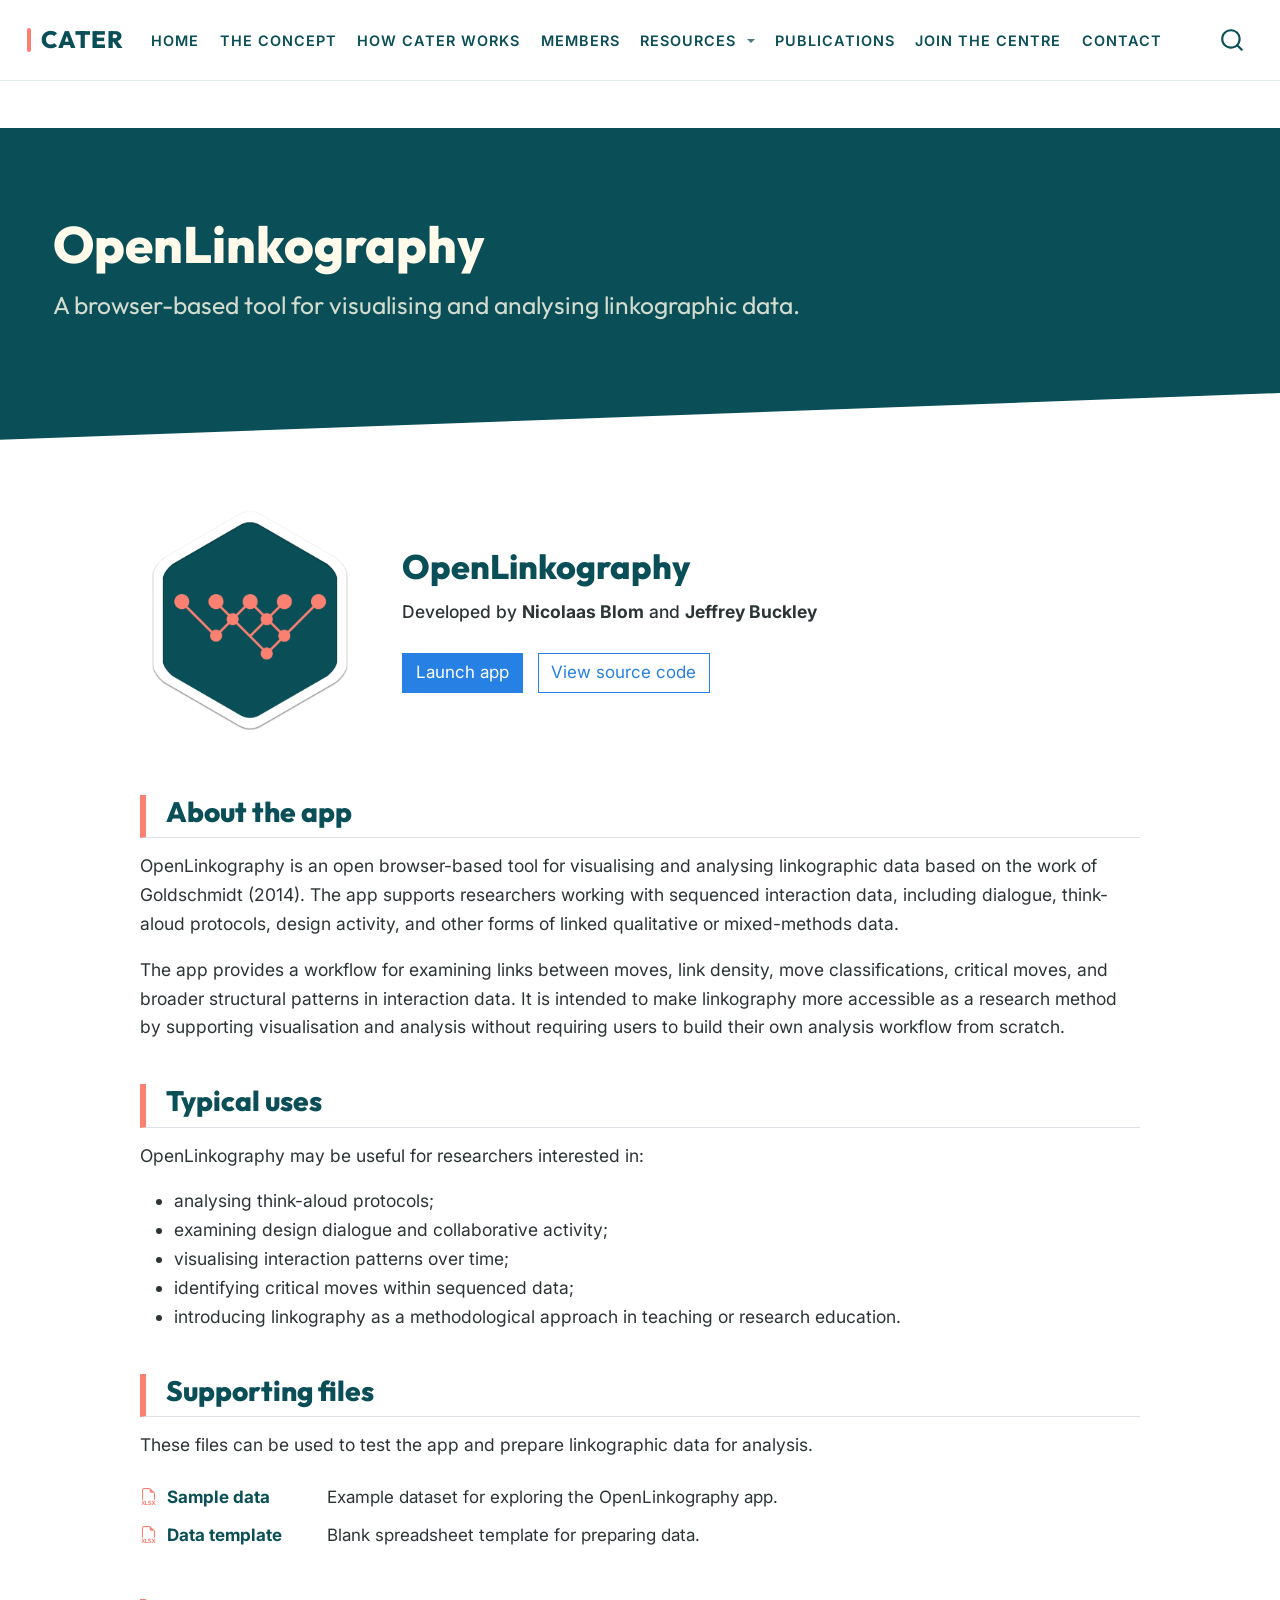
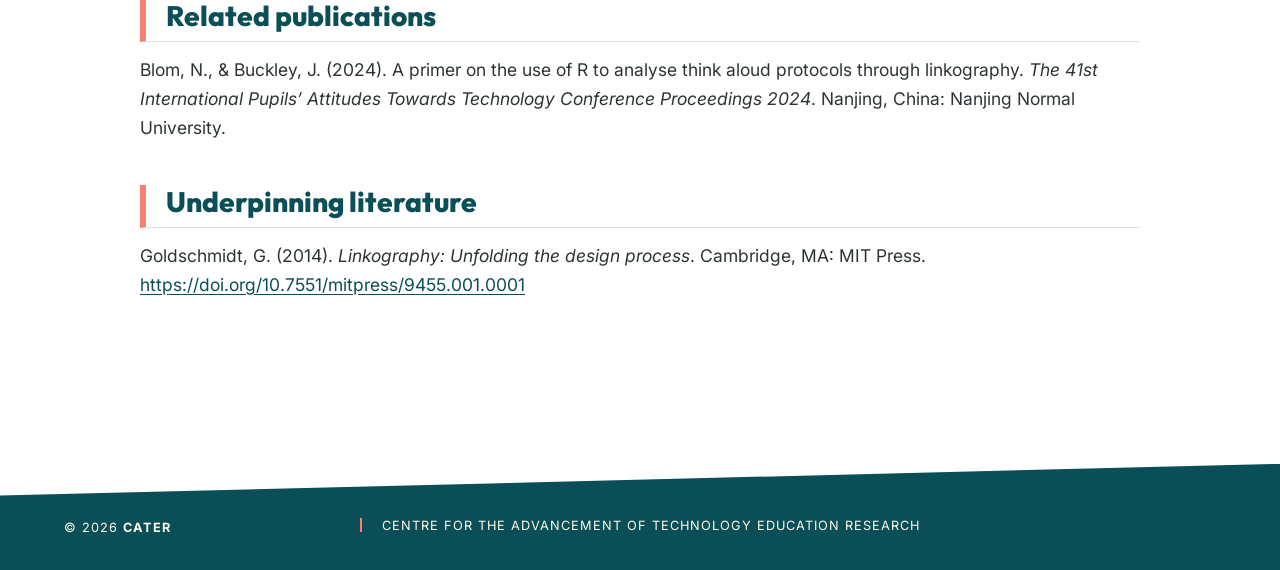
<file: apps/openlinkography.html>
<!DOCTYPE html>
<html xmlns="http://www.w3.org/1999/xhtml" lang="en" xml:lang="en"><head>

<meta charset="utf-8">
<meta name="generator" content="quarto-1.8.26">

<meta name="viewport" content="width=device-width, initial-scale=1.0, user-scalable=yes">


<title>openlinkography – CATER</title>
<style>
code{white-space: pre-wrap;}
span.smallcaps{font-variant: small-caps;}
div.columns{display: flex; gap: min(4vw, 1.5em);}
div.column{flex: auto; overflow-x: auto;}
div.hanging-indent{margin-left: 1.5em; text-indent: -1.5em;}
ul.task-list{list-style: none;}
ul.task-list li input[type="checkbox"] {
  width: 0.8em;
  margin: 0 0.8em 0.2em -1em; /* quarto-specific, see https://github.com/quarto-dev/quarto-cli/issues/4556 */ 
  vertical-align: middle;
}
</style>


<script src="../site_libs/quarto-nav/quarto-nav.js"></script>
<script src="../site_libs/quarto-nav/headroom.min.js"></script>
<script src="../site_libs/clipboard/clipboard.min.js"></script>
<script src="../site_libs/quarto-search/autocomplete.umd.js"></script>
<script src="../site_libs/quarto-search/fuse.min.js"></script>
<script src="../site_libs/quarto-search/quarto-search.js"></script>
<meta name="quarto:offset" content="../">
<link href="../images/general_website_images/favicon.png" rel="icon" type="image/png">
<script src="../site_libs/quarto-html/quarto.js" type="module"></script>
<script src="../site_libs/quarto-html/tabsets/tabsets.js" type="module"></script>
<script src="../site_libs/quarto-html/axe/axe-check.js" type="module"></script>
<script src="../site_libs/quarto-html/popper.min.js"></script>
<script src="../site_libs/quarto-html/tippy.umd.min.js"></script>
<script src="../site_libs/quarto-html/anchor.min.js"></script>
<link href="../site_libs/quarto-html/tippy.css" rel="stylesheet">
<link href="../site_libs/quarto-html/quarto-syntax-highlighting-587c61ba64f3a5504c4d52d930310e48.css" rel="stylesheet" id="quarto-text-highlighting-styles">
<script src="../site_libs/bootstrap/bootstrap.min.js"></script>
<link href="../site_libs/bootstrap/bootstrap-icons.css" rel="stylesheet">
<link href="../site_libs/bootstrap/bootstrap-7433b6b8479988bcbc681e2df79588c1.min.css" rel="stylesheet" append-hash="true" id="quarto-bootstrap" data-mode="light">
<script id="quarto-search-options" type="application/json">{
  "location": "navbar",
  "copy-button": false,
  "collapse-after": 3,
  "panel-placement": "end",
  "type": "overlay",
  "limit": 50,
  "keyboard-shortcut": [
    "f",
    "/",
    "s"
  ],
  "show-item-context": false,
  "language": {
    "search-no-results-text": "No results",
    "search-matching-documents-text": "matching documents",
    "search-copy-link-title": "Copy link to search",
    "search-hide-matches-text": "Hide additional matches",
    "search-more-match-text": "more match in this document",
    "search-more-matches-text": "more matches in this document",
    "search-clear-button-title": "Clear",
    "search-text-placeholder": "",
    "search-detached-cancel-button-title": "Cancel",
    "search-submit-button-title": "Submit",
    "search-label": "Search"
  }
}</script>
<link rel="stylesheet" href="https://cdn.jsdelivr.net/npm/bootstrap-icons@1.10.0/font/bootstrap-icons.css">


</head>

<body class="nav-fixed fullcontent quarto-light">

<div id="quarto-search-results"></div>
  <header id="quarto-header" class="headroom fixed-top">
    <nav class="navbar navbar-expand-lg " data-bs-theme="dark">
      <div class="navbar-container container-fluid">
      <div class="navbar-brand-container mx-auto">
    <a class="navbar-brand" href="../index.html">
    <span class="navbar-title">CATER</span>
    </a>
  </div>
            <div id="quarto-search" class="" title="Search"></div>
          <button class="navbar-toggler" type="button" data-bs-toggle="collapse" data-bs-target="#navbarCollapse" aria-controls="navbarCollapse" role="menu" aria-expanded="false" aria-label="Toggle navigation" onclick="if (window.quartoToggleHeadroom) { window.quartoToggleHeadroom(); }">
  <span class="navbar-toggler-icon"></span>
</button>
          <div class="collapse navbar-collapse" id="navbarCollapse">
            <ul class="navbar-nav navbar-nav-scroll me-auto">
  <li class="nav-item">
    <a class="nav-link" href="../index.html"> 
<span class="menu-text">Home</span></a>
  </li>  
  <li class="nav-item">
    <a class="nav-link" href="../the_concept.html"> 
<span class="menu-text">The Concept</span></a>
  </li>  
  <li class="nav-item">
    <a class="nav-link" href="../how_cater_works.html"> 
<span class="menu-text">How CATER Works</span></a>
  </li>  
  <li class="nav-item">
    <a class="nav-link" href="../members.html"> 
<span class="menu-text">Members</span></a>
  </li>  
  <li class="nav-item dropdown ">
    <a class="nav-link dropdown-toggle" href="#" id="nav-menu-resources" role="link" data-bs-toggle="dropdown" aria-expanded="false">
 <span class="menu-text">Resources</span>
    </a>
    <ul class="dropdown-menu" aria-labelledby="nav-menu-resources">    
        <li>
    <a class="dropdown-item" href="../web_apps.html">
 <span class="dropdown-text">Web Apps</span></a>
  </li>  
        <li>
    <a class="dropdown-item" href="../measurement_instruments.html">
 <span class="dropdown-text">Measurement Instruments</span></a>
  </li>  
    </ul>
  </li>
  <li class="nav-item">
    <a class="nav-link" href="../publications.html"> 
<span class="menu-text">Publications</span></a>
  </li>  
  <li class="nav-item">
    <a class="nav-link" href="../join_the_centre.html"> 
<span class="menu-text">Join the Centre</span></a>
  </li>  
  <li class="nav-item">
    <a class="nav-link" href="mailto:jeffrey.buckley@tus.ie?subject=CATER%20enquiry"> 
<span class="menu-text">Contact</span></a>
  </li>  
</ul>
          </div> <!-- /navcollapse -->
            <div class="quarto-navbar-tools">
</div>
      </div> <!-- /container-fluid -->
    </nav>
</header>
<!-- content -->
<div id="quarto-content" class="quarto-container page-columns page-rows-contents page-layout-article page-navbar">
<!-- sidebar -->
<!-- margin-sidebar -->
    
<!-- main -->
<main class="content page-columns page-full" id="quarto-document-content"><header id="title-block-header" class="quarto-title-block"></header>




<div class="column-screen hero-mini">
<section id="openlinkography" class="level2 container">
<h2 class="anchored" data-anchor-id="openlinkography">OpenLinkography</h2>
<p class="hero-subtitle">
A browser-based tool for visualising and analysing linkographic data.
</p>
</section>
</div>
<div class="container agenda-section app-profile-page">
<div class="app-profile-header">
<p><img src="../images/apps/openlinkography-hex.png" alt="OpenLinkography hex badge" class="app-profile-badge"></p>
<section id="openlinkography-1" class="level1 app-profile-summary">
<h1>OpenLinkography</h1>
<p class="app-profile-developers">
Developed by <strong>Nicolaas Blom</strong> and <strong>Jeffrey Buckley</strong>
</p>
<p>
<a class="btn btn-primary" href="https://jeffbuckleyphd.github.io/cater-linkography-app/" target="_blank" rel="noopener noreferrer" role="button">Launch app</a> <a class="btn btn-outline-primary" href="https://github.com/jeffbuckleyphd/cater-linkography-app" target="_blank" rel="noopener noreferrer" role="button">View source code</a>
</p>
</section>
</div>
<section id="about-the-app" class="level2">
<h2 class="anchored" data-anchor-id="about-the-app">About the app</h2>
<p>OpenLinkography is an open browser-based tool for visualising and analysing linkographic data based on the work of Goldschmidt (2014). The app supports researchers working with sequenced interaction data, including dialogue, think-aloud protocols, design activity, and other forms of linked qualitative or mixed-methods data.</p>
<p>The app provides a workflow for examining links between moves, link density, move classifications, critical moves, and broader structural patterns in interaction data. It is intended to make linkography more accessible as a research method by supporting visualisation and analysis without requiring users to build their own analysis workflow from scratch.</p>
</section>
<section id="typical-uses" class="level2">
<h2 class="anchored" data-anchor-id="typical-uses">Typical uses</h2>
<p>OpenLinkography may be useful for researchers interested in:</p>
<ul>
<li>analysing think-aloud protocols;</li>
<li>examining design dialogue and collaborative activity;</li>
<li>visualising interaction patterns over time;</li>
<li>identifying critical moves within sequenced data;</li>
<li>introducing linkography as a methodological approach in teaching or research education.</li>
</ul>
</section>
<section id="supporting-files" class="level2">
<h2 class="anchored" data-anchor-id="supporting-files">Supporting files</h2>
<p>These files can be used to test the app and prepare linkographic data for analysis.</p>
<table class="caption-top table">
<thead>
<tr class="header">
<th>File</th>
<th>Description</th>
</tr>
</thead>
<tbody>
<tr class="odd">
<td><i class="bi bi-filetype-xlsx"></i> <a href="../downloads/openlinkography/openlinkography-sample-data.xlsx">Sample data</a></td>
<td>Example dataset for exploring the OpenLinkography app.</td>
</tr>
<tr class="even">
<td><i class="bi bi-filetype-xlsx"></i> <a href="../downloads/openlinkography/openlinkography-template.xlsx">Data template</a></td>
<td>Blank spreadsheet template for preparing data.</td>
</tr>
</tbody>
</table>
</section>
<section id="related-publications" class="level2">
<h2 class="anchored" data-anchor-id="related-publications">Related publications</h2>
<p>Blom, N., &amp; Buckley, J. (2024). A primer on the use of R to analyse think aloud protocols through linkography. <em>The 41st International Pupils’ Attitudes Towards Technology Conference Proceedings 2024</em>. Nanjing, China: Nanjing Normal University.</p>
</section>
<section id="underpinning-literature" class="level2">
<h2 class="anchored" data-anchor-id="underpinning-literature">Underpinning literature</h2>
<p>Goldschmidt, G. (2014). <em>Linkography: Unfolding the design process</em>. Cambridge, MA: MIT Press. <a href="https://doi.org/10.7551/mitpress/9455.001.0001" target="_blank">https://doi.org/10.7551/mitpress/9455.001.0001</a></p>
</section>
</div>



</main> <!-- /main -->
<script id="quarto-html-after-body" type="application/javascript">
  window.document.addEventListener("DOMContentLoaded", function (event) {
    const icon = "";
    const anchorJS = new window.AnchorJS();
    anchorJS.options = {
      placement: 'right',
      icon: icon
    };
    anchorJS.add('.anchored');
    const isCodeAnnotation = (el) => {
      for (const clz of el.classList) {
        if (clz.startsWith('code-annotation-')) {                     
          return true;
        }
      }
      return false;
    }
    const onCopySuccess = function(e) {
      // button target
      const button = e.trigger;
      // don't keep focus
      button.blur();
      // flash "checked"
      button.classList.add('code-copy-button-checked');
      var currentTitle = button.getAttribute("title");
      button.setAttribute("title", "Copied!");
      let tooltip;
      if (window.bootstrap) {
        button.setAttribute("data-bs-toggle", "tooltip");
        button.setAttribute("data-bs-placement", "left");
        button.setAttribute("data-bs-title", "Copied!");
        tooltip = new bootstrap.Tooltip(button, 
          { trigger: "manual", 
            customClass: "code-copy-button-tooltip",
            offset: [0, -8]});
        tooltip.show();    
      }
      setTimeout(function() {
        if (tooltip) {
          tooltip.hide();
          button.removeAttribute("data-bs-title");
          button.removeAttribute("data-bs-toggle");
          button.removeAttribute("data-bs-placement");
        }
        button.setAttribute("title", currentTitle);
        button.classList.remove('code-copy-button-checked');
      }, 1000);
      // clear code selection
      e.clearSelection();
    }
    const getTextToCopy = function(trigger) {
      const outerScaffold = trigger.parentElement.cloneNode(true);
      const codeEl = outerScaffold.querySelector('code');
      for (const childEl of codeEl.children) {
        if (isCodeAnnotation(childEl)) {
          childEl.remove();
        }
      }
      return codeEl.innerText;
    }
    const clipboard = new window.ClipboardJS('.code-copy-button:not([data-in-quarto-modal])', {
      text: getTextToCopy
    });
    clipboard.on('success', onCopySuccess);
    if (window.document.getElementById('quarto-embedded-source-code-modal')) {
      const clipboardModal = new window.ClipboardJS('.code-copy-button[data-in-quarto-modal]', {
        text: getTextToCopy,
        container: window.document.getElementById('quarto-embedded-source-code-modal')
      });
      clipboardModal.on('success', onCopySuccess);
    }
      var localhostRegex = new RegExp(/^(?:http|https):\/\/localhost\:?[0-9]*\//);
      var mailtoRegex = new RegExp(/^mailto:/);
        var filterRegex = new RegExp("https:\/\/cater-network\.com");
      var isInternal = (href) => {
          return filterRegex.test(href) || localhostRegex.test(href) || mailtoRegex.test(href);
      }
      // Inspect non-navigation links and adorn them if external
     var links = window.document.querySelectorAll('a[href]:not(.nav-link):not(.navbar-brand):not(.toc-action):not(.sidebar-link):not(.sidebar-item-toggle):not(.pagination-link):not(.no-external):not([aria-hidden]):not(.dropdown-item):not(.quarto-navigation-tool):not(.about-link)');
      for (var i=0; i<links.length; i++) {
        const link = links[i];
        if (!isInternal(link.href)) {
          // undo the damage that might have been done by quarto-nav.js in the case of
          // links that we want to consider external
          if (link.dataset.originalHref !== undefined) {
            link.href = link.dataset.originalHref;
          }
        }
      }
    function tippyHover(el, contentFn, onTriggerFn, onUntriggerFn) {
      const config = {
        allowHTML: true,
        maxWidth: 500,
        delay: 100,
        arrow: false,
        appendTo: function(el) {
            return el.parentElement;
        },
        interactive: true,
        interactiveBorder: 10,
        theme: 'quarto',
        placement: 'bottom-start',
      };
      if (contentFn) {
        config.content = contentFn;
      }
      if (onTriggerFn) {
        config.onTrigger = onTriggerFn;
      }
      if (onUntriggerFn) {
        config.onUntrigger = onUntriggerFn;
      }
      window.tippy(el, config); 
    }
    const noterefs = window.document.querySelectorAll('a[role="doc-noteref"]');
    for (var i=0; i<noterefs.length; i++) {
      const ref = noterefs[i];
      tippyHover(ref, function() {
        // use id or data attribute instead here
        let href = ref.getAttribute('data-footnote-href') || ref.getAttribute('href');
        try { href = new URL(href).hash; } catch {}
        const id = href.replace(/^#\/?/, "");
        const note = window.document.getElementById(id);
        if (note) {
          return note.innerHTML;
        } else {
          return "";
        }
      });
    }
    const xrefs = window.document.querySelectorAll('a.quarto-xref');
    const processXRef = (id, note) => {
      // Strip column container classes
      const stripColumnClz = (el) => {
        el.classList.remove("page-full", "page-columns");
        if (el.children) {
          for (const child of el.children) {
            stripColumnClz(child);
          }
        }
      }
      stripColumnClz(note)
      if (id === null || id.startsWith('sec-')) {
        // Special case sections, only their first couple elements
        const container = document.createElement("div");
        if (note.children && note.children.length > 2) {
          container.appendChild(note.children[0].cloneNode(true));
          for (let i = 1; i < note.children.length; i++) {
            const child = note.children[i];
            if (child.tagName === "P" && child.innerText === "") {
              continue;
            } else {
              container.appendChild(child.cloneNode(true));
              break;
            }
          }
          if (window.Quarto?.typesetMath) {
            window.Quarto.typesetMath(container);
          }
          return container.innerHTML
        } else {
          if (window.Quarto?.typesetMath) {
            window.Quarto.typesetMath(note);
          }
          return note.innerHTML;
        }
      } else {
        // Remove any anchor links if they are present
        const anchorLink = note.querySelector('a.anchorjs-link');
        if (anchorLink) {
          anchorLink.remove();
        }
        if (window.Quarto?.typesetMath) {
          window.Quarto.typesetMath(note);
        }
        if (note.classList.contains("callout")) {
          return note.outerHTML;
        } else {
          return note.innerHTML;
        }
      }
    }
    for (var i=0; i<xrefs.length; i++) {
      const xref = xrefs[i];
      tippyHover(xref, undefined, function(instance) {
        instance.disable();
        let url = xref.getAttribute('href');
        let hash = undefined; 
        if (url.startsWith('#')) {
          hash = url;
        } else {
          try { hash = new URL(url).hash; } catch {}
        }
        if (hash) {
          const id = hash.replace(/^#\/?/, "");
          const note = window.document.getElementById(id);
          if (note !== null) {
            try {
              const html = processXRef(id, note.cloneNode(true));
              instance.setContent(html);
            } finally {
              instance.enable();
              instance.show();
            }
          } else {
            // See if we can fetch this
            fetch(url.split('#')[0])
            .then(res => res.text())
            .then(html => {
              const parser = new DOMParser();
              const htmlDoc = parser.parseFromString(html, "text/html");
              const note = htmlDoc.getElementById(id);
              if (note !== null) {
                const html = processXRef(id, note);
                instance.setContent(html);
              } 
            }).finally(() => {
              instance.enable();
              instance.show();
            });
          }
        } else {
          // See if we can fetch a full url (with no hash to target)
          // This is a special case and we should probably do some content thinning / targeting
          fetch(url)
          .then(res => res.text())
          .then(html => {
            const parser = new DOMParser();
            const htmlDoc = parser.parseFromString(html, "text/html");
            const note = htmlDoc.querySelector('main.content');
            if (note !== null) {
              // This should only happen for chapter cross references
              // (since there is no id in the URL)
              // remove the first header
              if (note.children.length > 0 && note.children[0].tagName === "HEADER") {
                note.children[0].remove();
              }
              const html = processXRef(null, note);
              instance.setContent(html);
            } 
          }).finally(() => {
            instance.enable();
            instance.show();
          });
        }
      }, function(instance) {
      });
    }
        let selectedAnnoteEl;
        const selectorForAnnotation = ( cell, annotation) => {
          let cellAttr = 'data-code-cell="' + cell + '"';
          let lineAttr = 'data-code-annotation="' +  annotation + '"';
          const selector = 'span[' + cellAttr + '][' + lineAttr + ']';
          return selector;
        }
        const selectCodeLines = (annoteEl) => {
          const doc = window.document;
          const targetCell = annoteEl.getAttribute("data-target-cell");
          const targetAnnotation = annoteEl.getAttribute("data-target-annotation");
          const annoteSpan = window.document.querySelector(selectorForAnnotation(targetCell, targetAnnotation));
          const lines = annoteSpan.getAttribute("data-code-lines").split(",");
          const lineIds = lines.map((line) => {
            return targetCell + "-" + line;
          })
          let top = null;
          let height = null;
          let parent = null;
          if (lineIds.length > 0) {
              //compute the position of the single el (top and bottom and make a div)
              const el = window.document.getElementById(lineIds[0]);
              top = el.offsetTop;
              height = el.offsetHeight;
              parent = el.parentElement.parentElement;
            if (lineIds.length > 1) {
              const lastEl = window.document.getElementById(lineIds[lineIds.length - 1]);
              const bottom = lastEl.offsetTop + lastEl.offsetHeight;
              height = bottom - top;
            }
            if (top !== null && height !== null && parent !== null) {
              // cook up a div (if necessary) and position it 
              let div = window.document.getElementById("code-annotation-line-highlight");
              if (div === null) {
                div = window.document.createElement("div");
                div.setAttribute("id", "code-annotation-line-highlight");
                div.style.position = 'absolute';
                parent.appendChild(div);
              }
              div.style.top = top - 2 + "px";
              div.style.height = height + 4 + "px";
              div.style.left = 0;
              let gutterDiv = window.document.getElementById("code-annotation-line-highlight-gutter");
              if (gutterDiv === null) {
                gutterDiv = window.document.createElement("div");
                gutterDiv.setAttribute("id", "code-annotation-line-highlight-gutter");
                gutterDiv.style.position = 'absolute';
                const codeCell = window.document.getElementById(targetCell);
                const gutter = codeCell.querySelector('.code-annotation-gutter');
                gutter.appendChild(gutterDiv);
              }
              gutterDiv.style.top = top - 2 + "px";
              gutterDiv.style.height = height + 4 + "px";
            }
            selectedAnnoteEl = annoteEl;
          }
        };
        const unselectCodeLines = () => {
          const elementsIds = ["code-annotation-line-highlight", "code-annotation-line-highlight-gutter"];
          elementsIds.forEach((elId) => {
            const div = window.document.getElementById(elId);
            if (div) {
              div.remove();
            }
          });
          selectedAnnoteEl = undefined;
        };
          // Handle positioning of the toggle
      window.addEventListener(
        "resize",
        throttle(() => {
          elRect = undefined;
          if (selectedAnnoteEl) {
            selectCodeLines(selectedAnnoteEl);
          }
        }, 10)
      );
      function throttle(fn, ms) {
      let throttle = false;
      let timer;
        return (...args) => {
          if(!throttle) { // first call gets through
              fn.apply(this, args);
              throttle = true;
          } else { // all the others get throttled
              if(timer) clearTimeout(timer); // cancel #2
              timer = setTimeout(() => {
                fn.apply(this, args);
                timer = throttle = false;
              }, ms);
          }
        };
      }
        // Attach click handler to the DT
        const annoteDls = window.document.querySelectorAll('dt[data-target-cell]');
        for (const annoteDlNode of annoteDls) {
          annoteDlNode.addEventListener('click', (event) => {
            const clickedEl = event.target;
            if (clickedEl !== selectedAnnoteEl) {
              unselectCodeLines();
              const activeEl = window.document.querySelector('dt[data-target-cell].code-annotation-active');
              if (activeEl) {
                activeEl.classList.remove('code-annotation-active');
              }
              selectCodeLines(clickedEl);
              clickedEl.classList.add('code-annotation-active');
            } else {
              // Unselect the line
              unselectCodeLines();
              clickedEl.classList.remove('code-annotation-active');
            }
          });
        }
    const findCites = (el) => {
      const parentEl = el.parentElement;
      if (parentEl) {
        const cites = parentEl.dataset.cites;
        if (cites) {
          return {
            el,
            cites: cites.split(' ')
          };
        } else {
          return findCites(el.parentElement)
        }
      } else {
        return undefined;
      }
    };
    var bibliorefs = window.document.querySelectorAll('a[role="doc-biblioref"]');
    for (var i=0; i<bibliorefs.length; i++) {
      const ref = bibliorefs[i];
      const citeInfo = findCites(ref);
      if (citeInfo) {
        tippyHover(citeInfo.el, function() {
          var popup = window.document.createElement('div');
          citeInfo.cites.forEach(function(cite) {
            var citeDiv = window.document.createElement('div');
            citeDiv.classList.add('hanging-indent');
            citeDiv.classList.add('csl-entry');
            var biblioDiv = window.document.getElementById('ref-' + cite);
            if (biblioDiv) {
              citeDiv.innerHTML = biblioDiv.innerHTML;
            }
            popup.appendChild(citeDiv);
          });
          return popup.innerHTML;
        });
      }
    }
  });
  </script>
</div> <!-- /content -->
<footer class="footer">
  <div class="nav-footer">
    <div class="nav-footer-left">
<p>© 2026 <strong>CATER</strong></p>
</div>   
    <div class="nav-footer-center">
<p>Centre for the Advancement of Technology Education Research</p>
</div>
    <div class="nav-footer-right">
      &nbsp;
    </div>
  </div>
</footer>




</body></html>
</file>
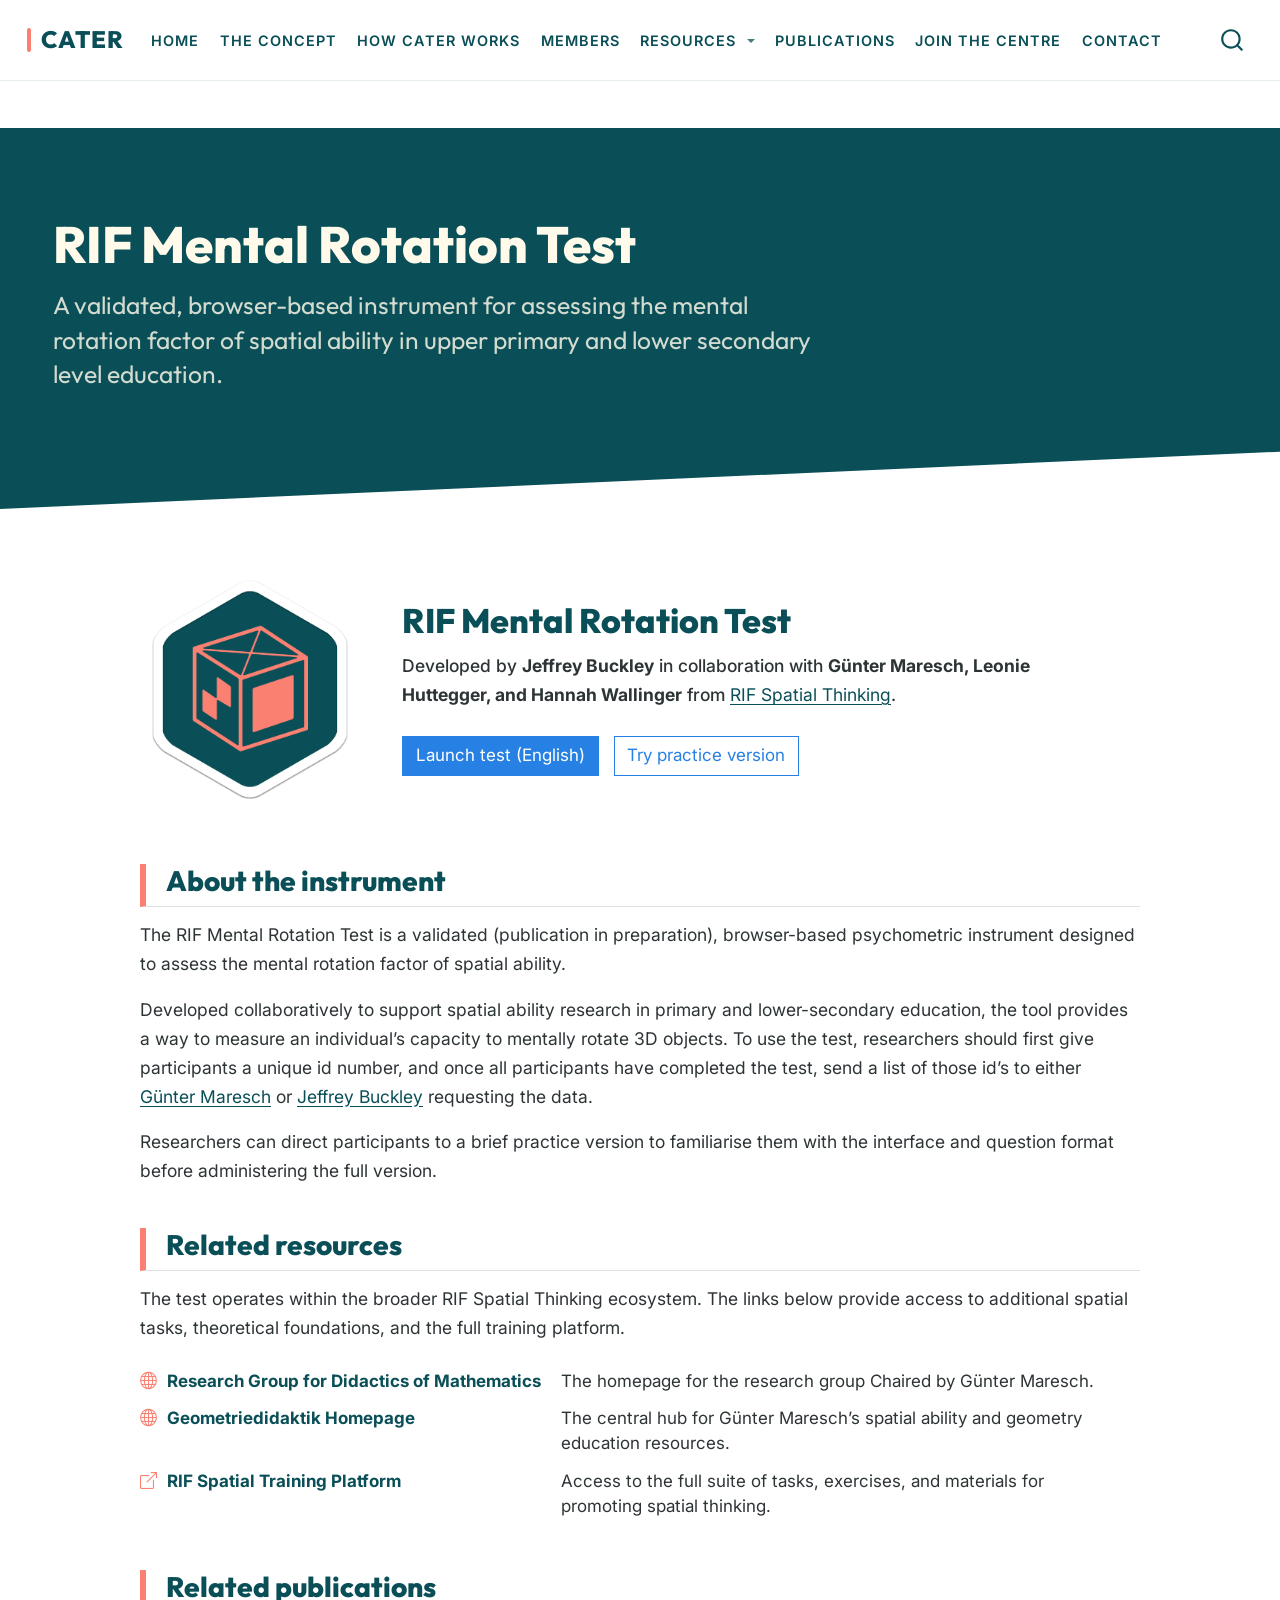
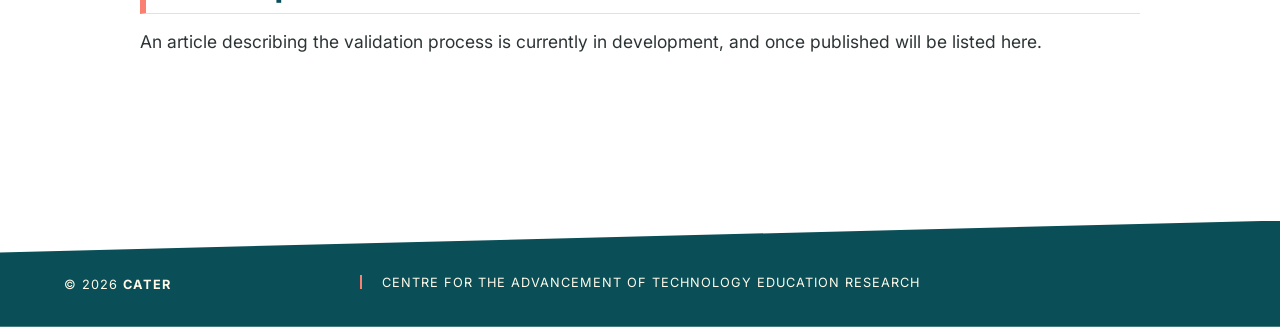
<file: instruments/rif_mrt.html>
<!DOCTYPE html>
<html xmlns="http://www.w3.org/1999/xhtml" lang="en" xml:lang="en"><head>

<meta charset="utf-8">
<meta name="generator" content="quarto-1.8.26">

<meta name="viewport" content="width=device-width, initial-scale=1.0, user-scalable=yes">


<title>rif_mrt – CATER</title>
<style>
code{white-space: pre-wrap;}
span.smallcaps{font-variant: small-caps;}
div.columns{display: flex; gap: min(4vw, 1.5em);}
div.column{flex: auto; overflow-x: auto;}
div.hanging-indent{margin-left: 1.5em; text-indent: -1.5em;}
ul.task-list{list-style: none;}
ul.task-list li input[type="checkbox"] {
  width: 0.8em;
  margin: 0 0.8em 0.2em -1em; /* quarto-specific, see https://github.com/quarto-dev/quarto-cli/issues/4556 */ 
  vertical-align: middle;
}
</style>


<script src="../site_libs/quarto-nav/quarto-nav.js"></script>
<script src="../site_libs/quarto-nav/headroom.min.js"></script>
<script src="../site_libs/clipboard/clipboard.min.js"></script>
<script src="../site_libs/quarto-search/autocomplete.umd.js"></script>
<script src="../site_libs/quarto-search/fuse.min.js"></script>
<script src="../site_libs/quarto-search/quarto-search.js"></script>
<meta name="quarto:offset" content="../">
<link href="../images/general_website_images/favicon.png" rel="icon" type="image/png">
<script src="../site_libs/quarto-html/quarto.js" type="module"></script>
<script src="../site_libs/quarto-html/tabsets/tabsets.js" type="module"></script>
<script src="../site_libs/quarto-html/axe/axe-check.js" type="module"></script>
<script src="../site_libs/quarto-html/popper.min.js"></script>
<script src="../site_libs/quarto-html/tippy.umd.min.js"></script>
<script src="../site_libs/quarto-html/anchor.min.js"></script>
<link href="../site_libs/quarto-html/tippy.css" rel="stylesheet">
<link href="../site_libs/quarto-html/quarto-syntax-highlighting-587c61ba64f3a5504c4d52d930310e48.css" rel="stylesheet" id="quarto-text-highlighting-styles">
<script src="../site_libs/bootstrap/bootstrap.min.js"></script>
<link href="../site_libs/bootstrap/bootstrap-icons.css" rel="stylesheet">
<link href="../site_libs/bootstrap/bootstrap-7433b6b8479988bcbc681e2df79588c1.min.css" rel="stylesheet" append-hash="true" id="quarto-bootstrap" data-mode="light">
<script id="quarto-search-options" type="application/json">{
  "location": "navbar",
  "copy-button": false,
  "collapse-after": 3,
  "panel-placement": "end",
  "type": "overlay",
  "limit": 50,
  "keyboard-shortcut": [
    "f",
    "/",
    "s"
  ],
  "show-item-context": false,
  "language": {
    "search-no-results-text": "No results",
    "search-matching-documents-text": "matching documents",
    "search-copy-link-title": "Copy link to search",
    "search-hide-matches-text": "Hide additional matches",
    "search-more-match-text": "more match in this document",
    "search-more-matches-text": "more matches in this document",
    "search-clear-button-title": "Clear",
    "search-text-placeholder": "",
    "search-detached-cancel-button-title": "Cancel",
    "search-submit-button-title": "Submit",
    "search-label": "Search"
  }
}</script>
<link rel="stylesheet" href="https://cdn.jsdelivr.net/npm/bootstrap-icons@1.10.0/font/bootstrap-icons.css">


</head>

<body class="nav-fixed fullcontent quarto-light">

<div id="quarto-search-results"></div>
  <header id="quarto-header" class="headroom fixed-top">
    <nav class="navbar navbar-expand-lg " data-bs-theme="dark">
      <div class="navbar-container container-fluid">
      <div class="navbar-brand-container mx-auto">
    <a class="navbar-brand" href="../index.html">
    <span class="navbar-title">CATER</span>
    </a>
  </div>
            <div id="quarto-search" class="" title="Search"></div>
          <button class="navbar-toggler" type="button" data-bs-toggle="collapse" data-bs-target="#navbarCollapse" aria-controls="navbarCollapse" role="menu" aria-expanded="false" aria-label="Toggle navigation" onclick="if (window.quartoToggleHeadroom) { window.quartoToggleHeadroom(); }">
  <span class="navbar-toggler-icon"></span>
</button>
          <div class="collapse navbar-collapse" id="navbarCollapse">
            <ul class="navbar-nav navbar-nav-scroll me-auto">
  <li class="nav-item">
    <a class="nav-link" href="../index.html"> 
<span class="menu-text">Home</span></a>
  </li>  
  <li class="nav-item">
    <a class="nav-link" href="../the_concept.html"> 
<span class="menu-text">The Concept</span></a>
  </li>  
  <li class="nav-item">
    <a class="nav-link" href="../how_cater_works.html"> 
<span class="menu-text">How CATER Works</span></a>
  </li>  
  <li class="nav-item">
    <a class="nav-link" href="../members.html"> 
<span class="menu-text">Members</span></a>
  </li>  
  <li class="nav-item dropdown ">
    <a class="nav-link dropdown-toggle" href="#" id="nav-menu-resources" role="link" data-bs-toggle="dropdown" aria-expanded="false">
 <span class="menu-text">Resources</span>
    </a>
    <ul class="dropdown-menu" aria-labelledby="nav-menu-resources">    
        <li>
    <a class="dropdown-item" href="../web_apps.html">
 <span class="dropdown-text">Web Apps</span></a>
  </li>  
        <li>
    <a class="dropdown-item" href="../measurement_instruments.html">
 <span class="dropdown-text">Measurement Instruments</span></a>
  </li>  
    </ul>
  </li>
  <li class="nav-item">
    <a class="nav-link" href="../publications.html"> 
<span class="menu-text">Publications</span></a>
  </li>  
  <li class="nav-item">
    <a class="nav-link" href="../join_the_centre.html"> 
<span class="menu-text">Join the Centre</span></a>
  </li>  
  <li class="nav-item">
    <a class="nav-link" href="mailto:jeffrey.buckley@tus.ie?subject=CATER%20enquiry"> 
<span class="menu-text">Contact</span></a>
  </li>  
</ul>
          </div> <!-- /navcollapse -->
            <div class="quarto-navbar-tools">
</div>
      </div> <!-- /container-fluid -->
    </nav>
</header>
<!-- content -->
<div id="quarto-content" class="quarto-container page-columns page-rows-contents page-layout-article page-navbar">
<!-- sidebar -->
<!-- margin-sidebar -->
    
<!-- main -->
<main class="content page-columns page-full" id="quarto-document-content"><header id="title-block-header" class="quarto-title-block"></header>




<div class="column-screen hero-mini">
<section id="rif-mental-rotation-test" class="level2 container">
<h2 class="anchored" data-anchor-id="rif-mental-rotation-test">RIF Mental Rotation Test</h2>
<p class="hero-subtitle">
A validated, browser-based instrument for assessing the mental rotation factor of spatial ability in upper primary and lower secondary level education.
</p>
</section>
</div>
<div class="container agenda-section app-profile-page">
<div class="app-profile-header">
<p><img src="../images/measurement/rif-mrt-hex.png" alt="RIF Mental Rotation Test hex badge" class="app-profile-badge"></p>
<section id="rif-mental-rotation-test-1" class="level1 app-profile-summary">
<h1>RIF Mental Rotation Test</h1>
<p class="app-profile-developers">
Developed by <strong>Jeffrey Buckley</strong> in collaboration with <strong>Günter Maresch, Leonie Huttegger, and Hannah Wallinger</strong> from <a href="https://rif4you.eu/en" target="_blank" rel="noopener noreferrer">RIF Spatial Thinking</a>.
</p>
<p>
<a class="btn btn-primary" href="https://geometriedidaktik.at/Probequizze/MR/Testv04en" target="_blank" rel="noopener noreferrer" role="button">Launch test (English)</a> <a class="btn btn-outline-primary" href="https://geometriedidaktik.at/Probequizze/MR/Test04-example-version-en" target="_blank" rel="noopener noreferrer" role="button">Try practice version</a>
</p>
</section>
</div>
<section id="about-the-instrument" class="level2">
<h2 class="anchored" data-anchor-id="about-the-instrument">About the instrument</h2>
<p>The RIF Mental Rotation Test is a validated (publication in preparation), browser-based psychometric instrument designed to assess the mental rotation factor of spatial ability.</p>
<p>Developed collaboratively to support spatial ability research in primary and lower-secondary education, the tool provides a way to measure an individual’s capacity to mentally rotate 3D objects. To use the test, researchers should first give participants a unique id number, and once all participants have completed the test, send a list of those id’s to either <a href="mailto:Guenter.MARESCH@plus.ac.at?subject=RIF%20MRT%20enquiry">Günter Maresch</a> or <a href="mailto:Jeffrey.buckley@tus.ie?subject=RIF%20MRT%20enquiry">Jeffrey Buckley</a> requesting the data.</p>
<p>Researchers can direct participants to a brief practice version to familiarise them with the interface and question format before administering the full version.</p>
</section>
<section id="related-resources" class="level2">
<h2 class="anchored" data-anchor-id="related-resources">Related resources</h2>
<p>The test operates within the broader RIF Spatial Thinking ecosystem. The links below provide access to additional spatial tasks, theoretical foundations, and the full training platform.</p>
<table class="caption-top table">
<thead>
<tr class="header">
<th>Resource</th>
<th>Description</th>
</tr>
</thead>
<tbody>
<tr class="odd">
<td><i class="bi bi-globe"></i> <a href="https://www.plus.ac.at/mathematics/department/research-groups-2/didactics-of-mathematics-and-technology/?lang=en">Research Group for Didactics of Mathematics</a></td>
<td>The homepage for the research group Chaired by Günter Maresch.</td>
</tr>
<tr class="even">
<td><i class="bi bi-globe"></i> <a href="https://geometriedidaktik.at/en/">Geometriedidaktik Homepage</a></td>
<td>The central hub for Günter Maresch’s spatial ability and geometry education resources.</td>
</tr>
<tr class="odd">
<td><i class="bi bi-box-arrow-up-right"></i> <a href="https://geometriedidaktik.at/training/aufgaben-zur-foerderung-des-raeumlichen-denkens/">RIF Spatial Training Platform</a></td>
<td>Access to the full suite of tasks, exercises, and materials for promoting spatial thinking.</td>
</tr>
</tbody>
</table>
</section>
<section id="related-publications" class="level2">
<h2 class="anchored" data-anchor-id="related-publications">Related publications</h2>
<p>An article describing the validation process is currently in development, and once published will be listed here.</p>
</section>
</div>



</main> <!-- /main -->
<script id="quarto-html-after-body" type="application/javascript">
  window.document.addEventListener("DOMContentLoaded", function (event) {
    const icon = "";
    const anchorJS = new window.AnchorJS();
    anchorJS.options = {
      placement: 'right',
      icon: icon
    };
    anchorJS.add('.anchored');
    const isCodeAnnotation = (el) => {
      for (const clz of el.classList) {
        if (clz.startsWith('code-annotation-')) {                     
          return true;
        }
      }
      return false;
    }
    const onCopySuccess = function(e) {
      // button target
      const button = e.trigger;
      // don't keep focus
      button.blur();
      // flash "checked"
      button.classList.add('code-copy-button-checked');
      var currentTitle = button.getAttribute("title");
      button.setAttribute("title", "Copied!");
      let tooltip;
      if (window.bootstrap) {
        button.setAttribute("data-bs-toggle", "tooltip");
        button.setAttribute("data-bs-placement", "left");
        button.setAttribute("data-bs-title", "Copied!");
        tooltip = new bootstrap.Tooltip(button, 
          { trigger: "manual", 
            customClass: "code-copy-button-tooltip",
            offset: [0, -8]});
        tooltip.show();    
      }
      setTimeout(function() {
        if (tooltip) {
          tooltip.hide();
          button.removeAttribute("data-bs-title");
          button.removeAttribute("data-bs-toggle");
          button.removeAttribute("data-bs-placement");
        }
        button.setAttribute("title", currentTitle);
        button.classList.remove('code-copy-button-checked');
      }, 1000);
      // clear code selection
      e.clearSelection();
    }
    const getTextToCopy = function(trigger) {
      const outerScaffold = trigger.parentElement.cloneNode(true);
      const codeEl = outerScaffold.querySelector('code');
      for (const childEl of codeEl.children) {
        if (isCodeAnnotation(childEl)) {
          childEl.remove();
        }
      }
      return codeEl.innerText;
    }
    const clipboard = new window.ClipboardJS('.code-copy-button:not([data-in-quarto-modal])', {
      text: getTextToCopy
    });
    clipboard.on('success', onCopySuccess);
    if (window.document.getElementById('quarto-embedded-source-code-modal')) {
      const clipboardModal = new window.ClipboardJS('.code-copy-button[data-in-quarto-modal]', {
        text: getTextToCopy,
        container: window.document.getElementById('quarto-embedded-source-code-modal')
      });
      clipboardModal.on('success', onCopySuccess);
    }
      var localhostRegex = new RegExp(/^(?:http|https):\/\/localhost\:?[0-9]*\//);
      var mailtoRegex = new RegExp(/^mailto:/);
        var filterRegex = new RegExp("https:\/\/cater-network\.com");
      var isInternal = (href) => {
          return filterRegex.test(href) || localhostRegex.test(href) || mailtoRegex.test(href);
      }
      // Inspect non-navigation links and adorn them if external
     var links = window.document.querySelectorAll('a[href]:not(.nav-link):not(.navbar-brand):not(.toc-action):not(.sidebar-link):not(.sidebar-item-toggle):not(.pagination-link):not(.no-external):not([aria-hidden]):not(.dropdown-item):not(.quarto-navigation-tool):not(.about-link)');
      for (var i=0; i<links.length; i++) {
        const link = links[i];
        if (!isInternal(link.href)) {
          // undo the damage that might have been done by quarto-nav.js in the case of
          // links that we want to consider external
          if (link.dataset.originalHref !== undefined) {
            link.href = link.dataset.originalHref;
          }
        }
      }
    function tippyHover(el, contentFn, onTriggerFn, onUntriggerFn) {
      const config = {
        allowHTML: true,
        maxWidth: 500,
        delay: 100,
        arrow: false,
        appendTo: function(el) {
            return el.parentElement;
        },
        interactive: true,
        interactiveBorder: 10,
        theme: 'quarto',
        placement: 'bottom-start',
      };
      if (contentFn) {
        config.content = contentFn;
      }
      if (onTriggerFn) {
        config.onTrigger = onTriggerFn;
      }
      if (onUntriggerFn) {
        config.onUntrigger = onUntriggerFn;
      }
      window.tippy(el, config); 
    }
    const noterefs = window.document.querySelectorAll('a[role="doc-noteref"]');
    for (var i=0; i<noterefs.length; i++) {
      const ref = noterefs[i];
      tippyHover(ref, function() {
        // use id or data attribute instead here
        let href = ref.getAttribute('data-footnote-href') || ref.getAttribute('href');
        try { href = new URL(href).hash; } catch {}
        const id = href.replace(/^#\/?/, "");
        const note = window.document.getElementById(id);
        if (note) {
          return note.innerHTML;
        } else {
          return "";
        }
      });
    }
    const xrefs = window.document.querySelectorAll('a.quarto-xref');
    const processXRef = (id, note) => {
      // Strip column container classes
      const stripColumnClz = (el) => {
        el.classList.remove("page-full", "page-columns");
        if (el.children) {
          for (const child of el.children) {
            stripColumnClz(child);
          }
        }
      }
      stripColumnClz(note)
      if (id === null || id.startsWith('sec-')) {
        // Special case sections, only their first couple elements
        const container = document.createElement("div");
        if (note.children && note.children.length > 2) {
          container.appendChild(note.children[0].cloneNode(true));
          for (let i = 1; i < note.children.length; i++) {
            const child = note.children[i];
            if (child.tagName === "P" && child.innerText === "") {
              continue;
            } else {
              container.appendChild(child.cloneNode(true));
              break;
            }
          }
          if (window.Quarto?.typesetMath) {
            window.Quarto.typesetMath(container);
          }
          return container.innerHTML
        } else {
          if (window.Quarto?.typesetMath) {
            window.Quarto.typesetMath(note);
          }
          return note.innerHTML;
        }
      } else {
        // Remove any anchor links if they are present
        const anchorLink = note.querySelector('a.anchorjs-link');
        if (anchorLink) {
          anchorLink.remove();
        }
        if (window.Quarto?.typesetMath) {
          window.Quarto.typesetMath(note);
        }
        if (note.classList.contains("callout")) {
          return note.outerHTML;
        } else {
          return note.innerHTML;
        }
      }
    }
    for (var i=0; i<xrefs.length; i++) {
      const xref = xrefs[i];
      tippyHover(xref, undefined, function(instance) {
        instance.disable();
        let url = xref.getAttribute('href');
        let hash = undefined; 
        if (url.startsWith('#')) {
          hash = url;
        } else {
          try { hash = new URL(url).hash; } catch {}
        }
        if (hash) {
          const id = hash.replace(/^#\/?/, "");
          const note = window.document.getElementById(id);
          if (note !== null) {
            try {
              const html = processXRef(id, note.cloneNode(true));
              instance.setContent(html);
            } finally {
              instance.enable();
              instance.show();
            }
          } else {
            // See if we can fetch this
            fetch(url.split('#')[0])
            .then(res => res.text())
            .then(html => {
              const parser = new DOMParser();
              const htmlDoc = parser.parseFromString(html, "text/html");
              const note = htmlDoc.getElementById(id);
              if (note !== null) {
                const html = processXRef(id, note);
                instance.setContent(html);
              } 
            }).finally(() => {
              instance.enable();
              instance.show();
            });
          }
        } else {
          // See if we can fetch a full url (with no hash to target)
          // This is a special case and we should probably do some content thinning / targeting
          fetch(url)
          .then(res => res.text())
          .then(html => {
            const parser = new DOMParser();
            const htmlDoc = parser.parseFromString(html, "text/html");
            const note = htmlDoc.querySelector('main.content');
            if (note !== null) {
              // This should only happen for chapter cross references
              // (since there is no id in the URL)
              // remove the first header
              if (note.children.length > 0 && note.children[0].tagName === "HEADER") {
                note.children[0].remove();
              }
              const html = processXRef(null, note);
              instance.setContent(html);
            } 
          }).finally(() => {
            instance.enable();
            instance.show();
          });
        }
      }, function(instance) {
      });
    }
        let selectedAnnoteEl;
        const selectorForAnnotation = ( cell, annotation) => {
          let cellAttr = 'data-code-cell="' + cell + '"';
          let lineAttr = 'data-code-annotation="' +  annotation + '"';
          const selector = 'span[' + cellAttr + '][' + lineAttr + ']';
          return selector;
        }
        const selectCodeLines = (annoteEl) => {
          const doc = window.document;
          const targetCell = annoteEl.getAttribute("data-target-cell");
          const targetAnnotation = annoteEl.getAttribute("data-target-annotation");
          const annoteSpan = window.document.querySelector(selectorForAnnotation(targetCell, targetAnnotation));
          const lines = annoteSpan.getAttribute("data-code-lines").split(",");
          const lineIds = lines.map((line) => {
            return targetCell + "-" + line;
          })
          let top = null;
          let height = null;
          let parent = null;
          if (lineIds.length > 0) {
              //compute the position of the single el (top and bottom and make a div)
              const el = window.document.getElementById(lineIds[0]);
              top = el.offsetTop;
              height = el.offsetHeight;
              parent = el.parentElement.parentElement;
            if (lineIds.length > 1) {
              const lastEl = window.document.getElementById(lineIds[lineIds.length - 1]);
              const bottom = lastEl.offsetTop + lastEl.offsetHeight;
              height = bottom - top;
            }
            if (top !== null && height !== null && parent !== null) {
              // cook up a div (if necessary) and position it 
              let div = window.document.getElementById("code-annotation-line-highlight");
              if (div === null) {
                div = window.document.createElement("div");
                div.setAttribute("id", "code-annotation-line-highlight");
                div.style.position = 'absolute';
                parent.appendChild(div);
              }
              div.style.top = top - 2 + "px";
              div.style.height = height + 4 + "px";
              div.style.left = 0;
              let gutterDiv = window.document.getElementById("code-annotation-line-highlight-gutter");
              if (gutterDiv === null) {
                gutterDiv = window.document.createElement("div");
                gutterDiv.setAttribute("id", "code-annotation-line-highlight-gutter");
                gutterDiv.style.position = 'absolute';
                const codeCell = window.document.getElementById(targetCell);
                const gutter = codeCell.querySelector('.code-annotation-gutter');
                gutter.appendChild(gutterDiv);
              }
              gutterDiv.style.top = top - 2 + "px";
              gutterDiv.style.height = height + 4 + "px";
            }
            selectedAnnoteEl = annoteEl;
          }
        };
        const unselectCodeLines = () => {
          const elementsIds = ["code-annotation-line-highlight", "code-annotation-line-highlight-gutter"];
          elementsIds.forEach((elId) => {
            const div = window.document.getElementById(elId);
            if (div) {
              div.remove();
            }
          });
          selectedAnnoteEl = undefined;
        };
          // Handle positioning of the toggle
      window.addEventListener(
        "resize",
        throttle(() => {
          elRect = undefined;
          if (selectedAnnoteEl) {
            selectCodeLines(selectedAnnoteEl);
          }
        }, 10)
      );
      function throttle(fn, ms) {
      let throttle = false;
      let timer;
        return (...args) => {
          if(!throttle) { // first call gets through
              fn.apply(this, args);
              throttle = true;
          } else { // all the others get throttled
              if(timer) clearTimeout(timer); // cancel #2
              timer = setTimeout(() => {
                fn.apply(this, args);
                timer = throttle = false;
              }, ms);
          }
        };
      }
        // Attach click handler to the DT
        const annoteDls = window.document.querySelectorAll('dt[data-target-cell]');
        for (const annoteDlNode of annoteDls) {
          annoteDlNode.addEventListener('click', (event) => {
            const clickedEl = event.target;
            if (clickedEl !== selectedAnnoteEl) {
              unselectCodeLines();
              const activeEl = window.document.querySelector('dt[data-target-cell].code-annotation-active');
              if (activeEl) {
                activeEl.classList.remove('code-annotation-active');
              }
              selectCodeLines(clickedEl);
              clickedEl.classList.add('code-annotation-active');
            } else {
              // Unselect the line
              unselectCodeLines();
              clickedEl.classList.remove('code-annotation-active');
            }
          });
        }
    const findCites = (el) => {
      const parentEl = el.parentElement;
      if (parentEl) {
        const cites = parentEl.dataset.cites;
        if (cites) {
          return {
            el,
            cites: cites.split(' ')
          };
        } else {
          return findCites(el.parentElement)
        }
      } else {
        return undefined;
      }
    };
    var bibliorefs = window.document.querySelectorAll('a[role="doc-biblioref"]');
    for (var i=0; i<bibliorefs.length; i++) {
      const ref = bibliorefs[i];
      const citeInfo = findCites(ref);
      if (citeInfo) {
        tippyHover(citeInfo.el, function() {
          var popup = window.document.createElement('div');
          citeInfo.cites.forEach(function(cite) {
            var citeDiv = window.document.createElement('div');
            citeDiv.classList.add('hanging-indent');
            citeDiv.classList.add('csl-entry');
            var biblioDiv = window.document.getElementById('ref-' + cite);
            if (biblioDiv) {
              citeDiv.innerHTML = biblioDiv.innerHTML;
            }
            popup.appendChild(citeDiv);
          });
          return popup.innerHTML;
        });
      }
    }
  });
  </script>
</div> <!-- /content -->
<footer class="footer">
  <div class="nav-footer">
    <div class="nav-footer-left">
<p>© 2026 <strong>CATER</strong></p>
</div>   
    <div class="nav-footer-center">
<p>Centre for the Advancement of Technology Education Research</p>
</div>
    <div class="nav-footer-right">
      &nbsp;
    </div>
  </div>
</footer>




</body></html>
</file>
<file: site_libs/quarto-html/tippy.css>
.tippy-box[data-animation=fade][data-state=hidden]{opacity:0}[data-tippy-root]{max-width:calc(100vw - 10px)}.tippy-box{position:relative;background-color:#333;color:#fff;border-radius:4px;font-size:14px;line-height:1.4;white-space:normal;outline:0;transition-property:transform,visibility,opacity}.tippy-box[data-placement^=top]>.tippy-arrow{bottom:0}.tippy-box[data-placement^=top]>.tippy-arrow:before{bottom:-7px;left:0;border-width:8px 8px 0;border-top-color:initial;transform-origin:center top}.tippy-box[data-placement^=bottom]>.tippy-arrow{top:0}.tippy-box[data-placement^=bottom]>.tippy-arrow:before{top:-7px;left:0;border-width:0 8px 8px;border-bottom-color:initial;transform-origin:center bottom}.tippy-box[data-placement^=left]>.tippy-arrow{right:0}.tippy-box[data-placement^=left]>.tippy-arrow:before{border-width:8px 0 8px 8px;border-left-color:initial;right:-7px;transform-origin:center left}.tippy-box[data-placement^=right]>.tippy-arrow{left:0}.tippy-box[data-placement^=right]>.tippy-arrow:before{left:-7px;border-width:8px 8px 8px 0;border-right-color:initial;transform-origin:center right}.tippy-box[data-inertia][data-state=visible]{transition-timing-function:cubic-bezier(.54,1.5,.38,1.11)}.tippy-arrow{width:16px;height:16px;color:#333}.tippy-arrow:before{content:"";position:absolute;border-color:transparent;border-style:solid}.tippy-content{position:relative;padding:5px 9px;z-index:1}
</file>
<file: site_libs/quarto-html/quarto-syntax-highlighting-587c61ba64f3a5504c4d52d930310e48.css>
/* quarto syntax highlight colors */
:root {
  --quarto-hl-ot-color: #003B4F;
  --quarto-hl-at-color: #657422;
  --quarto-hl-ss-color: #20794D;
  --quarto-hl-an-color: #5E5E5E;
  --quarto-hl-fu-color: #4758AB;
  --quarto-hl-st-color: #20794D;
  --quarto-hl-cf-color: #003B4F;
  --quarto-hl-op-color: #5E5E5E;
  --quarto-hl-er-color: #AD0000;
  --quarto-hl-bn-color: #AD0000;
  --quarto-hl-al-color: #AD0000;
  --quarto-hl-va-color: #111111;
  --quarto-hl-bu-color: inherit;
  --quarto-hl-ex-color: inherit;
  --quarto-hl-pp-color: #AD0000;
  --quarto-hl-in-color: #5E5E5E;
  --quarto-hl-vs-color: #20794D;
  --quarto-hl-wa-color: #5E5E5E;
  --quarto-hl-do-color: #5E5E5E;
  --quarto-hl-im-color: #00769E;
  --quarto-hl-ch-color: #20794D;
  --quarto-hl-dt-color: #AD0000;
  --quarto-hl-fl-color: #AD0000;
  --quarto-hl-co-color: #5E5E5E;
  --quarto-hl-cv-color: #5E5E5E;
  --quarto-hl-cn-color: #8f5902;
  --quarto-hl-sc-color: #5E5E5E;
  --quarto-hl-dv-color: #AD0000;
  --quarto-hl-kw-color: #003B4F;
}

/* other quarto variables */
:root {
  --quarto-font-monospace: SFMono-Regular, Menlo, Monaco, Consolas, "Liberation Mono", "Courier New", monospace;
}

/* syntax highlight based on Pandoc's rules */
pre > code.sourceCode > span {
  color: #003B4F;
}

code.sourceCode > span {
  color: #003B4F;
}

div.sourceCode,
div.sourceCode pre.sourceCode {
  color: #003B4F;
}

/* Normal */
code span {
  color: #003B4F;
}

/* Alert */
code span.al {
  color: #AD0000;
  font-style: inherit;
}

/* Annotation */
code span.an {
  color: #5E5E5E;
  font-style: inherit;
}

/* Attribute */
code span.at {
  color: #657422;
  font-style: inherit;
}

/* BaseN */
code span.bn {
  color: #AD0000;
  font-style: inherit;
}

/* BuiltIn */
code span.bu {
  font-style: inherit;
}

/* ControlFlow */
code span.cf {
  color: #003B4F;
  font-weight: bold;
  font-style: inherit;
}

/* Char */
code span.ch {
  color: #20794D;
  font-style: inherit;
}

/* Constant */
code span.cn {
  color: #8f5902;
  font-style: inherit;
}

/* Comment */
code span.co {
  color: #5E5E5E;
  font-style: inherit;
}

/* CommentVar */
code span.cv {
  color: #5E5E5E;
  font-style: italic;
}

/* Documentation */
code span.do {
  color: #5E5E5E;
  font-style: italic;
}

/* DataType */
code span.dt {
  color: #AD0000;
  font-style: inherit;
}

/* DecVal */
code span.dv {
  color: #AD0000;
  font-style: inherit;
}

/* Error */
code span.er {
  color: #AD0000;
  font-style: inherit;
}

/* Extension */
code span.ex {
  font-style: inherit;
}

/* Float */
code span.fl {
  color: #AD0000;
  font-style: inherit;
}

/* Function */
code span.fu {
  color: #4758AB;
  font-style: inherit;
}

/* Import */
code span.im {
  color: #00769E;
  font-style: inherit;
}

/* Information */
code span.in {
  color: #5E5E5E;
  font-style: inherit;
}

/* Keyword */
code span.kw {
  color: #003B4F;
  font-weight: bold;
  font-style: inherit;
}

/* Operator */
code span.op {
  color: #5E5E5E;
  font-style: inherit;
}

/* Other */
code span.ot {
  color: #003B4F;
  font-style: inherit;
}

/* Preprocessor */
code span.pp {
  color: #AD0000;
  font-style: inherit;
}

/* SpecialChar */
code span.sc {
  color: #5E5E5E;
  font-style: inherit;
}

/* SpecialString */
code span.ss {
  color: #20794D;
  font-style: inherit;
}

/* String */
code span.st {
  color: #20794D;
  font-style: inherit;
}

/* Variable */
code span.va {
  color: #111111;
  font-style: inherit;
}

/* VerbatimString */
code span.vs {
  color: #20794D;
  font-style: inherit;
}

/* Warning */
code span.wa {
  color: #5E5E5E;
  font-style: italic;
}

.prevent-inlining {
  content: "</";
}

/*# sourceMappingURL=2dce1cc6c82594539e1579de68416b47.css.map */
</file>
